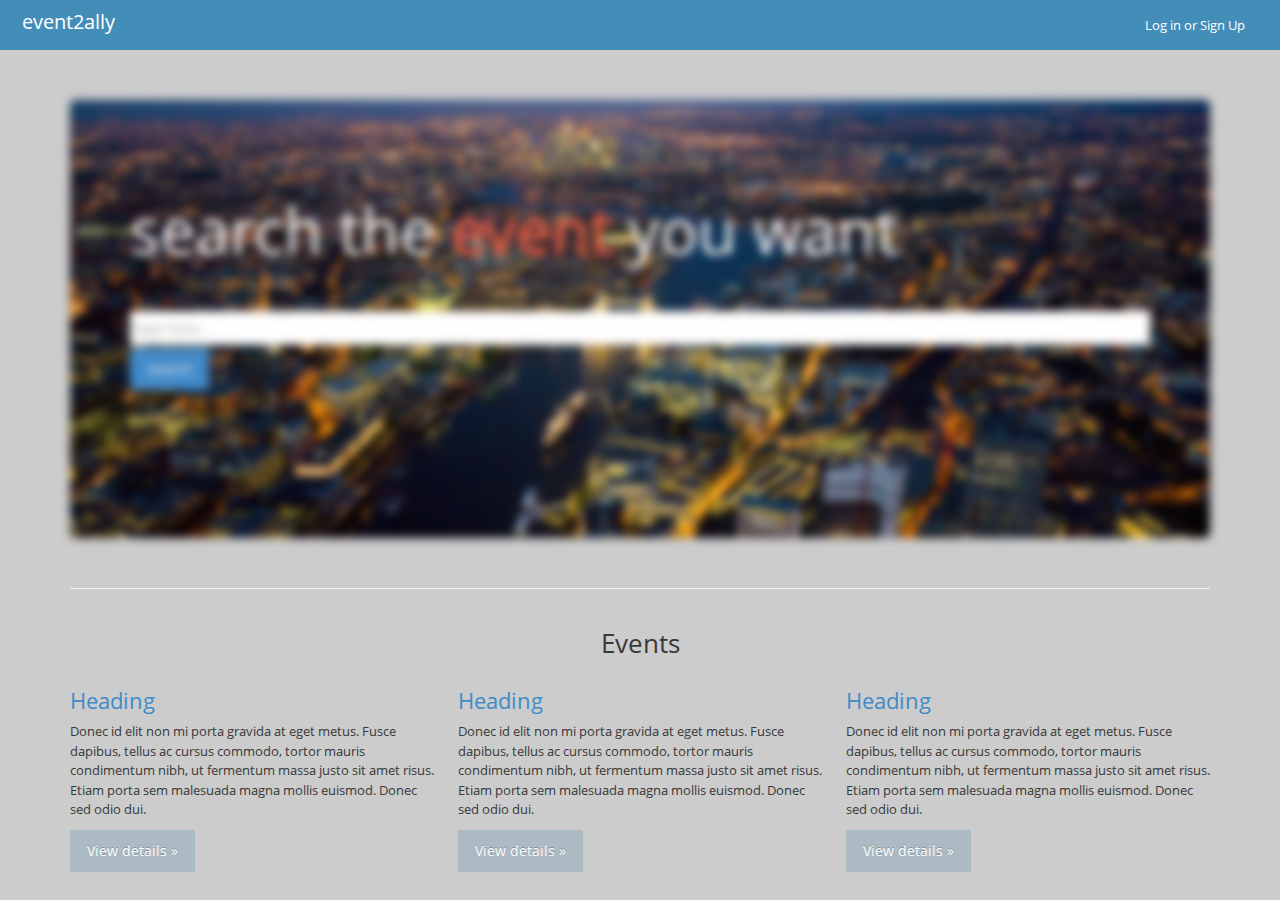
<file: index.html>
<!DOCTYPE html>
<html lang="en">
	<head>
		<meta charset="utf-8" />
		<title>Wellcome - event2ally</title>

		<meta name="description" content="overview &amp; stats" />
		<meta name="viewport" content="width=device-width, initial-scale=1.0" />

		<!-- basic styles -->

		<link href="assets/css/bootstrap.min.css" rel="stylesheet" />
		<link href="assets/css/cutom.css" rel="stylesheet" />
		<link rel="stylesheet" href="assets/css/font-awesome.min.css" />

		<!--[if IE 7]>
		  <link rel="stylesheet" href="assets/css/font-awesome-ie7.min.css" />
		<![endif]-->

		<!-- page specific plugin styles -->

		<!-- fonts -->

		<link rel="stylesheet" href="assets/css/ace-fonts.css" />

		<!-- ace styles -->

		<link rel="stylesheet" href="assets/css/ace.min.css" />
		<link rel="stylesheet" href="assets/css/ace-rtl.min.css" />
		<link rel="stylesheet" href="assets/css/ace-skins.min.css" />

		<!--[if lte IE 8]>
		  <link rel="stylesheet" href="assets/css/ace-ie.min.css" />
		<![endif]-->

		<!-- inline styles related to this page -->

		<!-- ace settings handler -->

		<script src="assets/js/ace-extra.min.js"></script>

		<!-- HTML5 shim and Respond.js IE8 support of HTML5 elements and media queries -->

		<!--[if lt IE 9]>
		<script src="assets/js/html5shiv.js"></script>
		<script src="assets/js/respond.min.js"></script>
		<![endif]-->
	</head>

	<body class="body">
		<div class="navbar navbar-default navbar-fixed-top" id="navbar">
			<script type="text/javascript">
				try{ace.settings.check('navbar' , 'fixed')}catch(e){}
			</script>

			<div class="navbar-container" id="navbar-container">
				<div class="navbar-header pull-left">
					<a href="#" class="navbar-brand">
						<small>
							
							event2ally
						</small>
					</a><!-- /.brand -->
				</div><!-- /.navbar-header -->
				<div class="navbar-header pull-right" role="navigation">
					<ul class="nav navbar-nav navbar-right">
						<li>
							<a href="login.html">Log in or Sign Up</a>
						</li>
						
						</li>
					</ul>
				</div><!-- /.navbar-header -->
			</div><!-- /.container -->
		</div>
		<div class="container" style="margin-top: 100px;">
	<div class="row clearfix">
		<div class="col-md-12 column">
			<div class="jumbotron indeks">
				<div style="margin-bottom: 50px; margin-top: 50px;">
					<h1 class="white">
						search the <b class="red">event</b> you want
					</h1>
				</div>
				<div class="form-group" style="margin-bottom: 100px;">
				 <input class="form-control" type="text" placeholder="type here...">
				 <button type="submit" class="btn btn-primary">search</button>
			    </div> 
			</div>
		</div>
	</div>
	<hr />
	<div class="row clearfix">
		<h2 class="center">Events</h2>
		<div class="col-md-4 column">
			<h3>
				<a href="#">Heading</a>
			</h3>
			<p>
				Donec id elit non mi porta gravida at eget metus. Fusce dapibus, tellus ac cursus commodo, tortor mauris condimentum nibh, ut fermentum massa justo sit amet risus. Etiam porta sem malesuada magna mollis euismod. Donec sed odio dui.
			</p>
			<p>
				<a class="btn" href="#">View details »</a>
			</p>
		</div>
		<div class="col-md-4 column">
			<h3>
				<a href="#">Heading</a>
			</h3>
			<p>
				Donec id elit non mi porta gravida at eget metus. Fusce dapibus, tellus ac cursus commodo, tortor mauris condimentum nibh, ut fermentum massa justo sit amet risus. Etiam porta sem malesuada magna mollis euismod. Donec sed odio dui.
			</p>
			<p>
				<a class="btn" href="#">View details »</a>
			</p>
		</div>
		<div class="col-md-4 column">
			<h3>
				<a href="#">Heading</a>
			</h3>
			<p>
				Donec id elit non mi porta gravida at eget metus. Fusce dapibus, tellus ac cursus commodo, tortor mauris condimentum nibh, ut fermentum massa justo sit amet risus. Etiam porta sem malesuada magna mollis euismod. Donec sed odio dui.
			</p>
			<p>
				<a class="btn" href="#">View details »</a>
			</p>
		</div>
	</div>
</div>

				<!-- basic scripts -->

		<!--[if !IE]> -->

		<script type="text/javascript">
			window.jQuery || document.write("<script src='assets/js/jquery-2.0.3.min.js'>"+"<"+"/script>");
		</script>

		<!-- <![endif]-->

		<!--[if IE]>
<script type="text/javascript">
 window.jQuery || document.write("<script src='assets/js/jquery-1.10.2.min.js'>"+"<"+"/script>");
</script>
<![endif]-->

		<script type="text/javascript">
			if("ontouchend" in document) document.write("<script src='assets/js/jquery.mobile.custom.min.js'>"+"<"+"/script>");
		</script>
		<script src="assets/js/bootstrap.min.js"></script>
		<script src="assets/js/typeahead-bs2.min.js"></script>

		<!-- page specific plugin scripts -->

		<!--[if lte IE 8]>
		  <script src="assets/js/excanvas.min.js"></script>
		<![endif]-->

		<script src="assets/js/jquery-ui-1.10.3.custom.min.js"></script>
		<script src="assets/js/jquery.ui.touch-punch.min.js"></script>
		<script src="assets/js/jquery.slimscroll.min.js"></script>
		<script src="assets/js/jquery.easy-pie-chart.min.js"></script>
		<script src="assets/js/jquery.sparkline.min.js"></script>
		<script src="assets/js/flot/jquery.flot.min.js"></script>
		<script src="assets/js/flot/jquery.flot.pie.min.js"></script>
		<script src="assets/js/flot/jquery.flot.resize.min.js"></script>
		

		<!-- ace scripts -->

		<script src="assets/js/ace-elements.min.js"></script>
		<script src="assets/js/ace.min.js"></script>

		<!-- inline scripts related to this page -->

		
	</body>
</html>
</file>
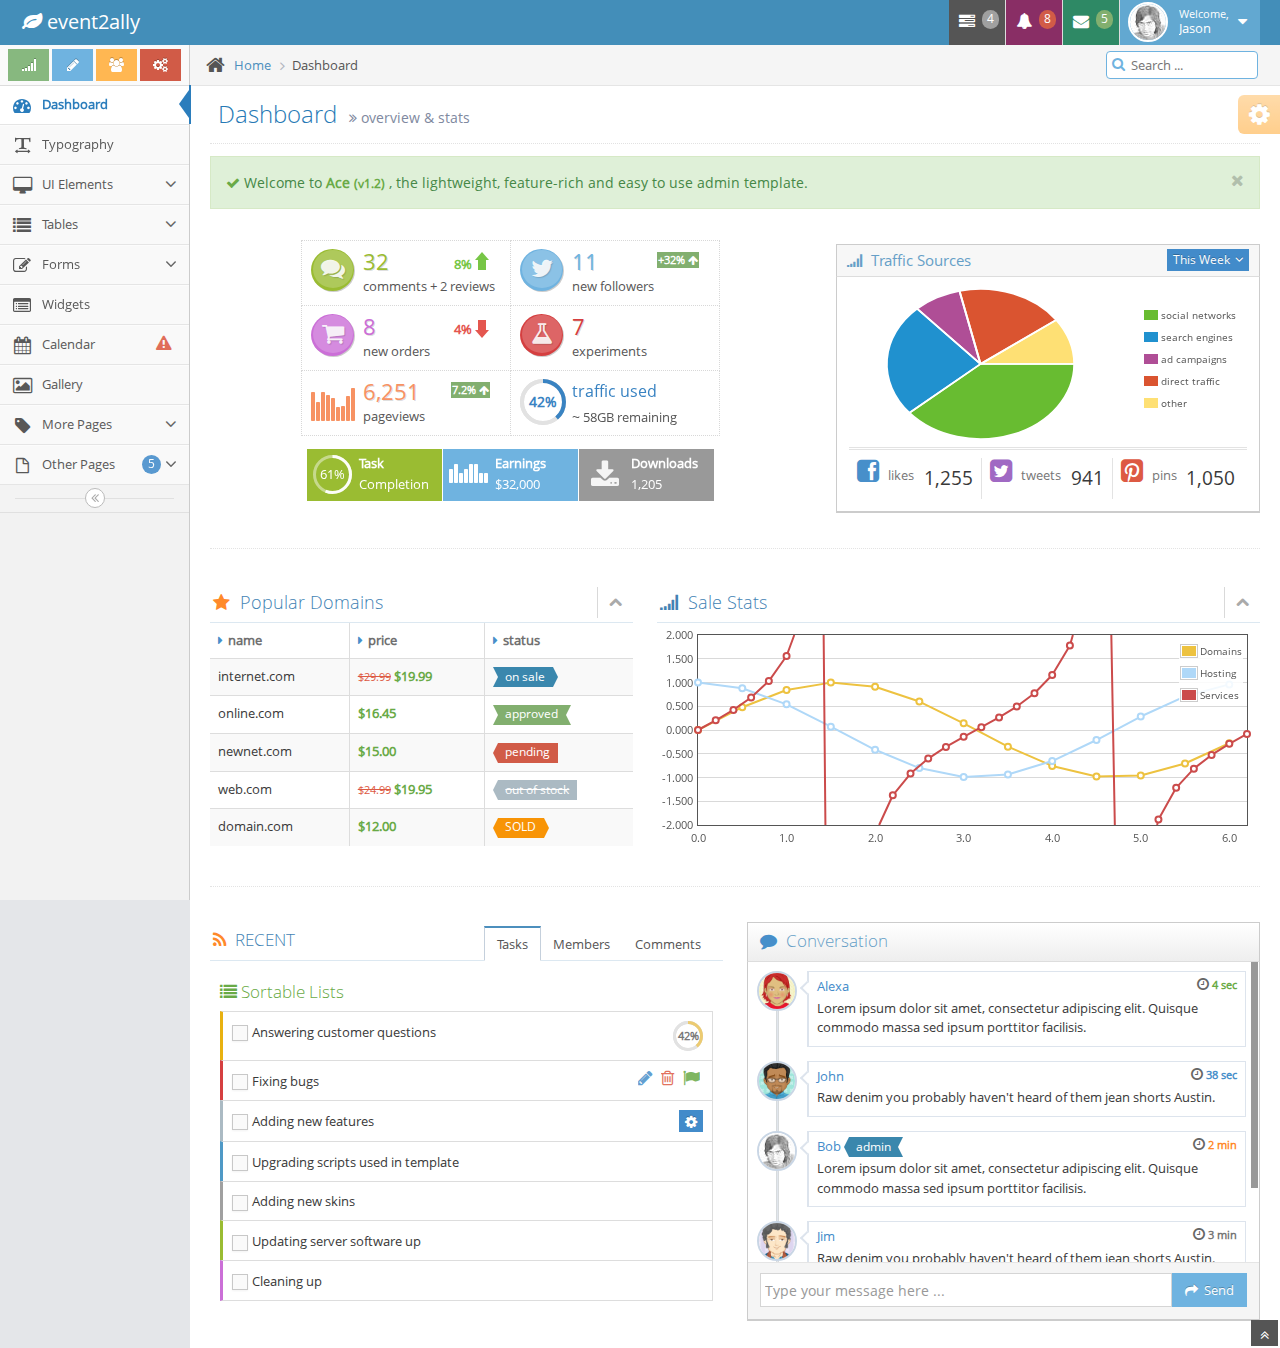
<file: coba.html>
<!DOCTYPE html>
<html lang="en">
	<head>
		<meta charset="utf-8" />
		<title>Dashboard - event2ally</title>

		<meta name="description" content="overview &amp; stats" />
		<meta name="viewport" content="width=device-width, initial-scale=1.0" />

		<!-- basic styles -->

		<link href="assets/css/bootstrap.min.css" rel="stylesheet" />
		<link rel="stylesheet" href="assets/css/font-awesome.min.css" />

		<!--[if IE 7]>
		  <link rel="stylesheet" href="assets/css/font-awesome-ie7.min.css" />
		<![endif]-->

		<!-- page specific plugin styles -->

		<!-- fonts -->

		<link rel="stylesheet" href="assets/css/ace-fonts.css" />

		<!-- ace styles -->

		<link rel="stylesheet" href="assets/css/ace.min.css" />
		<link rel="stylesheet" href="assets/css/ace-rtl.min.css" />
		<link rel="stylesheet" href="assets/css/ace-skins.min.css" />

		<!--[if lte IE 8]>
		  <link rel="stylesheet" href="assets/css/ace-ie.min.css" />
		<![endif]-->

		<!-- inline styles related to this page -->

		<!-- ace settings handler -->

		<script src="assets/js/ace-extra.min.js"></script>

		<!-- HTML5 shim and Respond.js IE8 support of HTML5 elements and media queries -->

		<!--[if lt IE 9]>
		<script src="assets/js/html5shiv.js"></script>
		<script src="assets/js/respond.min.js"></script>
		<![endif]-->
	</head>

	<body>
		<div class="navbar navbar-default" id="navbar">
			<script type="text/javascript">
				try{ace.settings.check('navbar' , 'fixed')}catch(e){}
			</script>

			<div class="navbar-container" id="navbar-container">
				<div class="navbar-header pull-left">
					<a href="#" class="navbar-brand">
						<small>
							<i class="icon-leaf"></i>
							event2ally
						</small>
					</a><!-- /.brand -->
				</div><!-- /.navbar-header -->

				<div class="navbar-header pull-right" role="navigation">
					<ul class="nav ace-nav">
						<li class="grey">
							<a data-toggle="dropdown" class="dropdown-toggle" href="#">
								<i class="icon-tasks"></i>
								<span class="badge badge-grey">4</span>
							</a>

							<ul class="pull-right dropdown-navbar dropdown-menu dropdown-caret dropdown-close">
								<li class="dropdown-header">
									<i class="icon-ok"></i>
									4 Tasks to complete
								</li>

								<li>
									<a href="#">
										<div class="clearfix">
											<span class="pull-left">Software Update</span>
											<span class="pull-right">65%</span>
										</div>

										<div class="progress progress-mini ">
											<div style="width:65%" class="progress-bar "></div>
										</div>
									</a>
								</li>

								<li>
									<a href="#">
										<div class="clearfix">
											<span class="pull-left">Hardware Upgrade</span>
											<span class="pull-right">35%</span>
										</div>

										<div class="progress progress-mini ">
											<div style="width:35%" class="progress-bar progress-bar-danger"></div>
										</div>
									</a>
								</li>

								<li>
									<a href="#">
										<div class="clearfix">
											<span class="pull-left">Unit Testing</span>
											<span class="pull-right">15%</span>
										</div>

										<div class="progress progress-mini ">
											<div style="width:15%" class="progress-bar progress-bar-warning"></div>
										</div>
									</a>
								</li>

								<li>
									<a href="#">
										<div class="clearfix">
											<span class="pull-left">Bug Fixes</span>
											<span class="pull-right">90%</span>
										</div>

										<div class="progress progress-mini progress-striped active">
											<div style="width:90%" class="progress-bar progress-bar-success"></div>
										</div>
									</a>
								</li>

								<li>
									<a href="#">
										See tasks with details
										<i class="icon-arrow-right"></i>
									</a>
								</li>
							</ul>
						</li>

						<li class="purple">
							<a data-toggle="dropdown" class="dropdown-toggle" href="#">
								<i class="icon-bell-alt icon-animated-bell"></i>
								<span class="badge badge-important">8</span>
							</a>

							<ul class="pull-right dropdown-navbar navbar-pink dropdown-menu dropdown-caret dropdown-close">
								<li class="dropdown-header">
									<i class="icon-warning-sign"></i>
									8 Notifications
								</li>

								<li>
									<a href="#">
										<div class="clearfix">
											<span class="pull-left">
												<i class="btn btn-xs no-hover btn-pink icon-comment"></i>
												New Comments
											</span>
											<span class="pull-right badge badge-info">+12</span>
										</div>
									</a>
								</li>

								<li>
									<a href="#">
										<i class="btn btn-xs btn-primary icon-user"></i>
										Bob just signed up as an editor ...
									</a>
								</li>

								<li>
									<a href="#">
										<div class="clearfix">
											<span class="pull-left">
												<i class="btn btn-xs no-hover btn-success icon-shopping-cart"></i>
												New Orders
											</span>
											<span class="pull-right badge badge-success">+8</span>
										</div>
									</a>
								</li>

								<li>
									<a href="#">
										<div class="clearfix">
											<span class="pull-left">
												<i class="btn btn-xs no-hover btn-info icon-twitter"></i>
												Followers
											</span>
											<span class="pull-right badge badge-info">+11</span>
										</div>
									</a>
								</li>

								<li>
									<a href="#">
										See all notifications
										<i class="icon-arrow-right"></i>
									</a>
								</li>
							</ul>
						</li>

						<li class="green">
							<a data-toggle="dropdown" class="dropdown-toggle" href="#">
								<i class="icon-envelope icon-animated-vertical"></i>
								<span class="badge badge-success">5</span>
							</a>

							<ul class="pull-right dropdown-navbar dropdown-menu dropdown-caret dropdown-close">
								<li class="dropdown-header">
									<i class="icon-envelope-alt"></i>
									5 Messages
								</li>

								<li>
									<a href="#">
										<img src="assets/avatars/avatar.png" class="msg-photo" alt="Alex's Avatar" />
										<span class="msg-body">
											<span class="msg-title">
												<span class="blue">Alex:</span>
												Ciao sociis natoque penatibus et auctor ...
											</span>

											<span class="msg-time">
												<i class="icon-time"></i>
												<span>a moment ago</span>
											</span>
										</span>
									</a>
								</li>

								<li>
									<a href="#">
										<img src="assets/avatars/avatar3.png" class="msg-photo" alt="Susan's Avatar" />
										<span class="msg-body">
											<span class="msg-title">
												<span class="blue">Susan:</span>
												Vestibulum id ligula porta felis euismod ...
											</span>

											<span class="msg-time">
												<i class="icon-time"></i>
												<span>20 minutes ago</span>
											</span>
										</span>
									</a>
								</li>

								<li>
									<a href="#">
										<img src="assets/avatars/avatar4.png" class="msg-photo" alt="Bob's Avatar" />
										<span class="msg-body">
											<span class="msg-title">
												<span class="blue">Bob:</span>
												Nullam quis risus eget urna mollis ornare ...
											</span>

											<span class="msg-time">
												<i class="icon-time"></i>
												<span>3:15 pm</span>
											</span>
										</span>
									</a>
								</li>

								<li>
									<a href="inbox.html">
										See all messages
										<i class="icon-arrow-right"></i>
									</a>
								</li>
							</ul>
						</li>

						<li class="light-blue">
							<a data-toggle="dropdown" href="#" class="dropdown-toggle">
								<img class="nav-user-photo" src="assets/avatars/user.jpg" alt="Jason's Photo" />
								<span class="user-info">
									<small>Welcome,</small>
									Jason
								</span>

								<i class="icon-caret-down"></i>
							</a>

							<ul class="user-menu pull-right dropdown-menu dropdown-yellow dropdown-caret dropdown-close">
								<li>
									<a href="#">
										<i class="icon-cog"></i>
										Settings
									</a>
								</li>

								<li>
									<a href="#">
										<i class="icon-user"></i>
										Profile
									</a>
								</li>

								<li class="divider"></li>

								<li>
									<a href="#">
										<i class="icon-off"></i>
										Logout
									</a>
								</li>
							</ul>
						</li>
					</ul><!-- /.ace-nav -->
				</div><!-- /.navbar-header -->
			</div><!-- /.container -->
		</div>

		<div class="main-container" id="main-container">
			<script type="text/javascript">
				try{ace.settings.check('main-container' , 'fixed')}catch(e){}
			</script>

			<div class="main-container-inner">
				<a class="menu-toggler" id="menu-toggler" href="#">
					<span class="menu-text"></span>
				</a>

				<div class="sidebar" id="sidebar">
					<script type="text/javascript">
						try{ace.settings.check('sidebar' , 'fixed')}catch(e){}
					</script>

					<div class="sidebar-shortcuts" id="sidebar-shortcuts">
						<div class="sidebar-shortcuts-large" id="sidebar-shortcuts-large">
							<button class="btn btn-success">
								<i class="icon-signal"></i>
							</button>

							<button class="btn btn-info">
								<i class="icon-pencil"></i>
							</button>

							<button class="btn btn-warning">
								<i class="icon-group"></i>
							</button>

							<button class="btn btn-danger">
								<i class="icon-cogs"></i>
							</button>
						</div>

						<div class="sidebar-shortcuts-mini" id="sidebar-shortcuts-mini">
							<span class="btn btn-success"></span>

							<span class="btn btn-info"></span>

							<span class="btn btn-warning"></span>

							<span class="btn btn-danger"></span>
						</div>
					</div><!-- #sidebar-shortcuts -->

					<ul class="nav nav-list">
						<li class="active">
							<a href="index.html">
								<i class="icon-dashboard"></i>
								<span class="menu-text"> Dashboard </span>
							</a>
						</li>

						<li>
							<a href="typography.html">
								<i class="icon-text-width"></i>
								<span class="menu-text"> Typography </span>
							</a>
						</li>

						<li>
							<a href="#" class="dropdown-toggle">
								<i class="icon-desktop"></i>
								<span class="menu-text"> UI Elements </span>

								<b class="arrow icon-angle-down"></b>
							</a>

							<ul class="submenu">
								<li>
									<a href="elements.html">
										<i class="icon-double-angle-right"></i>
										Elements
									</a>
								</li>

								<li>
									<a href="buttons.html">
										<i class="icon-double-angle-right"></i>
										Buttons &amp; Icons
									</a>
								</li>

								<li>
									<a href="treeview.html">
										<i class="icon-double-angle-right"></i>
										Treeview
									</a>
								</li>

								<li>
									<a href="jquery-ui.html">
										<i class="icon-double-angle-right"></i>
										jQuery UI
									</a>
								</li>

								<li>
									<a href="nestable-list.html">
										<i class="icon-double-angle-right"></i>
										Nestable Lists
									</a>
								</li>

								<li>
									<a href="#" class="dropdown-toggle">
										<i class="icon-double-angle-right"></i>

										Three Level Menu
										<b class="arrow icon-angle-down"></b>
									</a>

									<ul class="submenu">
										<li>
											<a href="#">
												<i class="icon-leaf"></i>
												Item #1
											</a>
										</li>

										<li>
											<a href="#" class="dropdown-toggle">
												<i class="icon-pencil"></i>

												4th level
												<b class="arrow icon-angle-down"></b>
											</a>

											<ul class="submenu">
												<li>
													<a href="#">
														<i class="icon-plus"></i>
														Add Product
													</a>
												</li>

												<li>
													<a href="#">
														<i class="icon-eye-open"></i>
														View Products
													</a>
												</li>
											</ul>
										</li>
									</ul>
								</li>
							</ul>
						</li>

						<li>
							<a href="#" class="dropdown-toggle">
								<i class="icon-list"></i>
								<span class="menu-text"> Tables </span>

								<b class="arrow icon-angle-down"></b>
							</a>

							<ul class="submenu">
								<li>
									<a href="tables.html">
										<i class="icon-double-angle-right"></i>
										Simple &amp; Dynamic
									</a>
								</li>

								<li>
									<a href="jqgrid.html">
										<i class="icon-double-angle-right"></i>
										jqGrid plugin
									</a>
								</li>
							</ul>
						</li>

						<li>
							<a href="#" class="dropdown-toggle">
								<i class="icon-edit"></i>
								<span class="menu-text"> Forms </span>

								<b class="arrow icon-angle-down"></b>
							</a>

							<ul class="submenu">
								<li>
									<a href="form-elements.html">
										<i class="icon-double-angle-right"></i>
										Form Elements
									</a>
								</li>

								<li>
									<a href="form-wizard.html">
										<i class="icon-double-angle-right"></i>
										Wizard &amp; Validation
									</a>
								</li>

								<li>
									<a href="wysiwyg.html">
										<i class="icon-double-angle-right"></i>
										Wysiwyg &amp; Markdown
									</a>
								</li>

								<li>
									<a href="dropzone.html">
										<i class="icon-double-angle-right"></i>
										Dropzone File Upload
									</a>
								</li>
							</ul>
						</li>

						<li>
							<a href="widgets.html">
								<i class="icon-list-alt"></i>
								<span class="menu-text"> Widgets </span>
							</a>
						</li>

						<li>
							<a href="calendar.html">
								<i class="icon-calendar"></i>

								<span class="menu-text">
									Calendar
									<span class="badge badge-transparent tooltip-error" title="2&nbsp;Important&nbsp;Events">
										<i class="icon-warning-sign red bigger-130"></i>
									</span>
								</span>
							</a>
						</li>

						<li>
							<a href="gallery.html">
								<i class="icon-picture"></i>
								<span class="menu-text"> Gallery </span>
							</a>
						</li>

						<li>
							<a href="#" class="dropdown-toggle">
								<i class="icon-tag"></i>
								<span class="menu-text"> More Pages </span>

								<b class="arrow icon-angle-down"></b>
							</a>

							<ul class="submenu">
								<li>
									<a href="profile.html">
										<i class="icon-double-angle-right"></i>
										User Profile
									</a>
								</li>

								<li>
									<a href="inbox.html">
										<i class="icon-double-angle-right"></i>
										Inbox
									</a>
								</li>

								<li>
									<a href="pricing.html">
										<i class="icon-double-angle-right"></i>
										Pricing Tables
									</a>
								</li>

								<li>
									<a href="invoice.html">
										<i class="icon-double-angle-right"></i>
										Invoice
									</a>
								</li>

								<li>
									<a href="timeline.html">
										<i class="icon-double-angle-right"></i>
										Timeline
									</a>
								</li>

								<li>
									<a href="login.html">
										<i class="icon-double-angle-right"></i>
										Login &amp; Register
									</a>
								</li>
							</ul>
						</li>

						<li>
							<a href="#" class="dropdown-toggle">
								<i class="icon-file-alt"></i>

								<span class="menu-text">
									Other Pages
									<span class="badge badge-primary ">5</span>
								</span>

								<b class="arrow icon-angle-down"></b>
							</a>

							<ul class="submenu">
								<li>
									<a href="faq.html">
										<i class="icon-double-angle-right"></i>
										FAQ
									</a>
								</li>

								<li>
									<a href="error-404.html">
										<i class="icon-double-angle-right"></i>
										Error 404
									</a>
								</li>

								<li>
									<a href="error-500.html">
										<i class="icon-double-angle-right"></i>
										Error 500
									</a>
								</li>

								<li>
									<a href="grid.html">
										<i class="icon-double-angle-right"></i>
										Grid
									</a>
								</li>

								<li>
									<a href="blank.html">
										<i class="icon-double-angle-right"></i>
										Blank Page
									</a>
								</li>
							</ul>
						</li>
					</ul><!-- /.nav-list -->

					<div class="sidebar-collapse" id="sidebar-collapse">
						<i class="icon-double-angle-left" data-icon1="icon-double-angle-left" data-icon2="icon-double-angle-right"></i>
					</div>

					<script type="text/javascript">
						try{ace.settings.check('sidebar' , 'collapsed')}catch(e){}
					</script>
				</div>

				<div class="main-content">
					<div class="breadcrumbs" id="breadcrumbs">
						<script type="text/javascript">
							try{ace.settings.check('breadcrumbs' , 'fixed')}catch(e){}
						</script>

						<ul class="breadcrumb">
							<li>
								<i class="icon-home home-icon"></i>
								<a href="#">Home</a>
							</li>
							<li class="active">Dashboard</li>
						</ul><!-- .breadcrumb -->

						<div class="nav-search" id="nav-search">
							<form class="form-search">
								<span class="input-icon">
									<input type="text" placeholder="Search ..." class="nav-search-input" id="nav-search-input" autocomplete="off" />
									<i class="icon-search nav-search-icon"></i>
								</span>
							</form>
						</div><!-- #nav-search -->
					</div>

					<div class="page-content">
						<div class="page-header">
							<h1>
								Dashboard
								<small>
									<i class="icon-double-angle-right"></i>
									overview &amp; stats
								</small>
							</h1>
						</div><!-- /.page-header -->

						<div class="row">
							<div class="col-xs-12">
								<!-- PAGE CONTENT BEGINS -->

								<div class="alert alert-block alert-success">
									<button type="button" class="close" data-dismiss="alert">
										<i class="icon-remove"></i>
									</button>

									<i class="icon-ok green"></i>

									Welcome to
									<strong class="green">
										Ace
										<small>(v1.2)</small>
									</strong>
									,
	the lightweight, feature-rich and easy to use admin template.
								</div>

								<div class="row">
									<div class="space-6"></div>

									<div class="col-sm-7 infobox-container">
										<div class="infobox infobox-green  ">
											<div class="infobox-icon">
												<i class="icon-comments"></i>
											</div>

											<div class="infobox-data">
												<span class="infobox-data-number">32</span>
												<div class="infobox-content">comments + 2 reviews</div>
											</div>
											<div class="stat stat-success">8%</div>
										</div>

										<div class="infobox infobox-blue  ">
											<div class="infobox-icon">
												<i class="icon-twitter"></i>
											</div>

											<div class="infobox-data">
												<span class="infobox-data-number">11</span>
												<div class="infobox-content">new followers</div>
											</div>

											<div class="badge badge-success">
												+32%
												<i class="icon-arrow-up"></i>
											</div>
										</div>

										<div class="infobox infobox-pink  ">
											<div class="infobox-icon">
												<i class="icon-shopping-cart"></i>
											</div>

											<div class="infobox-data">
												<span class="infobox-data-number">8</span>
												<div class="infobox-content">new orders</div>
											</div>
											<div class="stat stat-important">4%</div>
										</div>

										<div class="infobox infobox-red  ">
											<div class="infobox-icon">
												<i class="icon-beaker"></i>
											</div>

											<div class="infobox-data">
												<span class="infobox-data-number">7</span>
												<div class="infobox-content">experiments</div>
											</div>
										</div>

										<div class="infobox infobox-orange2  ">
											<div class="infobox-chart">
												<span class="sparkline" data-values="196,128,202,177,154,94,100,170,224"></span>
											</div>

											<div class="infobox-data">
												<span class="infobox-data-number">6,251</span>
												<div class="infobox-content">pageviews</div>
											</div>

											<div class="badge badge-success">
												7.2%
												<i class="icon-arrow-up"></i>
											</div>
										</div>

										<div class="infobox infobox-blue2  ">
											<div class="infobox-progress">
												<div class="easy-pie-chart percentage" data-percent="42" data-size="46">
													<span class="percent">42</span>%
												</div>
											</div>

											<div class="infobox-data">
												<span class="infobox-text">traffic used</span>

												<div class="infobox-content">
													<span class="bigger-110">~</span>
													58GB remaining
												</div>
											</div>
										</div>

										<div class="space-6"></div>

										<div class="infobox infobox-green infobox-small infobox-dark">
											<div class="infobox-progress">
												<div class="easy-pie-chart percentage" data-percent="61" data-size="39">
													<span class="percent">61</span>%
												</div>
											</div>

											<div class="infobox-data">
												<div class="infobox-content">Task</div>
												<div class="infobox-content">Completion</div>
											</div>
										</div>

										<div class="infobox infobox-blue infobox-small infobox-dark">
											<div class="infobox-chart">
												<span class="sparkline" data-values="3,4,2,3,4,4,2,2"></span>
											</div>

											<div class="infobox-data">
												<div class="infobox-content">Earnings</div>
												<div class="infobox-content">$32,000</div>
											</div>
										</div>

										<div class="infobox infobox-grey infobox-small infobox-dark">
											<div class="infobox-icon">
												<i class="icon-download-alt"></i>
											</div>

											<div class="infobox-data">
												<div class="infobox-content">Downloads</div>
												<div class="infobox-content">1,205</div>
											</div>
										</div>
									</div>

									<div class="vspace-sm"></div>

									<div class="col-sm-5">
										<div class="widget-box">
											<div class="widget-header widget-header-flat widget-header-small">
												<h5>
													<i class="icon-signal"></i>
													Traffic Sources
												</h5>

												<div class="widget-toolbar no-border">
													<button class="btn btn-minier btn-primary dropdown-toggle" data-toggle="dropdown">
														This Week
														<i class="icon-angle-down icon-on-right bigger-110"></i>
													</button>

													<ul class="dropdown-menu pull-right dropdown-125 dropdown-lighter dropdown-caret">
														<li class="active">
															<a href="#" class="blue">
																<i class="icon-caret-right bigger-110">&nbsp;</i>
																This Week
															</a>
														</li>

														<li>
															<a href="#">
																<i class="icon-caret-right bigger-110 invisible">&nbsp;</i>
																Last Week
															</a>
														</li>

														<li>
															<a href="#">
																<i class="icon-caret-right bigger-110 invisible">&nbsp;</i>
																This Month
															</a>
														</li>

														<li>
															<a href="#">
																<i class="icon-caret-right bigger-110 invisible">&nbsp;</i>
																Last Month
															</a>
														</li>
													</ul>
												</div>
											</div>

											<div class="widget-body">
												<div class="widget-main">
													<div id="piechart-placeholder"></div>

													<div class="hr hr8 hr-double"></div>

													<div class="clearfix">
														<div class="grid3">
															<span class="grey">
																<i class="icon-facebook-sign icon-2x blue"></i>
																&nbsp; likes
															</span>
															<h4 class="bigger pull-right">1,255</h4>
														</div>

														<div class="grid3">
															<span class="grey">
																<i class="icon-twitter-sign icon-2x purple"></i>
																&nbsp; tweets
															</span>
															<h4 class="bigger pull-right">941</h4>
														</div>

														<div class="grid3">
															<span class="grey">
																<i class="icon-pinterest-sign icon-2x red"></i>
																&nbsp; pins
															</span>
															<h4 class="bigger pull-right">1,050</h4>
														</div>
													</div>
												</div><!-- /widget-main -->
											</div><!-- /widget-body -->
										</div><!-- /widget-box -->
									</div><!-- /span -->
								</div><!-- /row -->

								<div class="hr hr32 hr-dotted"></div>

								<div class="row">
									<div class="col-sm-5">
										<div class="widget-box transparent">
											<div class="widget-header widget-header-flat">
												<h4 class="lighter">
													<i class="icon-star orange"></i>
													Popular Domains
												</h4>

												<div class="widget-toolbar">
													<a href="#" data-action="collapse">
														<i class="icon-chevron-up"></i>
													</a>
												</div>
											</div>

											<div class="widget-body">
												<div class="widget-main no-padding">
													<table class="table table-bordered table-striped">
														<thead class="thin-border-bottom">
															<tr>
																<th>
																	<i class="icon-caret-right blue"></i>
																	name
																</th>

																<th>
																	<i class="icon-caret-right blue"></i>
																	price
																</th>

																<th class="hidden-480">
																	<i class="icon-caret-right blue"></i>
																	status
																</th>
															</tr>
														</thead>

														<tbody>
															<tr>
																<td>internet.com</td>

																<td>
																	<small>
																		<s class="red">$29.99</s>
																	</small>
																	<b class="green">$19.99</b>
																</td>

																<td class="hidden-480">
																	<span class="label label-info arrowed-right arrowed-in">on sale</span>
																</td>
															</tr>

															<tr>
																<td>online.com</td>

																<td>
																	<small>
																		<s class="red"></s>
																	</small>
																	<b class="green">$16.45</b>
																</td>

																<td class="hidden-480">
																	<span class="label label-success arrowed-in arrowed-in-right">approved</span>
																</td>
															</tr>

															<tr>
																<td>newnet.com</td>

																<td>
																	<small>
																		<s class="red"></s>
																	</small>
																	<b class="green">$15.00</b>
																</td>

																<td class="hidden-480">
																	<span class="label label-danger arrowed">pending</span>
																</td>
															</tr>

															<tr>
																<td>web.com</td>

																<td>
																	<small>
																		<s class="red">$24.99</s>
																	</small>
																	<b class="green">$19.95</b>
																</td>

																<td class="hidden-480">
																	<span class="label arrowed">
																		<s>out of stock</s>
																	</span>
																</td>
															</tr>

															<tr>
																<td>domain.com</td>

																<td>
																	<small>
																		<s class="red"></s>
																	</small>
																	<b class="green">$12.00</b>
																</td>

																<td class="hidden-480">
																	<span class="label label-warning arrowed arrowed-right">SOLD</span>
																</td>
															</tr>
														</tbody>
													</table>
												</div><!-- /widget-main -->
											</div><!-- /widget-body -->
										</div><!-- /widget-box -->
									</div>

									<div class="col-sm-7">
										<div class="widget-box transparent">
											<div class="widget-header widget-header-flat">
												<h4 class="lighter">
													<i class="icon-signal"></i>
													Sale Stats
												</h4>

												<div class="widget-toolbar">
													<a href="#" data-action="collapse">
														<i class="icon-chevron-up"></i>
													</a>
												</div>
											</div>

											<div class="widget-body">
												<div class="widget-main padding-4">
													<div id="sales-charts"></div>
												</div><!-- /widget-main -->
											</div><!-- /widget-body -->
										</div><!-- /widget-box -->
									</div>
								</div>

								<div class="hr hr32 hr-dotted"></div>

								<div class="row">
									<div class="col-sm-6">
										<div class="widget-box transparent" id="recent-box">
											<div class="widget-header">
												<h4 class="lighter smaller">
													<i class="icon-rss orange"></i>
													RECENT
												</h4>

												<div class="widget-toolbar no-border">
													<ul class="nav nav-tabs" id="recent-tab">
														<li class="active">
															<a data-toggle="tab" href="#task-tab">Tasks</a>
														</li>

														<li>
															<a data-toggle="tab" href="#member-tab">Members</a>
														</li>

														<li>
															<a data-toggle="tab" href="#comment-tab">Comments</a>
														</li>
													</ul>
												</div>
											</div>

											<div class="widget-body">
												<div class="widget-main padding-4">
													<div class="tab-content padding-8 overflow-visible">
														<div id="task-tab" class="tab-pane active">
															<h4 class="smaller lighter green">
																<i class="icon-list"></i>
																Sortable Lists
															</h4>

															<ul id="tasks" class="item-list">
																<li class="item-orange clearfix">
																	<label class="inline">
																		<input type="checkbox" class="ace" />
																		<span class="lbl"> Answering customer questions</span>
																	</label>

																	<div class="pull-right easy-pie-chart percentage" data-size="30" data-color="#ECCB71" data-percent="42">
																		<span class="percent">42</span>%
																	</div>
																</li>

																<li class="item-red clearfix">
																	<label class="inline">
																		<input type="checkbox" class="ace" />
																		<span class="lbl"> Fixing bugs</span>
																	</label>

																	<div class="pull-right action-buttons">
																		<a href="#" class="blue">
																			<i class="icon-pencil bigger-130"></i>
																		</a>

																		<span class="vbar"></span>

																		<a href="#" class="red">
																			<i class="icon-trash bigger-130"></i>
																		</a>

																		<span class="vbar"></span>

																		<a href="#" class="green">
																			<i class="icon-flag bigger-130"></i>
																		</a>
																	</div>
																</li>

																<li class="item-default clearfix">
																	<label class="inline">
																		<input type="checkbox" class="ace" />
																		<span class="lbl"> Adding new features</span>
																	</label>

																	<div class="inline pull-right position-relative dropdown-hover">
																		<button class="btn btn-minier bigger btn-primary">
																			<i class="icon-cog icon-only bigger-120"></i>
																		</button>

																		<ul class="dropdown-menu dropdown-only-icon dropdown-yellow dropdown-caret dropdown-close pull-right">
																			<li>
																				<a href="#" class="tooltip-success" data-rel="tooltip" title="Mark&nbsp;as&nbsp;done">
																					<span class="green">
																						<i class="icon-ok bigger-110"></i>
																					</span>
																				</a>
																			</li>

																			<li>
																				<a href="#" class="tooltip-error" data-rel="tooltip" title="Delete">
																					<span class="red">
																						<i class="icon-trash bigger-110"></i>
																					</span>
																				</a>
																			</li>
																		</ul>
																	</div>
																</li>

																<li class="item-blue clearfix">
																	<label class="inline">
																		<input type="checkbox" class="ace" />
																		<span class="lbl"> Upgrading scripts used in template</span>
																	</label>
																</li>

																<li class="item-grey clearfix">
																	<label class="inline">
																		<input type="checkbox" class="ace" />
																		<span class="lbl"> Adding new skins</span>
																	</label>
																</li>

																<li class="item-green clearfix">
																	<label class="inline">
																		<input type="checkbox" class="ace" />
																		<span class="lbl"> Updating server software up</span>
																	</label>
																</li>

																<li class="item-pink clearfix">
																	<label class="inline">
																		<input type="checkbox" class="ace" />
																		<span class="lbl"> Cleaning up</span>
																	</label>
																</li>
															</ul>
														</div>

														<div id="member-tab" class="tab-pane">
															<div class="clearfix">
																<div class="itemdiv memberdiv">
																	<div class="user">
																		<img alt="Bob Doe's avatar" src="assets/avatars/user.jpg" />
																	</div>

																	<div class="body">
																		<div class="name">
																			<a href="#">Bob Doe</a>
																		</div>

																		<div class="time">
																			<i class="icon-time"></i>
																			<span class="green">20 min</span>
																		</div>

																		<div>
																			<span class="label label-warning label-sm">pending</span>

																			<div class="inline position-relative">
																				<button class="btn btn-minier bigger btn-yellow btn-no-border dropdown-toggle" data-toggle="dropdown">
																					<i class="icon-angle-down icon-only bigger-120"></i>
																				</button>

																				<ul class="dropdown-menu dropdown-only-icon dropdown-yellow pull-right dropdown-caret dropdown-close">
																					<li>
																						<a href="#" class="tooltip-success" data-rel="tooltip" title="Approve">
																							<span class="green">
																								<i class="icon-ok bigger-110"></i>
																							</span>
																						</a>
																					</li>

																					<li>
																						<a href="#" class="tooltip-warning" data-rel="tooltip" title="Reject">
																							<span class="orange">
																								<i class="icon-remove bigger-110"></i>
																							</span>
																						</a>
																					</li>

																					<li>
																						<a href="#" class="tooltip-error" data-rel="tooltip" title="Delete">
																							<span class="red">
																								<i class="icon-trash bigger-110"></i>
																							</span>
																						</a>
																					</li>
																				</ul>
																			</div>
																		</div>
																	</div>
																</div>

																<div class="itemdiv memberdiv">
																	<div class="user">
																		<img alt="Joe Doe's avatar" src="assets/avatars/avatar2.png" />
																	</div>

																	<div class="body">
																		<div class="name">
																			<a href="#">Joe Doe</a>
																		</div>

																		<div class="time">
																			<i class="icon-time"></i>
																			<span class="green">1 hour</span>
																		</div>

																		<div>
																			<span class="label label-warning label-sm">pending</span>

																			<div class="inline position-relative">
																				<button class="btn btn-minier bigger btn-yellow btn-no-border dropdown-toggle" data-toggle="dropdown">
																					<i class="icon-angle-down icon-only bigger-120"></i>
																				</button>

																				<ul class="dropdown-menu dropdown-only-icon dropdown-yellow pull-right dropdown-caret dropdown-close">
																					<li>
																						<a href="#" class="tooltip-success" data-rel="tooltip" title="Approve">
																							<span class="green">
																								<i class="icon-ok bigger-110"></i>
																							</span>
																						</a>
																					</li>

																					<li>
																						<a href="#" class="tooltip-warning" data-rel="tooltip" title="Reject">
																							<span class="orange">
																								<i class="icon-remove bigger-110"></i>
																							</span>
																						</a>
																					</li>

																					<li>
																						<a href="#" class="tooltip-error" data-rel="tooltip" title="Delete">
																							<span class="red">
																								<i class="icon-trash bigger-110"></i>
																							</span>
																						</a>
																					</li>
																				</ul>
																			</div>
																		</div>
																	</div>
																</div>

																<div class="itemdiv memberdiv">
																	<div class="user">
																		<img alt="Jim Doe's avatar" src="assets/avatars/avatar.png" />
																	</div>

																	<div class="body">
																		<div class="name">
																			<a href="#">Jim Doe</a>
																		</div>

																		<div class="time">
																			<i class="icon-time"></i>
																			<span class="green">2 hour</span>
																		</div>

																		<div>
																			<span class="label label-warning label-sm">pending</span>

																			<div class="inline position-relative">
																				<button class="btn btn-minier bigger btn-yellow btn-no-border dropdown-toggle" data-toggle="dropdown">
																					<i class="icon-angle-down icon-only bigger-120"></i>
																				</button>

																				<ul class="dropdown-menu dropdown-only-icon dropdown-yellow pull-right dropdown-caret dropdown-close">
																					<li>
																						<a href="#" class="tooltip-success" data-rel="tooltip" title="Approve">
																							<span class="green">
																								<i class="icon-ok bigger-110"></i>
																							</span>
																						</a>
																					</li>

																					<li>
																						<a href="#" class="tooltip-warning" data-rel="tooltip" title="Reject">
																							<span class="orange">
																								<i class="icon-remove bigger-110"></i>
																							</span>
																						</a>
																					</li>

																					<li>
																						<a href="#" class="tooltip-error" data-rel="tooltip" title="Delete">
																							<span class="red">
																								<i class="icon-trash bigger-110"></i>
																							</span>
																						</a>
																					</li>
																				</ul>
																			</div>
																		</div>
																	</div>
																</div>

																<div class="itemdiv memberdiv">
																	<div class="user">
																		<img alt="Alex Doe's avatar" src="assets/avatars/avatar5.png" />
																	</div>

																	<div class="body">
																		<div class="name">
																			<a href="#">Alex Doe</a>
																		</div>

																		<div class="time">
																			<i class="icon-time"></i>
																			<span class="green">3 hour</span>
																		</div>

																		<div>
																			<span class="label label-danger label-sm">blocked</span>
																		</div>
																	</div>
																</div>

																<div class="itemdiv memberdiv">
																	<div class="user">
																		<img alt="Bob Doe's avatar" src="assets/avatars/avatar2.png" />
																	</div>

																	<div class="body">
																		<div class="name">
																			<a href="#">Bob Doe</a>
																		</div>

																		<div class="time">
																			<i class="icon-time"></i>
																			<span class="green">6 hour</span>
																		</div>

																		<div>
																			<span class="label label-success label-sm arrowed-in">approved</span>
																		</div>
																	</div>
																</div>

																<div class="itemdiv memberdiv">
																	<div class="user">
																		<img alt="Susan's avatar" src="assets/avatars/avatar3.png" />
																	</div>

																	<div class="body">
																		<div class="name">
																			<a href="#">Susan</a>
																		</div>

																		<div class="time">
																			<i class="icon-time"></i>
																			<span class="green">yesterday</span>
																		</div>

																		<div>
																			<span class="label label-success label-sm arrowed-in">approved</span>
																		</div>
																	</div>
																</div>

																<div class="itemdiv memberdiv">
																	<div class="user">
																		<img alt="Phil Doe's avatar" src="assets/avatars/avatar4.png" />
																	</div>

																	<div class="body">
																		<div class="name">
																			<a href="#">Phil Doe</a>
																		</div>

																		<div class="time">
																			<i class="icon-time"></i>
																			<span class="green">2 days ago</span>
																		</div>

																		<div>
																			<span class="label label-info label-sm arrowed-in arrowed-in-right">online</span>
																		</div>
																	</div>
																</div>

																<div class="itemdiv memberdiv">
																	<div class="user">
																		<img alt="Alexa Doe's avatar" src="assets/avatars/avatar1.png" />
																	</div>

																	<div class="body">
																		<div class="name">
																			<a href="#">Alexa Doe</a>
																		</div>

																		<div class="time">
																			<i class="icon-time"></i>
																			<span class="green">3 days ago</span>
																		</div>

																		<div>
																			<span class="label label-success label-sm arrowed-in">approved</span>
																		</div>
																	</div>
																</div>
															</div>

															<div class="center">
																<i class="icon-group icon-2x green"></i>

																&nbsp;
																<a href="#">
																	See all members &nbsp;
																	<i class="icon-arrow-right"></i>
																</a>
															</div>

															<div class="hr hr-double hr8"></div>
														</div><!-- member-tab -->

														<div id="comment-tab" class="tab-pane">
															<div class="comments">
																<div class="itemdiv commentdiv">
																	<div class="user">
																		<img alt="Bob Doe's Avatar" src="assets/avatars/avatar.png" />
																	</div>

																	<div class="body">
																		<div class="name">
																			<a href="#">Bob Doe</a>
																		</div>

																		<div class="time">
																			<i class="icon-time"></i>
																			<span class="green">6 min</span>
																		</div>

																		<div class="text">
																			<i class="icon-quote-left"></i>
																			Lorem ipsum dolor sit amet, consectetur adipiscing elit. Quisque commodo massa sed ipsum porttitor facilisis &hellip;
																		</div>
																	</div>

																	<div class="tools">
																		<div class="inline position-relative">
																			<button class="btn btn-minier bigger btn-yellow dropdown-toggle" data-toggle="dropdown">
																				<i class="icon-angle-down icon-only bigger-120"></i>
																			</button>

																			<ul class="dropdown-menu dropdown-only-icon dropdown-yellow pull-right dropdown-caret dropdown-close">
																				<li>
																					<a href="#" class="tooltip-success" data-rel="tooltip" title="Approve">
																						<span class="green">
																							<i class="icon-ok bigger-110"></i>
																						</span>
																					</a>
																				</li>

																				<li>
																					<a href="#" class="tooltip-warning" data-rel="tooltip" title="Reject">
																						<span class="orange">
																							<i class="icon-remove bigger-110"></i>
																						</span>
																					</a>
																				</li>

																				<li>
																					<a href="#" class="tooltip-error" data-rel="tooltip" title="Delete">
																						<span class="red">
																							<i class="icon-trash bigger-110"></i>
																						</span>
																					</a>
																				</li>
																			</ul>
																		</div>
																	</div>
																</div>

																<div class="itemdiv commentdiv">
																	<div class="user">
																		<img alt="Jennifer's Avatar" src="assets/avatars/avatar1.png" />
																	</div>

																	<div class="body">
																		<div class="name">
																			<a href="#">Jennifer</a>
																		</div>

																		<div class="time">
																			<i class="icon-time"></i>
																			<span class="blue">15 min</span>
																		</div>

																		<div class="text">
																			<i class="icon-quote-left"></i>
																			Lorem ipsum dolor sit amet, consectetur adipiscing elit. Quisque commodo massa sed ipsum porttitor facilisis &hellip;
																		</div>
																	</div>

																	<div class="tools">
																		<div class="action-buttons bigger-125">
																			<a href="#">
																				<i class="icon-pencil blue"></i>
																			</a>

																			<a href="#">
																				<i class="icon-trash red"></i>
																			</a>
																		</div>
																	</div>
																</div>

																<div class="itemdiv commentdiv">
																	<div class="user">
																		<img alt="Joe's Avatar" src="assets/avatars/avatar2.png" />
																	</div>

																	<div class="body">
																		<div class="name">
																			<a href="#">Joe</a>
																		</div>

																		<div class="time">
																			<i class="icon-time"></i>
																			<span class="orange">22 min</span>
																		</div>

																		<div class="text">
																			<i class="icon-quote-left"></i>
																			Lorem ipsum dolor sit amet, consectetur adipiscing elit. Quisque commodo massa sed ipsum porttitor facilisis &hellip;
																		</div>
																	</div>

																	<div class="tools">
																		<div class="action-buttons bigger-125">
																			<a href="#">
																				<i class="icon-pencil blue"></i>
																			</a>

																			<a href="#">
																				<i class="icon-trash red"></i>
																			</a>
																		</div>
																	</div>
																</div>

																<div class="itemdiv commentdiv">
																	<div class="user">
																		<img alt="Rita's Avatar" src="assets/avatars/avatar3.png" />
																	</div>

																	<div class="body">
																		<div class="name">
																			<a href="#">Rita</a>
																		</div>

																		<div class="time">
																			<i class="icon-time"></i>
																			<span class="red">50 min</span>
																		</div>

																		<div class="text">
																			<i class="icon-quote-left"></i>
																			Lorem ipsum dolor sit amet, consectetur adipiscing elit. Quisque commodo massa sed ipsum porttitor facilisis &hellip;
																		</div>
																	</div>

																	<div class="tools">
																		<div class="action-buttons bigger-125">
																			<a href="#">
																				<i class="icon-pencil blue"></i>
																			</a>

																			<a href="#">
																				<i class="icon-trash red"></i>
																			</a>
																		</div>
																	</div>
																</div>
															</div>

															<div class="hr hr8"></div>

															<div class="center">
																<i class="icon-comments-alt icon-2x green"></i>

																&nbsp;
																<a href="#">
																	See all comments &nbsp;
																	<i class="icon-arrow-right"></i>
																</a>
															</div>

															<div class="hr hr-double hr8"></div>
														</div>
													</div>
												</div><!-- /widget-main -->
											</div><!-- /widget-body -->
										</div><!-- /widget-box -->
									</div><!-- /span -->

									<div class="col-sm-6">
										<div class="widget-box ">
											<div class="widget-header">
												<h4 class="lighter smaller">
													<i class="icon-comment blue"></i>
													Conversation
												</h4>
											</div>

											<div class="widget-body">
												<div class="widget-main no-padding">
													<div class="dialogs">
														<div class="itemdiv dialogdiv">
															<div class="user">
																<img alt="Alexa's Avatar" src="assets/avatars/avatar1.png" />
															</div>

															<div class="body">
																<div class="time">
																	<i class="icon-time"></i>
																	<span class="green">4 sec</span>
																</div>

																<div class="name">
																	<a href="#">Alexa</a>
																</div>
																<div class="text">Lorem ipsum dolor sit amet, consectetur adipiscing elit. Quisque commodo massa sed ipsum porttitor facilisis.</div>

																<div class="tools">
																	<a href="#" class="btn btn-minier btn-info">
																		<i class="icon-only icon-share-alt"></i>
																	</a>
																</div>
															</div>
														</div>

														<div class="itemdiv dialogdiv">
															<div class="user">
																<img alt="John's Avatar" src="assets/avatars/avatar.png" />
															</div>

															<div class="body">
																<div class="time">
																	<i class="icon-time"></i>
																	<span class="blue">38 sec</span>
																</div>

																<div class="name">
																	<a href="#">John</a>
																</div>
																<div class="text">Raw denim you probably haven&#39;t heard of them jean shorts Austin.</div>

																<div class="tools">
																	<a href="#" class="btn btn-minier btn-info">
																		<i class="icon-only icon-share-alt"></i>
																	</a>
																</div>
															</div>
														</div>

														<div class="itemdiv dialogdiv">
															<div class="user">
																<img alt="Bob's Avatar" src="assets/avatars/user.jpg" />
															</div>

															<div class="body">
																<div class="time">
																	<i class="icon-time"></i>
																	<span class="orange">2 min</span>
																</div>

																<div class="name">
																	<a href="#">Bob</a>
																	<span class="label label-info arrowed arrowed-in-right">admin</span>
																</div>
																<div class="text">Lorem ipsum dolor sit amet, consectetur adipiscing elit. Quisque commodo massa sed ipsum porttitor facilisis.</div>

																<div class="tools">
																	<a href="#" class="btn btn-minier btn-info">
																		<i class="icon-only icon-share-alt"></i>
																	</a>
																</div>
															</div>
														</div>

														<div class="itemdiv dialogdiv">
															<div class="user">
																<img alt="Jim's Avatar" src="assets/avatars/avatar4.png" />
															</div>

															<div class="body">
																<div class="time">
																	<i class="icon-time"></i>
																	<span class="grey">3 min</span>
																</div>

																<div class="name">
																	<a href="#">Jim</a>
																</div>
																<div class="text">Raw denim you probably haven&#39;t heard of them jean shorts Austin.</div>

																<div class="tools">
																	<a href="#" class="btn btn-minier btn-info">
																		<i class="icon-only icon-share-alt"></i>
																	</a>
																</div>
															</div>
														</div>

														<div class="itemdiv dialogdiv">
															<div class="user">
																<img alt="Alexa's Avatar" src="assets/avatars/avatar1.png" />
															</div>

															<div class="body">
																<div class="time">
																	<i class="icon-time"></i>
																	<span class="green">4 min</span>
																</div>

																<div class="name">
																	<a href="#">Alexa</a>
																</div>
																<div class="text">Lorem ipsum dolor sit amet, consectetur adipiscing elit.</div>

																<div class="tools">
																	<a href="#" class="btn btn-minier btn-info">
																		<i class="icon-only icon-share-alt"></i>
																	</a>
																</div>
															</div>
														</div>
													</div>

													<form>
														<div class="form-actions">
															<div class="input-group">
																<input placeholder="Type your message here ..." type="text" class="form-control" name="message" />
																<span class="input-group-btn">
																	<button class="btn btn-sm btn-info no-radius" type="button">
																		<i class="icon-share-alt"></i>
																		Send
																	</button>
																</span>
															</div>
														</div>
													</form>
												</div><!-- /widget-main -->
											</div><!-- /widget-body -->
										</div><!-- /widget-box -->
									</div><!-- /span -->
								</div><!-- /row -->

								<!-- PAGE CONTENT ENDS -->
							</div><!-- /.col -->
						</div><!-- /.row -->
					</div><!-- /.page-content -->
				</div><!-- /.main-content -->

				<div class="ace-settings-container" id="ace-settings-container">
					<div class="btn btn-app btn-xs btn-warning ace-settings-btn" id="ace-settings-btn">
						<i class="icon-cog bigger-150"></i>
					</div>

					<div class="ace-settings-box" id="ace-settings-box">
						<div>
							<div class="pull-left">
								<select id="skin-colorpicker" class="hide">
									<option data-skin="default" value="#438EB9">#438EB9</option>
									<option data-skin="skin-1" value="#222A2D">#222A2D</option>
									<option data-skin="skin-2" value="#C6487E">#C6487E</option>
									<option data-skin="skin-3" value="#D0D0D0">#D0D0D0</option>
								</select>
							</div>
							<span>&nbsp; Choose Skin</span>
						</div>

						<div>
							<input type="checkbox" class="ace ace-checkbox-2" id="ace-settings-navbar" />
							<label class="lbl" for="ace-settings-navbar"> Fixed Navbar</label>
						</div>

						<div>
							<input type="checkbox" class="ace ace-checkbox-2" id="ace-settings-sidebar" />
							<label class="lbl" for="ace-settings-sidebar"> Fixed Sidebar</label>
						</div>

						<div>
							<input type="checkbox" class="ace ace-checkbox-2" id="ace-settings-breadcrumbs" />
							<label class="lbl" for="ace-settings-breadcrumbs"> Fixed Breadcrumbs</label>
						</div>

						<div>
							<input type="checkbox" class="ace ace-checkbox-2" id="ace-settings-rtl" />
							<label class="lbl" for="ace-settings-rtl"> Right To Left (rtl)</label>
						</div>

						<div>
							<input type="checkbox" class="ace ace-checkbox-2" id="ace-settings-add-container" />
							<label class="lbl" for="ace-settings-add-container">
								Inside
								<b>.container</b>
							</label>
						</div>
					</div>
				</div><!-- /#ace-settings-container -->
			</div><!-- /.main-container-inner -->

			<a href="#" id="btn-scroll-up" class="btn-scroll-up btn btn-sm btn-inverse">
				<i class="icon-double-angle-up icon-only bigger-110"></i>
			</a>
		</div><!-- /.main-container -->

		<!-- basic scripts -->

		<!--[if !IE]> -->

		<script type="text/javascript">
			window.jQuery || document.write("<script src='assets/js/jquery-2.0.3.min.js'>"+"<"+"/script>");
		</script>

		<!-- <![endif]-->

		<!--[if IE]>
<script type="text/javascript">
 window.jQuery || document.write("<script src='assets/js/jquery-1.10.2.min.js'>"+"<"+"/script>");
</script>
<![endif]-->

		<script type="text/javascript">
			if("ontouchend" in document) document.write("<script src='assets/js/jquery.mobile.custom.min.js'>"+"<"+"/script>");
		</script>
		<script src="assets/js/bootstrap.min.js"></script>
		<script src="assets/js/typeahead-bs2.min.js"></script>

		<!-- page specific plugin scripts -->

		<!--[if lte IE 8]>
		  <script src="assets/js/excanvas.min.js"></script>
		<![endif]-->

		<script src="assets/js/jquery-ui-1.10.3.custom.min.js"></script>
		<script src="assets/js/jquery.ui.touch-punch.min.js"></script>
		<script src="assets/js/jquery.slimscroll.min.js"></script>
		<script src="assets/js/jquery.easy-pie-chart.min.js"></script>
		<script src="assets/js/jquery.sparkline.min.js"></script>
		<script src="assets/js/flot/jquery.flot.min.js"></script>
		<script src="assets/js/flot/jquery.flot.pie.min.js"></script>
		<script src="assets/js/flot/jquery.flot.resize.min.js"></script>

		<!-- ace scripts -->

		<script src="assets/js/ace-elements.min.js"></script>
		<script src="assets/js/ace.min.js"></script>

		<!-- inline scripts related to this page -->

		<script type="text/javascript">
			jQuery(function($) {
				$('.easy-pie-chart.percentage').each(function(){
					var $box = $(this).closest('.infobox');
					var barColor = $(this).data('color') || (!$box.hasClass('infobox-dark') ? $box.css('color') : 'rgba(255,255,255,0.95)');
					var trackColor = barColor == 'rgba(255,255,255,0.95)' ? 'rgba(255,255,255,0.25)' : '#E2E2E2';
					var size = parseInt($(this).data('size')) || 50;
					$(this).easyPieChart({
						barColor: barColor,
						trackColor: trackColor,
						scaleColor: false,
						lineCap: 'butt',
						lineWidth: parseInt(size/10),
						animate: /msie\s*(8|7|6)/.test(navigator.userAgent.toLowerCase()) ? false : 1000,
						size: size
					});
				})
			
				$('.sparkline').each(function(){
					var $box = $(this).closest('.infobox');
					var barColor = !$box.hasClass('infobox-dark') ? $box.css('color') : '#FFF';
					$(this).sparkline('html', {tagValuesAttribute:'data-values', type: 'bar', barColor: barColor , chartRangeMin:$(this).data('min') || 0} );
				});
			
			
			
			
			  var placeholder = $('#piechart-placeholder').css({'width':'90%' , 'min-height':'150px'});
			  var data = [
				{ label: "social networks",  data: 38.7, color: "#68BC31"},
				{ label: "search engines",  data: 24.5, color: "#2091CF"},
				{ label: "ad campaigns",  data: 8.2, color: "#AF4E96"},
				{ label: "direct traffic",  data: 18.6, color: "#DA5430"},
				{ label: "other",  data: 10, color: "#FEE074"}
			  ]
			  function drawPieChart(placeholder, data, position) {
			 	  $.plot(placeholder, data, {
					series: {
						pie: {
							show: true,
							tilt:0.8,
							highlight: {
								opacity: 0.25
							},
							stroke: {
								color: '#fff',
								width: 2
							},
							startAngle: 2
						}
					},
					legend: {
						show: true,
						position: position || "ne", 
						labelBoxBorderColor: null,
						margin:[-30,15]
					}
					,
					grid: {
						hoverable: true,
						clickable: true
					}
				 })
			 }
			 drawPieChart(placeholder, data);
			
			 /**
			 we saved the drawing function and the data to redraw with different position later when switching to RTL mode dynamically
			 so that's not needed actually.
			 */
			 placeholder.data('chart', data);
			 placeholder.data('draw', drawPieChart);
			
			
			
			  var $tooltip = $("<div class='tooltip top in'><div class='tooltip-inner'></div></div>").hide().appendTo('body');
			  var previousPoint = null;
			
			  placeholder.on('plothover', function (event, pos, item) {
				if(item) {
					if (previousPoint != item.seriesIndex) {
						previousPoint = item.seriesIndex;
						var tip = item.series['label'] + " : " + item.series['percent']+'%';
						$tooltip.show().children(0).text(tip);
					}
					$tooltip.css({top:pos.pageY + 10, left:pos.pageX + 10});
				} else {
					$tooltip.hide();
					previousPoint = null;
				}
				
			 });
			
			
			
			
			
			
				var d1 = [];
				for (var i = 0; i < Math.PI * 2; i += 0.5) {
					d1.push([i, Math.sin(i)]);
				}
			
				var d2 = [];
				for (var i = 0; i < Math.PI * 2; i += 0.5) {
					d2.push([i, Math.cos(i)]);
				}
			
				var d3 = [];
				for (var i = 0; i < Math.PI * 2; i += 0.2) {
					d3.push([i, Math.tan(i)]);
				}
				
			
				var sales_charts = $('#sales-charts').css({'width':'100%' , 'height':'220px'});
				$.plot("#sales-charts", [
					{ label: "Domains", data: d1 },
					{ label: "Hosting", data: d2 },
					{ label: "Services", data: d3 }
				], {
					hoverable: true,
					shadowSize: 0,
					series: {
						lines: { show: true },
						points: { show: true }
					},
					xaxis: {
						tickLength: 0
					},
					yaxis: {
						ticks: 10,
						min: -2,
						max: 2,
						tickDecimals: 3
					},
					grid: {
						backgroundColor: { colors: [ "#fff", "#fff" ] },
						borderWidth: 1,
						borderColor:'#555'
					}
				});
			
			
				$('#recent-box [data-rel="tooltip"]').tooltip({placement: tooltip_placement});
				function tooltip_placement(context, source) {
					var $source = $(source);
					var $parent = $source.closest('.tab-content')
					var off1 = $parent.offset();
					var w1 = $parent.width();
			
					var off2 = $source.offset();
					var w2 = $source.width();
			
					if( parseInt(off2.left) < parseInt(off1.left) + parseInt(w1 / 2) ) return 'right';
					return 'left';
				}
			
			
				$('.dialogs,.comments').slimScroll({
					height: '300px'
			    });
				
				
				//Android's default browser somehow is confused when tapping on label which will lead to dragging the task
				//so disable dragging when clicking on label
				var agent = navigator.userAgent.toLowerCase();
				if("ontouchstart" in document && /applewebkit/.test(agent) && /android/.test(agent))
				  $('#tasks').on('touchstart', function(e){
					var li = $(e.target).closest('#tasks li');
					if(li.length == 0)return;
					var label = li.find('label.inline').get(0);
					if(label == e.target || $.contains(label, e.target)) e.stopImmediatePropagation() ;
				});
			
				$('#tasks').sortable({
					opacity:0.8,
					revert:true,
					forceHelperSize:true,
					placeholder: 'draggable-placeholder',
					forcePlaceholderSize:true,
					tolerance:'pointer',
					stop: function( event, ui ) {//just for Chrome!!!! so that dropdowns on items don't appear below other items after being moved
						$(ui.item).css('z-index', 'auto');
					}
					}
				);
				$('#tasks').disableSelection();
				$('#tasks input:checkbox').removeAttr('checked').on('click', function(){
					if(this.checked) $(this).closest('li').addClass('selected');
					else $(this).closest('li').removeClass('selected');
				});
				
			
			})
		</script>
	</body>
</html>
</file>
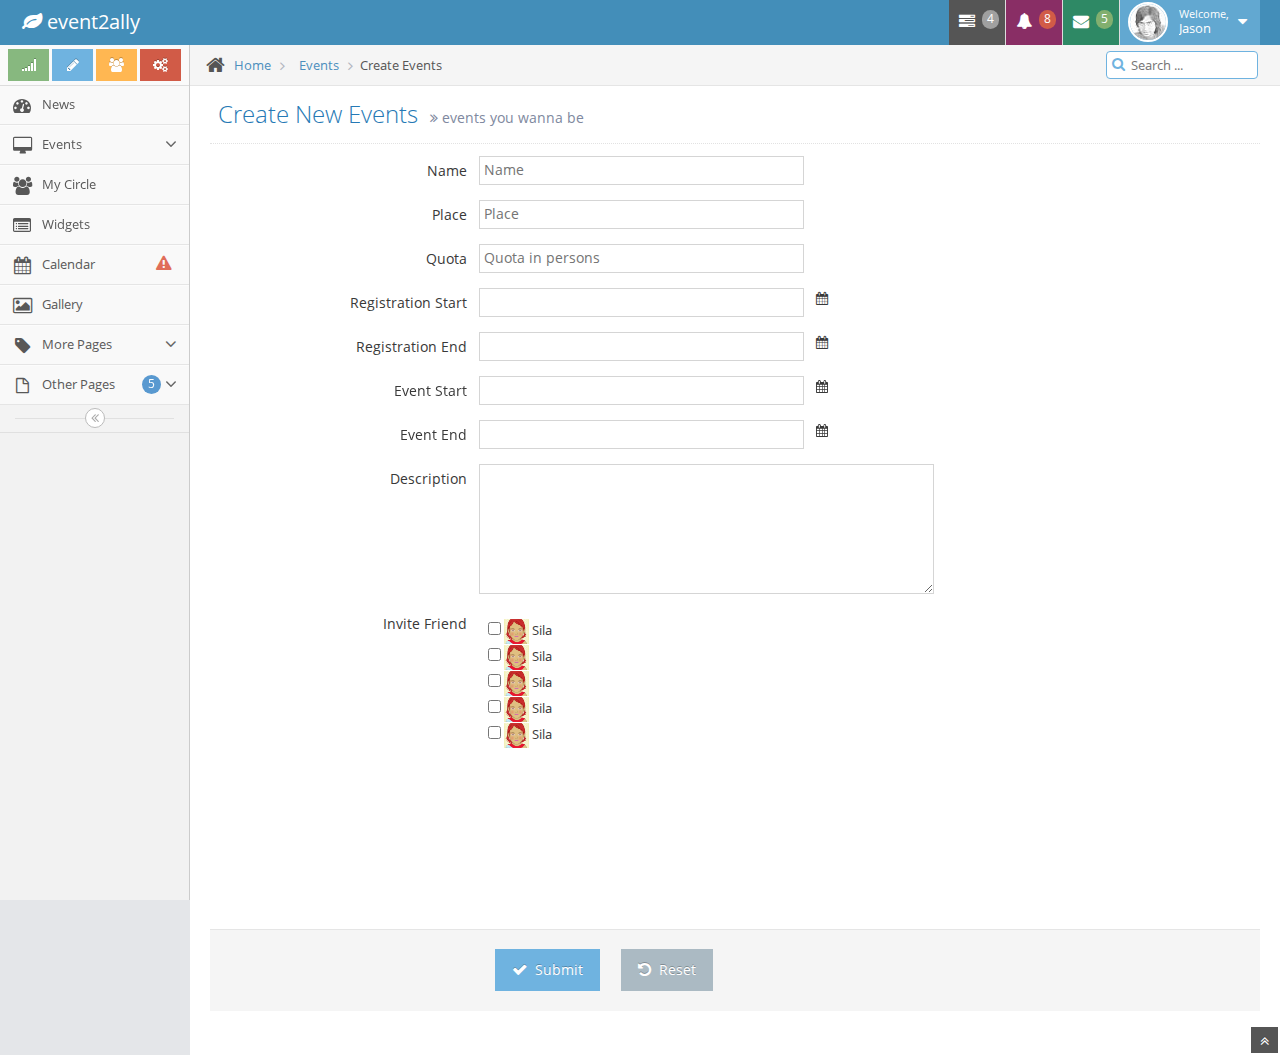
<file: event_create.html>
<!DOCTYPE html>
<html lang="en">
	<head>
		<meta charset="utf-8" />
		<title>Create Events</title>

		<meta name="description" content="Restyling jQuery UI Widgets and Elements" />
		<meta name="viewport" content="width=device-width, initial-scale=1.0" />

		<!-- basic styles -->

		<link href="assets/css/bootstrap.min.css" rel="stylesheet" />
		<link rel="stylesheet" href="assets/css/font-awesome.min.css" />

		<!--[if IE 7]>
		  <link rel="stylesheet" href="assets/css/font-awesome-ie7.min.css" />
		<![endif]-->

		<!-- page specific plugin styles -->

		<link rel="stylesheet" href="assets/css/jquery-ui-1.10.3.full.min.css" />

		<!-- fonts -->

		<link rel="stylesheet" href="assets/css/ace-fonts.css" />

		<!-- ace styles -->

		<link rel="stylesheet" href="assets/css/ace.min.css" />
		<link rel="stylesheet" href="assets/css/ace-rtl.min.css" />
		<link rel="stylesheet" href="assets/css/ace-skins.min.css" />

		<!--[if lte IE 8]>
		  <link rel="stylesheet" href="assets/css/ace-ie.min.css" />
		<![endif]-->

		<!-- inline styles related to this page -->

		<!-- ace settings handler -->

		<script src="assets/js/ace-extra.min.js"></script>
	</head>

	<body>
		<div class="navbar navbar-default" id="navbar">
			<script type="text/javascript">
				try{ace.settings.check('navbar' , 'fixed')}catch(e){}
			</script>

			<div class="navbar-container" id="navbar-container">
				<div class="navbar-header pull-left">
					<a href="#" class="navbar-brand">
						<small>
							<i class="icon-leaf"></i>
							event2ally
						</small>
					</a><!-- /.brand -->
				</div><!-- /.navbar-header -->

				<div class="navbar-header pull-right" role="navigation">
					<ul class="nav ace-nav">
						<li class="grey">
							<a data-toggle="dropdown" class="dropdown-toggle" href="#">
								<i class="icon-tasks"></i>
								<span class="badge badge-grey">4</span>
							</a>

							<ul class="pull-right dropdown-navbar dropdown-menu dropdown-caret dropdown-close">
								<li class="dropdown-header">
									<i class="icon-ok"></i>
									4 Tasks to complete
								</li>

								<li>
									<a href="#">
										<div class="clearfix">
											<span class="pull-left">Software Update</span>
											<span class="pull-right">65%</span>
										</div>

										<div class="progress progress-mini ">
											<div style="width:65%" class="progress-bar "></div>
										</div>
									</a>
								</li>

								<li>
									<a href="#">
										<div class="clearfix">
											<span class="pull-left">Hardware Upgrade</span>
											<span class="pull-right">35%</span>
										</div>

										<div class="progress progress-mini ">
											<div style="width:35%" class="progress-bar progress-bar-danger"></div>
										</div>
									</a>
								</li>

								<li>
									<a href="#">
										<div class="clearfix">
											<span class="pull-left">Unit Testing</span>
											<span class="pull-right">15%</span>
										</div>

										<div class="progress progress-mini ">
											<div style="width:15%" class="progress-bar progress-bar-warning"></div>
										</div>
									</a>
								</li>

								<li>
									<a href="#">
										<div class="clearfix">
											<span class="pull-left">Bug Fixes</span>
											<span class="pull-right">90%</span>
										</div>

										<div class="progress progress-mini progress-striped active">
											<div style="width:90%" class="progress-bar progress-bar-success"></div>
										</div>
									</a>
								</li>

								<li>
									<a href="#">
										See tasks with details
										<i class="icon-arrow-right"></i>
									</a>
								</li>
							</ul>
						</li>

						<li class="purple">
							<a data-toggle="dropdown" class="dropdown-toggle" href="#">
								<i class="icon-bell-alt icon-animated-bell"></i>
								<span class="badge badge-important">8</span>
							</a>

							<ul class="pull-right dropdown-navbar navbar-pink dropdown-menu dropdown-caret dropdown-close">
								<li class="dropdown-header">
									<i class="icon-warning-sign"></i>
									8 Notifications
								</li>

								<li>
									<a href="#">
										<div class="clearfix">
											<span class="pull-left">
												<i class="btn btn-xs no-hover btn-pink icon-comment"></i>
												New Comments
											</span>
											<span class="pull-right badge badge-info">+12</span>
										</div>
									</a>
								</li>

								<li>
									<a href="#">
										<i class="btn btn-xs btn-primary icon-user"></i>
										Bob just signed up as an editor ...
									</a>
								</li>

								<li>
									<a href="#">
										<div class="clearfix">
											<span class="pull-left">
												<i class="btn btn-xs no-hover btn-success icon-shopping-cart"></i>
												New Orders
											</span>
											<span class="pull-right badge badge-success">+8</span>
										</div>
									</a>
								</li>

								<li>
									<a href="#">
										<div class="clearfix">
											<span class="pull-left">
												<i class="btn btn-xs no-hover btn-info icon-twitter"></i>
												Followers
											</span>
											<span class="pull-right badge badge-info">+11</span>
										</div>
									</a>
								</li>

								<li>
									<a href="#">
										See all notifications
										<i class="icon-arrow-right"></i>
									</a>
								</li>
							</ul>
						</li>

						<li class="green">
							<a data-toggle="dropdown" class="dropdown-toggle" href="#">
								<i class="icon-envelope icon-animated-vertical"></i>
								<span class="badge badge-success">5</span>
							</a>

							<ul class="pull-right dropdown-navbar dropdown-menu dropdown-caret dropdown-close">
								<li class="dropdown-header">
									<i class="icon-envelope-alt"></i>
									5 Messages
								</li>

								<li>
									<a href="#">
										<img src="assets/avatars/avatar.png" class="msg-photo" alt="Alex's Avatar" />
										<span class="msg-body">
											<span class="msg-title">
												<span class="blue">Alex:</span>
												Ciao sociis natoque penatibus et auctor ...
											</span>

											<span class="msg-time">
												<i class="icon-time"></i>
												<span>a moment ago</span>
											</span>
										</span>
									</a>
								</li>

								<li>
									<a href="#">
										<img src="assets/avatars/avatar3.png" class="msg-photo" alt="Susan's Avatar" />
										<span class="msg-body">
											<span class="msg-title">
												<span class="blue">Susan:</span>
												Vestibulum id ligula porta felis euismod ...
											</span>

											<span class="msg-time">
												<i class="icon-time"></i>
												<span>20 minutes ago</span>
											</span>
										</span>
									</a>
								</li>

								<li>
									<a href="#">
										<img src="assets/avatars/avatar4.png" class="msg-photo" alt="Bob's Avatar" />
										<span class="msg-body">
											<span class="msg-title">
												<span class="blue">Bob:</span>
												Nullam quis risus eget urna mollis ornare ...
											</span>

											<span class="msg-time">
												<i class="icon-time"></i>
												<span>3:15 pm</span>
											</span>
										</span>
									</a>
								</li>

								<li>
									<a href="inbox.html">
										See all messages
										<i class="icon-arrow-right"></i>
									</a>
								</li>
							</ul>
						</li>

						<li class="light-blue">
							<a data-toggle="dropdown" href="#" class="dropdown-toggle">
								<img class="nav-user-photo" src="assets/avatars/user.jpg" alt="Jason's Photo" />
								<span class="user-info">
									<small>Welcome,</small>
									Jason
								</span>

								<i class="icon-caret-down"></i>
							</a>

							<ul class="user-menu pull-right dropdown-menu dropdown-yellow dropdown-caret dropdown-close">
								<li>
									<a href="#">
										<i class="icon-cog"></i>
										Settings
									</a>
								</li>

								<li>
									<a href="#">
										<i class="icon-user"></i>
										Profile
									</a>
								</li>

								<li class="divider"></li>

								<li>
									<a href="#">
										<i class="icon-off"></i>
										Logout
									</a>
								</li>
							</ul>
						</li>
					</ul><!-- /.ace-nav -->
				</div><!-- /.navbar-header -->
			</div><!-- /.container -->
		</div>

		<div class="main-container" id="main-container">
			<script type="text/javascript">
				try{ace.settings.check('main-container' , 'fixed')}catch(e){}
			</script>

			<div class="main-container-inner">
				<a class="menu-toggler" id="menu-toggler" href="#">
					<span class="menu-text"></span>
				</a>

				<div class="sidebar" id="sidebar">
					<script type="text/javascript">
						try{ace.settings.check('sidebar' , 'fixed')}catch(e){}
					</script>

					<div class="sidebar-shortcuts" id="sidebar-shortcuts">
						<div class="sidebar-shortcuts-large" id="sidebar-shortcuts-large">
							<button class="btn btn-success">
								<i class="icon-signal"></i>
							</button>

							<button class="btn btn-info">
								<i class="icon-pencil"></i>
							</button>

							<button class="btn btn-warning">
								<i class="icon-group"></i>
							</button>

							<button class="btn btn-danger">
								<i class="icon-cogs"></i>
							</button>
						</div>

						<div class="sidebar-shortcuts-mini" id="sidebar-shortcuts-mini">
							<span class="btn btn-success"></span>

							<span class="btn btn-info"></span>

							<span class="btn btn-warning"></span>

							<span class="btn btn-danger"></span>
						</div>
					</div><!-- #sidebar-shortcuts -->

					<ul class="nav nav-list">
						<li>
							<a href="news.html">
								<i class="icon-dashboard"></i>
								<span class="menu-text"> News </span>
							</a>
						</li>
						<li>
							<a href="#" class="dropdown-toggle">
								<i class="icon-desktop"></i>
								<span class="menu-text"> Events </span>

								<b class="arrow icon-angle-down"></b>
							</a>

							<ul class="submenu">
								<li>
									<a href="#">
										<i class="icon-double-angle-right"></i>
										My Events
									</a>
								</li>
								<li>
									<a href="#">
										<i class="icon-double-angle-right"></i>
										Create Events
									</a>
								</li>

								

								
							</ul>
						</li>

						
						<li>
							<a href="mycircle.html">
								<i class="icon-group"></i>
								<span class="menu-text"> My Circle </span>
							</a>
						</li>

						<li>
							<a href="#">
								<i class="icon-list-alt"></i>
								<span class="menu-text"> Widgets </span>
							</a>
						</li>

						<li>
							<a href="#">
								<i class="icon-calendar"></i>

								<span class="menu-text">
									Calendar
									<span class="badge badge-transparent tooltip-error" title="2&nbsp;Important&nbsp;Events">
										<i class="icon-warning-sign red bigger-130"></i>
									</span>
								</span>
							</a>
						</li>

						<li>
							<a href="gallery.html">
								<i class="icon-picture"></i>
								<span class="menu-text"> Gallery </span>
							</a>
						</li>

						<li>
							<a href="#" class="dropdown-toggle">
								<i class="icon-tag"></i>
								<span class="menu-text"> More Pages </span>

								<b class="arrow icon-angle-down"></b>
							</a>

							<ul class="submenu">
								<li>
									<a href="#">
										<i class="icon-double-angle-right"></i>
										User Profile
									</a>
								</li>

								<li>
									<a href="#">
										<i class="icon-double-angle-right"></i>
										Inbox
									</a>
								</li>

								<li>
									<a href="#">
										<i class="icon-double-angle-right"></i>
										Pricing Tables
									</a>
								</li>

								<li>
									<a href="#">
										<i class="icon-double-angle-right"></i>
										Invoice
									</a>
								</li>

								<li>
									<a href="#">
										<i class="icon-double-angle-right"></i>
										Timeline
									</a>
								</li>

								<li>
									<a href="#">
										<i class="icon-double-angle-right"></i>
										Login &amp; Register
									</a>
								</li>
							</ul>
						</li>

						<li>
							<a href="#" class="dropdown-toggle">
								<i class="icon-file-alt"></i>

								<span class="menu-text">
									Other Pages
									<span class="badge badge-primary ">5</span>
								</span>

								<b class="arrow icon-angle-down"></b>
							</a>

							<ul class="submenu">
								<li>
									<a href="#">
										<i class="icon-double-angle-right"></i>
										FAQ
									</a>
								</li>

								<li>
									<a href="#l">
										<i class="icon-double-angle-right"></i>
										Error 404
									</a>
								</li>

								<li>
									<a href="#">
										<i class="icon-double-angle-right"></i>
										Error 500
									</a>
								</li>

								<li>
									<a href="#">
										<i class="icon-double-angle-right"></i>
										Grid
									</a>
								</li>

								<li>
									<a href="#">
										<i class="icon-double-angle-right"></i>
										Blank Page
									</a>
								</li>
							</ul>
						</li>
					</ul><!-- /.nav-list -->

					<div class="sidebar-collapse" id="sidebar-collapse">
						<i class="icon-double-angle-left" data-icon1="icon-double-angle-left" data-icon2="icon-double-angle-right"></i>
					</div>

					<script type="text/javascript">
						try{ace.settings.check('sidebar' , 'collapsed')}catch(e){}
					</script>
		</div>
				<div class="main-content">
					<div class="breadcrumbs" id="breadcrumbs">
						<script type="text/javascript">
							try{ace.settings.check('breadcrumbs' , 'fixed')}catch(e){}
						</script>

						<ul class="breadcrumb">
							<li>
								<i class="icon-home home-icon"></i>
								<a href="#">Home</a>
							</li>

							<li>
								<a href="#">Events</a>
							</li>
							<li class="active">Create Events</li>
						</ul><!-- .breadcrumb -->

						<div class="nav-search" id="nav-search">
							<form class="form-search">
								<span class="input-icon">
									<input type="text" placeholder="Search ..." class="nav-search-input" id="nav-search-input" autocomplete="off" />
									<i class="icon-search nav-search-icon"></i>
								</span>
							</form>
						</div><!-- #nav-search -->
					</div>

					<div class="page-content">
						<div class="page-header">
							<h1>
								Create New Events
								<small>
									<i class="icon-double-angle-right"></i>
									events you wanna be
								</small>
							</h1>
						</div><!-- /.page-header -->

						<div class="row">
							<div class="col-xs-12">
								<!-- PAGE CONTENT BEGINS -->

								<div class="row">
									<div class="col-xs-12">
										<form class="form-horizontal" role="form">
										<div class="form-group">
										<label class="col-sm-3 control-label no-padding-right" for="form-field-2"> Name </label>

										<div class="col-sm-9">
											<input type="password" id="form-field-2" placeholder="Name" class="col-xs-10 col-sm-5" />
											
										</div>
									</div>
									<div class="form-group">
										<label class="col-sm-3 control-label no-padding-right" for="form-field-2"> Place </label>

										<div class="col-sm-9">
											<input type="password" id="form-field-2" placeholder="Place" class="col-xs-10 col-sm-5" />
											
										</div>
									</div>
									<div class="form-group">
										<label class="col-sm-3 control-label no-padding-right" for="form-field-2"> Quota </label>

										<div class="col-sm-9">
											<input type="password" id="form-field-2" placeholder="Quota in persons" class="col-xs-10 col-sm-5" />
											
										</div>
									</div>
									<div class="form-group">
										<label class="col-sm-3 control-label no-padding-right" for="form-field-2"> Registration Start </label>

										<div class="col-sm-9">
											<input type="text" id="datepicker1" class="ol-xs-10 col-sm-5" />
											<span class="help-inline col-xs-12 col-sm-7">
												<span class="middle"><i class="icon-calendar"></i></span>
											</span>
										</div>
									</div>
									<div class="form-group">
										<label class="col-sm-3 control-label no-padding-right" for="form-field-2"> Registration End </label>

										<div class="col-sm-9">
											<input type="text" id="datepicker2" class="ol-xs-10 col-sm-5" />
											<span class="help-inline col-xs-12 col-sm-7">
												<span class="middle"><i class="icon-calendar"></i></span>
											</span>
										</div>
									</div>
									<div class="form-group">
										<label class="col-sm-3 control-label no-padding-right" for="form-field-2"> Event Start </label>

										<div class="col-sm-9">
											<input type="text" id="datepicker3" class="ol-xs-10 col-sm-5" />
											<span class="help-inline col-xs-12 col-sm-7">
												<span class="middle"><i class="icon-calendar"></i></span>
											</span>
										</div>
									</div>
									<div class="form-group">
										<label class="col-sm-3 control-label no-padding-right" for="form-field-2"> Event End </label>

										<div class="col-sm-9">
											<input type="text" id="datepicker4" class="ol-xs-10 col-sm-5" />
											<span class="help-inline col-xs-12 col-sm-7">
												<span class="middle"><i class="icon-calendar"></i></span>
											</span>
										</div>
									</div>
									<div class="form-group">
										<label class="col-sm-3 control-label no-padding-right" for="form-field-2"> Description </label>

										<div class="col-sm-9">
											<textarea type="text" id="form-field-2" class="col-xs-10 col-sm-7" rows="7">
												
											</textarea>
											
										</div>
									</div>
									<div class="form-group">
										<label class="col-sm-3 control-label no-padding-right" for="form-field-2"> Invite Friend </label>

										<div class="col-sm-9">
											<div class="widget-main no-padding">
												<div class="slimScrollDiv" style="position: relative; overflow: hidden; width: auto; height: 300px;">
													<div class="dialogs" style="overflow: hidden; width: auto; height: 300px;">
														<div class="dialogdiv">
															<input type="checkbox" /> <img src="assets/avatars/avatar1.png" alt="Rose Doe's avatar" width="25" /> Sila
														</div>
														<div class="dialogdiv">
															<input type="checkbox" /> <img src="assets/avatars/avatar1.png" alt="Rose Doe's avatar" width="25" /> Sila
														</div>
														<div class="dialogdiv">
															<input type="checkbox" /> <img src="assets/avatars/avatar1.png" alt="Rose Doe's avatar" width="25" /> Sila
														</div>
														<div class="dialogdiv">
															<input type="checkbox" /> <img src="assets/avatars/avatar1.png" alt="Rose Doe's avatar" width="25" /> Sila
														</div>
														<div class="dialogdiv">
															<input type="checkbox" /> <img src="assets/avatars/avatar1.png" alt="Rose Doe's avatar" width="25" /> Sila
														</div>
													</div>
												</div>
											</div>
										</div>
									</div>
									<div class="clearfix form-actions">
										<div class="col-md-offset-3 col-md-9">
											<button class="btn btn-info" type="button">
												<i class="icon-ok bigger-110"></i>
												Submit
											</button>

											&nbsp; &nbsp; &nbsp;
											<button class="btn" type="reset">
												<i class="icon-undo bigger-110"></i>
												Reset
											</button>
										</div>
									</div>
										</form>
									</div><!-- ./span -->

								</div><!-- ./row-fluid -->

								<!-- PAGE CONTENT ENDS -->
							</div><!-- /.col -->
						</div><!-- /.row -->
					</div><!-- /.page-content -->
				</div><!-- /.main-content -->

				
			</div><!-- /.main-container-inner -->

			<a href="#" id="btn-scroll-up" class="btn-scroll-up btn btn-sm btn-inverse">
				<i class="icon-double-angle-up icon-only bigger-110"></i>
			</a>
		</div><!-- /.main-container -->

		<!-- basic scripts -->

		<!--[if !IE]> -->

		<script type="text/javascript">
			window.jQuery || document.write("<script src='assets/js/jquery-2.0.3.min.js'>"+"<"+"/script>");
		</script>

		<!-- <![endif]-->

		<!--[if IE]>
<script type="text/javascript">
 window.jQuery || document.write("<script src='assets/js/jquery-1.10.2.min.js'>"+"<"+"/script>");
</script>
<![endif]-->

		<script type="text/javascript">
			if("ontouchend" in document) document.write("<script src='assets/js/jquery.mobile.custom.min.js'>"+"<"+"/script>");
		</script>
		<script src="assets/js/bootstrap.min.js"></script>
		<script src="assets/js/typeahead-bs2.min.js"></script>

		<!-- page specific plugin scripts -->

		<script src="assets/js/jquery-ui-1.10.3.full.min.js"></script>
		<script src="assets/js/jquery.ui.touch-punch.min.js"></script>

		<!-- ace scripts -->

		<script src="assets/js/ace-elements.min.js"></script>
		<script src="assets/js/ace.min.js"></script>

		<!-- inline scripts related to this page -->

		<script type="text/javascript">
			jQuery(function($) {
			
				$( "#datepicker1" ).datepicker({
					showOtherMonths: true,
					selectOtherMonths: false,
					//isRTL:true,
			
					
					
					changeMonth: true,
					changeYear: true,
					
					showButtonPanel: true,
					beforeShow: function() {
						//change button colors
						var datepicker = $(this).datepicker( "widget" );
						setTimeout(function(){
							var buttons = datepicker.find('.ui-datepicker-buttonpane')
							.find('button');
							buttons.eq(0).addClass('btn btn-xs');
							buttons.eq(1).addClass('btn btn-xs btn-success');
							buttons.wrapInner('<span class="bigger-110" />');
						}, 0);
					}
			
				});
			$( "#datepicker2" ).datepicker({
					showOtherMonths: true,
					selectOtherMonths: false,
					//isRTL:true,
			
					
					
					changeMonth: true,
					changeYear: true,
					
					showButtonPanel: true,
					beforeShow: function() {
						//change button colors
						var datepicker = $(this).datepicker( "widget" );
						setTimeout(function(){
							var buttons = datepicker.find('.ui-datepicker-buttonpane')
							.find('button');
							buttons.eq(0).addClass('btn btn-xs');
							buttons.eq(1).addClass('btn btn-xs btn-success');
							buttons.wrapInner('<span class="bigger-110" />');
						}, 0);
					}
		
				});
			$( "#datepicker3" ).datepicker({
					showOtherMonths: true,
					selectOtherMonths: false,
					//isRTL:true,
			
					
					
					changeMonth: true,
					changeYear: true,
					
					showButtonPanel: true,
					beforeShow: function() {
						//change button colors
						var datepicker = $(this).datepicker( "widget" );
						setTimeout(function(){
							var buttons = datepicker.find('.ui-datepicker-buttonpane')
							.find('button');
							buttons.eq(0).addClass('btn btn-xs');
							buttons.eq(1).addClass('btn btn-xs btn-success');
							buttons.wrapInner('<span class="bigger-110" />');
						}, 0);
					}
			
				});
				$( "#datepicker4" ).datepicker({
					showOtherMonths: true,
					selectOtherMonths: false,
					//isRTL:true,
			
					
					
					changeMonth: true,
					changeYear: true,
					
					showButtonPanel: true,
					beforeShow: function() {
						//change button colors
						var datepicker = $(this).datepicker( "widget" );
						setTimeout(function(){
							var buttons = datepicker.find('.ui-datepicker-buttonpane')
							.find('button');
							buttons.eq(0).addClass('btn btn-xs');
							buttons.eq(1).addClass('btn btn-xs btn-success');
							buttons.wrapInner('<span class="bigger-110" />');
						}, 0);
					}
			
				});
				//override dialog's title function to allow for HTML titles
				$.widget("ui.dialog", $.extend({}, $.ui.dialog.prototype, {
					_title: function(title) {
						var $title = this.options.title || '&nbsp;'
						if( ("title_html" in this.options) && this.options.title_html == true )
							title.html($title);
						else title.text($title);
					}
				}));
			
				$( "#id-btn-dialog1" ).on('click', function(e) {
					e.preventDefault();
			
					var dialog = $( "#dialog-message" ).removeClass('hide').dialog({
						modal: true,
						title: "<div class='widget-header widget-header-small'><h4 class='smaller'><i class='icon-ok'></i> jQuery UI Dialog</h4></div>",
						title_html: true,
						buttons: [ 
							{
								text: "Cancel",
								"class" : "btn btn-xs",
								click: function() {
									$( this ).dialog( "close" ); 
								} 
							},
							{
								text: "OK",
								"class" : "btn btn-primary btn-xs",
								click: function() {
									$( this ).dialog( "close" ); 
								} 
							}
						]
					});
			
					/**
					dialog.data( "uiDialog" )._title = function(title) {
						title.html( this.options.title );
					};
					**/
				});
			
			
				$( "#id-btn-dialog2" ).on('click', function(e) {
					e.preventDefault();
				
					$( "#dialog-confirm" ).removeClass('hide').dialog({
						resizable: false,
						modal: true,
						title: "<div class='widget-header'><h4 class='smaller'><i class='icon-warning-sign red'></i> Empty the recycle bin?</h4></div>",
						title_html: true,
						buttons: [
							{
								html: "<i class='icon-trash bigger-110'></i>&nbsp; Delete all items",
								"class" : "btn btn-danger btn-xs",
								click: function() {
									$( this ).dialog( "close" );
								}
							}
							,
							{
								html: "<i class='icon-remove bigger-110'></i>&nbsp; Cancel",
								"class" : "btn btn-xs",
								click: function() {
									$( this ).dialog( "close" );
								}
							}
						]
					});
				});
			
			
				
				//autocomplete
				 var availableTags = [
					"ActionScript",
					"AppleScript",
					"Asp",
					"BASIC",
					"C",
					"C++",
					"Clojure",
					"COBOL",
					"ColdFusion",
					"Erlang",
					"Fortran",
					"Groovy",
					"Haskell",
					"Java",
					"JavaScript",
					"Lisp",
					"Perl",
					"PHP",
					"Python",
					"Ruby",
					"Scala",
					"Scheme"
				];
				$( "#tags" ).autocomplete({
					source: availableTags
				});
			
				//custom autocomplete (category selection)
				$.widget( "custom.catcomplete", $.ui.autocomplete, {
					_renderMenu: function( ul, items ) {
						var that = this,
						currentCategory = "";
						$.each( items, function( index, item ) {
							if ( item.category != currentCategory ) {
								ul.append( "<li class='ui-autocomplete-category'>" + item.category + "</li>" );
								currentCategory = item.category;
							}
							that._renderItemData( ul, item );
						});
					}
				});
				
				 var data = [
					{ label: "anders", category: "" },
					{ label: "andreas", category: "" },
					{ label: "antal", category: "" },
					{ label: "annhhx10", category: "Products" },
					{ label: "annk K12", category: "Products" },
					{ label: "annttop C13", category: "Products" },
					{ label: "anders andersson", category: "People" },
					{ label: "andreas andersson", category: "People" },
					{ label: "andreas johnson", category: "People" }
				];
				$( "#search" ).catcomplete({
					delay: 0,
					source: data
				});
				
				
				//tooltips
				$( "#show-option" ).tooltip({
					show: {
						effect: "slideDown",
						delay: 250
					}
				});
			
				$( "#hide-option" ).tooltip({
					hide: {
						effect: "explode",
						delay: 250
					}
				});
			
				$( "#open-event" ).tooltip({
					show: null,
					position: {
						my: "left top",
						at: "left bottom"
					},
					open: function( event, ui ) {
						ui.tooltip.animate({ top: ui.tooltip.position().top + 10 }, "fast" );
					}
				});
			
			
				//Menu
				$( "#menu" ).menu();
			
			
				//spinner
				var spinner = $( "#spinner" ).spinner({
					create: function( event, ui ) {
						//add custom classes and icons
						$(this)
						.next().addClass('btn btn-success').html('<i class="icon-plus"></i>')
						.next().addClass('btn btn-danger').html('<i class="icon-minus"></i>')
						
						//larger buttons on touch devices
						if(ace.click_event == "tap") $(this).closest('.ui-spinner').addClass('ui-spinner-touch');
					}
				});
			
				//slider example
				$( "#slider" ).slider({
					range: true,
					min: 0,
					max: 500,
					values: [ 75, 300 ]
				});
			
			
			
				//jquery accordion
				$( "#accordion" ).accordion({
					collapsible: true ,
					heightStyle: "content",
					animate: 250,
					header: ".accordion-header"
				}).sortable({
					axis: "y",
					handle: ".accordion-header",
					stop: function( event, ui ) {
						// IE doesn't register the blur when sorting
						// so trigger focusout handlers to remove .ui-state-focus
						ui.item.children( ".accordion-header" ).triggerHandler( "focusout" );
					}
				});
				//jquery tabs
				$( "#tabs" ).tabs();
				
				
				//progressbar
				$( "#progressbar" ).progressbar({
					value: 37,
					create: function( event, ui ) {
						$(this).addClass('progress progress-striped active')
							   .children(0).addClass('progress-bar progress-bar-success');
					}
				});
					
			});
		</script>
	</body>
</html>
</file>
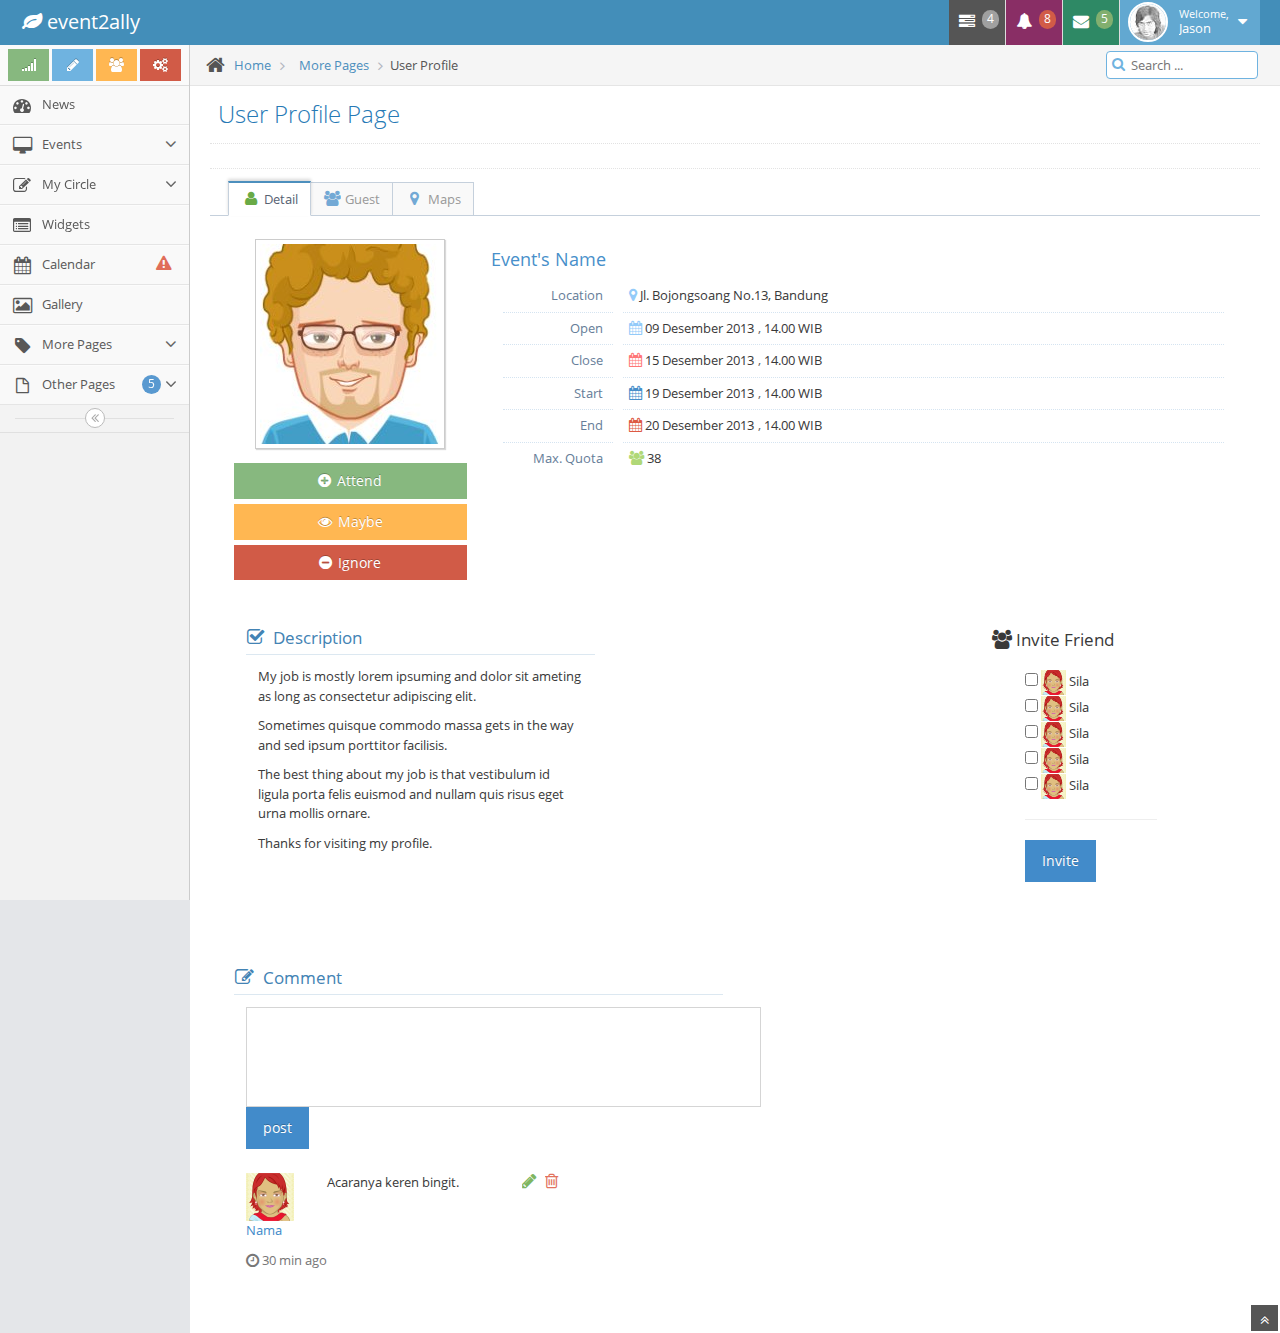
<file: event_detail.html>
<!DOCTYPE html>
<html lang="en">
	<head>
		<meta charset="utf-8" />
		<title>User Profile Page - event2ally</title>

		<meta name="description" content="3 styles with inline editable feature" />
		<meta name="viewport" content="width=device-width, initial-scale=1.0" />

		<!-- basic styles -->

		<link href="assets/css/bootstrap.min.css" rel="stylesheet" />
		<link rel="stylesheet" href="assets/css/font-awesome.min.css" />

		<!--[if IE 7]>
		  <link rel="stylesheet" href="assets/css/font-awesome-ie7.min.css" />
		<![endif]-->

		<!-- page specific plugin styles -->

		<link rel="stylesheet" href="assets/css/jquery-ui-1.10.3.custom.min.css" />
		<link rel="stylesheet" href="assets/css/jquery.gritter.css" />
		<link rel="stylesheet" href="assets/css/select2.css" />
		<link rel="stylesheet" href="assets/css/bootstrap-editable.css" />

		<!-- fonts -->

		<link rel="stylesheet" href="assets/css/ace-fonts.css" />

		<!-- ace styles -->

		<link rel="stylesheet" href="assets/css/ace.min.css" />
		<link rel="stylesheet" href="assets/css/ace-rtl.min.css" />
		<link rel="stylesheet" href="assets/css/ace-skins.min.css" />

		<!--[if lte IE 8]>
		  <link rel="stylesheet" href="assets/css/ace-ie.min.css" />
		<![endif]-->

		<!-- inline styles related to this page -->

		<!-- ace settings handler -->

		<script src="assets/js/ace-extra.min.js"></script>

		<!-- HTML5 shim and Respond.js IE8 support of HTML5 elements and media queries -->

		<!--[if lt IE 9]>
		<script src="assets/js/html5shiv.js"></script>
		<script src="assets/js/respond.min.js"></script>
		<![endif]-->
	</head>

	<body>
		<div class="navbar navbar-default" id="navbar">
			<script type="text/javascript">
				try{ace.settings.check('navbar' , 'fixed')}catch(e){}
			</script>

			<div class="navbar-container" id="navbar-container">
				<div class="navbar-header pull-left">
					<a href="#" class="navbar-brand">
						<small>
							<i class="icon-leaf"></i>
							event2ally
						</small>
					</a><!-- /.brand -->
				</div><!-- /.navbar-header -->

				<div class="navbar-header pull-right" role="navigation">
					<ul class="nav ace-nav">
						<li class="grey">
							<a data-toggle="dropdown" class="dropdown-toggle" href="#">
								<i class="icon-tasks"></i>
								<span class="badge badge-grey">4</span>
							</a>

							<ul class="pull-right dropdown-navbar dropdown-menu dropdown-caret dropdown-close">
								<li class="dropdown-header">
									<i class="icon-ok"></i>
									4 Tasks to complete
								</li>

								<li>
									<a href="#">
										<div class="clearfix">
											<span class="pull-left">Software Update</span>
											<span class="pull-right">65%</span>
										</div>

										<div class="progress progress-mini ">
											<div style="width:65%" class="progress-bar "></div>
										</div>
									</a>
								</li>

								<li>
									<a href="#">
										<div class="clearfix">
											<span class="pull-left">Hardware Upgrade</span>
											<span class="pull-right">35%</span>
										</div>

										<div class="progress progress-mini ">
											<div style="width:35%" class="progress-bar progress-bar-danger"></div>
										</div>
									</a>
								</li>

								<li>
									<a href="#">
										<div class="clearfix">
											<span class="pull-left">Unit Testing</span>
											<span class="pull-right">15%</span>
										</div>

										<div class="progress progress-mini ">
											<div style="width:15%" class="progress-bar progress-bar-warning"></div>
										</div>
									</a>
								</li>

								<li>
									<a href="#">
										<div class="clearfix">
											<span class="pull-left">Bug Fixes</span>
											<span class="pull-right">90%</span>
										</div>

										<div class="progress progress-mini progress-striped active">
											<div style="width:90%" class="progress-bar progress-bar-success"></div>
										</div>
									</a>
								</li>

								<li>
									<a href="#">
										See tasks with details
										<i class="icon-arrow-right"></i>
									</a>
								</li>
							</ul>
						</li>

						<li class="purple">
							<a data-toggle="dropdown" class="dropdown-toggle" href="#">
								<i class="icon-bell-alt icon-animated-bell"></i>
								<span class="badge badge-important">8</span>
							</a>

							<ul class="pull-right dropdown-navbar navbar-pink dropdown-menu dropdown-caret dropdown-close">
								<li class="dropdown-header">
									<i class="icon-warning-sign"></i>
									8 Notifications
								</li>

								<li>
									<a href="#">
										<div class="clearfix">
											<span class="pull-left">
												<i class="btn btn-xs no-hover btn-pink icon-comment"></i>
												New Comments
											</span>
											<span class="pull-right badge badge-info">+12</span>
										</div>
									</a>
								</li>

								<li>
									<a href="#">
										<i class="btn btn-xs btn-primary icon-user"></i>
										Bob just signed up as an editor ...
									</a>
								</li>

								<li>
									<a href="#">
										<div class="clearfix">
											<span class="pull-left">
												<i class="btn btn-xs no-hover btn-success icon-shopping-cart"></i>
												New Orders
											</span>
											<span class="pull-right badge badge-success">+8</span>
										</div>
									</a>
								</li>

								<li>
									<a href="#">
										<div class="clearfix">
											<span class="pull-left">
												<i class="btn btn-xs no-hover btn-info icon-twitter"></i>
												Followers
											</span>
											<span class="pull-right badge badge-info">+11</span>
										</div>
									</a>
								</li>

								<li>
									<a href="#">
										See all notifications
										<i class="icon-arrow-right"></i>
									</a>
								</li>
							</ul>
						</li>

						<li class="green">
							<a data-toggle="dropdown" class="dropdown-toggle" href="#">
								<i class="icon-envelope icon-animated-vertical"></i>
								<span class="badge badge-success">5</span>
							</a>

							<ul class="pull-right dropdown-navbar dropdown-menu dropdown-caret dropdown-close">
								<li class="dropdown-header">
									<i class="icon-envelope-alt"></i>
									5 Messages
								</li>

								<li>
									<a href="#">
										<img src="assets/avatars/avatar.png" class="msg-photo" alt="Alex's Avatar" />
										<span class="msg-body">
											<span class="msg-title">
												<span class="blue">Alex:</span>
												Ciao sociis natoque penatibus et auctor ...
											</span>

											<span class="msg-time">
												<i class="icon-time"></i>
												<span>a moment ago</span>
											</span>
										</span>
									</a>
								</li>

								<li>
									<a href="#">
										<img src="assets/avatars/avatar3.png" class="msg-photo" alt="Susan's Avatar" />
										<span class="msg-body">
											<span class="msg-title">
												<span class="blue">Susan:</span>
												Vestibulum id ligula porta felis euismod ...
											</span>

											<span class="msg-time">
												<i class="icon-time"></i>
												<span>20 minutes ago</span>
											</span>
										</span>
									</a>
								</li>

								<li>
									<a href="#">
										<img src="assets/avatars/avatar4.png" class="msg-photo" alt="Bob's Avatar" />
										<span class="msg-body">
											<span class="msg-title">
												<span class="blue">Bob:</span>
												Nullam quis risus eget urna mollis ornare ...
											</span>

											<span class="msg-time">
												<i class="icon-time"></i>
												<span>3:15 pm</span>
											</span>
										</span>
									</a>
								</li>

								<li>
									<a href="inbox.html">
										See all messages
										<i class="icon-arrow-right"></i>
									</a>
								</li>
							</ul>
						</li>

						<li class="light-blue">
							<a data-toggle="dropdown" href="#" class="dropdown-toggle">
								<img class="nav-user-photo" src="assets/avatars/user.jpg" alt="Jason's Photo" />
								<span class="user-info">
									<small>Welcome,</small>
									Jason
								</span>

								<i class="icon-caret-down"></i>
							</a>

							<ul class="user-menu pull-right dropdown-menu dropdown-yellow dropdown-caret dropdown-close">
								<li>
									<a href="#">
										<i class="icon-cog"></i>
										Settings
									</a>
								</li>

								<li>
									<a href="#">
										<i class="icon-user"></i>
										Profile
									</a>
								</li>

								<li class="divider"></li>

								<li>
									<a href="#">
										<i class="icon-off"></i>
										Logout
									</a>
								</li>
							</ul>
						</li>
					</ul><!-- /.ace-nav -->
				</div><!-- /.navbar-header -->
			</div><!-- /.container -->
		</div>

		<div class="main-container" id="main-container">
			<script type="text/javascript">
				try{ace.settings.check('main-container' , 'fixed')}catch(e){}
			</script>

			<div class="main-container-inner">
				<a class="menu-toggler" id="menu-toggler" href="#">
					<span class="menu-text"></span>
				</a>

				<div class="sidebar" id="sidebar">
					<script type="text/javascript">
						try{ace.settings.check('sidebar' , 'fixed')}catch(e){}
					</script>

					<div class="sidebar-shortcuts" id="sidebar-shortcuts">
						<div class="sidebar-shortcuts-large" id="sidebar-shortcuts-large">
							<button class="btn btn-success">
								<i class="icon-signal"></i>
							</button>

							<button class="btn btn-info">
								<i class="icon-pencil"></i>
							</button>

							<button class="btn btn-warning">
								<i class="icon-group"></i>
							</button>

							<button class="btn btn-danger">
								<i class="icon-cogs"></i>
							</button>
						</div>

						<div class="sidebar-shortcuts-mini" id="sidebar-shortcuts-mini">
							<span class="btn btn-success"></span>

							<span class="btn btn-info"></span>

							<span class="btn btn-warning"></span>

							<span class="btn btn-danger"></span>
						</div>
					</div><!-- #sidebar-shortcuts -->

					<ul class="nav nav-list">
						<li>
							<a href="news.html">
								<i class="icon-dashboard"></i>
								<span class="menu-text"> News </span>
							</a>
						</li>
						<li>
							<a href="#" class="dropdown-toggle">
								<i class="icon-desktop"></i>
								<span class="menu-text"> Events </span>

								<b class="arrow icon-angle-down"></b>
							</a>

							<ul class="submenu">
								<li>
									<a href="#">
										<i class="icon-double-angle-right"></i>
										My Events
									</a>
								</li>
								<li>
									<a href="event_create.html">
										<i class="icon-double-angle-right"></i>
										Create Events
									</a>
								</li>

								

								
							</ul>
						</li>

						
						<li>
							<a href="#" class="dropdown-toggle">
								<i class="icon-edit"></i>
								<span class="menu-text"> My Circle </span>

								<b class="arrow icon-angle-down"></b>
							</a>

							<ul class="submenu">
								<li>
									<a href="#">
										<i class="icon-double-angle-right"></i>
										Form Elements
									</a>
								</li>

								<li>
									<a href="#">
										<i class="icon-double-angle-right"></i>
										Wizard &amp; Validation
									</a>
								</li>

								<li>
									<a href="#">
										<i class="icon-double-angle-right"></i>
										Wysiwyg &amp; Markdown
									</a>
								</li>

								<li>
									<a href="#">
										<i class="icon-double-angle-right"></i>
										Dropzone File Upload
									</a>
								</li>
							</ul>
						</li>

						<li>
							<a href="#">
								<i class="icon-list-alt"></i>
								<span class="menu-text"> Widgets </span>
							</a>
						</li>

						<li>
							<a href="#">
								<i class="icon-calendar"></i>

								<span class="menu-text">
									Calendar
									<span class="badge badge-transparent tooltip-error" title="2&nbsp;Important&nbsp;Events">
										<i class="icon-warning-sign red bigger-130"></i>
									</span>
								</span>
							</a>
						</li>

						<li>
							<a href="#">
								<i class="icon-picture"></i>
								<span class="menu-text"> Gallery </span>
							</a>
						</li>

						<li>
							<a href="#" class="dropdown-toggle">
								<i class="icon-tag"></i>
								<span class="menu-text"> More Pages </span>

								<b class="arrow icon-angle-down"></b>
							</a>

							<ul class="submenu">
								<li>
									<a href="#">
										<i class="icon-double-angle-right"></i>
										User Profile
									</a>
								</li>

								<li>
									<a href="#">
										<i class="icon-double-angle-right"></i>
										Inbox
									</a>
								</li>

								<li>
									<a href="#">
										<i class="icon-double-angle-right"></i>
										Pricing Tables
									</a>
								</li>

								<li>
									<a href="#">
										<i class="icon-double-angle-right"></i>
										Invoice
									</a>
								</li>

								<li>
									<a href="#">
										<i class="icon-double-angle-right"></i>
										Timeline
									</a>
								</li>

								<li>
									<a href="#">
										<i class="icon-double-angle-right"></i>
										Login &amp; Register
									</a>
								</li>
							</ul>
						</li>

						<li>
							<a href="#" class="dropdown-toggle">
								<i class="icon-file-alt"></i>

								<span class="menu-text">
									Other Pages
									<span class="badge badge-primary ">5</span>
								</span>

								<b class="arrow icon-angle-down"></b>
							</a>

							<ul class="submenu">
								<li>
									<a href="#">
										<i class="icon-double-angle-right"></i>
										FAQ
									</a>
								</li>

								<li>
									<a href="#l">
										<i class="icon-double-angle-right"></i>
										Error 404
									</a>
								</li>

								<li>
									<a href="#">
										<i class="icon-double-angle-right"></i>
										Error 500
									</a>
								</li>

								<li>
									<a href="#">
										<i class="icon-double-angle-right"></i>
										Grid
									</a>
								</li>

								<li>
									<a href="#">
										<i class="icon-double-angle-right"></i>
										Blank Page
									</a>
								</li>
							</ul>
						</li>
					</ul><!-- /.nav-list -->

					<div class="sidebar-collapse" id="sidebar-collapse">
						<i class="icon-double-angle-left" data-icon1="icon-double-angle-left" data-icon2="icon-double-angle-right"></i>
					</div>

					<script type="text/javascript">
						try{ace.settings.check('sidebar' , 'collapsed')}catch(e){}
					</script>
		</div>
				<div class="main-content">
					<div class="breadcrumbs" id="breadcrumbs">
						<script type="text/javascript">
							try{ace.settings.check('breadcrumbs' , 'fixed')}catch(e){}
						</script>

						<ul class="breadcrumb">
							<li>
								<i class="icon-home home-icon"></i>
								<a href="#">Home</a>
							</li>

							<li>
								<a href="#">More Pages</a>
							</li>
							<li class="active">User Profile</li>
						</ul><!-- .breadcrumb -->

						<div class="nav-search" id="nav-search">
							<form class="form-search">
								<span class="input-icon">
									<input type="text" placeholder="Search ..." class="nav-search-input" id="nav-search-input" autocomplete="off" />
									<i class="icon-search nav-search-icon"></i>
								</span>
							</form>
						</div><!-- #nav-search -->
					</div>

					<div class="page-content">
						<div class="page-header">
							<h1>
								User Profile Page
								
							</h1>
						</div><!-- /.page-header -->

						<div class="row">
							<div class="col-xs-12">
								<!-- PAGE CONTENT BEGINS -->

								
								<div class="hr dotted"></div>

								<div>
									<div id="user-profile-2" class="user-profile">
										<div class="tabbable">
											<ul class="nav nav-tabs padding-18">
												<li class="active">
													<a data-toggle="tab" href="#home">
														<i class="green icon-user bigger-120"></i>
														Detail
													</a>
												</li>


												<li>
													<a data-toggle="tab" href="#friends">
														<i class="blue icon-group bigger-120"></i>
														Guest
													</a>
												</li>
												<li>
													<a data-toggle="tab" href="#maps">
														<i class="blue icon-map-marker bigger-120"></i>
														Maps
													</a>
												</li>

											</ul>

											<div class="tab-content no-border padding-24">
												<div id="home" class="tab-pane in active">
													<div class="row">
														<div class="col-xs-12 col-sm-3 center">
															<span class="profile-picture">
																<img class="editable img-responsive" alt="Alex's Avatar" id="avatar2" src="assets/avatars/profile-pic.jpg" />
															</span>

															<div class="space space-4"></div>

															<a href="#" class="btn btn-sm btn-block btn-success">
																<i class="icon-plus-sign bigger-120"></i>
																<span class="bigger-110">Attend</span>
															</a>

															<a href="#" class="btn btn-sm btn-block btn-warning">
																<i class="icon-eye-open bigger-110"></i>
																<span class="bigger-110">Maybe</span>
															</a>
															<a href="#" class="btn btn-sm btn-block btn-danger">
																<i class="icon-minus-sign bigger-120"></i>
																<span class="bigger-110">Ignore</span>
															</a>
														</div><!-- /span -->

														<div class="col-xs-12 col-sm-9">
															<h4 class="blue">
																<span class="middle">Event's Name</span>
															</h4>

															<div class="profile-user-info">
																<div class="profile-info-row">
																	<div class="profile-info-name"> Location </div>

																	<div class="profile-info-value">
																		<i class="icon-map-marker light-blue bigger-110"></i>
																		<span>Jl. Bojongsoang No.13, Bandung</span>
																	</div>
																</div>

																<div class="profile-info-row">
																	<div class="profile-info-name"> Open  </div>

																	<div class="profile-info-value">
																		<i class="icon-calendar light-blue bigger-110"></i>
																		<span>09 Desember 2013</span>
																		<span>14.00 WIB</span>
																	</div>
																</div>
																<div class="profile-info-row">
																	<div class="profile-info-name"> Close </div>

																	<div class="profile-info-value">
																		<i class="icon-calendar light-red bigger-110"></i>
																		<span>15 Desember 2013</span>
																		<span>14.00 WIB</span>
																	</div>
																</div>
																<div class="profile-info-row">
																	<div class="profile-info-name"> Start </div>

																	<div class="profile-info-value">
																		<i class="icon-calendar blue bigger-110"></i>
																		<span>19 Desember 2013</span>
																		<span>14.00 WIB</span>
																	</div>
																</div>
																<div class="profile-info-row">
																	<div class="profile-info-name"> End </div>

																	<div class="profile-info-value">
																		<i class="icon-calendar red bigger-110"></i>
																		<span>20 Desember 2013</span>
																		<span>14.00 WIB</span>
																	</div>
																</div>

																<div class="profile-info-row">
																	<div class="profile-info-name"> Max. Quota </div>

																	<div class="profile-info-value">
																		<i class="icon-group light-green bigger-110"></i>
																		<span>38</span>
																	</div>
																</div>

																

																
															</div>

															
															
														</div><!-- /span -->
													</div><!-- /row-fluid -->

													<div class="space-20"></div>

													<div class="row">
														<div class="col-xs-12 col-sm-9">
														<div class="col-xs-12 col-sm-6">
															<div class="widget-box transparent">
																<div class="widget-header widget-header-small">
																	<h4 class="smaller">
																		<i class="icon-check bigger-110"></i>
																		Description
																	</h4>
																</div>

																<div class="widget-body">
																	<div class="widget-main">
																		<p>
																			My job is mostly lorem ipsuming and dolor sit ameting as long as consectetur adipiscing elit.
																		</p>
																		<p>
																			Sometimes quisque commodo massa gets in the way and sed ipsum porttitor facilisis.
																		</p>
																		<p>
																			The best thing about my job is that vestibulum id ligula porta felis euismod and nullam quis risus eget urna mollis ornare.
																		</p>
																		<p>
																			Thanks for visiting my profile.
																		</p>
																	</div>
																</div>
															</div>
														</div>
														</div>
														
														
													 <h4 class="smaller">
														<i class="icon-group bigger-110"></i>
															Invite Friend
													</h4>
													<div class="col-xs-5 col-sm-3">
															<div class="form-group">
										

										<div class="col-sm-9">
											<div class="widget-main no-padding">
												<div class="slimScrollDiv" style="position: relative; overflow: hidden; width: auto; height: 300px;">
													<div class="dialogs" style="overflow: hidden; width: auto; height: 300px;">
														<div class="dialogdiv">
															<input type="checkbox" /> <img src="assets/avatars/avatar1.png" alt="Rose Doe's avatar" width="25" /> Sila
														</div>
														<div class="dialogdiv">
															<input type="checkbox" /> <img src="assets/avatars/avatar1.png" alt="Rose Doe's avatar" width="25" /> Sila
														</div>
														<div class="dialogdiv">
															<input type="checkbox" /> <img src="assets/avatars/avatar1.png" alt="Rose Doe's avatar" width="25" /> Sila
														</div>
														<div class="dialogdiv">
															<input type="checkbox" /> <img src="assets/avatars/avatar1.png" alt="Rose Doe's avatar" width="25" /> Sila
														</div>
														<div class="dialogdiv">
															<input type="checkbox" /> <img src="assets/avatars/avatar1.png" alt="Rose Doe's avatar" width="25" /> Sila
														</div>
														<hr />
														<input type="button" class="btn btn-primary" value="Invite"/>
													</div>
												</div>
											</div>
											
										</div>
										
									</div>
														</div>			
													</div>
													<div class="row">
														<div class="col-xs-12 col-sm-6">
															<div class="widget-box transparent">
																<div class="widget-header widget-header-small">
																	<h4 class="smaller">
																		<i class="icon-edit bigger-110"></i>
																		Comment
																	</h4>
																</div>

																<div class="widget-body">
																	<div class="widget-main">
																		<input type="text" style="width: 515px; height: 100px;" />
																		<button class="btn btn-primary">post</button>
																	</div>
																</div>
																<div class="widget-body">
																	<div class="widget-main">
																		<div class="row">
																			
																		<div class="col-sm-2">																		<div class="user">
																			<a href="#">
																				<img src="assets/avatars/avatar1.png" alt="Rose Doe's avatar" />
																				<p>Nama</p>
																			</a>
																			</div>

																		</div>
																		<div class="col-sm-5">
																			Acaranya keren bingit.
																			
																		</div>
																		<div class="visible-md visible-lg hidden-sm hidden-xs action-buttons">
																	<a class="green" href="#">
																	<i class="icon-pencil bigger-130"></i>
																</a>

																<a class="red" href="#">
																	<i class="icon-trash bigger-130"></i>
																</a>
															</div>
																		</div>
																		<div class="time">
																			<i class="icon-time middle bigger-120 grey"></i>
																			<span class="grey"> 30 min ago </span>
																		</div>
																	</div>
																</div>
															</div>
														</div>

													</div>
												</div><!-- #home -->
												
												<div id="maps" class="tab-pane">
													<div class="row-fluid">
														
														<div style="width: 100%; height: 400px; background-color: blue;">
															<a style="color: white;">INI NANTi Background-color dihapus aja, terus buat tempat nampilin maps.</a>
														</div>
													
													</div>
												</div><!-- #home -->

												

												<div id="friends" class="tab-pane">
													<div class="profile-users clearfix">
														<div class="itemdiv memberdiv">
															<div class="inline position-relative">
																<div class="user">
																	<a href="#">
																		<img src="assets/avatars/avatar4.png" alt="Bob Doe's avatar" />
																	</a>
																</div>

																<div class="body">
																	<div class="name">
																		<a href="#">
																			<span class="user-status status-online"></span>
																			Bob Doe
																		</a>
																	</div>
																</div>

																<div class="popover">
																	<div class="arrow"></div>

																	<div class="popover-content">
																		<div class="bolder">Content Editor</div>

																		<div class="time">
																			<i class="icon-time middle bigger-120 orange"></i>
																			<span class="green"> 20 mins ago </span>
																		</div>

																		
																	</div>
																</div>
															</div>
														</div>

														<div class="itemdiv memberdiv">
															<div class="inline position-relative">
																<div class="user">
																	<a href="#">
																		<img src="assets/avatars/avatar1.png" alt="Rose Doe's avatar" />
																	</a>
																</div>

																<div class="body">
																	<div class="name">
																		<a href="#">
																			<span class="user-status status-offline"></span>
																			Rose Doe
																		</a>
																	</div>
																</div>

																<div class="popover">
																	<div class="arrow"></div>

																	<div class="popover-content">
																		<div class="bolder">Graphic Designer</div>

																		<div class="time">
																			<i class="icon-time middle bigger-120 grey"></i>
																			<span class="grey"> 30 min ago </span>
																		</div>

																		
																	</div>
																</div>
															</div>
														</div>

														<div class="itemdiv memberdiv">
															<div class="inline position-relative">
																<div class="user">
																	<a href="#">
																		<img src="assets/avatars/avatar.png" alt="Jim Doe's avatar" />
																	</a>
																</div>

																<div class="body">
																	<div class="name">
																		<a href="#">
																			<span class="user-status status-busy"></span>
																			Jim Doe
																		</a>
																	</div>
																</div>

																<div class="popover">
																	<div class="arrow"></div>

																	<div class="popover-content">
																		<div class="bolder">SEO &amp; Advertising</div>

																		<div class="time">
																			<i class="icon-time middle bigger-120 red"></i>
																			<span class="grey"> 1 hour ago </span>
																		</div>

																		
																	</div>
																</div>
															</div>
														</div>

														<div class="itemdiv memberdiv">
															<div class="inline position-relative">
																<div class="user">
																	<a href="#">
																		<img src="assets/avatars/avatar5.png" alt="Alex Doe's avatar" />
																	</a>
																</div>

																<div class="body">
																	<div class="name">
																		<a href="#">
																			<span class="user-status status-idle"></span>
																			Alex Doe
																		</a>
																	</div>
																</div>

																<div class="popover">
																	<div class="arrow"></div>

																	<div class="popover-content">
																		<div class="bolder">Marketing</div>

																		<div class="time">
																			<i class="icon-time middle bigger-120 orange"></i>
																			<span class=""> 40 minutes idle </span>
																		</div>

																		
																	</div>
																</div>
															</div>
														</div>

														<div class="itemdiv memberdiv">
															<div class="inline position-relative">
																<div class="user">
																	<a href="#">
																		<img src="assets/avatars/avatar2.png" alt="Phil Doe's avatar" />
																	</a>
																</div>

																<div class="body">
																	<div class="name">
																		<a href="#">
																			<span class="user-status status-online"></span>
																			Phil Doe
																		</a>
																	</div>
																</div>

																<div class="popover">
																	<div class="arrow"></div>

																	<div class="popover-content">
																		<div class="bolder">Public Relations</div>

																		<div class="time">
																			<i class="icon-time middle bigger-120 orange"></i>
																			<span class="green"> 2 hours ago </span>
																		</div>

																	
																	</div>
																</div>
															</div>
														</div>

														<div class="itemdiv memberdiv">
															<div class="inline position-relative">
																<div class="user">
																	<a href="#">
																		<img src="assets/avatars/avatar3.png" alt="Susan Doe's avatar" />
																	</a>
																</div>

																<div class="body">
																	<div class="name">
																		<a href="#">
																			<span class="user-status status-online"></span>
																			Susan Doe
																		</a>
																	</div>
																</div>

																<div class="popover">
																	<div class="arrow"></div>

																	<div class="popover-content">
																		<div class="bolder">HR Management</div>

																		<div class="time">
																			<i class="icon-time middle bigger-120 orange"></i>
																			<span class="green"> 20 mins ago </span>
																		</div>

																	</div>
																</div>
															</div>
														</div>

														<div class="itemdiv memberdiv">
															<div class="inline position-relative">
																<div class="user">
																	<a href="#">
																		<img src="assets/avatars/avatar1.png" alt="Jennifer Doe's avatar" />
																	</a>
																</div>

																<div class="body">
																	<div class="name">
																		<a href="#">
																			<span class="user-status status-offline"></span>
																			Jennifer Doe
																		</a>
																	</div>
																</div>

																<div class="popover">
																	<div class="arrow"></div>

																	<div class="popover-content">
																		<div class="bolder">Graphic Designer</div>

																		<div class="time">
																			<i class="icon-time middle bigger-120 grey"></i>
																			<span class="grey"> 2 hours ago </span>
																		</div>

																	</div>
																</div>
															</div>
														</div>

														<div class="itemdiv memberdiv">
															<div class="inline position-relative">
																<div class="user">
																	<a href="#">
																		<img src="assets/avatars/avatar3.png" alt="Alexa Doe's avatar" />
																	</a>
																</div>

																<div class="body">
																	<div class="name">
																		<a href="#">
																			<span class="user-status status-offline"></span>
																			Alexa Doe
																		</a>
																	</div>
																</div>

																<div class="popover">
																	<div class="arrow"></div>

																	<div class="popover-content">
																		<div class="bolder">Accounting</div>

																		<div class="time">
																			<i class="icon-time middle bigger-120 grey"></i>
																			<span class="grey"> 4 hours ago </span>
																		</div>

																	
																	</div>
																</div>
																
															</div>
														</div>
														<div class="itemdiv memberdiv">
															<div class="inline position-relative">
																<div class="user">
																	<a href="#">
																		<img src="assets/avatars/avatar3.png" alt="Alexa Doe's avatar" />
																	</a>
																</div>

																<div class="body">
																	<div class="name">
																		<a href="#">
																			<span class="user-status status-offline"></span>
																			Alexa Doe
																		</a>
																	</div>
																</div>

																<div class="popover">
																	<div class="arrow"></div>

																	<div class="popover-content">
																		<div class="bolder">Accounting</div>

																		<div class="time">
																			<i class="icon-time middle bigger-120 grey"></i>
																			<span class="grey"> 4 hours ago </span>
																		</div>

																	
																	</div>
																</div>
																
															</div>
														</div>
														<div class="itemdiv memberdiv">
															<div class="inline position-relative">
																<div class="user">
																	<a href="#">
																		<img src="assets/avatars/avatar3.png" alt="Alexa Doe's avatar" />
																	</a>
																</div>

																<div class="body">
																	<div class="name">
																		<a href="#">
																			<span class="user-status status-offline"></span>
																			Alexa Doe
																		</a>
																	</div>
																</div>

																<div class="popover">
																	<div class="arrow"></div>

																	<div class="popover-content">
																		<div class="bolder">Accounting</div>

																		<div class="time">
																			<i class="icon-time middle bigger-120 grey"></i>
																			<span class="grey"> 4 hours ago </span>
																		</div>

																	
																	</div>
																</div>
																
															</div>
														</div>
														<div class="itemdiv memberdiv">
															<div class="inline position-relative">
																<div class="user">
																	<a href="#">
																		<img src="assets/avatars/avatar3.png" alt="Alexa Doe's avatar" />
																	</a>
																</div>

																<div class="body">
																	<div class="name">
																		<a href="#">
																			<span class="user-status status-offline"></span>
																			Alexa Doe
																		</a>
																	</div>
																</div>

																<div class="popover">
																	<div class="arrow"></div>

																	<div class="popover-content">
																		<div class="bolder">Accounting</div>

																		<div class="time">
																			<i class="icon-time middle bigger-120 grey"></i>
																			<span class="grey"> 4 hours ago </span>
																		</div>

																	
																	</div>
																</div>
																
															</div>
														</div>
														<div class="itemdiv memberdiv">
															<div class="inline position-relative">
																<div class="user">
																	<a href="#">
																		<img src="assets/avatars/avatar3.png" alt="Alexa Doe's avatar" />
																	</a>
																</div>

																<div class="body">
																	<div class="name">
																		<a href="#">
																			<span class="user-status status-offline"></span>
																			Alexa Doe
																		</a>
																	</div>
																</div>

																<div class="popover">
																	<div class="arrow"></div>

																	<div class="popover-content">
																		<div class="bolder">Accounting</div>

																		<div class="time">
																			<i class="icon-time middle bigger-120 grey"></i>
																			<span class="grey"> 4 hours ago </span>
																		</div>

																	
																	</div>
																</div>
																
															</div>
														</div>
														<div class="itemdiv memberdiv">
															<div class="inline position-relative">
																<div class="user">
																	<a href="#">
																		<img src="assets/avatars/avatar3.png" alt="Alexa Doe's avatar" />
																	</a>
																</div>

																<div class="body">
																	<div class="name">
																		<a href="#">
																			<span class="user-status status-offline"></span>
																			Alexa Doe
																		</a>
																	</div>
																</div>

																<div class="popover">
																	<div class="arrow"></div>

																	<div class="popover-content">
																		<div class="bolder">Accounting</div>

																		<div class="time">
																			<i class="icon-time middle bigger-120 grey"></i>
																			<span class="grey"> 4 hours ago </span>
																		</div>

																	
																	</div>
																</div>
																
															</div>
														</div>
													</div>

													<div class="hr hr10 hr-double"></div>

													<ul class="pager pull-right">
														<li class="previous disabled">
															<a href="#">&larr; Prev</a>
														</li>

														<li class="next">
															<a href="#">Next &rarr;</a>
														</li>
													</ul>
												</div><!-- /#friends -->

												
											</div>
										</div>
									</div>

								</div>  <!-- end user1 -->

								

								
								<!-- PAGE CONTENT ENDS -->
							</div><!-- /.col -->
						</div><!-- /.row -->
					</div><!-- /.page-content -->
				</div><!-- /.main-content -->

			</div><!-- /.main-container-inner -->

			<a href="#" id="btn-scroll-up" class="btn-scroll-up btn btn-sm btn-inverse">
				<i class="icon-double-angle-up icon-only bigger-110"></i>
			</a>
		</div><!-- /.main-container -->

		<!-- basic scripts -->

		<!--[if !IE]> -->

		<script type="text/javascript">
			window.jQuery || document.write("<script src='assets/js/jquery-2.0.3.min.js'>"+"<"+"/script>");
		</script>

		<!-- <![endif]-->

		<!--[if IE]>
<script type="text/javascript">
 window.jQuery || document.write("<script src='assets/js/jquery-1.10.2.min.js'>"+"<"+"/script>");
</script>
<![endif]-->

		<script type="text/javascript">
			if("ontouchend" in document) document.write("<script src='assets/js/jquery.mobile.custom.min.js'>"+"<"+"/script>");
		</script>
		<script src="assets/js/bootstrap.min.js"></script>
		<script src="assets/js/typeahead-bs2.min.js"></script>

		<!-- page specific plugin scripts -->

		<!--[if lte IE 8]>
		  <script src="assets/js/excanvas.min.js"></script>
		<![endif]-->

		<script src="assets/js/jquery-ui-1.10.3.custom.min.js"></script>
		<script src="assets/js/jquery.ui.touch-punch.min.js"></script>
		<script src="assets/js/jquery.gritter.min.js"></script>
		<script src="assets/js/bootbox.min.js"></script>
		<script src="assets/js/jquery.slimscroll.min.js"></script>
		<script src="assets/js/jquery.easy-pie-chart.min.js"></script>
		<script src="assets/js/jquery.hotkeys.min.js"></script>
		<script src="assets/js/bootstrap-wysiwyg.min.js"></script>
		<script src="assets/js/select2.min.js"></script>
		<script src="assets/js/date-time/bootstrap-datepicker.min.js"></script>
		<script src="assets/js/fuelux/fuelux.spinner.min.js"></script>
		<script src="assets/js/x-editable/bootstrap-editable.min.js"></script>
		<script src="assets/js/x-editable/ace-editable.min.js"></script>
		<script src="assets/js/jquery.maskedinput.min.js"></script>

		<!-- ace scripts -->

		<script src="assets/js/ace-elements.min.js"></script>
		<script src="assets/js/ace.min.js"></script>

		<!-- inline scripts related to this page -->

		<script type="text/javascript">
			jQuery(function($) {
			
				//editables on first profile page
				$.fn.editable.defaults.mode = 'inline';
				$.fn.editableform.loading = "<div class='editableform-loading'><i class='light-blue icon-2x icon-spinner icon-spin'></i></div>";
			    $.fn.editableform.buttons = '<button type="submit" class="btn btn-info editable-submit"><i class="icon-ok icon-white"></i></button>'+
			                                '<button type="button" class="btn editable-cancel"><i class="icon-remove"></i></button>';    
				
				//editables 
			    $('#username').editable({
					type: 'text',
					name: 'username'
			    });
			
			
				var countries = [];
			    $.each({ "CA": "Canada", "IN": "India", "NL": "Netherlands", "TR": "Turkey", "US": "United States"}, function(k, v) {
			        countries.push({id: k, text: v});
			    });
			
				var cities = [];
				cities["CA"] = [];
				$.each(["Toronto", "Ottawa", "Calgary", "Vancouver"] , function(k, v){
					cities["CA"].push({id: v, text: v});
				});
				cities["IN"] = [];
				$.each(["Delhi", "Mumbai", "Bangalore"] , function(k, v){
					cities["IN"].push({id: v, text: v});
				});
				cities["NL"] = [];
				$.each(["Amsterdam", "Rotterdam", "The Hague"] , function(k, v){
					cities["NL"].push({id: v, text: v});
				});
				cities["TR"] = [];
				$.each(["Ankara", "Istanbul", "Izmir"] , function(k, v){
					cities["TR"].push({id: v, text: v});
				});
				cities["US"] = [];
				$.each(["New York", "Miami", "Los Angeles", "Chicago", "Wysconsin"] , function(k, v){
					cities["US"].push({id: v, text: v});
				});
				
				var currentValue = "NL";
			    $('#country').editable({
					type: 'select2',
					value : 'NL',
			        source: countries,
					success: function(response, newValue) {
						if(currentValue == newValue) return;
						currentValue = newValue;
						
						var new_source = (!newValue || newValue == "") ? [] : cities[newValue];
						
						//the destroy method is causing errors in x-editable v1.4.6
						//it worked fine in v1.4.5
						/**			
						$('#city').editable('destroy').editable({
							type: 'select2',
							source: new_source
						}).editable('setValue', null);
						*/
						
						//so we remove it altogether and create a new element
						var city = $('#city').removeAttr('id').get(0);
						$(city).clone().attr('id', 'city').text('Select City').editable({
							type: 'select2',
							value : null,
							source: new_source
						}).insertAfter(city);//insert it after previous instance
						$(city).remove();//remove previous instance
						
					}
			    });
			
				$('#city').editable({
					type: 'select2',
					value : 'Amsterdam',
			        source: cities[currentValue]
			    });
			
			
			
				$('#signup').editable({
					type: 'date',
					format: 'yyyy-mm-dd',
					viewformat: 'dd/mm/yyyy',
					datepicker: {
						weekStart: 1
					}
				});
			
			    $('#age').editable({
			        type: 'spinner',
					name : 'age',
					spinner : {
						min : 16, max:99, step:1
					}
				});
				
				//var $range = document.createElement("INPUT");
				//$range.type = 'range';
			    $('#login').editable({
			        type: 'slider',//$range.type == 'range' ? 'range' : 'slider',
					name : 'login',
					slider : {
						min : 1, max:50, width:100
					},
					success: function(response, newValue) {
						if(parseInt(newValue) == 1)
							$(this).html(newValue + " hour ago");
						else $(this).html(newValue + " hours ago");
					}
				});
			
				$('#about').editable({
					mode: 'inline',
			        type: 'wysiwyg',
					name : 'about',
					wysiwyg : {
						//css : {'max-width':'300px'}
					},
					success: function(response, newValue) {
					}
				});
				
				
				
				// *** editable avatar *** //
				try {//ie8 throws some harmless exception, so let's catch it
			
					//it seems that editable plugin calls appendChild, and as Image doesn't have it, it causes errors on IE at unpredicted points
					//so let's have a fake appendChild for it!
					if( /msie\s*(8|7|6)/.test(navigator.userAgent.toLowerCase()) ) Image.prototype.appendChild = function(el){}
			
					var last_gritter
					$('#avatar').editable({
						type: 'image',
						name: 'avatar',
						value: null,
						image: {
							//specify ace file input plugin's options here
							btn_choose: 'Change Avatar',
							droppable: true,
							/**
							//this will override the default before_change that only accepts image files
							before_change: function(files, dropped) {
								return true;
							},
							*/
			
							//and a few extra ones here
							name: 'avatar',//put the field name here as well, will be used inside the custom plugin
							max_size: 110000,//~100Kb
							on_error : function(code) {//on_error function will be called when the selected file has a problem
								if(last_gritter) $.gritter.remove(last_gritter);
								if(code == 1) {//file format error
									last_gritter = $.gritter.add({
										title: 'File is not an image!',
										text: 'Please choose a jpg|gif|png image!',
										class_name: 'gritter-error gritter-center'
									});
								} else if(code == 2) {//file size rror
									last_gritter = $.gritter.add({
										title: 'File too big!',
										text: 'Image size should not exceed 100Kb!',
										class_name: 'gritter-error gritter-center'
									});
								}
								else {//other error
								}
							},
							on_success : function() {
								$.gritter.removeAll();
							}
						},
					    url: function(params) {
							// ***UPDATE AVATAR HERE*** //
							//You can replace the contents of this function with examples/profile-avatar-update.js for actual upload
			
			
							var deferred = new $.Deferred
			
							//if value is empty, means no valid files were selected
							//but it may still be submitted by the plugin, because "" (empty string) is different from previous non-empty value whatever it was
							//so we return just here to prevent problems
							var value = $('#avatar').next().find('input[type=hidden]:eq(0)').val();
							if(!value || value.length == 0) {
								deferred.resolve();
								return deferred.promise();
							}
			
			
							//dummy upload
							setTimeout(function(){
								if("FileReader" in window) {
									//for browsers that have a thumbnail of selected image
									var thumb = $('#avatar').next().find('img').data('thumb');
									if(thumb) $('#avatar').get(0).src = thumb;
								}
								
								deferred.resolve({'status':'OK'});
			
								if(last_gritter) $.gritter.remove(last_gritter);
								last_gritter = $.gritter.add({
									title: 'Avatar Updated!',
									text: 'Uploading to server can be easily implemented. A working example is included with the template.',
									class_name: 'gritter-info gritter-center'
								});
								
							 } , parseInt(Math.random() * 800 + 800))
			
							return deferred.promise();
						},
						
						success: function(response, newValue) {
						}
					})
				}catch(e) {}
				
				
			
				//another option is using modals
				$('#avatar2').on('click', function(){
					var modal = 
					'<div class="modal hide fade">\
						<div class="modal-header">\
							<button type="button" class="close" data-dismiss="modal">&times;</button>\
							<h4 class="blue">Change Avatar</h4>\
						</div>\
						\
						<form class="no-margin">\
						<div class="modal-body">\
							<div class="space-4"></div>\
							<div style="width:75%;margin-left:12%;"><input type="file" name="file-input" /></div>\
						</div>\
						\
						<div class="modal-footer center">\
							<button type="submit" class="btn btn-small btn-success"><i class="icon-ok"></i> Submit</button>\
							<button type="button" class="btn btn-small" data-dismiss="modal"><i class="icon-remove"></i> Cancel</button>\
						</div>\
						</form>\
					</div>';
					
					
					var modal = $(modal);
					modal.modal("show").on("hidden", function(){
						modal.remove();
					});
			
					var working = false;
			
					var form = modal.find('form:eq(0)');
					var file = form.find('input[type=file]').eq(0);
					file.ace_file_input({
						style:'well',
						btn_choose:'Click to choose new avatar',
						btn_change:null,
						no_icon:'icon-picture',
						thumbnail:'small',
						before_remove: function() {
							//don't remove/reset files while being uploaded
							return !working;
						},
						before_change: function(files, dropped) {
							var file = files[0];
							if(typeof file === "string") {
								//file is just a file name here (in browsers that don't support FileReader API)
								if(! (/\.(jpe?g|png|gif)$/i).test(file) ) return false;
							}
							else {//file is a File object
								var type = $.trim(file.type);
								if( ( type.length > 0 && ! (/^image\/(jpe?g|png|gif)$/i).test(type) )
										|| ( type.length == 0 && ! (/\.(jpe?g|png|gif)$/i).test(file.name) )//for android default browser!
									) return false;
			
								if( file.size > 110000 ) {//~100Kb
									return false;
								}
							}
			
							return true;
						}
					});
			
					form.on('submit', function(){
						if(!file.data('ace_input_files')) return false;
						
						file.ace_file_input('disable');
						form.find('button').attr('disabled', 'disabled');
						form.find('.modal-body').append("<div class='center'><i class='icon-spinner icon-spin bigger-150 orange'></i></div>");
						
						var deferred = new $.Deferred;
						working = true;
						deferred.done(function() {
							form.find('button').removeAttr('disabled');
							form.find('input[type=file]').ace_file_input('enable');
							form.find('.modal-body > :last-child').remove();
							
							modal.modal("hide");
			
							var thumb = file.next().find('img').data('thumb');
							if(thumb) $('#avatar2').get(0).src = thumb;
			
							working = false;
						});
						
						
						setTimeout(function(){
							deferred.resolve();
						} , parseInt(Math.random() * 800 + 800));
			
						return false;
					});
							
				});
			
				
			
				//////////////////////////////
				$('#profile-feed-1').slimScroll({
				height: '250px',
				alwaysVisible : true
				});
			
				$('.profile-social-links > a').tooltip();
			
				$('.easy-pie-chart.percentage').each(function(){
				var barColor = $(this).data('color') || '#555';
				var trackColor = '#E2E2E2';
				var size = parseInt($(this).data('size')) || 72;
				$(this).easyPieChart({
					barColor: barColor,
					trackColor: trackColor,
					scaleColor: false,
					lineCap: 'butt',
					lineWidth: parseInt(size/10),
					animate:false,
					size: size
				}).css('color', barColor);
				});
			  
				///////////////////////////////////////////
			
				//show the user info on right or left depending on its position
				$('#user-profile-2 .memberdiv').on('mouseenter', function(){
					var $this = $(this);
					var $parent = $this.closest('.tab-pane');
			
					var off1 = $parent.offset();
					var w1 = $parent.width();
			
					var off2 = $this.offset();
					var w2 = $this.width();
			
					var place = 'left';
					if( parseInt(off2.left) < parseInt(off1.left) + parseInt(w1 / 2) ) place = 'right';
					
					$this.find('.popover').removeClass('right left').addClass(place);
				}).on('click', function() {
					return false;
				});
			
			
				///////////////////////////////////////////
				$('#user-profile-3')
				.find('input[type=file]').ace_file_input({
					style:'well',
					btn_choose:'Change avatar',
					btn_change:null,
					no_icon:'icon-picture',
					thumbnail:'large',
					droppable:true,
					before_change: function(files, dropped) {
						var file = files[0];
						if(typeof file === "string") {//files is just a file name here (in browsers that don't support FileReader API)
							if(! (/\.(jpe?g|png|gif)$/i).test(file) ) return false;
						}
						else {//file is a File object
							var type = $.trim(file.type);
							if( ( type.length > 0 && ! (/^image\/(jpe?g|png|gif)$/i).test(type) )
									|| ( type.length == 0 && ! (/\.(jpe?g|png|gif)$/i).test(file.name) )//for android default browser!
								) return false;
			
							if( file.size > 110000 ) {//~100Kb
								return false;
							}
						}
			
						return true;
					}
				})
				.end().find('button[type=reset]').on(ace.click_event, function(){
					$('#user-profile-3 input[type=file]').ace_file_input('reset_input');
				})
				.end().find('.date-picker').datepicker().next().on(ace.click_event, function(){
					$(this).prev().focus();
				})
				$('.input-mask-phone').mask('(999) 999-9999');
			
			
			
				////////////////////
				//change profile
				$('[data-toggle="buttons"] .btn').on('click', function(e){
					var target = $(this).find('input[type=radio]');
					var which = parseInt(target.val());
					$('.user-profile').parent().addClass('hide');
					$('#user-profile-'+which).parent().removeClass('hide');
				});
			});
		</script>
	</body>
</html>
</file>
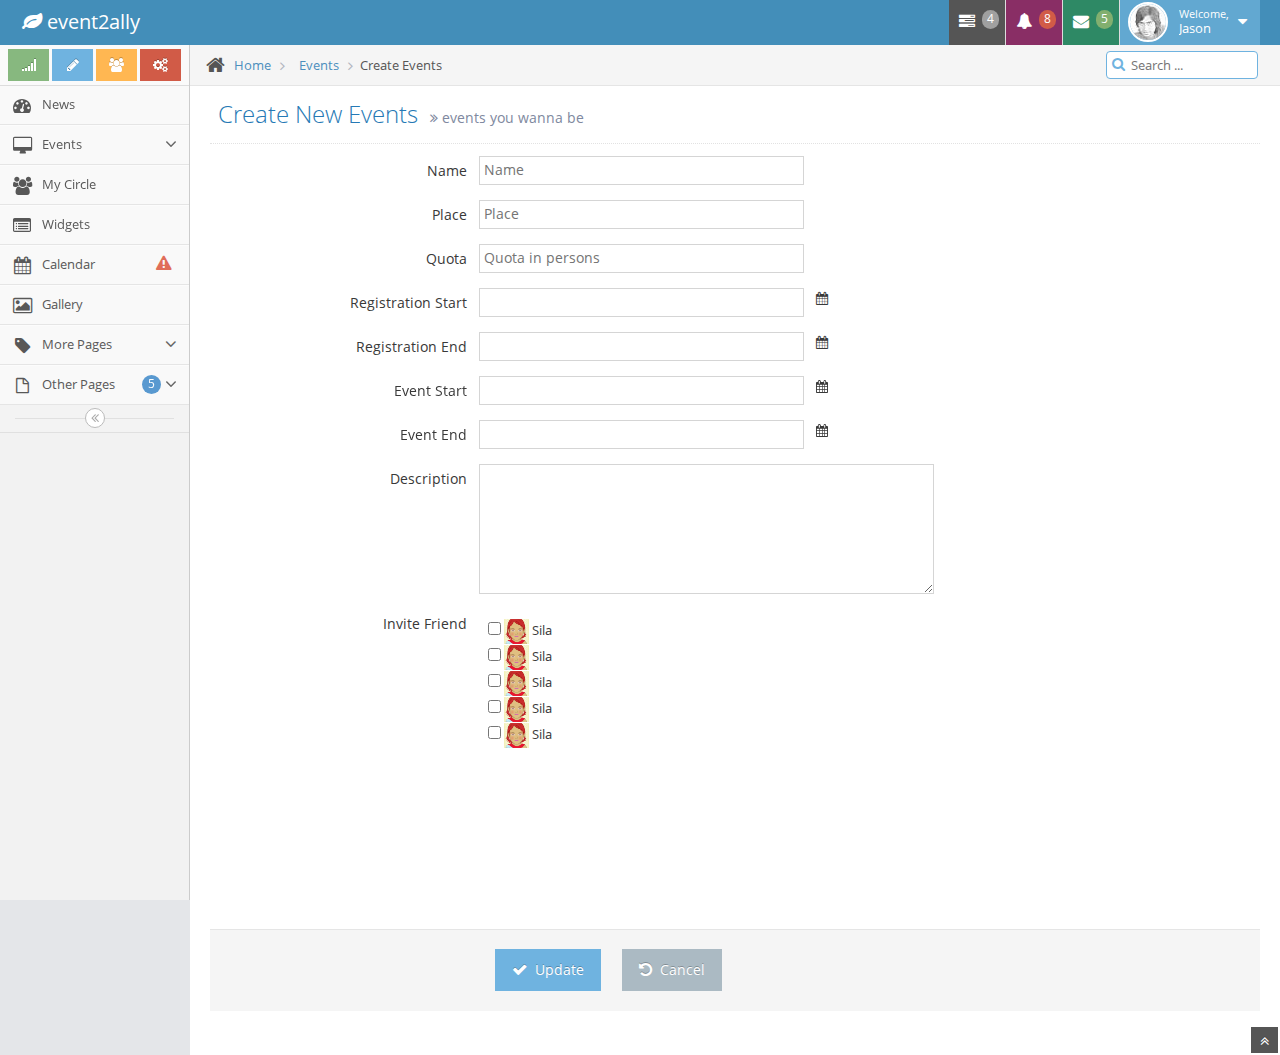
<file: event_edit.html>
<!DOCTYPE html>
<html lang="en">
	<head>
		<meta charset="utf-8" />
		<title>Edit Events</title>

		<meta name="description" content="Restyling jQuery UI Widgets and Elements" />
		<meta name="viewport" content="width=device-width, initial-scale=1.0" />

		<!-- basic styles -->

		<link href="assets/css/bootstrap.min.css" rel="stylesheet" />
		<link rel="stylesheet" href="assets/css/font-awesome.min.css" />

		<!--[if IE 7]>
		  <link rel="stylesheet" href="assets/css/font-awesome-ie7.min.css" />
		<![endif]-->

		<!-- page specific plugin styles -->

		<link rel="stylesheet" href="assets/css/jquery-ui-1.10.3.full.min.css" />

		<!-- fonts -->

		<link rel="stylesheet" href="assets/css/ace-fonts.css" />

		<!-- ace styles -->

		<link rel="stylesheet" href="assets/css/ace.min.css" />
		<link rel="stylesheet" href="assets/css/ace-rtl.min.css" />
		<link rel="stylesheet" href="assets/css/ace-skins.min.css" />

		<!--[if lte IE 8]>
		  <link rel="stylesheet" href="assets/css/ace-ie.min.css" />
		<![endif]-->

		<!-- inline styles related to this page -->

		<!-- ace settings handler -->

		<script src="assets/js/ace-extra.min.js"></script>
	</head>

	<body>
		<div class="navbar navbar-default" id="navbar">
			<script type="text/javascript">
				try{ace.settings.check('navbar' , 'fixed')}catch(e){}
			</script>

			<div class="navbar-container" id="navbar-container">
				<div class="navbar-header pull-left">
					<a href="#" class="navbar-brand">
						<small>
							<i class="icon-leaf"></i>
							event2ally
						</small>
					</a><!-- /.brand -->
				</div><!-- /.navbar-header -->

				<div class="navbar-header pull-right" role="navigation">
					<ul class="nav ace-nav">
						<li class="grey">
							<a data-toggle="dropdown" class="dropdown-toggle" href="#">
								<i class="icon-tasks"></i>
								<span class="badge badge-grey">4</span>
							</a>

							<ul class="pull-right dropdown-navbar dropdown-menu dropdown-caret dropdown-close">
								<li class="dropdown-header">
									<i class="icon-ok"></i>
									4 Tasks to complete
								</li>

								<li>
									<a href="#">
										<div class="clearfix">
											<span class="pull-left">Software Update</span>
											<span class="pull-right">65%</span>
										</div>

										<div class="progress progress-mini ">
											<div style="width:65%" class="progress-bar "></div>
										</div>
									</a>
								</li>

								<li>
									<a href="#">
										<div class="clearfix">
											<span class="pull-left">Hardware Upgrade</span>
											<span class="pull-right">35%</span>
										</div>

										<div class="progress progress-mini ">
											<div style="width:35%" class="progress-bar progress-bar-danger"></div>
										</div>
									</a>
								</li>

								<li>
									<a href="#">
										<div class="clearfix">
											<span class="pull-left">Unit Testing</span>
											<span class="pull-right">15%</span>
										</div>

										<div class="progress progress-mini ">
											<div style="width:15%" class="progress-bar progress-bar-warning"></div>
										</div>
									</a>
								</li>

								<li>
									<a href="#">
										<div class="clearfix">
											<span class="pull-left">Bug Fixes</span>
											<span class="pull-right">90%</span>
										</div>

										<div class="progress progress-mini progress-striped active">
											<div style="width:90%" class="progress-bar progress-bar-success"></div>
										</div>
									</a>
								</li>

								<li>
									<a href="#">
										See tasks with details
										<i class="icon-arrow-right"></i>
									</a>
								</li>
							</ul>
						</li>

						<li class="purple">
							<a data-toggle="dropdown" class="dropdown-toggle" href="#">
								<i class="icon-bell-alt icon-animated-bell"></i>
								<span class="badge badge-important">8</span>
							</a>

							<ul class="pull-right dropdown-navbar navbar-pink dropdown-menu dropdown-caret dropdown-close">
								<li class="dropdown-header">
									<i class="icon-warning-sign"></i>
									8 Notifications
								</li>

								<li>
									<a href="#">
										<div class="clearfix">
											<span class="pull-left">
												<i class="btn btn-xs no-hover btn-pink icon-comment"></i>
												New Comments
											</span>
											<span class="pull-right badge badge-info">+12</span>
										</div>
									</a>
								</li>

								<li>
									<a href="#">
										<i class="btn btn-xs btn-primary icon-user"></i>
										Bob just signed up as an editor ...
									</a>
								</li>

								<li>
									<a href="#">
										<div class="clearfix">
											<span class="pull-left">
												<i class="btn btn-xs no-hover btn-success icon-shopping-cart"></i>
												New Orders
											</span>
											<span class="pull-right badge badge-success">+8</span>
										</div>
									</a>
								</li>

								<li>
									<a href="#">
										<div class="clearfix">
											<span class="pull-left">
												<i class="btn btn-xs no-hover btn-info icon-twitter"></i>
												Followers
											</span>
											<span class="pull-right badge badge-info">+11</span>
										</div>
									</a>
								</li>

								<li>
									<a href="#">
										See all notifications
										<i class="icon-arrow-right"></i>
									</a>
								</li>
							</ul>
						</li>

						<li class="green">
							<a data-toggle="dropdown" class="dropdown-toggle" href="#">
								<i class="icon-envelope icon-animated-vertical"></i>
								<span class="badge badge-success">5</span>
							</a>

							<ul class="pull-right dropdown-navbar dropdown-menu dropdown-caret dropdown-close">
								<li class="dropdown-header">
									<i class="icon-envelope-alt"></i>
									5 Messages
								</li>

								<li>
									<a href="#">
										<img src="assets/avatars/avatar.png" class="msg-photo" alt="Alex's Avatar" />
										<span class="msg-body">
											<span class="msg-title">
												<span class="blue">Alex:</span>
												Ciao sociis natoque penatibus et auctor ...
											</span>

											<span class="msg-time">
												<i class="icon-time"></i>
												<span>a moment ago</span>
											</span>
										</span>
									</a>
								</li>

								<li>
									<a href="#">
										<img src="assets/avatars/avatar3.png" class="msg-photo" alt="Susan's Avatar" />
										<span class="msg-body">
											<span class="msg-title">
												<span class="blue">Susan:</span>
												Vestibulum id ligula porta felis euismod ...
											</span>

											<span class="msg-time">
												<i class="icon-time"></i>
												<span>20 minutes ago</span>
											</span>
										</span>
									</a>
								</li>

								<li>
									<a href="#">
										<img src="assets/avatars/avatar4.png" class="msg-photo" alt="Bob's Avatar" />
										<span class="msg-body">
											<span class="msg-title">
												<span class="blue">Bob:</span>
												Nullam quis risus eget urna mollis ornare ...
											</span>

											<span class="msg-time">
												<i class="icon-time"></i>
												<span>3:15 pm</span>
											</span>
										</span>
									</a>
								</li>

								<li>
									<a href="inbox.html">
										See all messages
										<i class="icon-arrow-right"></i>
									</a>
								</li>
							</ul>
						</li>

						<li class="light-blue">
							<a data-toggle="dropdown" href="#" class="dropdown-toggle">
								<img class="nav-user-photo" src="assets/avatars/user.jpg" alt="Jason's Photo" />
								<span class="user-info">
									<small>Welcome,</small>
									Jason
								</span>

								<i class="icon-caret-down"></i>
							</a>

							<ul class="user-menu pull-right dropdown-menu dropdown-yellow dropdown-caret dropdown-close">
								<li>
									<a href="#">
										<i class="icon-cog"></i>
										Settings
									</a>
								</li>

								<li>
									<a href="#">
										<i class="icon-user"></i>
										Profile
									</a>
								</li>

								<li class="divider"></li>

								<li>
									<a href="#">
										<i class="icon-off"></i>
										Logout
									</a>
								</li>
							</ul>
						</li>
					</ul><!-- /.ace-nav -->
				</div><!-- /.navbar-header -->
			</div><!-- /.container -->
		</div>

		<div class="main-container" id="main-container">
			<script type="text/javascript">
				try{ace.settings.check('main-container' , 'fixed')}catch(e){}
			</script>

			<div class="main-container-inner">
				<a class="menu-toggler" id="menu-toggler" href="#">
					<span class="menu-text"></span>
				</a>

				<div class="sidebar" id="sidebar">
					<script type="text/javascript">
						try{ace.settings.check('sidebar' , 'fixed')}catch(e){}
					</script>

					<div class="sidebar-shortcuts" id="sidebar-shortcuts">
						<div class="sidebar-shortcuts-large" id="sidebar-shortcuts-large">
							<button class="btn btn-success">
								<i class="icon-signal"></i>
							</button>

							<button class="btn btn-info">
								<i class="icon-pencil"></i>
							</button>

							<button class="btn btn-warning">
								<i class="icon-group"></i>
							</button>

							<button class="btn btn-danger">
								<i class="icon-cogs"></i>
							</button>
						</div>

						<div class="sidebar-shortcuts-mini" id="sidebar-shortcuts-mini">
							<span class="btn btn-success"></span>

							<span class="btn btn-info"></span>

							<span class="btn btn-warning"></span>

							<span class="btn btn-danger"></span>
						</div>
					</div><!-- #sidebar-shortcuts -->

					<ul class="nav nav-list">
						<li>
							<a href="news.html">
								<i class="icon-dashboard"></i>
								<span class="menu-text"> News </span>
							</a>
						</li>
						<li>
							<a href="#" class="dropdown-toggle">
								<i class="icon-desktop"></i>
								<span class="menu-text"> Events </span>

								<b class="arrow icon-angle-down"></b>
							</a>

							<ul class="submenu">
								<li>
									<a href="#">
										<i class="icon-double-angle-right"></i>
										My Events
									</a>
								</li>
								<li>
									<a href="#">
										<i class="icon-double-angle-right"></i>
										Edit Events
									</a>
								</li>

								

								
							</ul>
						</li>

						
						<li>
							<a href="mycircle.html">
								<i class="icon-group"></i>
								<span class="menu-text"> My Circle </span>
							</a>
						</li>

						<li>
							<a href="#">
								<i class="icon-list-alt"></i>
								<span class="menu-text"> Widgets </span>
							</a>
						</li>

						<li>
							<a href="#">
								<i class="icon-calendar"></i>

								<span class="menu-text">
									Calendar
									<span class="badge badge-transparent tooltip-error" title="2&nbsp;Important&nbsp;Events">
										<i class="icon-warning-sign red bigger-130"></i>
									</span>
								</span>
							</a>
						</li>

						<li>
							<a href="gallery.html">
								<i class="icon-picture"></i>
								<span class="menu-text"> Gallery </span>
							</a>
						</li>

						<li>
							<a href="#" class="dropdown-toggle">
								<i class="icon-tag"></i>
								<span class="menu-text"> More Pages </span>

								<b class="arrow icon-angle-down"></b>
							</a>

							<ul class="submenu">
								<li>
									<a href="#">
										<i class="icon-double-angle-right"></i>
										User Profile
									</a>
								</li>

								<li>
									<a href="#">
										<i class="icon-double-angle-right"></i>
										Inbox
									</a>
								</li>

								<li>
									<a href="#">
										<i class="icon-double-angle-right"></i>
										Pricing Tables
									</a>
								</li>

								<li>
									<a href="#">
										<i class="icon-double-angle-right"></i>
										Invoice
									</a>
								</li>

								<li>
									<a href="#">
										<i class="icon-double-angle-right"></i>
										Timeline
									</a>
								</li>

								<li>
									<a href="#">
										<i class="icon-double-angle-right"></i>
										Login &amp; Register
									</a>
								</li>
							</ul>
						</li>

						<li>
							<a href="#" class="dropdown-toggle">
								<i class="icon-file-alt"></i>

								<span class="menu-text">
									Other Pages
									<span class="badge badge-primary ">5</span>
								</span>

								<b class="arrow icon-angle-down"></b>
							</a>

							<ul class="submenu">
								<li>
									<a href="#">
										<i class="icon-double-angle-right"></i>
										FAQ
									</a>
								</li>

								<li>
									<a href="#l">
										<i class="icon-double-angle-right"></i>
										Error 404
									</a>
								</li>

								<li>
									<a href="#">
										<i class="icon-double-angle-right"></i>
										Error 500
									</a>
								</li>

								<li>
									<a href="#">
										<i class="icon-double-angle-right"></i>
										Grid
									</a>
								</li>

								<li>
									<a href="#">
										<i class="icon-double-angle-right"></i>
										Blank Page
									</a>
								</li>
							</ul>
						</li>
					</ul><!-- /.nav-list -->

					<div class="sidebar-collapse" id="sidebar-collapse">
						<i class="icon-double-angle-left" data-icon1="icon-double-angle-left" data-icon2="icon-double-angle-right"></i>
					</div>

					<script type="text/javascript">
						try{ace.settings.check('sidebar' , 'collapsed')}catch(e){}
					</script>
		</div>
				<div class="main-content">
					<div class="breadcrumbs" id="breadcrumbs">
						<script type="text/javascript">
							try{ace.settings.check('breadcrumbs' , 'fixed')}catch(e){}
						</script>

						<ul class="breadcrumb">
							<li>
								<i class="icon-home home-icon"></i>
								<a href="#">Home</a>
							</li>

							<li>
								<a href="#">Events</a>
							</li>
							<li class="active">Create Events</li>
						</ul><!-- .breadcrumb -->

						<div class="nav-search" id="nav-search">
							<form class="form-search">
								<span class="input-icon">
									<input type="text" placeholder="Search ..." class="nav-search-input" id="nav-search-input" autocomplete="off" />
									<i class="icon-search nav-search-icon"></i>
								</span>
							</form>
						</div><!-- #nav-search -->
					</div>

					<div class="page-content">
						<div class="page-header">
							<h1>
								Create New Events
								<small>
									<i class="icon-double-angle-right"></i>
									events you wanna be
								</small>
							</h1>
						</div><!-- /.page-header -->

						<div class="row">
							<div class="col-xs-12">
								<!-- PAGE CONTENT BEGINS -->

								<div class="row">
									<div class="col-xs-12">
										<form class="form-horizontal" role="form">
										<div class="form-group">
										<label class="col-sm-3 control-label no-padding-right" for="form-field-2"> Name </label>

										<div class="col-sm-9">
											<input type="password" id="form-field-2" placeholder="Name" class="col-xs-10 col-sm-5" />
											
										</div>
									</div>
									<div class="form-group">
										<label class="col-sm-3 control-label no-padding-right" for="form-field-2"> Place </label>

										<div class="col-sm-9">
											<input type="password" id="form-field-2" placeholder="Place" class="col-xs-10 col-sm-5" />
											
										</div>
									</div>
									<div class="form-group">
										<label class="col-sm-3 control-label no-padding-right" for="form-field-2"> Quota </label>

										<div class="col-sm-9">
											<input type="password" id="form-field-2" placeholder="Quota in persons" class="col-xs-10 col-sm-5" />
											
										</div>
									</div>
									<div class="form-group">
										<label class="col-sm-3 control-label no-padding-right" for="form-field-2"> Registration Start </label>

										<div class="col-sm-9">
											<input type="text" id="datepicker1" class="ol-xs-10 col-sm-5" />
											<span class="help-inline col-xs-12 col-sm-7">
												<span class="middle"><i class="icon-calendar"></i></span>
											</span>
										</div>
									</div>
									<div class="form-group">
										<label class="col-sm-3 control-label no-padding-right" for="form-field-2"> Registration End </label>

										<div class="col-sm-9">
											<input type="text" id="datepicker2" class="ol-xs-10 col-sm-5" />
											<span class="help-inline col-xs-12 col-sm-7">
												<span class="middle"><i class="icon-calendar"></i></span>
											</span>
										</div>
									</div>
									<div class="form-group">
										<label class="col-sm-3 control-label no-padding-right" for="form-field-2"> Event Start </label>

										<div class="col-sm-9">
											<input type="text" id="datepicker3" class="ol-xs-10 col-sm-5" />
											<span class="help-inline col-xs-12 col-sm-7">
												<span class="middle"><i class="icon-calendar"></i></span>
											</span>
										</div>
									</div>
									<div class="form-group">
										<label class="col-sm-3 control-label no-padding-right" for="form-field-2"> Event End </label>

										<div class="col-sm-9">
											<input type="text" id="datepicker4" class="ol-xs-10 col-sm-5" />
											<span class="help-inline col-xs-12 col-sm-7">
												<span class="middle"><i class="icon-calendar"></i></span>
											</span>
										</div>
									</div>
									<div class="form-group">
										<label class="col-sm-3 control-label no-padding-right" for="form-field-2"> Description </label>

										<div class="col-sm-9">
											<textarea type="text" id="form-field-2" class="col-xs-10 col-sm-7" rows="7">
												
											</textarea>
											
										</div>
									</div>
									<div class="form-group">
										<label class="col-sm-3 control-label no-padding-right" for="form-field-2"> Invite Friend </label>

										<div class="col-sm-9">
											<div class="widget-main no-padding">
												<div class="slimScrollDiv" style="position: relative; overflow: hidden; width: auto; height: 300px;">
													<div class="dialogs" style="overflow: hidden; width: auto; height: 300px;">
														<div class="dialogdiv">
															<input type="checkbox" /> <img src="assets/avatars/avatar1.png" alt="Rose Doe's avatar" width="25" /> Sila
														</div>
														<div class="dialogdiv">
															<input type="checkbox" /> <img src="assets/avatars/avatar1.png" alt="Rose Doe's avatar" width="25" /> Sila
														</div>
														<div class="dialogdiv">
															<input type="checkbox" /> <img src="assets/avatars/avatar1.png" alt="Rose Doe's avatar" width="25" /> Sila
														</div>
														<div class="dialogdiv">
															<input type="checkbox" /> <img src="assets/avatars/avatar1.png" alt="Rose Doe's avatar" width="25" /> Sila
														</div>
														<div class="dialogdiv">
															<input type="checkbox" /> <img src="assets/avatars/avatar1.png" alt="Rose Doe's avatar" width="25" /> Sila
														</div>
													</div>
												</div>
											</div>
										</div>
									</div>
									<div class="clearfix form-actions">
										<div class="col-md-offset-3 col-md-9">
											<button class="btn btn-info" type="button">
												<i class="icon-ok bigger-110"></i>
												Update
											</button>

											&nbsp; &nbsp; &nbsp;
											<button class="btn" type="reset">
												<i class="icon-undo bigger-110"></i>
												Cancel
											</button>
										</div>
									</div>
										</form>
									</div><!-- ./span -->

								</div><!-- ./row-fluid -->

								<!-- PAGE CONTENT ENDS -->
							</div><!-- /.col -->
						</div><!-- /.row -->
					</div><!-- /.page-content -->
				</div><!-- /.main-content -->

				
			</div><!-- /.main-container-inner -->

			<a href="#" id="btn-scroll-up" class="btn-scroll-up btn btn-sm btn-inverse">
				<i class="icon-double-angle-up icon-only bigger-110"></i>
			</a>
		</div><!-- /.main-container -->

		<!-- basic scripts -->

		<!--[if !IE]> -->

		<script type="text/javascript">
			window.jQuery || document.write("<script src='assets/js/jquery-2.0.3.min.js'>"+"<"+"/script>");
		</script>

		<!-- <![endif]-->

		<!--[if IE]>
<script type="text/javascript">
 window.jQuery || document.write("<script src='assets/js/jquery-1.10.2.min.js'>"+"<"+"/script>");
</script>
<![endif]-->

		<script type="text/javascript">
			if("ontouchend" in document) document.write("<script src='assets/js/jquery.mobile.custom.min.js'>"+"<"+"/script>");
		</script>
		<script src="assets/js/bootstrap.min.js"></script>
		<script src="assets/js/typeahead-bs2.min.js"></script>

		<!-- page specific plugin scripts -->

		<script src="assets/js/jquery-ui-1.10.3.full.min.js"></script>
		<script src="assets/js/jquery.ui.touch-punch.min.js"></script>

		<!-- ace scripts -->

		<script src="assets/js/ace-elements.min.js"></script>
		<script src="assets/js/ace.min.js"></script>

		<!-- inline scripts related to this page -->

		<script type="text/javascript">
			jQuery(function($) {
			
				$( "#datepicker1" ).datepicker({
					showOtherMonths: true,
					selectOtherMonths: false,
					//isRTL:true,
			
					
					
					changeMonth: true,
					changeYear: true,
					
					showButtonPanel: true,
					beforeShow: function() {
						//change button colors
						var datepicker = $(this).datepicker( "widget" );
						setTimeout(function(){
							var buttons = datepicker.find('.ui-datepicker-buttonpane')
							.find('button');
							buttons.eq(0).addClass('btn btn-xs');
							buttons.eq(1).addClass('btn btn-xs btn-success');
							buttons.wrapInner('<span class="bigger-110" />');
						}, 0);
					}
			
				});
			$( "#datepicker2" ).datepicker({
					showOtherMonths: true,
					selectOtherMonths: false,
					//isRTL:true,
			
					
					
					changeMonth: true,
					changeYear: true,
					
					showButtonPanel: true,
					beforeShow: function() {
						//change button colors
						var datepicker = $(this).datepicker( "widget" );
						setTimeout(function(){
							var buttons = datepicker.find('.ui-datepicker-buttonpane')
							.find('button');
							buttons.eq(0).addClass('btn btn-xs');
							buttons.eq(1).addClass('btn btn-xs btn-success');
							buttons.wrapInner('<span class="bigger-110" />');
						}, 0);
					}
		
				});
			$( "#datepicker3" ).datepicker({
					showOtherMonths: true,
					selectOtherMonths: false,
					//isRTL:true,
			
					
					
					changeMonth: true,
					changeYear: true,
					
					showButtonPanel: true,
					beforeShow: function() {
						//change button colors
						var datepicker = $(this).datepicker( "widget" );
						setTimeout(function(){
							var buttons = datepicker.find('.ui-datepicker-buttonpane')
							.find('button');
							buttons.eq(0).addClass('btn btn-xs');
							buttons.eq(1).addClass('btn btn-xs btn-success');
							buttons.wrapInner('<span class="bigger-110" />');
						}, 0);
					}
			
				});
				$( "#datepicker4" ).datepicker({
					showOtherMonths: true,
					selectOtherMonths: false,
					//isRTL:true,
			
					
					
					changeMonth: true,
					changeYear: true,
					
					showButtonPanel: true,
					beforeShow: function() {
						//change button colors
						var datepicker = $(this).datepicker( "widget" );
						setTimeout(function(){
							var buttons = datepicker.find('.ui-datepicker-buttonpane')
							.find('button');
							buttons.eq(0).addClass('btn btn-xs');
							buttons.eq(1).addClass('btn btn-xs btn-success');
							buttons.wrapInner('<span class="bigger-110" />');
						}, 0);
					}
			
				});
				//override dialog's title function to allow for HTML titles
				$.widget("ui.dialog", $.extend({}, $.ui.dialog.prototype, {
					_title: function(title) {
						var $title = this.options.title || '&nbsp;'
						if( ("title_html" in this.options) && this.options.title_html == true )
							title.html($title);
						else title.text($title);
					}
				}));
			
				$( "#id-btn-dialog1" ).on('click', function(e) {
					e.preventDefault();
			
					var dialog = $( "#dialog-message" ).removeClass('hide').dialog({
						modal: true,
						title: "<div class='widget-header widget-header-small'><h4 class='smaller'><i class='icon-ok'></i> jQuery UI Dialog</h4></div>",
						title_html: true,
						buttons: [ 
							{
								text: "Cancel",
								"class" : "btn btn-xs",
								click: function() {
									$( this ).dialog( "close" ); 
								} 
							},
							{
								text: "OK",
								"class" : "btn btn-primary btn-xs",
								click: function() {
									$( this ).dialog( "close" ); 
								} 
							}
						]
					});
			
					/**
					dialog.data( "uiDialog" )._title = function(title) {
						title.html( this.options.title );
					};
					**/
				});
			
			
				$( "#id-btn-dialog2" ).on('click', function(e) {
					e.preventDefault();
				
					$( "#dialog-confirm" ).removeClass('hide').dialog({
						resizable: false,
						modal: true,
						title: "<div class='widget-header'><h4 class='smaller'><i class='icon-warning-sign red'></i> Empty the recycle bin?</h4></div>",
						title_html: true,
						buttons: [
							{
								html: "<i class='icon-trash bigger-110'></i>&nbsp; Delete all items",
								"class" : "btn btn-danger btn-xs",
								click: function() {
									$( this ).dialog( "close" );
								}
							}
							,
							{
								html: "<i class='icon-remove bigger-110'></i>&nbsp; Cancel",
								"class" : "btn btn-xs",
								click: function() {
									$( this ).dialog( "close" );
								}
							}
						]
					});
				});
			
			
				
				//autocomplete
				 var availableTags = [
					"ActionScript",
					"AppleScript",
					"Asp",
					"BASIC",
					"C",
					"C++",
					"Clojure",
					"COBOL",
					"ColdFusion",
					"Erlang",
					"Fortran",
					"Groovy",
					"Haskell",
					"Java",
					"JavaScript",
					"Lisp",
					"Perl",
					"PHP",
					"Python",
					"Ruby",
					"Scala",
					"Scheme"
				];
				$( "#tags" ).autocomplete({
					source: availableTags
				});
			
				//custom autocomplete (category selection)
				$.widget( "custom.catcomplete", $.ui.autocomplete, {
					_renderMenu: function( ul, items ) {
						var that = this,
						currentCategory = "";
						$.each( items, function( index, item ) {
							if ( item.category != currentCategory ) {
								ul.append( "<li class='ui-autocomplete-category'>" + item.category + "</li>" );
								currentCategory = item.category;
							}
							that._renderItemData( ul, item );
						});
					}
				});
				
				 var data = [
					{ label: "anders", category: "" },
					{ label: "andreas", category: "" },
					{ label: "antal", category: "" },
					{ label: "annhhx10", category: "Products" },
					{ label: "annk K12", category: "Products" },
					{ label: "annttop C13", category: "Products" },
					{ label: "anders andersson", category: "People" },
					{ label: "andreas andersson", category: "People" },
					{ label: "andreas johnson", category: "People" }
				];
				$( "#search" ).catcomplete({
					delay: 0,
					source: data
				});
				
				
				//tooltips
				$( "#show-option" ).tooltip({
					show: {
						effect: "slideDown",
						delay: 250
					}
				});
			
				$( "#hide-option" ).tooltip({
					hide: {
						effect: "explode",
						delay: 250
					}
				});
			
				$( "#open-event" ).tooltip({
					show: null,
					position: {
						my: "left top",
						at: "left bottom"
					},
					open: function( event, ui ) {
						ui.tooltip.animate({ top: ui.tooltip.position().top + 10 }, "fast" );
					}
				});
			
			
				//Menu
				$( "#menu" ).menu();
			
			
				//spinner
				var spinner = $( "#spinner" ).spinner({
					create: function( event, ui ) {
						//add custom classes and icons
						$(this)
						.next().addClass('btn btn-success').html('<i class="icon-plus"></i>')
						.next().addClass('btn btn-danger').html('<i class="icon-minus"></i>')
						
						//larger buttons on touch devices
						if(ace.click_event == "tap") $(this).closest('.ui-spinner').addClass('ui-spinner-touch');
					}
				});
			
				//slider example
				$( "#slider" ).slider({
					range: true,
					min: 0,
					max: 500,
					values: [ 75, 300 ]
				});
			
			
			
				//jquery accordion
				$( "#accordion" ).accordion({
					collapsible: true ,
					heightStyle: "content",
					animate: 250,
					header: ".accordion-header"
				}).sortable({
					axis: "y",
					handle: ".accordion-header",
					stop: function( event, ui ) {
						// IE doesn't register the blur when sorting
						// so trigger focusout handlers to remove .ui-state-focus
						ui.item.children( ".accordion-header" ).triggerHandler( "focusout" );
					}
				});
				//jquery tabs
				$( "#tabs" ).tabs();
				
				
				//progressbar
				$( "#progressbar" ).progressbar({
					value: 37,
					create: function( event, ui ) {
						$(this).addClass('progress progress-striped active')
							   .children(0).addClass('progress-bar progress-bar-success');
					}
				});
					
			});
		</script>
	</body>
</html>
</file>
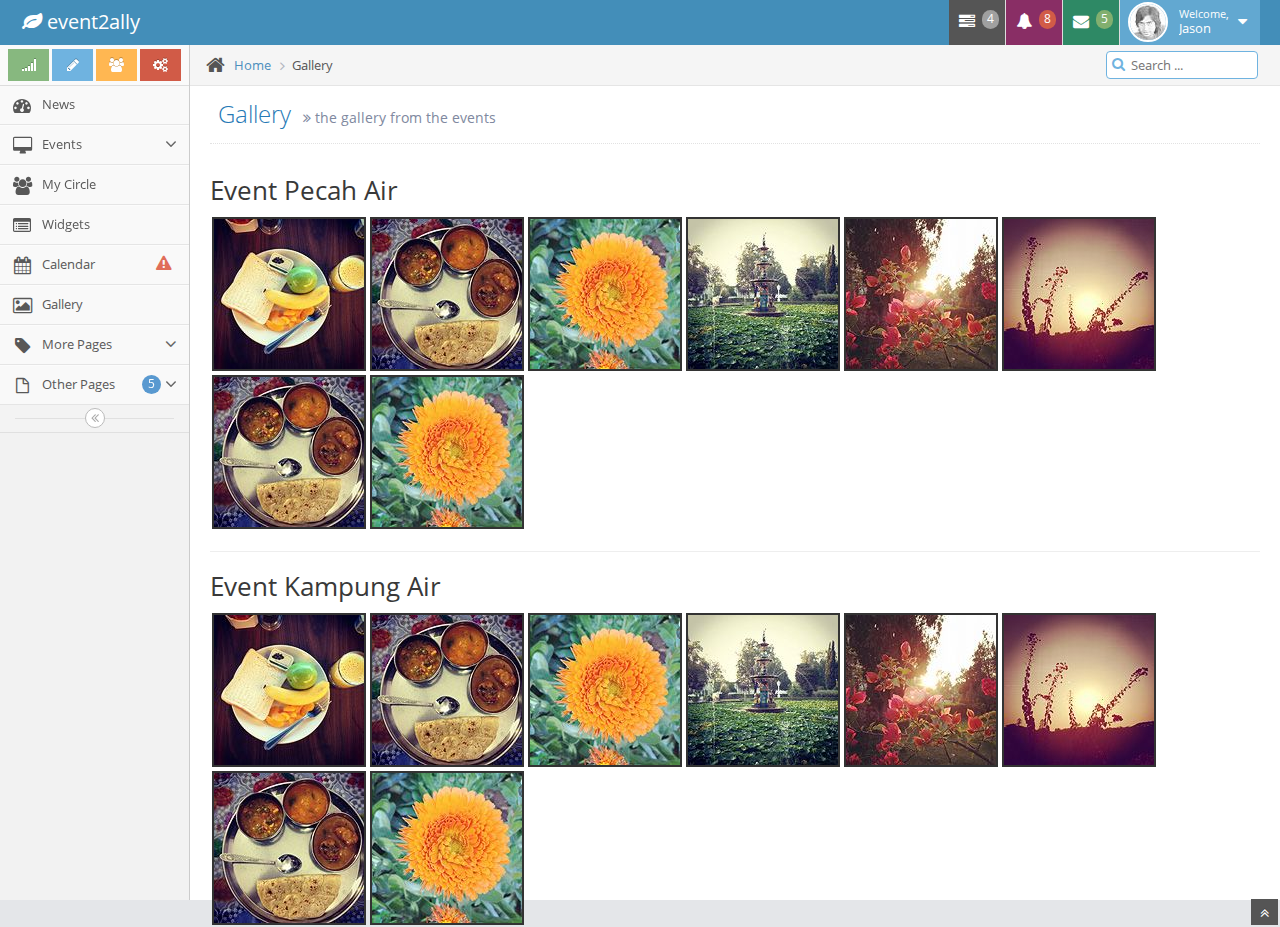
<file: gallery.html>
<!DOCTYPE html>
<html lang="en">
	<head>
		<meta charset="utf-8" />
		<title>Gallery - event2ally</title>

		<meta name="description" content="responsive photo gallery using colorbox" />
		<meta name="viewport" content="width=device-width, initial-scale=1.0" />

		<!-- basic styles -->

		<link href="assets/css/bootstrap.min.css" rel="stylesheet" />
		<link rel="stylesheet" href="assets/css/font-awesome.min.css" />

		<!--[if IE 7]>
		  <link rel="stylesheet" href="assets/css/font-awesome-ie7.min.css" />
		<![endif]-->

		<!-- page specific plugin styles -->

		<link rel="stylesheet" href="assets/css/colorbox.css" />

		<!-- fonts -->

		<link rel="stylesheet" href="assets/css/ace-fonts.css" />

		<!-- ace styles -->

		<link rel="stylesheet" href="assets/css/ace.min.css" />
		<link rel="stylesheet" href="assets/css/ace-rtl.min.css" />
		<link rel="stylesheet" href="assets/css/ace-skins.min.css" />

		<!--[if lte IE 8]>
		  <link rel="stylesheet" href="assets/css/ace-ie.min.css" />
		<![endif]-->

		<!-- inline styles related to this page -->

		<!-- ace settings handler -->

		<script src="assets/js/ace-extra.min.js"></script>

		<!-- HTML5 shim and Respond.js IE8 support of HTML5 elements and media queries -->

		<!--[if lt IE 9]>
		<script src="assets/js/html5shiv.js"></script>
		<script src="assets/js/respond.min.js"></script>
		<![endif]-->
	</head>

	<body>
		<div class="navbar navbar-default" id="navbar">
			<script type="text/javascript">
				try{ace.settings.check('navbar' , 'fixed')}catch(e){}
			</script>

			<div class="navbar-container" id="navbar-container">
				<div class="navbar-header pull-left">
					<a href="#" class="navbar-brand">
						<small>
							<i class="icon-leaf"></i>
							event2ally
						</small>
					</a><!-- /.brand -->
				</div><!-- /.navbar-header -->

				<div class="navbar-header pull-right" role="navigation">
					<ul class="nav ace-nav">
						<li class="grey">
							<a data-toggle="dropdown" class="dropdown-toggle" href="#">
								<i class="icon-tasks"></i>
								<span class="badge badge-grey">4</span>
							</a>

							<ul class="pull-right dropdown-navbar dropdown-menu dropdown-caret dropdown-close">
								<li class="dropdown-header">
									<i class="icon-ok"></i>
									4 Tasks to complete
								</li>

								<li>
									<a href="#">
										<div class="clearfix">
											<span class="pull-left">Software Update</span>
											<span class="pull-right">65%</span>
										</div>

										<div class="progress progress-mini ">
											<div style="width:65%" class="progress-bar "></div>
										</div>
									</a>
								</li>

								<li>
									<a href="#">
										<div class="clearfix">
											<span class="pull-left">Hardware Upgrade</span>
											<span class="pull-right">35%</span>
										</div>

										<div class="progress progress-mini ">
											<div style="width:35%" class="progress-bar progress-bar-danger"></div>
										</div>
									</a>
								</li>

								<li>
									<a href="#">
										<div class="clearfix">
											<span class="pull-left">Unit Testing</span>
											<span class="pull-right">15%</span>
										</div>

										<div class="progress progress-mini ">
											<div style="width:15%" class="progress-bar progress-bar-warning"></div>
										</div>
									</a>
								</li>

								<li>
									<a href="#">
										<div class="clearfix">
											<span class="pull-left">Bug Fixes</span>
											<span class="pull-right">90%</span>
										</div>

										<div class="progress progress-mini progress-striped active">
											<div style="width:90%" class="progress-bar progress-bar-success"></div>
										</div>
									</a>
								</li>

								<li>
									<a href="#">
										See tasks with details
										<i class="icon-arrow-right"></i>
									</a>
								</li>
							</ul>
						</li>

						<li class="purple">
							<a data-toggle="dropdown" class="dropdown-toggle" href="#">
								<i class="icon-bell-alt icon-animated-bell"></i>
								<span class="badge badge-important">8</span>
							</a>

							<ul class="pull-right dropdown-navbar navbar-pink dropdown-menu dropdown-caret dropdown-close">
								<li class="dropdown-header">
									<i class="icon-warning-sign"></i>
									8 Notifications
								</li>

								<li>
									<a href="#">
										<div class="clearfix">
											<span class="pull-left">
												<i class="btn btn-xs no-hover btn-pink icon-comment"></i>
												New Comments
											</span>
											<span class="pull-right badge badge-info">+12</span>
										</div>
									</a>
								</li>

								<li>
									<a href="#">
										<i class="btn btn-xs btn-primary icon-user"></i>
										Bob just signed up as an editor ...
									</a>
								</li>

								<li>
									<a href="#">
										<div class="clearfix">
											<span class="pull-left">
												<i class="btn btn-xs no-hover btn-success icon-shopping-cart"></i>
												New Orders
											</span>
											<span class="pull-right badge badge-success">+8</span>
										</div>
									</a>
								</li>

								<li>
									<a href="#">
										<div class="clearfix">
											<span class="pull-left">
												<i class="btn btn-xs no-hover btn-info icon-twitter"></i>
												Followers
											</span>
											<span class="pull-right badge badge-info">+11</span>
										</div>
									</a>
								</li>

								<li>
									<a href="#">
										See all notifications
										<i class="icon-arrow-right"></i>
									</a>
								</li>
							</ul>
						</li>

						<li class="green">
							<a data-toggle="dropdown" class="dropdown-toggle" href="#">
								<i class="icon-envelope icon-animated-vertical"></i>
								<span class="badge badge-success">5</span>
							</a>

							<ul class="pull-right dropdown-navbar dropdown-menu dropdown-caret dropdown-close">
								<li class="dropdown-header">
									<i class="icon-envelope-alt"></i>
									5 Messages
								</li>

								<li>
									<a href="#">
										<img src="assets/avatars/avatar.png" class="msg-photo" alt="Alex's Avatar" />
										<span class="msg-body">
											<span class="msg-title">
												<span class="blue">Alex:</span>
												Ciao sociis natoque penatibus et auctor ...
											</span>

											<span class="msg-time">
												<i class="icon-time"></i>
												<span>a moment ago</span>
											</span>
										</span>
									</a>
								</li>

								<li>
									<a href="#">
										<img src="assets/avatars/avatar3.png" class="msg-photo" alt="Susan's Avatar" />
										<span class="msg-body">
											<span class="msg-title">
												<span class="blue">Susan:</span>
												Vestibulum id ligula porta felis euismod ...
											</span>

											<span class="msg-time">
												<i class="icon-time"></i>
												<span>20 minutes ago</span>
											</span>
										</span>
									</a>
								</li>

								<li>
									<a href="#">
										<img src="assets/avatars/avatar4.png" class="msg-photo" alt="Bob's Avatar" />
										<span class="msg-body">
											<span class="msg-title">
												<span class="blue">Bob:</span>
												Nullam quis risus eget urna mollis ornare ...
											</span>

											<span class="msg-time">
												<i class="icon-time"></i>
												<span>3:15 pm</span>
											</span>
										</span>
									</a>
								</li>

								<li>
									<a href="inbox.html">
										See all messages
										<i class="icon-arrow-right"></i>
									</a>
								</li>
							</ul>
						</li>

						<li class="light-blue">
							<a data-toggle="dropdown" href="#" class="dropdown-toggle">
								<img class="nav-user-photo" src="assets/avatars/user.jpg" alt="Jason's Photo" />
								<span class="user-info">
									<small>Welcome,</small>
									Jason
								</span>

								<i class="icon-caret-down"></i>
							</a>

							<ul class="user-menu pull-right dropdown-menu dropdown-yellow dropdown-caret dropdown-close">
								<li>
									<a href="#">
										<i class="icon-cog"></i>
										Settings
									</a>
								</li>

								<li>
									<a href="#">
										<i class="icon-user"></i>
										Profile
									</a>
								</li>

								<li class="divider"></li>

								<li>
									<a href="#">
										<i class="icon-off"></i>
										Logout
									</a>
								</li>
							</ul>
						</li>
					</ul><!-- /.ace-nav -->
				</div><!-- /.navbar-header -->
			</div><!-- /.container -->
		</div>

		<div class="main-container" id="main-container">
			<script type="text/javascript">
				try{ace.settings.check('main-container' , 'fixed')}catch(e){}
			</script>

			<div class="main-container-inner">
				<a class="menu-toggler" id="menu-toggler" href="#">
					<span class="menu-text"></span>
				</a>

				<div class="sidebar" id="sidebar">
					<script type="text/javascript">
						try{ace.settings.check('sidebar' , 'fixed')}catch(e){}
					</script>

					<div class="sidebar-shortcuts" id="sidebar-shortcuts">
						<div class="sidebar-shortcuts-large" id="sidebar-shortcuts-large">
							<button class="btn btn-success">
								<i class="icon-signal"></i>
							</button>

							<button class="btn btn-info">
								<i class="icon-pencil"></i>
							</button>

							<button class="btn btn-warning">
								<i class="icon-group"></i>
							</button>

							<button class="btn btn-danger">
								<i class="icon-cogs"></i>
							</button>
						</div>

						<div class="sidebar-shortcuts-mini" id="sidebar-shortcuts-mini">
							<span class="btn btn-success"></span>

							<span class="btn btn-info"></span>

							<span class="btn btn-warning"></span>

							<span class="btn btn-danger"></span>
						</div>
					</div><!-- #sidebar-shortcuts -->

					<ul class="nav nav-list">
						<li>
							<a href="news.html">
								<i class="icon-dashboard"></i>
								<span class="menu-text"> News </span>
							</a>
						</li>
						<li>
							<a href="#" class="dropdown-toggle">
								<i class="icon-desktop"></i>
								<span class="menu-text"> Events </span>

								<b class="arrow icon-angle-down"></b>
							</a>

							<ul class="submenu">
								<li>
									<a href="#">
										<i class="icon-double-angle-right"></i>
										My Events
									</a>
								</li>
								<li>
									<a href="event_create.html">
										<i class="icon-double-angle-right"></i>
										Create Events
									</a>
								</li>

								

								
							</ul>
						</li>

						
						<li>
							<a href="mycircle.html">
								<i class="icon-group"></i>
								<span class="menu-text"> My Circle </span>
							</a>
						</li>

						<li>
							<a href="#">
								<i class="icon-list-alt"></i>
								<span class="menu-text"> Widgets </span>
							</a>
						</li>

						<li>
							<a href="#">
								<i class="icon-calendar"></i>

								<span class="menu-text">
									Calendar
									<span class="badge badge-transparent tooltip-error" title="2&nbsp;Important&nbsp;Events">
										<i class="icon-warning-sign red bigger-130"></i>
									</span>
								</span>
							</a>
						</li>

						<li>
							<a href="gallery.html">
								<i class="icon-picture"></i>
								<span class="menu-text"> Gallery </span>
							</a>
						</li>

						<li>
							<a href="#" class="dropdown-toggle">
								<i class="icon-tag"></i>
								<span class="menu-text"> More Pages </span>

								<b class="arrow icon-angle-down"></b>
							</a>

							<ul class="submenu">
								<li>
									<a href="#">
										<i class="icon-double-angle-right"></i>
										User Profile
									</a>
								</li>

								<li>
									<a href="#">
										<i class="icon-double-angle-right"></i>
										Inbox
									</a>
								</li>

								<li>
									<a href="#">
										<i class="icon-double-angle-right"></i>
										Pricing Tables
									</a>
								</li>

								<li>
									<a href="#">
										<i class="icon-double-angle-right"></i>
										Invoice
									</a>
								</li>

								<li>
									<a href="#">
										<i class="icon-double-angle-right"></i>
										Timeline
									</a>
								</li>

								<li>
									<a href="#">
										<i class="icon-double-angle-right"></i>
										Login &amp; Register
									</a>
								</li>
							</ul>
						</li>

						<li>
							<a href="#" class="dropdown-toggle">
								<i class="icon-file-alt"></i>

								<span class="menu-text">
									Other Pages
									<span class="badge badge-primary ">5</span>
								</span>

								<b class="arrow icon-angle-down"></b>
							</a>

							<ul class="submenu">
								<li>
									<a href="#">
										<i class="icon-double-angle-right"></i>
										FAQ
									</a>
								</li>

								<li>
									<a href="#l">
										<i class="icon-double-angle-right"></i>
										Error 404
									</a>
								</li>

								<li>
									<a href="#">
										<i class="icon-double-angle-right"></i>
										Error 500
									</a>
								</li>

								<li>
									<a href="#">
										<i class="icon-double-angle-right"></i>
										Grid
									</a>
								</li>

								<li>
									<a href="#">
										<i class="icon-double-angle-right"></i>
										Blank Page
									</a>
								</li>
							</ul>
						</li>
					</ul><!-- /.nav-list -->
					<div class="sidebar-collapse" id="sidebar-collapse">
						<i class="icon-double-angle-left" data-icon1="icon-double-angle-left" data-icon2="icon-double-angle-right"></i>
					</div>

					<script type="text/javascript">
						try{ace.settings.check('sidebar' , 'collapsed')}catch(e){}
					</script>
				</div>

				<div class="main-content">
					<div class="breadcrumbs" id="breadcrumbs">
						<script type="text/javascript">
							try{ace.settings.check('breadcrumbs' , 'fixed')}catch(e){}
						</script>

						<ul class="breadcrumb">
							<li>
								<i class="icon-home home-icon"></i>
								<a href="#">Home</a>
							</li>
							<li class="active">Gallery</li>
						</ul><!-- .breadcrumb -->

						<div class="nav-search" id="nav-search">
							<form class="form-search">
								<span class="input-icon">
									<input type="text" placeholder="Search ..." class="nav-search-input" id="nav-search-input" autocomplete="off" />
									<i class="icon-search nav-search-icon"></i>
								</span>
							</form>
						</div><!-- #nav-search -->
					</div>

					<div class="page-content">
						<div class="page-header">
							<h1>
								Gallery
								<small>
									<i class="icon-double-angle-right"></i>
									the gallery from the events
								</small>
							</h1>
						</div><!-- /.page-header -->

						<div class="row">
							<div class="col-xs-12">
								<!-- PAGE CONTENT BEGINS -->

								<div class="row-fluid">
									<h2>
										Event Pecah Air
									</h2>
									<ul class="ace-thumbnails">
										<li>
											<a href="assets/images/gallery/image-1.jpg" data-rel="colorbox">
												<img alt="150x150" src="assets/images/gallery/thumb-1.jpg" />
												<div class="text">
													<div class="inner">Sample Caption on Hover</div>
												</div>
											</a>
										</li>

										<li>
											<a href="assets/images/gallery/image-2.jpg" data-rel="colorbox">
												<img alt="150x150" src="assets/images/gallery/thumb-2.jpg" />
												<div class="text">
													<div class="inner">Click me !</div>
												</div>
											</a>
										</li>

										<li>
											<a href="assets/images/gallery/image-3.jpg" data-rel="colorbox">
												<img alt="150x150" src="assets/images/gallery/thumb-3.jpg" />
												<div class="text">
													<div class="inner">Click me !</div>
												</div>
											</a>
										</li>

										<li>
											<a href="assets/images/gallery/image-4.jpg" data-rel="colorbox">
												<img alt="150x150" src="assets/images/gallery/thumb-4.jpg" />
												<div class="text">
													<div class="inner">Click me !</div>
												</div>
											</a>
										</li>

										<li>
											<a href="assets/images/gallery/image-5.jpg" data-rel="colorbox">
												<img alt="150x150" src="assets/images/gallery/thumb-5.jpg" />
												<div class="text">
													<div class="inner">Click me !</div>
												</div>
											</a>
										</li>

										<li>
											<a href="assets/images/gallery/image-6.jpg" data-rel="colorbox">
												<img alt="150x150" src="assets/images/gallery/thumb-6.jpg" />
												<div class="text">
													<div class="inner">Click me !</div>
												</div>
											</a>
										</li>

										<li>
											<a href="assets/images/gallery/image-2.jpg" data-rel="colorbox">
												<img alt="150x150" src="assets/images/gallery/thumb-2.jpg" />
												<div class="text">
													<div class="inner">Click me !</div>
												</div>
											</a>
										</li>

										<li>
											<a href="assets/images/gallery/image-3.jpg" data-rel="colorbox">
												<img alt="150x150" src="assets/images/gallery/thumb-3.jpg" />
												<div class="text">
													<div class="inner">Click me !</div>
												</div>
											</a>
										</li>
									</ul>
									
								</div><!-- PAGE CONTENT ENDS -->
							</div><!-- /.col -->
						</div><!-- /.row -->
						<hr/>
						<div class="row-fluid">
									<h2>
										Event Kampung Air
									</h2>
									<ul class="ace-thumbnails">
										<li>
											<a href="assets/images/gallery/image-1.jpg" data-rel="colorbox">
												<img alt="150x150" src="assets/images/gallery/thumb-1.jpg" />
												<div class="text">
													<div class="inner">Sample Caption on Hover</div>
												</div>
											</a>
										</li>

										<li>
											<a href="assets/images/gallery/image-2.jpg" data-rel="colorbox">
												<img alt="150x150" src="assets/images/gallery/thumb-2.jpg" />
												<div class="text">
													<div class="inner">Click me !</div>
												</div>
											</a>
										</li>

										<li>
											<a href="assets/images/gallery/image-3.jpg" data-rel="colorbox">
												<img alt="150x150" src="assets/images/gallery/thumb-3.jpg" />
												<div class="text">
													<div class="inner">Click me !</div>
												</div>
											</a>
										</li>

										<li>
											<a href="assets/images/gallery/image-4.jpg" data-rel="colorbox">
												<img alt="150x150" src="assets/images/gallery/thumb-4.jpg" />
												<div class="text">
													<div class="inner">Click me !</div>
												</div>
											</a>
										</li>

										<li>
											<a href="assets/images/gallery/image-5.jpg" data-rel="colorbox">
												<img alt="150x150" src="assets/images/gallery/thumb-5.jpg" />
												<div class="text">
													<div class="inner">Click me !</div>
												</div>
											</a>
										</li>

										<li>
											<a href="assets/images/gallery/image-6.jpg" data-rel="colorbox">
												<img alt="150x150" src="assets/images/gallery/thumb-6.jpg" />
												<div class="text">
													<div class="inner">Click me !</div>
												</div>
											</a>
										</li>

										<li>
											<a href="assets/images/gallery/image-2.jpg" data-rel="colorbox">
												<img alt="150x150" src="assets/images/gallery/thumb-2.jpg" />
												<div class="text">
													<div class="inner">Click me !</div>
												</div>
											</a>
										</li>

										<li>
											<a href="assets/images/gallery/image-3.jpg" data-rel="colorbox">
												<img alt="150x150" src="assets/images/gallery/thumb-3.jpg" />
												<div class="text">
													<div class="inner">Click me !</div>
												</div>
											</a>
										</li>
									</ul>
									
								</div><!-- PAGE CONTENT ENDS -->
							</div><!-- /.col -->
						</div><!-- /.row -->
					</div><!-- /.page-content -->
				</div><!-- /.main-content -->

				
			</div><!-- /.main-container-inner -->

			<a href="#" id="btn-scroll-up" class="btn-scroll-up btn btn-sm btn-inverse">
				<i class="icon-double-angle-up icon-only bigger-110"></i>
			</a>
		</div><!-- /.main-container -->

		<!-- basic scripts -->

		<!--[if !IE]> -->

		<script type="text/javascript">
			window.jQuery || document.write("<script src='assets/js/jquery-2.0.3.min.js'>"+"<"+"/script>");
		</script>

		<!-- <![endif]-->

		<!--[if IE]>
<script type="text/javascript">
 window.jQuery || document.write("<script src='assets/js/jquery-1.10.2.min.js'>"+"<"+"/script>");
</script>
<![endif]-->

		<script type="text/javascript">
			if("ontouchend" in document) document.write("<script src='assets/js/jquery.mobile.custom.min.js'>"+"<"+"/script>");
		</script>
		<script src="assets/js/bootstrap.min.js"></script>
		<script src="assets/js/typeahead-bs2.min.js"></script>

		<!-- page specific plugin scripts -->

		<script src="assets/js/jquery.colorbox-min.js"></script>

		<!-- ace scripts -->

		<script src="assets/js/ace-elements.min.js"></script>
		<script src="assets/js/ace.min.js"></script>

		<!-- inline scripts related to this page -->

		<script type="text/javascript">
			jQuery(function($) {
	var colorbox_params = {
		reposition:true,
		scalePhotos:true,
		scrolling:false,
		previous:'<i class="icon-arrow-left"></i>',
		next:'<i class="icon-arrow-right"></i>',
		close:'&times;',
		current:'{current} of {total}',
		maxWidth:'100%',
		maxHeight:'100%',
		onOpen:function(){
			document.body.style.overflow = 'hidden';
		},
		onClosed:function(){
			document.body.style.overflow = 'auto';
		},
		onComplete:function(){
			$.colorbox.resize();
		}
	};

	$('.ace-thumbnails [data-rel="colorbox"]').colorbox(colorbox_params);
	$("#cboxLoadingGraphic").append("<i class='icon-spinner orange'></i>");//let's add a custom loading icon

	/**$(window).on('resize.colorbox', function() {
		try {
			//this function has been changed in recent versions of colorbox, so it won't work
			$.fn.colorbox.load();//to redraw the current frame
		} catch(e){}
	});*/
})
		</script>
	</body>
</html>
</file>
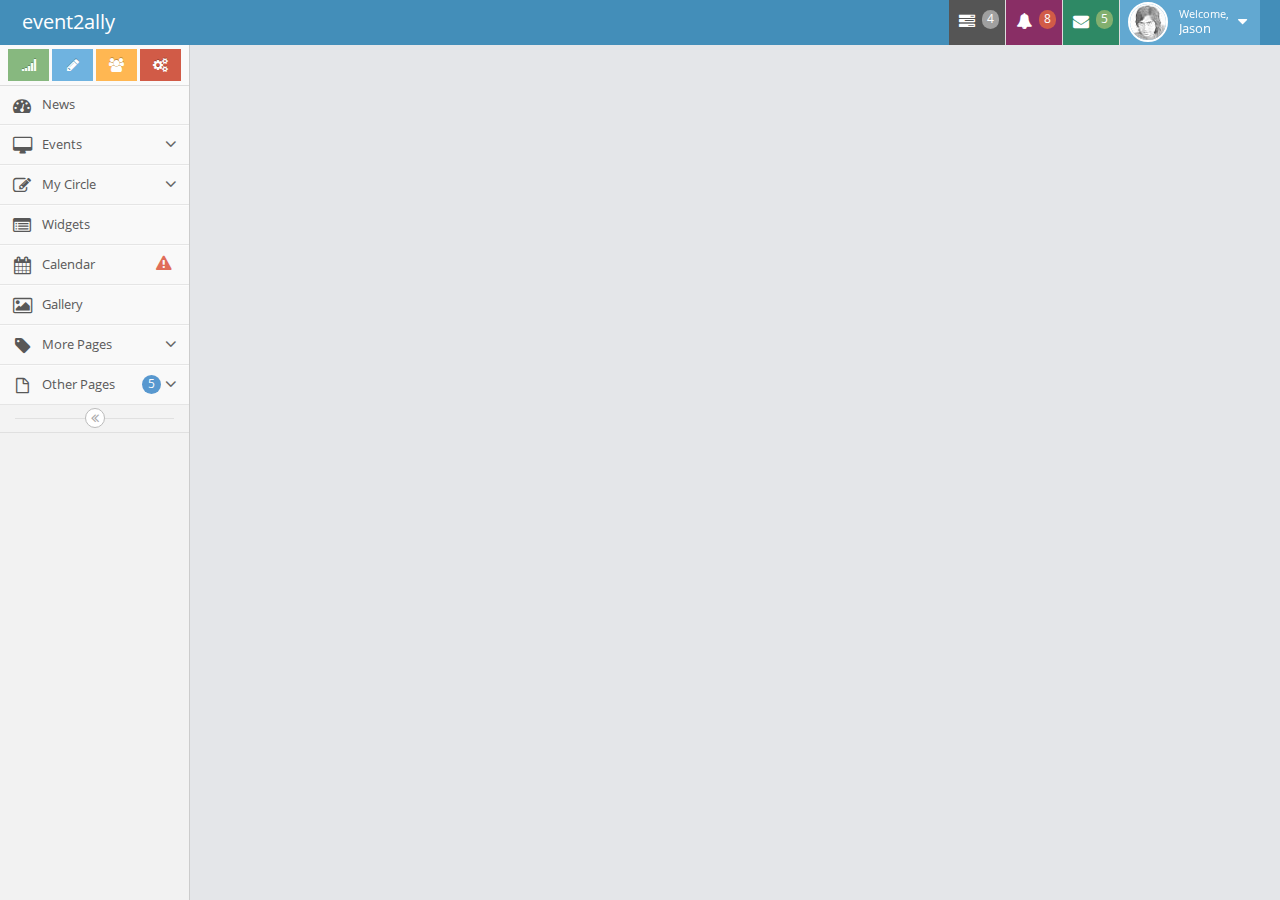
<file: home.html>
<!DOCTYPE html>
<html lang="en">
	<head>
		<meta charset="utf-8" />
		<title>Wellcome - event2ally</title>

		<meta name="description" content="overview &amp; stats" />
		<meta name="viewport" content="width=device-width, initial-scale=1.0" />

		<!-- basic styles -->

		<link href="assets/css/bootstrap.min.css" rel="stylesheet" />
		<link href="assets/css/cutom.css" rel="stylesheet" />
		<link rel="stylesheet" href="assets/css/font-awesome.min.css" />

		<!--[if IE 7]>
		  <link rel="stylesheet" href="assets/css/font-awesome-ie7.min.css" />
		<![endif]-->

		<!-- page specific plugin styles -->

		<!-- fonts -->

		<link rel="stylesheet" href="assets/css/ace-fonts.css" />

		<!-- ace styles -->

		<link rel="stylesheet" href="assets/css/ace.min.css" />
		<link rel="stylesheet" href="assets/css/ace-rtl.min.css" />
		<link rel="stylesheet" href="assets/css/ace-skins.min.css" />

		<!--[if lte IE 8]>
		  <link rel="stylesheet" href="assets/css/ace-ie.min.css" />
		<![endif]-->

		<!-- inline styles related to this page -->

		<!-- ace settings handler -->

		<script src="assets/js/ace-extra.min.js"></script>

		<!-- HTML5 shim and Respond.js IE8 support of HTML5 elements and media queries -->

		<!--[if lt IE 9]>
		<script src="assets/js/html5shiv.js"></script>
		<script src="assets/js/respond.min.js"></script>
		<![endif]-->
	</head>
	<body>
<div class="navbar navbar-default" id="navbar">
			<script type="text/javascript">
				try{ace.settings.check('navbar' , 'fixed')}catch(e){}
			</script>
			

			<div class="navbar-container" id="navbar-container">
				<div class="navbar-header pull-left">
					<a href="#" class="navbar-brand">
						<small>
							event2ally
						</small>
					</a><!-- /.brand -->
				</div><!-- /.navbar-header -->

				<div class="navbar-header pull-right" role="navigation">
					<ul class="nav ace-nav">
						<li class="grey">
							<a data-toggle="dropdown" class="dropdown-toggle" href="#">
								<i class="icon-tasks"></i>
								<span class="badge badge-grey">4</span>
							</a>

							<ul class="pull-right dropdown-navbar dropdown-menu dropdown-caret dropdown-close">
								<li class="dropdown-header">
									<i class="icon-ok"></i>
									4 Tasks to complete
								</li>

								<li>
									<a href="#">
										<div class="clearfix">
											<span class="pull-left">Software Update</span>
											<span class="pull-right">65%</span>
										</div>

										<div class="progress progress-mini ">
											<div style="width:65%" class="progress-bar "></div>
										</div>
									</a>
								</li>

								<li>
									<a href="#">
										<div class="clearfix">
											<span class="pull-left">Hardware Upgrade</span>
											<span class="pull-right">35%</span>
										</div>

										<div class="progress progress-mini ">
											<div style="width:35%" class="progress-bar progress-bar-danger"></div>
										</div>
									</a>
								</li>

								<li>
									<a href="#">
										<div class="clearfix">
											<span class="pull-left">Unit Testing</span>
											<span class="pull-right">15%</span>
										</div>

										<div class="progress progress-mini ">
											<div style="width:15%" class="progress-bar progress-bar-warning"></div>
										</div>
									</a>
								</li>

								<li>
									<a href="#">
										<div class="clearfix">
											<span class="pull-left">Bug Fixes</span>
											<span class="pull-right">90%</span>
										</div>

										<div class="progress progress-mini progress-striped active">
											<div style="width:90%" class="progress-bar progress-bar-success"></div>
										</div>
									</a>
								</li>

								<li>
									<a href="#">
										See tasks with details
										<i class="icon-arrow-right"></i>
									</a>
								</li>
							</ul>
						</li>

						<li class="purple">
							<a data-toggle="dropdown" class="dropdown-toggle" href="#">
								<i class="icon-bell-alt icon-animated-bell"></i>
								<span class="badge badge-important">8</span>
							</a>

							<ul class="pull-right dropdown-navbar navbar-pink dropdown-menu dropdown-caret dropdown-close">
								<li class="dropdown-header">
									<i class="icon-warning-sign"></i>
									8 Notifications
								</li>

								<li>
									<a href="#">
										<div class="clearfix">
											<span class="pull-left">
												<i class="btn btn-xs no-hover btn-pink icon-comment"></i>
												New Comments
											</span>
											<span class="pull-right badge badge-info">+12</span>
										</div>
									</a>
								</li>

								<li>
									<a href="#">
										<i class="btn btn-xs btn-primary icon-user"></i>
										Bob just signed up as an editor ...
									</a>
								</li>

								<li>
									<a href="#">
										<div class="clearfix">
											<span class="pull-left">
												<i class="btn btn-xs no-hover btn-success icon-shopping-cart"></i>
												New Orders
											</span>
											<span class="pull-right badge badge-success">+8</span>
										</div>
									</a>
								</li>

								<li>
									<a href="#">
										<div class="clearfix">
											<span class="pull-left">
												<i class="btn btn-xs no-hover btn-info icon-twitter"></i>
												Followers
											</span>
											<span class="pull-right badge badge-info">+11</span>
										</div>
									</a>
								</li>

								<li>
									<a href="#">
										See all notifications
										<i class="icon-arrow-right"></i>
									</a>
								</li>
							</ul>
						</li>

						<li class="green">
							<a data-toggle="dropdown" class="dropdown-toggle" href="#">
								<i class="icon-envelope icon-animated-vertical"></i>
								<span class="badge badge-success">5</span>
							</a>

							<ul class="pull-right dropdown-navbar dropdown-menu dropdown-caret dropdown-close">
								<li class="dropdown-header">
									<i class="icon-envelope-alt"></i>
									5 Messages
								</li>

								<li>
									<a href="#">
										<img src="assets/avatars/avatar.png" class="msg-photo" alt="Alex's Avatar" />
										<span class="msg-body">
											<span class="msg-title">
												<span class="blue">Alex:</span>
												Ciao sociis natoque penatibus et auctor ...
											</span>

											<span class="msg-time">
												<i class="icon-time"></i>
												<span>a moment ago</span>
											</span>
										</span>
									</a>
								</li>

								<li>
									<a href="#">
										<img src="assets/avatars/avatar3.png" class="msg-photo" alt="Susan's Avatar" />
										<span class="msg-body">
											<span class="msg-title">
												<span class="blue">Susan:</span>
												Vestibulum id ligula porta felis euismod ...
											</span>

											<span class="msg-time">
												<i class="icon-time"></i>
												<span>20 minutes ago</span>
											</span>
										</span>
									</a>
								</li>

								<li>
									<a href="#">
										<img src="assets/avatars/avatar4.png" class="msg-photo" alt="Bob's Avatar" />
										<span class="msg-body">
											<span class="msg-title">
												<span class="blue">Bob:</span>
												Nullam quis risus eget urna mollis ornare ...
											</span>

											<span class="msg-time">
												<i class="icon-time"></i>
												<span>3:15 pm</span>
											</span>
										</span>
									</a>
								</li>

								<li>
									<a href="inbox.html">
										See all messages
										<i class="icon-arrow-right"></i>
									</a>
								</li>
							</ul>
						</li>

						<li class="light-blue">
							<a data-toggle="dropdown" href="#" class="dropdown-toggle">
								<img class="nav-user-photo" src="assets/avatars/user.jpg" alt="Jason's Photo" />
								<span class="user-info">
									<small>Welcome,</small>
									Jason
								</span>

								<i class="icon-caret-down"></i>
							</a>

							<ul class="user-menu pull-right dropdown-menu dropdown-yellow dropdown-caret dropdown-close">
								<li>
									<a href="#">
										<i class="icon-cog"></i>
										Settings
									</a>
								</li>

								<li>
									<a href="#">
										<i class="icon-user"></i>
										Profile
									</a>
								</li>

								<li class="divider"></li>

								<li>
									<a href="#">
										<i class="icon-off"></i>
										Logout
									</a>
								</li>
							</ul>
						</li>
					</ul><!-- /.ace-nav -->
				</div><!-- /.navbar-header -->
			</div><!-- /.container -->
		</div>
		<div class="main-container-inner">
				<a class="menu-toggler" id="menu-toggler" href="#">
					<span class="menu-text"></span>
				</a>
		<div class="sidebar" id="sidebar">
					<script type="text/javascript">
						try{ace.settings.check('sidebar' , 'fixed')}catch(e){}
					</script>

					<div class="sidebar-shortcuts" id="sidebar-shortcuts">
						<div class="sidebar-shortcuts-large" id="sidebar-shortcuts-large">
							<button class="btn btn-success">
								<i class="icon-signal"></i>
							</button>

							<button class="btn btn-info">
								<i class="icon-pencil"></i>
							</button>

							<button class="btn btn-warning">
								<i class="icon-group"></i>
							</button>

							<button class="btn btn-danger">
								<i class="icon-cogs"></i>
							</button>
						</div>

						<div class="sidebar-shortcuts-mini" id="sidebar-shortcuts-mini">
							<span class="btn btn-success"></span>

							<span class="btn btn-info"></span>

							<span class="btn btn-warning"></span>

							<span class="btn btn-danger"></span>
						</div>
					</div><!-- #sidebar-shortcuts -->

					<ul class="nav nav-list">
						<li>
							<a href="news.html">
								<i class="icon-dashboard"></i>
								<span class="menu-text"> News </span>
							</a>
						</li>
						<li>
							<a href="#" class="dropdown-toggle">
								<i class="icon-desktop"></i>
								<span class="menu-text"> Events </span>

								<b class="arrow icon-angle-down"></b>
							</a>

							<ul class="submenu">
								<li>
									<a href="#">
										<i class="icon-double-angle-right"></i>
										My Events
									</a>
								</li>
								<li>
									<a href="#">
										<i class="icon-double-angle-right"></i>
										Create Events
									</a>
								</li>

								

								
							</ul>
						</li>

						
						<li>
							<a href="#" class="dropdown-toggle">
								<i class="icon-edit"></i>
								<span class="menu-text"> My Circle </span>

								<b class="arrow icon-angle-down"></b>
							</a>

							<ul class="submenu">
								<li>
									<a href="#">
										<i class="icon-double-angle-right"></i>
										Form Elements
									</a>
								</li>

								<li>
									<a href="#">
										<i class="icon-double-angle-right"></i>
										Wizard &amp; Validation
									</a>
								</li>

								<li>
									<a href="#">
										<i class="icon-double-angle-right"></i>
										Wysiwyg &amp; Markdown
									</a>
								</li>

								<li>
									<a href="#">
										<i class="icon-double-angle-right"></i>
										Dropzone File Upload
									</a>
								</li>
							</ul>
						</li>

						<li>
							<a href="#">
								<i class="icon-list-alt"></i>
								<span class="menu-text"> Widgets </span>
							</a>
						</li>

						<li>
							<a href="#">
								<i class="icon-calendar"></i>

								<span class="menu-text">
									Calendar
									<span class="badge badge-transparent tooltip-error" title="2&nbsp;Important&nbsp;Events">
										<i class="icon-warning-sign red bigger-130"></i>
									</span>
								</span>
							</a>
						</li>

						<li>
							<a href="#">
								<i class="icon-picture"></i>
								<span class="menu-text"> Gallery </span>
							</a>
						</li>

						<li>
							<a href="#" class="dropdown-toggle">
								<i class="icon-tag"></i>
								<span class="menu-text"> More Pages </span>

								<b class="arrow icon-angle-down"></b>
							</a>

							<ul class="submenu">
								<li>
									<a href="#">
										<i class="icon-double-angle-right"></i>
										User Profile
									</a>
								</li>

								<li>
									<a href="#">
										<i class="icon-double-angle-right"></i>
										Inbox
									</a>
								</li>

								<li>
									<a href="#">
										<i class="icon-double-angle-right"></i>
										Pricing Tables
									</a>
								</li>

								<li>
									<a href="#">
										<i class="icon-double-angle-right"></i>
										Invoice
									</a>
								</li>

								<li>
									<a href="#">
										<i class="icon-double-angle-right"></i>
										Timeline
									</a>
								</li>

								<li>
									<a href="#">
										<i class="icon-double-angle-right"></i>
										Login &amp; Register
									</a>
								</li>
							</ul>
						</li>

						<li>
							<a href="#" class="dropdown-toggle">
								<i class="icon-file-alt"></i>

								<span class="menu-text">
									Other Pages
									<span class="badge badge-primary ">5</span>
								</span>

								<b class="arrow icon-angle-down"></b>
							</a>

							<ul class="submenu">
								<li>
									<a href="#">
										<i class="icon-double-angle-right"></i>
										FAQ
									</a>
								</li>

								<li>
									<a href="#l">
										<i class="icon-double-angle-right"></i>
										Error 404
									</a>
								</li>

								<li>
									<a href="#">
										<i class="icon-double-angle-right"></i>
										Error 500
									</a>
								</li>

								<li>
									<a href="#">
										<i class="icon-double-angle-right"></i>
										Grid
									</a>
								</li>

								<li>
									<a href="#">
										<i class="icon-double-angle-right"></i>
										Blank Page
									</a>
								</li>
							</ul>
						</li>
					</ul><!-- /.nav-list -->

					<div class="sidebar-collapse" id="sidebar-collapse">
						<i class="icon-double-angle-left" data-icon1="icon-double-angle-left" data-icon2="icon-double-angle-right"></i>
					</div>

					<script type="text/javascript">
						try{ace.settings.check('sidebar' , 'collapsed')}catch(e){}
					</script>
		</div>
				</div>
				<div class="container">
					
				</div>
</body>
<script type="text/javascript">
			window.jQuery || document.write("<script src='assets/js/jquery-2.0.3.min.js'>"+"<"+"/script>");
		</script>

		<!-- <![endif]-->

		<!--[if IE]>
<script type="text/javascript">
 window.jQuery || document.write("<script src='assets/js/jquery-1.10.2.min.js'>"+"<"+"/script>");
</script>
<![endif]-->

		<script type="text/javascript">
			if("ontouchend" in document) document.write("<script src='assets/js/jquery.mobile.custom.min.js'>"+"<"+"/script>");
		</script>
		<script src="assets/js/bootstrap.min.js"></script>
		<script src="assets/js/typeahead-bs2.min.js"></script>

		<!-- page specific plugin scripts -->

		<!--[if lte IE 8]>
		  <script src="assets/js/excanvas.min.js"></script>
		<![endif]-->

		<script src="assets/js/jquery-ui-1.10.3.custom.min.js"></script>
		<script src="assets/js/jquery.ui.touch-punch.min.js"></script>
		<script src="assets/js/jquery.slimscroll.min.js"></script>
		<script src="assets/js/jquery.easy-pie-chart.min.js"></script>
		<script src="assets/js/jquery.sparkline.min.js"></script>
		<script src="assets/js/flot/jquery.flot.min.js"></script>
		<script src="assets/js/flot/jquery.flot.pie.min.js"></script>
		<script src="assets/js/flot/jquery.flot.resize.min.js"></script>
		

		<!-- ace scripts -->

		<script src="assets/js/ace-elements.min.js"></script>
		<script src="assets/js/ace.min.js"></script>

		<!-- inline scripts related to this page -->

		
</html>
</file>
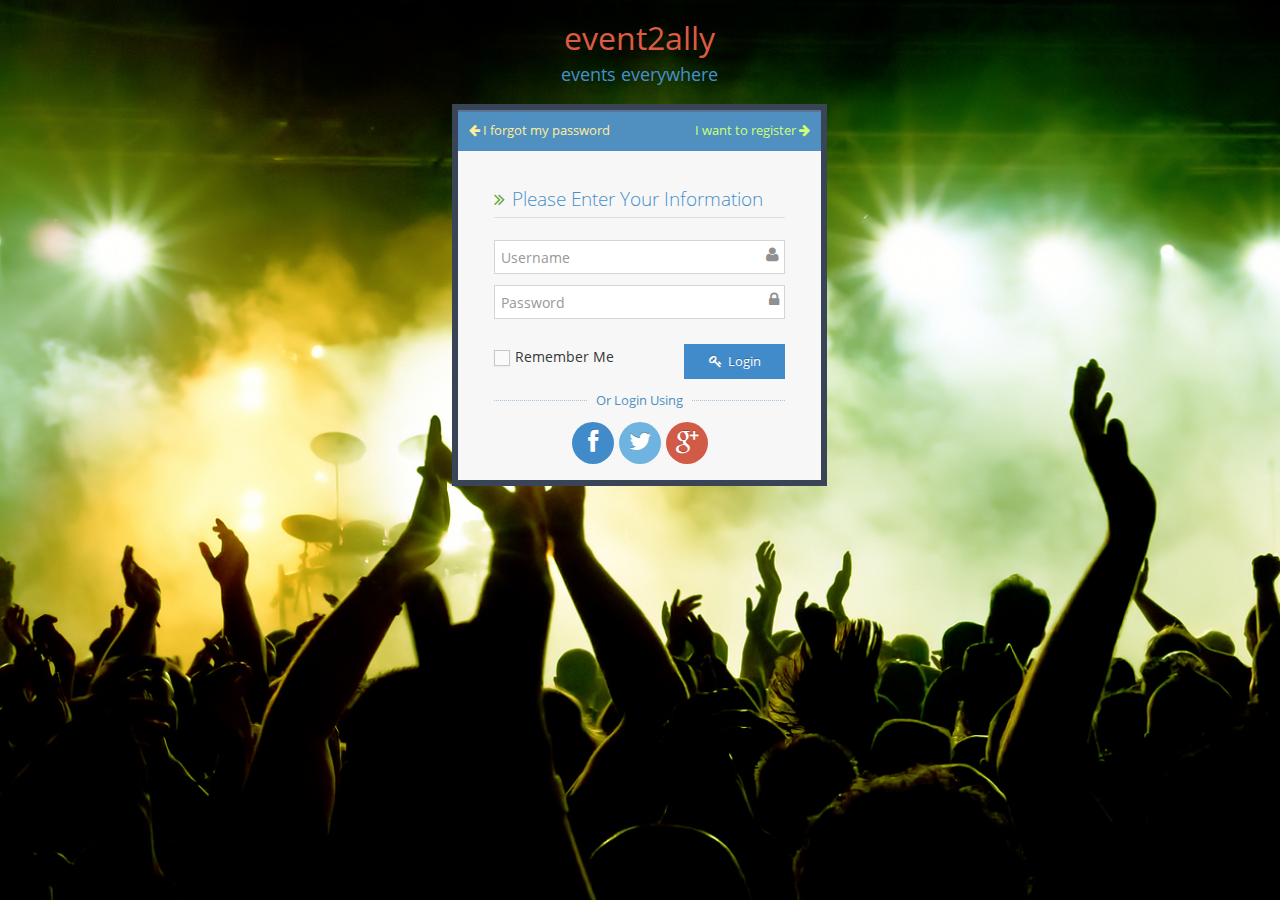
<file: login.html>
<!DOCTYPE html>
<html lang="en">
	<head>
		<meta charset="utf-8" />
		<title>Login Page - Ace Admin</title>

		<meta name="description" content="User login page" />
		<meta name="viewport" content="width=device-width, initial-scale=1.0" />

		<!-- basic styles -->

		<link href="assets/css/bootstrap.min.css" rel="stylesheet" />
		<link rel="stylesheet" href="assets/css/font-awesome.min.css" />

		<!--[if IE 7]>
		  <link rel="stylesheet" href="assets/css/font-awesome-ie7.min.css" />
		<![endif]-->

		<!-- page specific plugin styles -->

		<!-- fonts -->

		<link rel="stylesheet" href="assets/css/ace-fonts.css" />

		<!-- ace styles -->

		<link rel="stylesheet" href="assets/css/ace.min.css" />
		<link rel="stylesheet" href="assets/css/ace-rtl.min.css" />
		<link rel="stylesheet" href="assets/css/cutom.css" />

		<!--[if lte IE 8]>
		  <link rel="stylesheet" href="assets/css/ace-ie.min.css" />
		<![endif]-->

		<!-- inline styles related to this page -->

		<!-- HTML5 shim and Respond.js IE8 support of HTML5 elements and media queries -->

		<!--[if lt IE 9]>
		<script src="assets/js/html5shiv.js"></script>
		<script src="assets/js/respond.min.js"></script>
		<![endif]-->
	</head>

	<body class="login-layout konser">
		<div class="main-container">
			<div class="main-content">
				<div class="row">
					<div class="col-sm-10 col-sm-offset-1">
						<div class="login-container">
							<div class="center">
								<h1>
								
								<a href="index.html" class="red" >event2ally</a>
									
								</h1>
								
								<h4 class="blue">events everywhere</h4>
							</div>

							<div class="space-6"></div>

							<div class="position-relative">
								
								<div id="login-box" class="login-box visible widget-box no-border">
									<div class="toolbar clearfix">
											<div>
												<a href="#" onclick="show_box('forgot-box'); return false;" class="forgot-password-link">
													<i class="icon-arrow-left"></i>
													I forgot my password
												</a>
											</div>

											<div>
												<a href="#" onclick="show_box('signup-box'); return false;" class="user-signup-link">
													I want to register
													<i class="icon-arrow-right"></i>
												</a>
											</div>
										</div>
									<div class="widget-body">
										<div class="widget-main">
											<h4 class="header blue lighter bigger">
												<i class="icon-double-angle-right green"></i>
												Please Enter Your Information
											</h4>

											<div class="space-6"></div>

											<form>
												<fieldset>
													<label class="block clearfix">
														<span class="block input-icon input-icon-right">
															<input type="text" class="form-control" placeholder="Username" />
															<i class="icon-user"></i>
														</span>
													</label>

													<label class="block clearfix">
														<span class="block input-icon input-icon-right">
															<input type="password" class="form-control" placeholder="Password" />
															<i class="icon-lock"></i>
														</span>
													</label>

													<div class="space"></div>

													<div class="clearfix">
														<label class="inline">
															<input type="checkbox" class="ace" />
															<span class="lbl"> Remember Me</span>
														</label>

														<button type="button" class="width-35 pull-right btn btn-sm btn-primary">
															<i class="icon-key"></i>
															Login
														</button>
													</div>

													<div class="space-4"></div>
												</fieldset>
											</form>

											<div class="social-or-login center">
												<span class="bigger-110">Or Login Using</span>
											</div>

											<div class="social-login center">
												<a class="btn btn-primary">
													<i class="icon-facebook"></i>
												</a>

												<a class="btn btn-info">
													<i class="icon-twitter"></i>
												</a>

												<a class="btn btn-danger">
													<i class="icon-google-plus"></i>
												</a>
											</div>
										</div><!-- /widget-main -->

										
									</div><!-- /widget-body -->
								</div><!-- /login-box -->

								<div id="forgot-box" class="forgot-box widget-box no-border">
									<div class="widget-body">
										<div class="toolbar center">
											<a href="#" onclick="show_box('login-box'); return false;" class="back-to-login-link">
												Back to login
												<i class="icon-arrow-right"></i>
											</a>
										</div>
										<div class="widget-main">
											<h4 class="header red lighter bigger">
												<i class="icon-key"></i>
												Retrieve Password
											</h4>

											<div class="space-6"></div>
											<p>
												Enter your email and to receive instructions
											</p>

											<form>
												<fieldset>
													<label class="block clearfix">
														<span class="block input-icon input-icon-right">
															<input type="email" class="form-control" placeholder="Email" />
															<i class="icon-envelope"></i>
														</span>
													</label>

													<div class="clearfix">
														<button type="button" class="width-35 pull-right btn btn-sm btn-danger">
															<i class="icon-lightbulb"></i>
															Send Me!
														</button>
													</div>
												</fieldset>
											</form>
										</div><!-- /widget-main -->

										
									</div><!-- /widget-body -->
								</div><!-- /forgot-box -->

								<div id="signup-box" class="signup-box widget-box no-border">
									<div class="widget-body">
										<div class="toolbar center">
											<a href="#" onclick="show_box('login-box'); return false;" class="back-to-login-link">
												<i class="icon-arrow-left"></i>
												Back to login
											</a>
										</div>
										<div class="widget-main">
											
											<h4 class="header green lighter bigger">
												<i class="icon-group blue"></i>
												New User Registration
											</h4>

											<div class="space-6"></div>
											<p> Enter your details to begin: </p>

											<form>
												<fieldset>
													<label class="block clearfix">
														<span class="block input-icon input-icon-right">
															<input type="email" class="form-control" placeholder="Email" />
															<i class="icon-envelope"></i>
														</span>
													</label>

													<label class="block clearfix">
														<span class="block input-icon input-icon-right">
															<input type="text" class="form-control" placeholder="Username" />
															<i class="icon-user"></i>
														</span>
													</label>

													<label class="block clearfix">
														<span class="block input-icon input-icon-right">
															<input type="password" class="form-control" placeholder="Password" />
															<i class="icon-lock"></i>
														</span>
													</label>

													<label class="block clearfix">
														<span class="block input-icon input-icon-right">
															<input type="password" class="form-control" placeholder="Repeat password" />
															<i class="icon-retweet"></i>
														</span>
													</label>

													<label class="block">
														<input type="checkbox" class="ace" />
														<span class="lbl">
															I accept the
															<a href="#">User Agreement</a>
														</span>
													</label>

													<div class="space-24"></div>

													<div class="clearfix">
														<button type="reset" class="width-30 pull-left btn btn-sm">
															<i class="icon-refresh"></i>
															Reset
														</button>

														<button type="button" class="width-65 pull-right btn btn-sm btn-success">
															Register
															<i class="icon-arrow-right icon-on-right"></i>
														</button>
													</div>
												</fieldset>
											</form>
										</div>

										
									</div><!-- /widget-body -->
								</div><!-- /signup-box -->
							</div><!-- /position-relative -->
						</div>
					</div><!-- /.col -->
				</div><!-- /.row -->
			</div>
		</div><!-- /.main-container -->

		<!-- basic scripts -->

		<!--[if !IE]> -->

		<script type="text/javascript">
			window.jQuery || document.write("<script src='assets/js/jquery-2.0.3.min.js'>"+"<"+"/script>");
		</script>

		<!-- <![endif]-->

		<!--[if IE]>
<script type="text/javascript">
 window.jQuery || document.write("<script src='assets/js/jquery-1.10.2.min.js'>"+"<"+"/script>");
</script>
<![endif]-->

		<script type="text/javascript">
			if("ontouchend" in document) document.write("<script src='assets/js/jquery.mobile.custom.min.js'>"+"<"+"/script>");
		</script>

		<!-- inline scripts related to this page -->

		<script type="text/javascript">
			function show_box(id) {
			 jQuery('.widget-box.visible').removeClass('visible');
			 jQuery('#'+id).addClass('visible');
			}
		</script>
	</body>
</html>
</file>
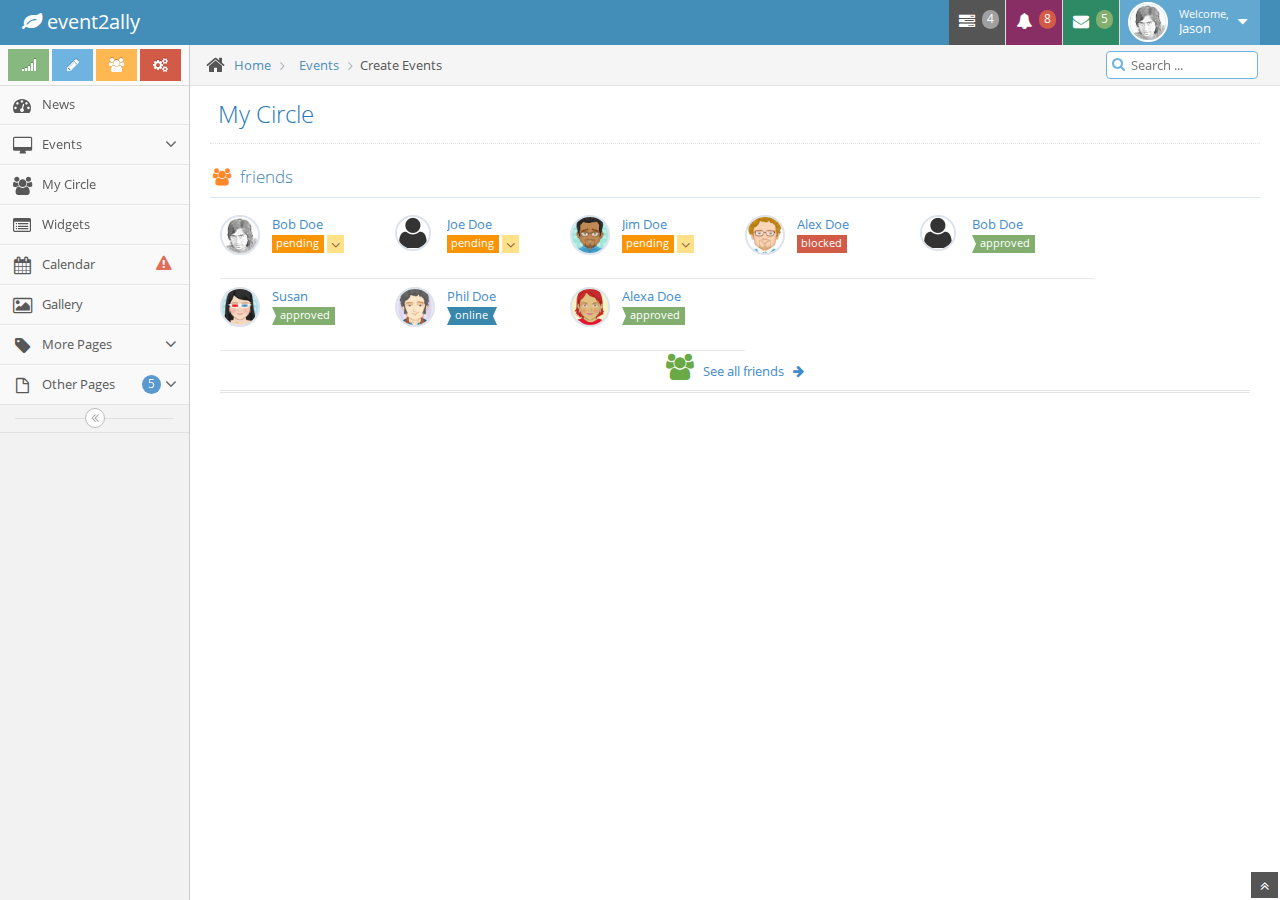
<file: mycircle.html>
<!DOCTYPE html>
<html lang="en">
	<head>
		<meta charset="utf-8" />
		<title>Create Events</title>

		<meta name="description" content="Restyling jQuery UI Widgets and Elements" />
		<meta name="viewport" content="width=device-width, initial-scale=1.0" />

		<!-- basic styles -->

		<link href="assets/css/bootstrap.min.css" rel="stylesheet" />
		<link rel="stylesheet" href="assets/css/font-awesome.min.css" />

		<!--[if IE 7]>
		  <link rel="stylesheet" href="assets/css/font-awesome-ie7.min.css" />
		<![endif]-->

		<!-- page specific plugin styles -->

		<link rel="stylesheet" href="assets/css/jquery-ui-1.10.3.full.min.css" />

		<!-- fonts -->

		<link rel="stylesheet" href="assets/css/ace-fonts.css" />

		<!-- ace styles -->

		<link rel="stylesheet" href="assets/css/ace.min.css" />
		<link rel="stylesheet" href="assets/css/ace-rtl.min.css" />
		<link rel="stylesheet" href="assets/css/ace-skins.min.css" />

		<!--[if lte IE 8]>
		  <link rel="stylesheet" href="assets/css/ace-ie.min.css" />
		<![endif]-->

		<!-- inline styles related to this page -->

		<!-- ace settings handler -->

		<script src="assets/js/ace-extra.min.js"></script>
	</head>

	<body>
		<div class="navbar navbar-default" id="navbar">
			<script type="text/javascript">
				try{ace.settings.check('navbar' , 'fixed')}catch(e){}
			</script>

			<div class="navbar-container" id="navbar-container">
				<div class="navbar-header pull-left">
					<a href="#" class="navbar-brand">
						<small>
							<i class="icon-leaf"></i>
							event2ally
						</small>
					</a><!-- /.brand -->
				</div><!-- /.navbar-header -->

				<div class="navbar-header pull-right" role="navigation">
					<ul class="nav ace-nav">
						<li class="grey">
							<a data-toggle="dropdown" class="dropdown-toggle" href="#">
								<i class="icon-tasks"></i>
								<span class="badge badge-grey">4</span>
							</a>

							<ul class="pull-right dropdown-navbar dropdown-menu dropdown-caret dropdown-close">
								<li class="dropdown-header">
									<i class="icon-ok"></i>
									4 Tasks to complete
								</li>

								<li>
									<a href="#">
										<div class="clearfix">
											<span class="pull-left">Software Update</span>
											<span class="pull-right">65%</span>
										</div>

										<div class="progress progress-mini ">
											<div style="width:65%" class="progress-bar "></div>
										</div>
									</a>
								</li>

								<li>
									<a href="#">
										<div class="clearfix">
											<span class="pull-left">Hardware Upgrade</span>
											<span class="pull-right">35%</span>
										</div>

										<div class="progress progress-mini ">
											<div style="width:35%" class="progress-bar progress-bar-danger"></div>
										</div>
									</a>
								</li>

								<li>
									<a href="#">
										<div class="clearfix">
											<span class="pull-left">Unit Testing</span>
											<span class="pull-right">15%</span>
										</div>

										<div class="progress progress-mini ">
											<div style="width:15%" class="progress-bar progress-bar-warning"></div>
										</div>
									</a>
								</li>

								<li>
									<a href="#">
										<div class="clearfix">
											<span class="pull-left">Bug Fixes</span>
											<span class="pull-right">90%</span>
										</div>

										<div class="progress progress-mini progress-striped active">
											<div style="width:90%" class="progress-bar progress-bar-success"></div>
										</div>
									</a>
								</li>

								<li>
									<a href="#">
										See tasks with details
										<i class="icon-arrow-right"></i>
									</a>
								</li>
							</ul>
						</li>

						<li class="purple">
							<a data-toggle="dropdown" class="dropdown-toggle" href="#">
								<i class="icon-bell-alt icon-animated-bell"></i>
								<span class="badge badge-important">8</span>
							</a>

							<ul class="pull-right dropdown-navbar navbar-pink dropdown-menu dropdown-caret dropdown-close">
								<li class="dropdown-header">
									<i class="icon-warning-sign"></i>
									8 Notifications
								</li>

								<li>
									<a href="#">
										<div class="clearfix">
											<span class="pull-left">
												<i class="btn btn-xs no-hover btn-pink icon-comment"></i>
												New Comments
											</span>
											<span class="pull-right badge badge-info">+12</span>
										</div>
									</a>
								</li>

								<li>
									<a href="#">
										<i class="btn btn-xs btn-primary icon-user"></i>
										Bob just signed up as an editor ...
									</a>
								</li>

								<li>
									<a href="#">
										<div class="clearfix">
											<span class="pull-left">
												<i class="btn btn-xs no-hover btn-success icon-shopping-cart"></i>
												New Orders
											</span>
											<span class="pull-right badge badge-success">+8</span>
										</div>
									</a>
								</li>

								<li>
									<a href="#">
										<div class="clearfix">
											<span class="pull-left">
												<i class="btn btn-xs no-hover btn-info icon-twitter"></i>
												Followers
											</span>
											<span class="pull-right badge badge-info">+11</span>
										</div>
									</a>
								</li>

								<li>
									<a href="#">
										See all notifications
										<i class="icon-arrow-right"></i>
									</a>
								</li>
							</ul>
						</li>

						<li class="green">
							<a data-toggle="dropdown" class="dropdown-toggle" href="#">
								<i class="icon-envelope icon-animated-vertical"></i>
								<span class="badge badge-success">5</span>
							</a>

							<ul class="pull-right dropdown-navbar dropdown-menu dropdown-caret dropdown-close">
								<li class="dropdown-header">
									<i class="icon-envelope-alt"></i>
									5 Messages
								</li>

								<li>
									<a href="#">
										<img src="assets/avatars/avatar.png" class="msg-photo" alt="Alex's Avatar" />
										<span class="msg-body">
											<span class="msg-title">
												<span class="blue">Alex:</span>
												Ciao sociis natoque penatibus et auctor ...
											</span>

											<span class="msg-time">
												<i class="icon-time"></i>
												<span>a moment ago</span>
											</span>
										</span>
									</a>
								</li>

								<li>
									<a href="#">
										<img src="assets/avatars/avatar3.png" class="msg-photo" alt="Susan's Avatar" />
										<span class="msg-body">
											<span class="msg-title">
												<span class="blue">Susan:</span>
												Vestibulum id ligula porta felis euismod ...
											</span>

											<span class="msg-time">
												<i class="icon-time"></i>
												<span>20 minutes ago</span>
											</span>
										</span>
									</a>
								</li>

								<li>
									<a href="#">
										<img src="assets/avatars/avatar4.png" class="msg-photo" alt="Bob's Avatar" />
										<span class="msg-body">
											<span class="msg-title">
												<span class="blue">Bob:</span>
												Nullam quis risus eget urna mollis ornare ...
											</span>

											<span class="msg-time">
												<i class="icon-time"></i>
												<span>3:15 pm</span>
											</span>
										</span>
									</a>
								</li>

								<li>
									<a href="inbox.html">
										See all messages
										<i class="icon-arrow-right"></i>
									</a>
								</li>
							</ul>
						</li>

						<li class="light-blue">
							<a data-toggle="dropdown" href="#" class="dropdown-toggle">
								<img class="nav-user-photo" src="assets/avatars/user.jpg" alt="Jason's Photo" />
								<span class="user-info">
									<small>Welcome,</small>
									Jason
								</span>

								<i class="icon-caret-down"></i>
							</a>

							<ul class="user-menu pull-right dropdown-menu dropdown-yellow dropdown-caret dropdown-close">
								<li>
									<a href="#">
										<i class="icon-cog"></i>
										Settings
									</a>
								</li>

								<li>
									<a href="#">
										<i class="icon-user"></i>
										Profile
									</a>
								</li>

								<li class="divider"></li>

								<li>
									<a href="#">
										<i class="icon-off"></i>
										Logout
									</a>
								</li>
							</ul>
						</li>
					</ul><!-- /.ace-nav -->
				</div><!-- /.navbar-header -->
			</div><!-- /.container -->
		</div>

		<div class="main-container" id="main-container">
			<script type="text/javascript">
				try{ace.settings.check('main-container' , 'fixed')}catch(e){}
			</script>

			<div class="main-container-inner">
				<a class="menu-toggler" id="menu-toggler" href="#">
					<span class="menu-text"></span>
				</a>

				<div class="sidebar" id="sidebar">
					<script type="text/javascript">
						try{ace.settings.check('sidebar' , 'fixed')}catch(e){}
					</script>

					<div class="sidebar-shortcuts" id="sidebar-shortcuts">
						<div class="sidebar-shortcuts-large" id="sidebar-shortcuts-large">
							<button class="btn btn-success">
								<i class="icon-signal"></i>
							</button>

							<button class="btn btn-info">
								<i class="icon-pencil"></i>
							</button>

							<button class="btn btn-warning">
								<i class="icon-group"></i>
							</button>

							<button class="btn btn-danger">
								<i class="icon-cogs"></i>
							</button>
						</div>

						<div class="sidebar-shortcuts-mini" id="sidebar-shortcuts-mini">
							<span class="btn btn-success"></span>

							<span class="btn btn-info"></span>

							<span class="btn btn-warning"></span>

							<span class="btn btn-danger"></span>
						</div>
					</div><!-- #sidebar-shortcuts -->

					<ul class="nav nav-list">
						<li>
							<a href="news.html">
								<i class="icon-dashboard"></i>
								<span class="menu-text"> News </span>
							</a>
						</li>
						<li>
							<a href="#" class="dropdown-toggle">
								<i class="icon-desktop"></i>
								<span class="menu-text"> Events </span>

								<b class="arrow icon-angle-down"></b>
							</a>

							<ul class="submenu">
								<li>
									<a href="#">
										<i class="icon-double-angle-right"></i>
										My Events
									</a>
								</li>
								<li>
									<a href="event_create.html">
										<i class="icon-double-angle-right"></i>
										Create Events
									</a>
								</li>

								

								
							</ul>
						</li>

						
						<li>
							<a href="mycircle.html">
								<i class="icon-group"></i>
								<span class="menu-text"> My Circle </span>
							</a>
						</li>

						<li>
							<a href="#">
								<i class="icon-list-alt"></i>
								<span class="menu-text"> Widgets </span>
							</a>
						</li>

						<li>
							<a href="#">
								<i class="icon-calendar"></i>

								<span class="menu-text">
									Calendar
									<span class="badge badge-transparent tooltip-error" title="2&nbsp;Important&nbsp;Events">
										<i class="icon-warning-sign red bigger-130"></i>
									</span>
								</span>
							</a>
						</li>

						<li>
							<a href="gallery.html">
								<i class="icon-picture"></i>
								<span class="menu-text"> Gallery </span>
							</a>
						</li>

						<li>
							<a href="#" class="dropdown-toggle">
								<i class="icon-tag"></i>
								<span class="menu-text"> More Pages </span>

								<b class="arrow icon-angle-down"></b>
							</a>

							<ul class="submenu">
								<li>
									<a href="#">
										<i class="icon-double-angle-right"></i>
										User Profile
									</a>
								</li>

								<li>
									<a href="#">
										<i class="icon-double-angle-right"></i>
										Inbox
									</a>
								</li>

								<li>
									<a href="#">
										<i class="icon-double-angle-right"></i>
										Pricing Tables
									</a>
								</li>

								<li>
									<a href="#">
										<i class="icon-double-angle-right"></i>
										Invoice
									</a>
								</li>

								<li>
									<a href="#">
										<i class="icon-double-angle-right"></i>
										Timeline
									</a>
								</li>

								<li>
									<a href="#">
										<i class="icon-double-angle-right"></i>
										Login &amp; Register
									</a>
								</li>
							</ul>
						</li>

						<li>
							<a href="#" class="dropdown-toggle">
								<i class="icon-file-alt"></i>

								<span class="menu-text">
									Other Pages
									<span class="badge badge-primary ">5</span>
								</span>

								<b class="arrow icon-angle-down"></b>
							</a>

							<ul class="submenu">
								<li>
									<a href="#">
										<i class="icon-double-angle-right"></i>
										FAQ
									</a>
								</li>

								<li>
									<a href="#l">
										<i class="icon-double-angle-right"></i>
										Error 404
									</a>
								</li>

								<li>
									<a href="#">
										<i class="icon-double-angle-right"></i>
										Error 500
									</a>
								</li>

								<li>
									<a href="#">
										<i class="icon-double-angle-right"></i>
										Grid
									</a>
								</li>

								<li>
									<a href="#">
										<i class="icon-double-angle-right"></i>
										Blank Page
									</a>
								</li>
							</ul>
						</li>
					</ul><!-- /.nav-list -->

					<div class="sidebar-collapse" id="sidebar-collapse">
						<i class="icon-double-angle-left" data-icon1="icon-double-angle-left" data-icon2="icon-double-angle-right"></i>
					</div>

					<script type="text/javascript">
						try{ace.settings.check('sidebar' , 'collapsed')}catch(e){}
					</script>
		</div>
				<div class="main-content">
					<div class="breadcrumbs" id="breadcrumbs">
						<script type="text/javascript">
							try{ace.settings.check('breadcrumbs' , 'fixed')}catch(e){}
						</script>

						<ul class="breadcrumb">
							<li>
								<i class="icon-home home-icon"></i>
								<a href="#">Home</a>
							</li>

							<li>
								<a href="#">Events</a>
							</li>
							<li class="active">Create Events</li>
						</ul><!-- .breadcrumb -->

						<div class="nav-search" id="nav-search">
							<form class="form-search">
								<span class="input-icon">
									<input type="text" placeholder="Search ..." class="nav-search-input" id="nav-search-input" autocomplete="off" />
									<i class="icon-search nav-search-icon"></i>
								</span>
							</form>
						</div><!-- #nav-search -->
					</div>

					<div class="page-content">
						<div class="page-header">
							<h1>
								My Circle
							</h1>
						</div><!-- /.page-header -->

						<div class="row">
							<div class="col-xs-12">
								<!-- PAGE CONTENT BEGINS -->

								<div class="row">
									<div class="col-xs-12">
										<div class="widget-box transparent" id="recent-box">
											<div class="widget-header">
												<h4 class="lighter smaller">
													<i class="icon-group orange"></i>
													friends
												</h4>
											</div>

											<div class="widget-body">
												<div class="widget-main padding-4">
													<div class="tab-content padding-8 overflow-visible">

														<div id="member-tab" class="tab-pane active">
															<div class="clearfix">
																<div class="itemdiv memberdiv">
																	<div class="user">
																		<img alt="Bob Doe's avatar" src="assets/avatars/user.jpg" />
																	</div>

																	<div class="body">
																		<div class="name">
																			<a href="#">Bob Doe</a>
																		</div>

																		
																		<div>
																			<span class="label label-warning label-sm">pending</span>

																			<div class="inline position-relative">
																				<button class="btn btn-minier bigger btn-yellow btn-no-border dropdown-toggle" data-toggle="dropdown">
																					<i class="icon-angle-down icon-only bigger-120"></i>
																				</button>

																				<ul class="dropdown-menu dropdown-only-icon dropdown-yellow pull-right dropdown-caret dropdown-close">
																					<li>
																						<a href="#" class="tooltip-success" data-rel="tooltip" title="Approve">
																							<span class="green">
																								<i class="icon-ok bigger-110"></i>
																							</span>
																						</a>
																					</li>

																					<li>
																						<a href="#" class="tooltip-warning" data-rel="tooltip" title="Reject">
																							<span class="orange">
																								<i class="icon-remove bigger-110"></i>
																							</span>
																						</a>
																					</li>

																					<li>
																						<a href="#" class="tooltip-error" data-rel="tooltip" title="Delete">
																							<span class="red">
																								<i class="icon-trash bigger-110"></i>
																							</span>
																						</a>
																					</li>
																				</ul>
																			</div>
																		</div>
																	</div>
																</div>

																<div class="itemdiv memberdiv">
																	<div class="user">
																		<img alt="Joe Doe's avatar" src="assets/avatars/avatar2.png" />
																	</div>

																	<div class="body">
																		<div class="name">
																			<a href="#">Joe Doe</a>
																		</div>


																		<div>
																			<span class="label label-warning label-sm">pending</span>

																			<div class="inline position-relative">
																				<button class="btn btn-minier bigger btn-yellow btn-no-border dropdown-toggle" data-toggle="dropdown">
																					<i class="icon-angle-down icon-only bigger-120"></i>
																				</button>

																				<ul class="dropdown-menu dropdown-only-icon dropdown-yellow pull-right dropdown-caret dropdown-close">
																					<li>
																						<a href="#" class="tooltip-success" data-rel="tooltip" title="Approve">
																							<span class="green">
																								<i class="icon-ok bigger-110"></i>
																							</span>
																						</a>
																					</li>

																					<li>
																						<a href="#" class="tooltip-warning" data-rel="tooltip" title="Reject">
																							<span class="orange">
																								<i class="icon-remove bigger-110"></i>
																							</span>
																						</a>
																					</li>

																					<li>
																						<a href="#" class="tooltip-error" data-rel="tooltip" title="Delete">
																							<span class="red">
																								<i class="icon-trash bigger-110"></i>
																							</span>
																						</a>
																					</li>
																				</ul>
																			</div>
																		</div>
																	</div>
																</div>

																<div class="itemdiv memberdiv">
																	<div class="user">
																		<img alt="Jim Doe's avatar" src="assets/avatars/avatar.png" />
																	</div>

																	<div class="body">
																		<div class="name">
																			<a href="#">Jim Doe</a>
																		</div>

																		

																		<div>
																			<span class="label label-warning label-sm">pending</span>

																			<div class="inline position-relative">
																				<button class="btn btn-minier bigger btn-yellow btn-no-border dropdown-toggle" data-toggle="dropdown">
																					<i class="icon-angle-down icon-only bigger-120"></i>
																				</button>

																				<ul class="dropdown-menu dropdown-only-icon dropdown-yellow pull-right dropdown-caret dropdown-close">
																					<li>
																						<a href="#" class="tooltip-success" data-rel="tooltip" title="Approve">
																							<span class="green">
																								<i class="icon-ok bigger-110"></i>
																							</span>
																						</a>
																					</li>

																					<li>
																						<a href="#" class="tooltip-warning" data-rel="tooltip" title="Reject">
																							<span class="orange">
																								<i class="icon-remove bigger-110"></i>
																							</span>
																						</a>
																					</li>

																					<li>
																						<a href="#" class="tooltip-error" data-rel="tooltip" title="Delete">
																							<span class="red">
																								<i class="icon-trash bigger-110"></i>
																							</span>
																						</a>
																					</li>
																				</ul>
																			</div>
																		</div>
																	</div>
																</div>

																<div class="itemdiv memberdiv">
																	<div class="user">
																		<img alt="Alex Doe's avatar" src="assets/avatars/avatar5.png" />
																	</div>

																	<div class="body">
																		<div class="name">
																			<a href="#">Alex Doe</a>
																		</div>

																		
																		<div>
																			<span class="label label-danger label-sm">blocked</span>
																		</div>
																	</div>
																</div>

																<div class="itemdiv memberdiv">
																	<div class="user">
																		<img alt="Bob Doe's avatar" src="assets/avatars/avatar2.png" />
																	</div>

																	<div class="body">
																		<div class="name">
																			<a href="#">Bob Doe</a>
																		</div>

																		
																		<div>
																			<span class="label label-success label-sm arrowed-in">approved</span>
																		</div>
																	</div>
																</div>

																<div class="itemdiv memberdiv">
																	<div class="user">
																		<img alt="Susan's avatar" src="assets/avatars/avatar3.png" />
																	</div>

																	<div class="body">
																		<div class="name">
																			<a href="#">Susan</a>
																		</div>


																		<div>
																			<span class="label label-success label-sm arrowed-in">approved</span>
																		</div>
																	</div>
																</div>

																<div class="itemdiv memberdiv">
																	<div class="user">
																		<img alt="Phil Doe's avatar" src="assets/avatars/avatar4.png" />
																	</div>

																	<div class="body">
																		<div class="name">
																			<a href="#">Phil Doe</a>
																		</div>

																	

																		<div>
																			<span class="label label-info label-sm arrowed-in arrowed-in-right">online</span>
																		</div>
																	</div>
																</div>

																<div class="itemdiv memberdiv">
																	<div class="user">
																		<img alt="Alexa Doe's avatar" src="assets/avatars/avatar1.png" />
																	</div>

																	<div class="body">
																		<div class="name">
																			<a href="#">Alexa Doe</a>
																		</div>

																		
																		<div>
																			<span class="label label-success label-sm arrowed-in">approved</span>
																		</div>
																	</div>
																</div>
															</div>

															<div class="center">
																<i class="icon-group icon-2x green"></i>

																&nbsp;
																<a href="#">
																	See all friends &nbsp;
																	<i class="icon-arrow-right"></i>
																</a>
															</div>

															<div class="hr hr-double hr8"></div>
														</div><!-- member-tab -->

														
													</div>
												</div><!-- /widget-main -->
											</div><!-- /widget-body -->
										</div><!-- /widget-box -->
									</div><!-- ./span -->

								</div><!-- ./row-fluid -->

								<!-- PAGE CONTENT ENDS -->
							</div><!-- /.col -->
						</div><!-- /.row -->
					</div><!-- /.page-content -->
				</div><!-- /.main-content -->

				
			</div><!-- /.main-container-inner -->

			<a href="#" id="btn-scroll-up" class="btn-scroll-up btn btn-sm btn-inverse">
				<i class="icon-double-angle-up icon-only bigger-110"></i>
			</a>
		</div><!-- /.main-container -->

		<!-- basic scripts -->

		<!--[if !IE]> -->

		<script type="text/javascript">
			window.jQuery || document.write("<script src='assets/js/jquery-2.0.3.min.js'>"+"<"+"/script>");
		</script>

		<!-- <![endif]-->

		<!--[if IE]>
<script type="text/javascript">
 window.jQuery || document.write("<script src='assets/js/jquery-1.10.2.min.js'>"+"<"+"/script>");
</script>
<![endif]-->

		<script type="text/javascript">
			if("ontouchend" in document) document.write("<script src='assets/js/jquery.mobile.custom.min.js'>"+"<"+"/script>");
		</script>
		<script src="assets/js/bootstrap.min.js"></script>
		<script src="assets/js/typeahead-bs2.min.js"></script>

		<!-- page specific plugin scripts -->

		<script src="assets/js/jquery-ui-1.10.3.full.min.js"></script>
		<script src="assets/js/jquery.ui.touch-punch.min.js"></script>

		<!-- ace scripts -->

		<script src="assets/js/ace-elements.min.js"></script>
		<script src="assets/js/ace.min.js"></script>

		<!-- inline scripts related to this page -->

		<script type="text/javascript">
			jQuery(function($) {
			
				$( "#datepicker1" ).datepicker({
					showOtherMonths: true,
					selectOtherMonths: false,
					//isRTL:true,
			
					
					
					changeMonth: true,
					changeYear: true,
					
					showButtonPanel: true,
					beforeShow: function() {
						//change button colors
						var datepicker = $(this).datepicker( "widget" );
						setTimeout(function(){
							var buttons = datepicker.find('.ui-datepicker-buttonpane')
							.find('button');
							buttons.eq(0).addClass('btn btn-xs');
							buttons.eq(1).addClass('btn btn-xs btn-success');
							buttons.wrapInner('<span class="bigger-110" />');
						}, 0);
					}
			
				});
			$( "#datepicker2" ).datepicker({
					showOtherMonths: true,
					selectOtherMonths: false,
					//isRTL:true,
			
					
					
					changeMonth: true,
					changeYear: true,
					
					showButtonPanel: true,
					beforeShow: function() {
						//change button colors
						var datepicker = $(this).datepicker( "widget" );
						setTimeout(function(){
							var buttons = datepicker.find('.ui-datepicker-buttonpane')
							.find('button');
							buttons.eq(0).addClass('btn btn-xs');
							buttons.eq(1).addClass('btn btn-xs btn-success');
							buttons.wrapInner('<span class="bigger-110" />');
						}, 0);
					}
		
				});
			$( "#datepicker3" ).datepicker({
					showOtherMonths: true,
					selectOtherMonths: false,
					//isRTL:true,
			
					
					
					changeMonth: true,
					changeYear: true,
					
					showButtonPanel: true,
					beforeShow: function() {
						//change button colors
						var datepicker = $(this).datepicker( "widget" );
						setTimeout(function(){
							var buttons = datepicker.find('.ui-datepicker-buttonpane')
							.find('button');
							buttons.eq(0).addClass('btn btn-xs');
							buttons.eq(1).addClass('btn btn-xs btn-success');
							buttons.wrapInner('<span class="bigger-110" />');
						}, 0);
					}
			
				});
				$( "#datepicker4" ).datepicker({
					showOtherMonths: true,
					selectOtherMonths: false,
					//isRTL:true,
			
					
					
					changeMonth: true,
					changeYear: true,
					
					showButtonPanel: true,
					beforeShow: function() {
						//change button colors
						var datepicker = $(this).datepicker( "widget" );
						setTimeout(function(){
							var buttons = datepicker.find('.ui-datepicker-buttonpane')
							.find('button');
							buttons.eq(0).addClass('btn btn-xs');
							buttons.eq(1).addClass('btn btn-xs btn-success');
							buttons.wrapInner('<span class="bigger-110" />');
						}, 0);
					}
			
				});
				//override dialog's title function to allow for HTML titles
				$.widget("ui.dialog", $.extend({}, $.ui.dialog.prototype, {
					_title: function(title) {
						var $title = this.options.title || '&nbsp;'
						if( ("title_html" in this.options) && this.options.title_html == true )
							title.html($title);
						else title.text($title);
					}
				}));
			
				$( "#id-btn-dialog1" ).on('click', function(e) {
					e.preventDefault();
			
					var dialog = $( "#dialog-message" ).removeClass('hide').dialog({
						modal: true,
						title: "<div class='widget-header widget-header-small'><h4 class='smaller'><i class='icon-ok'></i> jQuery UI Dialog</h4></div>",
						title_html: true,
						buttons: [ 
							{
								text: "Cancel",
								"class" : "btn btn-xs",
								click: function() {
									$( this ).dialog( "close" ); 
								} 
							},
							{
								text: "OK",
								"class" : "btn btn-primary btn-xs",
								click: function() {
									$( this ).dialog( "close" ); 
								} 
							}
						]
					});
			
					/**
					dialog.data( "uiDialog" )._title = function(title) {
						title.html( this.options.title );
					};
					**/
				});
			
			
				$( "#id-btn-dialog2" ).on('click', function(e) {
					e.preventDefault();
				
					$( "#dialog-confirm" ).removeClass('hide').dialog({
						resizable: false,
						modal: true,
						title: "<div class='widget-header'><h4 class='smaller'><i class='icon-warning-sign red'></i> Empty the recycle bin?</h4></div>",
						title_html: true,
						buttons: [
							{
								html: "<i class='icon-trash bigger-110'></i>&nbsp; Delete all items",
								"class" : "btn btn-danger btn-xs",
								click: function() {
									$( this ).dialog( "close" );
								}
							}
							,
							{
								html: "<i class='icon-remove bigger-110'></i>&nbsp; Cancel",
								"class" : "btn btn-xs",
								click: function() {
									$( this ).dialog( "close" );
								}
							}
						]
					});
				});
			
			
				
				//autocomplete
				 var availableTags = [
					"ActionScript",
					"AppleScript",
					"Asp",
					"BASIC",
					"C",
					"C++",
					"Clojure",
					"COBOL",
					"ColdFusion",
					"Erlang",
					"Fortran",
					"Groovy",
					"Haskell",
					"Java",
					"JavaScript",
					"Lisp",
					"Perl",
					"PHP",
					"Python",
					"Ruby",
					"Scala",
					"Scheme"
				];
				$( "#tags" ).autocomplete({
					source: availableTags
				});
			
				//custom autocomplete (category selection)
				$.widget( "custom.catcomplete", $.ui.autocomplete, {
					_renderMenu: function( ul, items ) {
						var that = this,
						currentCategory = "";
						$.each( items, function( index, item ) {
							if ( item.category != currentCategory ) {
								ul.append( "<li class='ui-autocomplete-category'>" + item.category + "</li>" );
								currentCategory = item.category;
							}
							that._renderItemData( ul, item );
						});
					}
				});
				
				 var data = [
					{ label: "anders", category: "" },
					{ label: "andreas", category: "" },
					{ label: "antal", category: "" },
					{ label: "annhhx10", category: "Products" },
					{ label: "annk K12", category: "Products" },
					{ label: "annttop C13", category: "Products" },
					{ label: "anders andersson", category: "People" },
					{ label: "andreas andersson", category: "People" },
					{ label: "andreas johnson", category: "People" }
				];
				$( "#search" ).catcomplete({
					delay: 0,
					source: data
				});
				
				
				//tooltips
				$( "#show-option" ).tooltip({
					show: {
						effect: "slideDown",
						delay: 250
					}
				});
			
				$( "#hide-option" ).tooltip({
					hide: {
						effect: "explode",
						delay: 250
					}
				});
			
				$( "#open-event" ).tooltip({
					show: null,
					position: {
						my: "left top",
						at: "left bottom"
					},
					open: function( event, ui ) {
						ui.tooltip.animate({ top: ui.tooltip.position().top + 10 }, "fast" );
					}
				});
			
			
				//Menu
				$( "#menu" ).menu();
			
			
				//spinner
				var spinner = $( "#spinner" ).spinner({
					create: function( event, ui ) {
						//add custom classes and icons
						$(this)
						.next().addClass('btn btn-success').html('<i class="icon-plus"></i>')
						.next().addClass('btn btn-danger').html('<i class="icon-minus"></i>')
						
						//larger buttons on touch devices
						if(ace.click_event == "tap") $(this).closest('.ui-spinner').addClass('ui-spinner-touch');
					}
				});
			
				//slider example
				$( "#slider" ).slider({
					range: true,
					min: 0,
					max: 500,
					values: [ 75, 300 ]
				});
			
			
			
				//jquery accordion
				$( "#accordion" ).accordion({
					collapsible: true ,
					heightStyle: "content",
					animate: 250,
					header: ".accordion-header"
				}).sortable({
					axis: "y",
					handle: ".accordion-header",
					stop: function( event, ui ) {
						// IE doesn't register the blur when sorting
						// so trigger focusout handlers to remove .ui-state-focus
						ui.item.children( ".accordion-header" ).triggerHandler( "focusout" );
					}
				});
				//jquery tabs
				$( "#tabs" ).tabs();
				
				
				//progressbar
				$( "#progressbar" ).progressbar({
					value: 37,
					create: function( event, ui ) {
						$(this).addClass('progress progress-striped active')
							   .children(0).addClass('progress-bar progress-bar-success');
					}
				});
					
			});
		</script>
	</body>
</html>
</file>
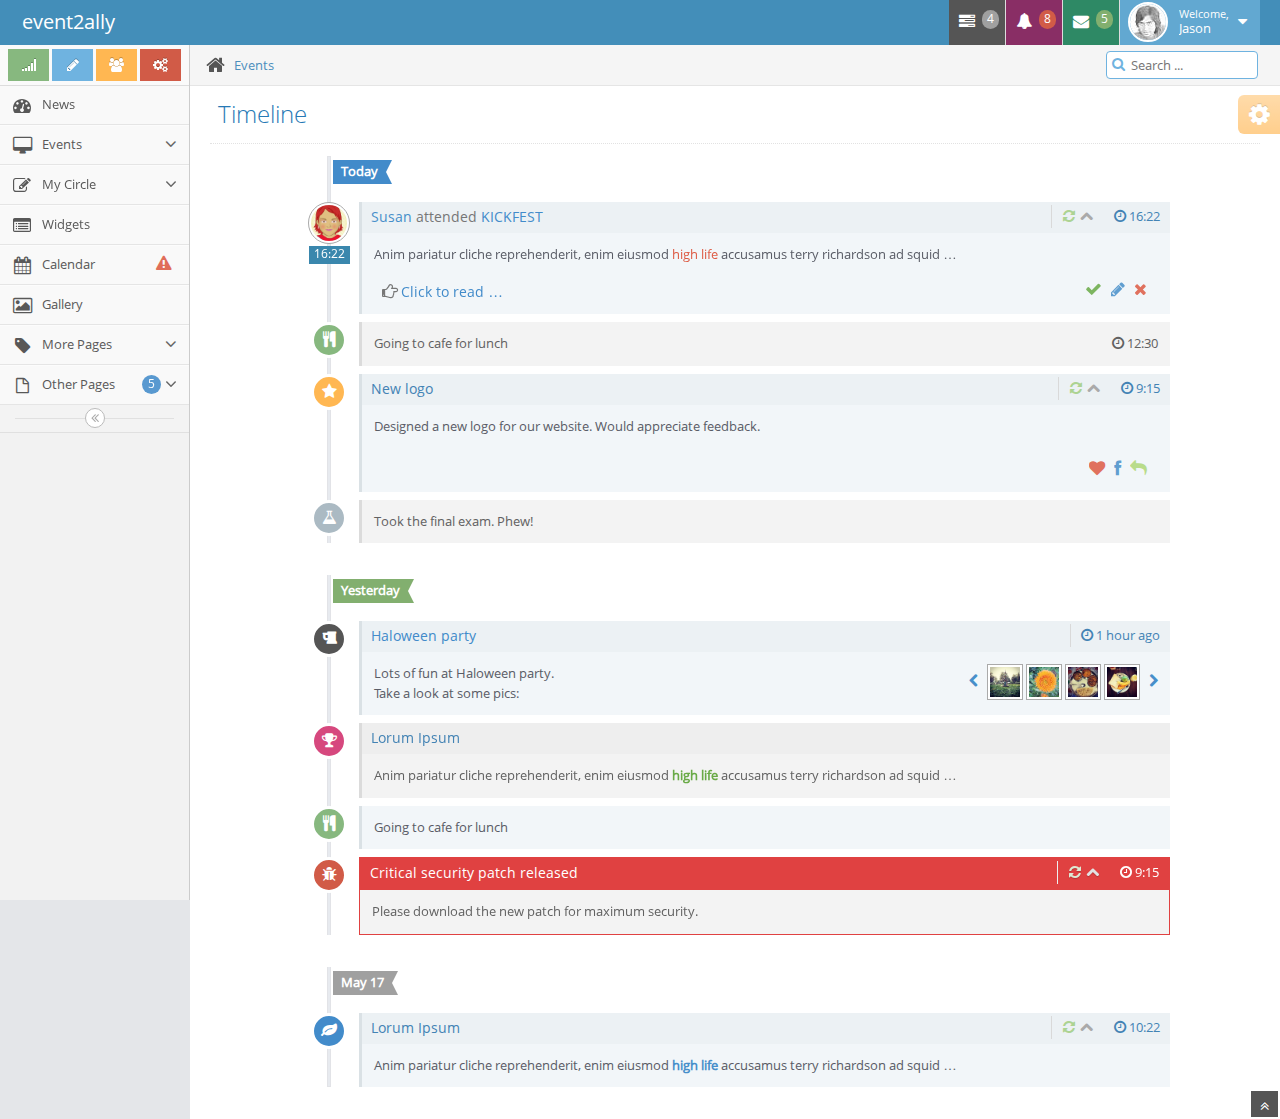
<file: news.html>
<!DOCTYPE html>
<html lang="en">
	<head>
		<meta charset="utf-8" />
		<title>Timeline - event2ally</title>

		<meta name="description" content="based on widget boxes with 2 different styles" />
		<meta name="viewport" content="width=device-width, initial-scale=1.0" />

		<!-- basic styles -->

		<link href="assets/css/bootstrap.min.css" rel="stylesheet" />
		<link rel="stylesheet" href="assets/css/font-awesome.min.css" />

		<!--[if IE 7]>
		  <link rel="stylesheet" href="assets/css/font-awesome-ie7.min.css" />
		<![endif]-->

		<!-- page specific plugin styles -->

		<!-- fonts -->

		<link rel="stylesheet" href="assets/css/ace-fonts.css" />

		<!-- ace styles -->

		<link rel="stylesheet" href="assets/css/ace.min.css" />
		<link rel="stylesheet" href="assets/css/ace-rtl.min.css" />
		<link rel="stylesheet" href="assets/css/ace-skins.min.css" />

		<!--[if lte IE 8]>
		  <link rel="stylesheet" href="assets/css/ace-ie.min.css" />
		<![endif]-->

		<!-- inline styles related to this page -->

		<!-- ace settings handler -->

		<script src="assets/js/ace-extra.min.js"></script>

		<!-- HTML5 shim and Respond.js IE8 support of HTML5 elements and media queries -->

		<!--[if lt IE 9]>
		<script src="assets/js/html5shiv.js"></script>
		<script src="assets/js/respond.min.js"></script>
		<![endif]-->
	</head>

	<body>
		<div class="navbar navbar-default" id="navbar">
			<script type="text/javascript">
				try{ace.settings.check('navbar' , 'fixed')}catch(e){}
			</script>

			<div class="navbar-container" id="navbar-container">
				<div class="navbar-header pull-left">
					<a href="#" class="navbar-brand">
						<small>
							
							event2ally
						</small>
					</a><!-- /.brand -->
				</div><!-- /.navbar-header -->

				<div class="navbar-header pull-right" role="navigation">
					<ul class="nav ace-nav">
						<li class="grey">
							<a data-toggle="dropdown" class="dropdown-toggle" href="#">
								<i class="icon-tasks"></i>
								<span class="badge badge-grey">4</span>
							</a>

							<ul class="pull-right dropdown-navbar dropdown-menu dropdown-caret dropdown-close">
								<li class="dropdown-header">
									<i class="icon-ok"></i>
									4 Tasks to complete
								</li>

								<li>
									<a href="#">
										<div class="clearfix">
											<span class="pull-left">Software Update</span>
											<span class="pull-right">65%</span>
										</div>

										<div class="progress progress-mini ">
											<div style="width:65%" class="progress-bar "></div>
										</div>
									</a>
								</li>

								<li>
									<a href="#">
										<div class="clearfix">
											<span class="pull-left">Hardware Upgrade</span>
											<span class="pull-right">35%</span>
										</div>

										<div class="progress progress-mini ">
											<div style="width:35%" class="progress-bar progress-bar-danger"></div>
										</div>
									</a>
								</li>

								<li>
									<a href="#">
										<div class="clearfix">
											<span class="pull-left">Unit Testing</span>
											<span class="pull-right">15%</span>
										</div>

										<div class="progress progress-mini ">
											<div style="width:15%" class="progress-bar progress-bar-warning"></div>
										</div>
									</a>
								</li>

								<li>
									<a href="#">
										<div class="clearfix">
											<span class="pull-left">Bug Fixes</span>
											<span class="pull-right">90%</span>
										</div>

										<div class="progress progress-mini progress-striped active">
											<div style="width:90%" class="progress-bar progress-bar-success"></div>
										</div>
									</a>
								</li>

								<li>
									<a href="#">
										See tasks with details
										<i class="icon-arrow-right"></i>
									</a>
								</li>
							</ul>
						</li>

						<li class="purple">
							<a data-toggle="dropdown" class="dropdown-toggle" href="#">
								<i class="icon-bell-alt icon-animated-bell"></i>
								<span class="badge badge-important">8</span>
							</a>

							<ul class="pull-right dropdown-navbar navbar-pink dropdown-menu dropdown-caret dropdown-close">
								<li class="dropdown-header">
									<i class="icon-warning-sign"></i>
									8 Notifications
								</li>

								<li>
									<a href="#">
										<div class="clearfix">
											<span class="pull-left">
												<i class="btn btn-xs no-hover btn-pink icon-comment"></i>
												New Comments
											</span>
											<span class="pull-right badge badge-info">+12</span>
										</div>
									</a>
								</li>

								<li>
									<a href="#">
										<i class="btn btn-xs btn-primary icon-user"></i>
										Bob just signed up as an editor ...
									</a>
								</li>

								<li>
									<a href="#">
										<div class="clearfix">
											<span class="pull-left">
												<i class="btn btn-xs no-hover btn-success icon-shopping-cart"></i>
												New Orders
											</span>
											<span class="pull-right badge badge-success">+8</span>
										</div>
									</a>
								</li>

								<li>
									<a href="#">
										<div class="clearfix">
											<span class="pull-left">
												<i class="btn btn-xs no-hover btn-info icon-twitter"></i>
												Followers
											</span>
											<span class="pull-right badge badge-info">+11</span>
										</div>
									</a>
								</li>

								<li>
									<a href="#">
										See all notifications
										<i class="icon-arrow-right"></i>
									</a>
								</li>
							</ul>
						</li>

						<li class="green">
							<a data-toggle="dropdown" class="dropdown-toggle" href="#">
								<i class="icon-envelope icon-animated-vertical"></i>
								<span class="badge badge-success">5</span>
							</a>

							<ul class="pull-right dropdown-navbar dropdown-menu dropdown-caret dropdown-close">
								<li class="dropdown-header">
									<i class="icon-envelope-alt"></i>
									5 Messages
								</li>

								<li>
									<a href="#">
										<img src="assets/avatars/avatar.png" class="msg-photo" alt="Alex's Avatar" />
										<span class="msg-body">
											<span class="msg-title">
												<span class="blue">Alex:</span>
												Ciao sociis natoque penatibus et auctor ...
											</span>

											<span class="msg-time">
												<i class="icon-time"></i>
												<span>a moment ago</span>
											</span>
										</span>
									</a>
								</li>

								<li>
									<a href="#">
										<img src="assets/avatars/avatar3.png" class="msg-photo" alt="Susan's Avatar" />
										<span class="msg-body">
											<span class="msg-title">
												<span class="blue">Susan:</span>
												Vestibulum id ligula porta felis euismod ...
											</span>

											<span class="msg-time">
												<i class="icon-time"></i>
												<span>20 minutes ago</span>
											</span>
										</span>
									</a>
								</li>

								<li>
									<a href="#">
										<img src="assets/avatars/avatar4.png" class="msg-photo" alt="Bob's Avatar" />
										<span class="msg-body">
											<span class="msg-title">
												<span class="blue">Bob:</span>
												Nullam quis risus eget urna mollis ornare ...
											</span>

											<span class="msg-time">
												<i class="icon-time"></i>
												<span>3:15 pm</span>
											</span>
										</span>
									</a>
								</li>

								<li>
									<a href="inbox.html">
										See all messages
										<i class="icon-arrow-right"></i>
									</a>
								</li>
							</ul>
						</li>

						<li class="light-blue">
							<a data-toggle="dropdown" href="#" class="dropdown-toggle">
								<img class="nav-user-photo" src="assets/avatars/user.jpg" alt="Jason's Photo" />
								<span class="user-info">
									<small>Welcome,</small>
									Jason
								</span>

								<i class="icon-caret-down"></i>
							</a>

							<ul class="user-menu pull-right dropdown-menu dropdown-yellow dropdown-caret dropdown-close">
								<li>
									<a href="#">
										<i class="icon-cog"></i>
										Settings
									</a>
								</li>

								<li>
									<a href="#">
										<i class="icon-user"></i>
										Profile
									</a>
								</li>

								<li class="divider"></li>

								<li>
									<a href="#">
										<i class="icon-off"></i>
										Logout
									</a>
								</li>
							</ul>
						</li>
					</ul><!-- /.ace-nav -->
				</div><!-- /.navbar-header -->
			</div><!-- /.container -->
		</div>

		<div class="main-container" id="main-container">
			<script type="text/javascript">
				try{ace.settings.check('main-container' , 'fixed')}catch(e){}
			</script>

			<div class="main-container-inner">
				<a class="menu-toggler" id="menu-toggler" href="#">
					<span class="menu-text"></span>
				</a>

				<div class="sidebar" id="sidebar">
					<script type="text/javascript">
						try{ace.settings.check('sidebar' , 'fixed')}catch(e){}
					</script>

					<div class="sidebar-shortcuts" id="sidebar-shortcuts">
						<div class="sidebar-shortcuts-large" id="sidebar-shortcuts-large">
							<button class="btn btn-success">
								<i class="icon-signal"></i>
							</button>

							<button class="btn btn-info">
								<i class="icon-pencil"></i>
							</button>

							<button class="btn btn-warning">
								<i class="icon-group"></i>
							</button>

							<button class="btn btn-danger">
								<i class="icon-cogs"></i>
							</button>
						</div>

						<div class="sidebar-shortcuts-mini" id="sidebar-shortcuts-mini">
							<span class="btn btn-success"></span>

							<span class="btn btn-info"></span>

							<span class="btn btn-warning"></span>

							<span class="btn btn-danger"></span>
						</div>
					</div><!-- #sidebar-shortcuts -->

					<ul class="nav nav-list">
						<li>
							<a href="news.html">
								<i class="icon-dashboard"></i>
								<span class="menu-text"> News </span>
							</a>
						</li>
						<li>
							<a href="#" class="dropdown-toggle">
								<i class="icon-desktop"></i>
								<span class="menu-text"> Events </span>

								<b class="arrow icon-angle-down"></b>
							</a>

							<ul class="submenu">
								<li>
									<a href="#">
										<i class="icon-double-angle-right"></i>
										My Events
									</a>
								</li>
								<li>
									<a href="event_create.html">
										<i class="icon-double-angle-right"></i>
										Create Events
									</a>
								</li>

								

								
							</ul>
						</li>

						
						<li>
							<a href="#" class="dropdown-toggle">
								<i class="icon-edit"></i>
								<span class="menu-text"> My Circle </span>

								<b class="arrow icon-angle-down"></b>
							</a>

							<ul class="submenu">
								<li>
									<a href="#">
										<i class="icon-double-angle-right"></i>
										Form Elements
									</a>
								</li>

								<li>
									<a href="#">
										<i class="icon-double-angle-right"></i>
										Wizard &amp; Validation
									</a>
								</li>

								<li>
									<a href="#">
										<i class="icon-double-angle-right"></i>
										Wysiwyg &amp; Markdown
									</a>
								</li>

								<li>
									<a href="#">
										<i class="icon-double-angle-right"></i>
										Dropzone File Upload
									</a>
								</li>
							</ul>
						</li>

						<li>
							<a href="#">
								<i class="icon-list-alt"></i>
								<span class="menu-text"> Widgets </span>
							</a>
						</li>

						<li>
							<a href="#">
								<i class="icon-calendar"></i>

								<span class="menu-text">
									Calendar
									<span class="badge badge-transparent tooltip-error" title="2&nbsp;Important&nbsp;Events">
										<i class="icon-warning-sign red bigger-130"></i>
									</span>
								</span>
							</a>
						</li>

						<li>
							<a href="#">
								<i class="icon-picture"></i>
								<span class="menu-text"> Gallery </span>
							</a>
						</li>

						<li>
							<a href="#" class="dropdown-toggle">
								<i class="icon-tag"></i>
								<span class="menu-text"> More Pages </span>

								<b class="arrow icon-angle-down"></b>
							</a>

							<ul class="submenu">
								<li>
									<a href="#">
										<i class="icon-double-angle-right"></i>
										User Profile
									</a>
								</li>

								<li>
									<a href="#">
										<i class="icon-double-angle-right"></i>
										Inbox
									</a>
								</li>

								<li>
									<a href="#">
										<i class="icon-double-angle-right"></i>
										Pricing Tables
									</a>
								</li>

								<li>
									<a href="#">
										<i class="icon-double-angle-right"></i>
										Invoice
									</a>
								</li>

								<li>
									<a href="#">
										<i class="icon-double-angle-right"></i>
										Timeline
									</a>
								</li>

								<li>
									<a href="#">
										<i class="icon-double-angle-right"></i>
										Login &amp; Register
									</a>
								</li>
							</ul>
						</li>

						<li>
							<a href="#" class="dropdown-toggle">
								<i class="icon-file-alt"></i>

								<span class="menu-text">
									Other Pages
									<span class="badge badge-primary ">5</span>
								</span>

								<b class="arrow icon-angle-down"></b>
							</a>

							<ul class="submenu">
								<li>
									<a href="#">
										<i class="icon-double-angle-right"></i>
										FAQ
									</a>
								</li>

								<li>
									<a href="#l">
										<i class="icon-double-angle-right"></i>
										Error 404
									</a>
								</li>

								<li>
									<a href="#">
										<i class="icon-double-angle-right"></i>
										Error 500
									</a>
								</li>

								<li>
									<a href="#">
										<i class="icon-double-angle-right"></i>
										Grid
									</a>
								</li>

								<li>
									<a href="#">
										<i class="icon-double-angle-right"></i>
										Blank Page
									</a>
								</li>
							</ul>
						</li>
					</ul><!-- /.nav-list -->

					<div class="sidebar-collapse" id="sidebar-collapse">
						<i class="icon-double-angle-left" data-icon1="icon-double-angle-left" data-icon2="icon-double-angle-right"></i>
					</div>

					<script type="text/javascript">
						try{ace.settings.check('sidebar' , 'collapsed')}catch(e){}
					</script>
				</div>

				<div class="main-content">
					<div class="breadcrumbs" id="breadcrumbs">
						<script type="text/javascript">
							try{ace.settings.check('breadcrumbs' , 'fixed')}catch(e){}
						</script>

						<ul class="breadcrumb">
							<li>
								<i class="icon-home home-icon"></i>
								<a href="#">Events</a>
							</li>
						</ul><!-- .breadcrumb -->

						<div class="nav-search" id="nav-search">
							<form class="form-search">
								<span class="input-icon">
									<input type="text" placeholder="Search ..." class="nav-search-input" id="nav-search-input" autocomplete="off" />
									<i class="icon-search nav-search-icon"></i>
								</span>
							</form>
						</div><!-- #nav-search -->
					</div>

					<div class="page-content">
						<div class="page-header">
							<h1>
								Timeline
								
							</h1>
						</div><!-- /.page-header -->

						<div class="row">
							<div class="col-xs-12">
								<!-- PAGE CONTENT BEGINS -->

								

								<div id="timeline-1">
									<div class="row">
										<div class="col-xs-12 col-sm-10 col-sm-offset-1">
											<div class="timeline-container">
												<div class="timeline-label">
													<span class="label label-primary arrowed-in-right label-lg">
														<b>Today</b>
													</span>
												</div>

												<div class="timeline-items">
													<div class="timeline-item clearfix">
														<div class="timeline-info">
															<img alt="Susan't Avatar" src="assets/avatars/avatar1.png" />
															<span class="label label-info label-sm">16:22</span>
														</div>

														<div class="widget-box transparent">
															<div class="widget-header widget-header-small">
																<h5 class="smaller">
																	<a href="#" class="blue">Susan</a>
																	<span class="grey">attended</span>
																	<a href="#">KICKFEST</a>
																</h5>

																<span class="widget-toolbar no-border">
																	<i class="icon-time bigger-110"></i>
																	16:22
																</span>

																<span class="widget-toolbar">
																	<a href="#" data-action="reload">
																		<i class="icon-refresh"></i>
																	</a>

																	<a href="#" data-action="collapse">
																		<i class="icon-chevron-up"></i>
																	</a>
																</span>
															</div>

															<div class="widget-body">
																<div class="widget-main">
																	Anim pariatur cliche reprehenderit, enim eiusmod
																	<span class="red">high life</span>

																	accusamus terry richardson ad squid &hellip;
																	<div class="space-6"></div>

																	<div class="widget-toolbox clearfix">
																		<div class="pull-left">
																			<i class="icon-hand-right grey bigger-125"></i>
																			<a href="#" class="bigger-110">Click to read &hellip;</a>
																		</div>

																		<div class="pull-right action-buttons">
																			<a href="#">
																				<i class="icon-ok green bigger-130"></i>
																			</a>

																			<a href="#">
																				<i class="icon-pencil blue bigger-125"></i>
																			</a>

																			<a href="#">
																				<i class="icon-remove red bigger-125"></i>
																			</a>
																		</div>
																	</div>
																</div>
															</div>
														</div>
													</div>

													<div class="timeline-item clearfix">
														<div class="timeline-info">
															<i class="timeline-indicator icon-food btn btn-success no-hover"></i>
														</div>

														<div class="widget-box transparent">
															<div class="widget-header widget-header-small hidden"></div>

															<div class="widget-body">
																<div class="widget-main">
																	Going to cafe for lunch
																	<div class="pull-right">
																		<i class="icon-time bigger-110"></i>
																		12:30
																	</div>
																</div>
															</div>
														</div>
													</div>

													<div class="timeline-item clearfix">
														<div class="timeline-info">
															<i class="timeline-indicator icon-star btn btn-warning no-hover green"></i>
														</div>

														<div class="widget-box transparent">
															<div class="widget-header widget-header-small">
																<h5 class="smaller">New logo</h5>

																<span class="widget-toolbar no-border">
																	<i class="icon-time bigger-110"></i>
																	9:15
																</span>

																<span class="widget-toolbar">
																	<a href="#" data-action="reload">
																		<i class="icon-refresh"></i>
																	</a>

																	<a href="#" data-action="collapse">
																		<i class="icon-chevron-up"></i>
																	</a>
																</span>
															</div>

															<div class="widget-body">
																<div class="widget-main">
																	Designed a new logo for our website. Would appreciate feedback.
																	<div class="space-6"></div>

																	<div class="widget-toolbox clearfix">
																		<div class="pull-right action-buttons">
																			<div class="space-4"></div>

																			<div>
																				<a href="#">
																					<i class="icon-heart red bigger-125"></i>
																				</a>

																				<a href="#">
																					<i class="icon-facebook blue bigger-125"></i>
																				</a>

																				<a href="#">
																					<i class="icon-reply light-green bigger-130"></i>
																				</a>
																			</div>
																		</div>
																	</div>
																</div>
															</div>
														</div>
													</div>

													<div class="timeline-item clearfix">
														<div class="timeline-info">
															<i class="timeline-indicator icon-beaker btn btn-default no-hover"></i>
														</div>

														<div class="widget-box transparent">
															<div class="widget-header hidden"></div>

															<div class="widget-body">
																<div class="widget-main"> Took the final exam. Phew! </div>
															</div>
														</div>
													</div>
												</div><!-- /.timeline-items -->
											</div><!-- /.timeline-container -->

											<div class="timeline-container">
												<div class="timeline-label">
													<span class="label label-success arrowed-in-right label-lg">
														<b>Yesterday</b>
													</span>
												</div>

												<div class="timeline-items">
													<div class="timeline-item clearfix">
														<div class="timeline-info">
															<i class="timeline-indicator icon-beer btn btn-inverse no-hover"></i>
														</div>

														<div class="widget-box transparent">
															<div class="widget-header widget-header-small">
																<h5 class="smaller">
																	<a href="#">Haloween party</a>
																</h5>

																<span class="widget-toolbar">
																	<i class="icon-time bigger-110"></i>
																	1 hour ago
																</span>
															</div>

															<div class="widget-body">
																<div class="widget-main">
																	<div class="clearfix">
																		<div class="pull-left">
																			Lots of fun at Haloween party.
																			<br />
																			Take a look at some pics:
																		</div>

																		<div class="pull-right">
																			<i class="icon-chevron-left blue bigger-110"></i>

																			&nbsp;
																			<img alt="Image 4" width="36" src="assets/images/gallery/thumb-4.jpg" />
																			<img alt="Image 3" width="36" src="assets/images/gallery/thumb-3.jpg" />
																			<img alt="Image 2" width="36" src="assets/images/gallery/thumb-2.jpg" />
																			<img alt="Image 1" width="36" src="assets/images/gallery/thumb-1.jpg" />
																			&nbsp;
																			<i class="icon-chevron-right blue bigger-110"></i>
																		</div>
																	</div>
																</div>
															</div>
														</div>
													</div>

													<div class="timeline-item clearfix">
														<div class="timeline-info">
															<i class="timeline-indicator icon-trophy btn btn-pink no-hover green"></i>
														</div>

														<div class="widget-box transparent">
															<div class="widget-header widget-header-small">
																<h5 class="smaller">Lorum Ipsum</h5>
															</div>

															<div class="widget-body">
																<div class="widget-main">
																	Anim pariatur cliche reprehenderit, enim eiusmod
																	<span class="green bolder">high life</span>
																	accusamus terry richardson ad squid &hellip;
																</div>
															</div>
														</div>
													</div>

													<div class="timeline-item clearfix">
														<div class="timeline-info">
															<i class="timeline-indicator icon-food btn btn-success no-hover"></i>
														</div>

														<div class="widget-box transparent">
															<div class="widget-header widget-header-small hidden"></div>

															<div class="widget-body">
																<div class="widget-main"> Going to cafe for lunch </div>
															</div>
														</div>
													</div>

													<div class="timeline-item clearfix">
														<div class="timeline-info">
															<i class="timeline-indicator icon-bug btn btn-danger no-hover"></i>
														</div>

														<div class="widget-box">
															<div class="widget-header header-color-red2 widget-header-small">
																<h5 class="smaller">Critical security patch released</h5>

																<span class="widget-toolbar no-border">
																	<i class="icon-time bigger-110"></i>
																	9:15
																</span>

																<span class="widget-toolbar">
																	<a href="#" data-action="reload">
																		<i class="icon-refresh"></i>
																	</a>

																	<a href="#" data-action="collapse">
																		<i class="icon-chevron-up"></i>
																	</a>
																</span>
															</div>

															<div class="widget-body">
																<div class="widget-main">
																	Please download the new patch for maximum security.
																</div>
															</div>
														</div>
													</div>
												</div><!-- /.timeline-items -->
											</div><!-- /.timeline-container -->

											<div class="timeline-container">
												<div class="timeline-label">
													<span class="label label-grey arrowed-in-right label-lg">
														<b>May 17</b>
													</span>
												</div>

												<div class="timeline-items">
													<div class="timeline-item clearfix">
														<div class="timeline-info">
															<i class="timeline-indicator icon-leaf btn btn-primary no-hover green"></i>
														</div>

														<div class="widget-box transparent">
															<div class="widget-header widget-header-small">
																<h5 class="smaller">Lorum Ipsum</h5>

																<span class="widget-toolbar no-border">
																	<i class="icon-time bigger-110"></i>
																	10:22
																</span>

																<span class="widget-toolbar">
																	<a href="#" data-action="reload">
																		<i class="icon-refresh"></i>
																	</a>

																	<a href="#" data-action="collapse">
																		<i class="icon-chevron-up"></i>
																	</a>
																</span>
															</div>

															<div class="widget-body">
																<div class="widget-main">
																	Anim pariatur cliche reprehenderit, enim eiusmod
																	<span class="blue bolder">high life</span>
																	accusamus terry richardson ad squid &hellip;
																</div>
															</div>
														</div>
													</div>
												</div><!-- /.timeline-items -->
											</div><!-- /.timeline-container -->
										</div>
									</div>
								</div>

								
								<!-- PAGE CONTENT ENDS -->
							</div><!-- /.col -->
						</div><!-- /.row -->
					</div><!-- /.page-content -->
				</div><!-- /.main-content -->

				<div class="ace-settings-container" id="ace-settings-container">
					<div class="btn btn-app btn-xs btn-warning ace-settings-btn" id="ace-settings-btn">
						<i class="icon-cog bigger-150"></i>
					</div>

					<div class="ace-settings-box" id="ace-settings-box">
						<div>
							<div class="pull-left">
								<select id="skin-colorpicker" class="hide">
									<option data-skin="default" value="#438EB9">#438EB9</option>
									<option data-skin="skin-1" value="#222A2D">#222A2D</option>
									<option data-skin="skin-2" value="#C6487E">#C6487E</option>
									<option data-skin="skin-3" value="#D0D0D0">#D0D0D0</option>
								</select>
							</div>
							<span>&nbsp; Choose Skin</span>
						</div>

						<div>
							<input type="checkbox" class="ace ace-checkbox-2" id="ace-settings-navbar" />
							<label class="lbl" for="ace-settings-navbar"> Fixed Navbar</label>
						</div>

						<div>
							<input type="checkbox" class="ace ace-checkbox-2" id="ace-settings-sidebar" />
							<label class="lbl" for="ace-settings-sidebar"> Fixed Sidebar</label>
						</div>

						<div>
							<input type="checkbox" class="ace ace-checkbox-2" id="ace-settings-breadcrumbs" />
							<label class="lbl" for="ace-settings-breadcrumbs"> Fixed Breadcrumbs</label>
						</div>

						<div>
							<input type="checkbox" class="ace ace-checkbox-2" id="ace-settings-rtl" />
							<label class="lbl" for="ace-settings-rtl"> Right To Left (rtl)</label>
						</div>

						<div>
							<input type="checkbox" class="ace ace-checkbox-2" id="ace-settings-add-container" />
							<label class="lbl" for="ace-settings-add-container">
								Inside
								<b>.container</b>
							</label>
						</div>
					</div>
				</div><!-- /#ace-settings-container -->
			</div><!-- /.main-container-inner -->

			<a href="#" id="btn-scroll-up" class="btn-scroll-up btn btn-sm btn-inverse">
				<i class="icon-double-angle-up icon-only bigger-110"></i>
			</a>
		</div><!-- /.main-container -->

		<!-- basic scripts -->

		<!--[if !IE]> -->

		<script type="text/javascript">
			window.jQuery || document.write("<script src='assets/js/jquery-2.0.3.min.js'>"+"<"+"/script>");
		</script>

		<!-- <![endif]-->

		<!--[if IE]>
<script type="text/javascript">
 window.jQuery || document.write("<script src='assets/js/jquery-1.10.2.min.js'>"+"<"+"/script>");
</script>
<![endif]-->

		<script type="text/javascript">
			if("ontouchend" in document) document.write("<script src='assets/js/jquery.mobile.custom.min.js'>"+"<"+"/script>");
		</script>
		<script src="assets/js/bootstrap.min.js"></script>
		<script src="assets/js/typeahead-bs2.min.js"></script>

		<!-- page specific plugin scripts -->

		<!-- ace scripts -->

		<script src="assets/js/ace-elements.min.js"></script>
		<script src="assets/js/ace.min.js"></script>

		<!-- inline scripts related to this page -->

		<script type="text/javascript">
			jQuery(function($) {
				$('[data-toggle="buttons"] .btn').on('click', function(e){
					var target = $(this).find('input[type=radio]');
					var which = parseInt(target.val());
					$('[id*="timeline-"]').addClass('hide');
					$('#timeline-'+which).removeClass('hide');
				});
			});
		</script>
	</body>
</html>
</file>
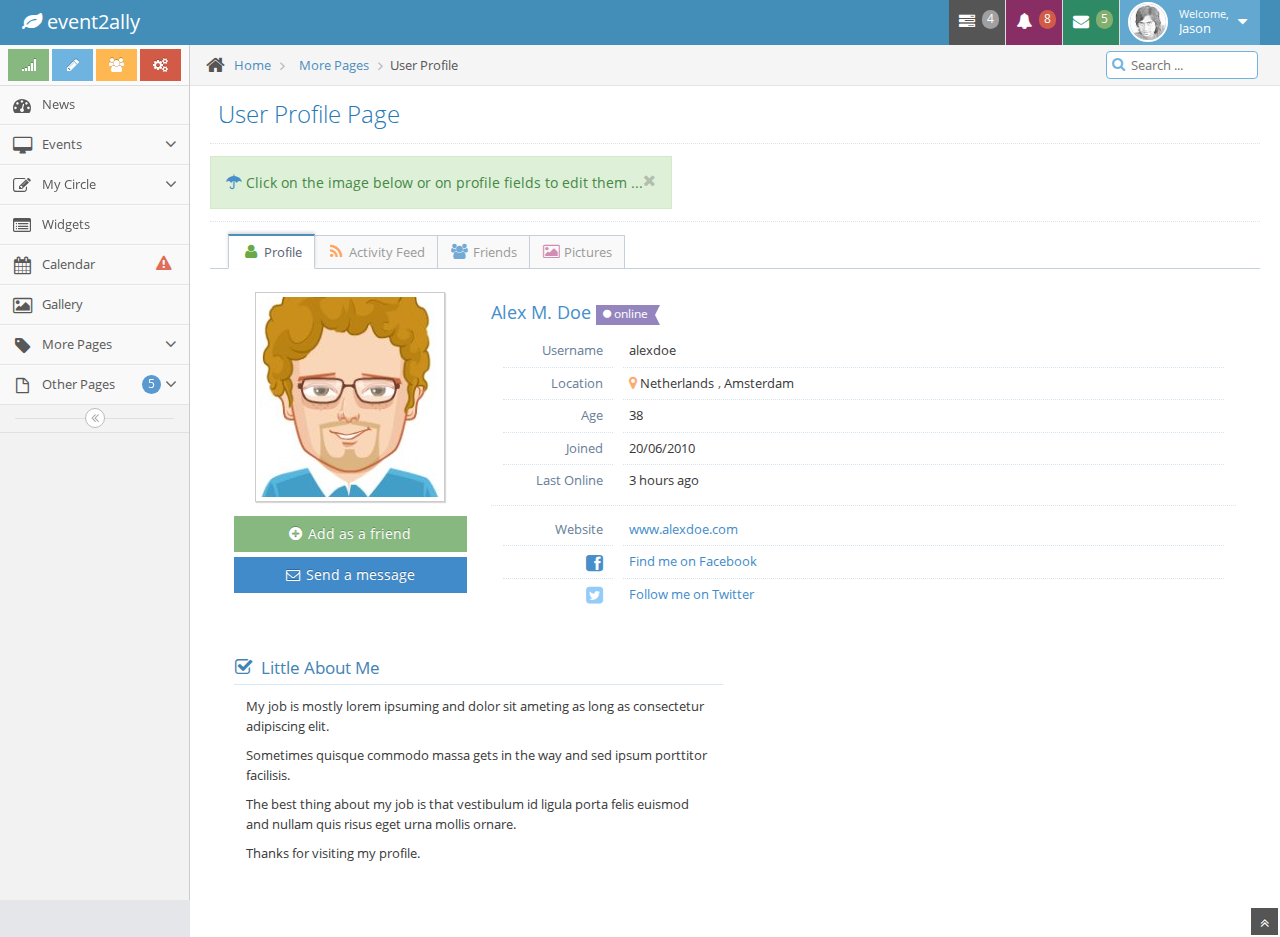
<file: userprofile.html>
<!DOCTYPE html>
<html lang="en">
	<head>
		<meta charset="utf-8" />
		<title>User Profile Page - event2ally</title>

		<meta name="description" content="3 styles with inline editable feature" />
		<meta name="viewport" content="width=device-width, initial-scale=1.0" />

		<!-- basic styles -->

		<link href="assets/css/bootstrap.min.css" rel="stylesheet" />
		<link rel="stylesheet" href="assets/css/font-awesome.min.css" />

		<!--[if IE 7]>
		  <link rel="stylesheet" href="assets/css/font-awesome-ie7.min.css" />
		<![endif]-->

		<!-- page specific plugin styles -->

		<link rel="stylesheet" href="assets/css/jquery-ui-1.10.3.custom.min.css" />
		<link rel="stylesheet" href="assets/css/jquery.gritter.css" />
		<link rel="stylesheet" href="assets/css/select2.css" />
		<link rel="stylesheet" href="assets/css/bootstrap-editable.css" />

		<!-- fonts -->

		<link rel="stylesheet" href="assets/css/ace-fonts.css" />

		<!-- ace styles -->

		<link rel="stylesheet" href="assets/css/ace.min.css" />
		<link rel="stylesheet" href="assets/css/ace-rtl.min.css" />
		<link rel="stylesheet" href="assets/css/ace-skins.min.css" />

		<!--[if lte IE 8]>
		  <link rel="stylesheet" href="assets/css/ace-ie.min.css" />
		<![endif]-->

		<!-- inline styles related to this page -->

		<!-- ace settings handler -->

		<script src="assets/js/ace-extra.min.js"></script>

		<!-- HTML5 shim and Respond.js IE8 support of HTML5 elements and media queries -->

		<!--[if lt IE 9]>
		<script src="assets/js/html5shiv.js"></script>
		<script src="assets/js/respond.min.js"></script>
		<![endif]-->
	</head>

	<body>
		<div class="navbar navbar-default" id="navbar">
			<script type="text/javascript">
				try{ace.settings.check('navbar' , 'fixed')}catch(e){}
			</script>

			<div class="navbar-container" id="navbar-container">
				<div class="navbar-header pull-left">
					<a href="#" class="navbar-brand">
						<small>
							<i class="icon-leaf"></i>
							event2ally
						</small>
					</a><!-- /.brand -->
				</div><!-- /.navbar-header -->

				<div class="navbar-header pull-right" role="navigation">
					<ul class="nav ace-nav">
						<li class="grey">
							<a data-toggle="dropdown" class="dropdown-toggle" href="#">
								<i class="icon-tasks"></i>
								<span class="badge badge-grey">4</span>
							</a>

							<ul class="pull-right dropdown-navbar dropdown-menu dropdown-caret dropdown-close">
								<li class="dropdown-header">
									<i class="icon-ok"></i>
									4 Tasks to complete
								</li>

								<li>
									<a href="#">
										<div class="clearfix">
											<span class="pull-left">Software Update</span>
											<span class="pull-right">65%</span>
										</div>

										<div class="progress progress-mini ">
											<div style="width:65%" class="progress-bar "></div>
										</div>
									</a>
								</li>

								<li>
									<a href="#">
										<div class="clearfix">
											<span class="pull-left">Hardware Upgrade</span>
											<span class="pull-right">35%</span>
										</div>

										<div class="progress progress-mini ">
											<div style="width:35%" class="progress-bar progress-bar-danger"></div>
										</div>
									</a>
								</li>

								<li>
									<a href="#">
										<div class="clearfix">
											<span class="pull-left">Unit Testing</span>
											<span class="pull-right">15%</span>
										</div>

										<div class="progress progress-mini ">
											<div style="width:15%" class="progress-bar progress-bar-warning"></div>
										</div>
									</a>
								</li>

								<li>
									<a href="#">
										<div class="clearfix">
											<span class="pull-left">Bug Fixes</span>
											<span class="pull-right">90%</span>
										</div>

										<div class="progress progress-mini progress-striped active">
											<div style="width:90%" class="progress-bar progress-bar-success"></div>
										</div>
									</a>
								</li>

								<li>
									<a href="#">
										See tasks with details
										<i class="icon-arrow-right"></i>
									</a>
								</li>
							</ul>
						</li>

						<li class="purple">
							<a data-toggle="dropdown" class="dropdown-toggle" href="#">
								<i class="icon-bell-alt icon-animated-bell"></i>
								<span class="badge badge-important">8</span>
							</a>

							<ul class="pull-right dropdown-navbar navbar-pink dropdown-menu dropdown-caret dropdown-close">
								<li class="dropdown-header">
									<i class="icon-warning-sign"></i>
									8 Notifications
								</li>

								<li>
									<a href="#">
										<div class="clearfix">
											<span class="pull-left">
												<i class="btn btn-xs no-hover btn-pink icon-comment"></i>
												New Comments
											</span>
											<span class="pull-right badge badge-info">+12</span>
										</div>
									</a>
								</li>

								<li>
									<a href="#">
										<i class="btn btn-xs btn-primary icon-user"></i>
										Bob just signed up as an editor ...
									</a>
								</li>

								<li>
									<a href="#">
										<div class="clearfix">
											<span class="pull-left">
												<i class="btn btn-xs no-hover btn-success icon-shopping-cart"></i>
												New Orders
											</span>
											<span class="pull-right badge badge-success">+8</span>
										</div>
									</a>
								</li>

								<li>
									<a href="#">
										<div class="clearfix">
											<span class="pull-left">
												<i class="btn btn-xs no-hover btn-info icon-twitter"></i>
												Followers
											</span>
											<span class="pull-right badge badge-info">+11</span>
										</div>
									</a>
								</li>

								<li>
									<a href="#">
										See all notifications
										<i class="icon-arrow-right"></i>
									</a>
								</li>
							</ul>
						</li>

						<li class="green">
							<a data-toggle="dropdown" class="dropdown-toggle" href="#">
								<i class="icon-envelope icon-animated-vertical"></i>
								<span class="badge badge-success">5</span>
							</a>

							<ul class="pull-right dropdown-navbar dropdown-menu dropdown-caret dropdown-close">
								<li class="dropdown-header">
									<i class="icon-envelope-alt"></i>
									5 Messages
								</li>

								<li>
									<a href="#">
										<img src="assets/avatars/avatar.png" class="msg-photo" alt="Alex's Avatar" />
										<span class="msg-body">
											<span class="msg-title">
												<span class="blue">Alex:</span>
												Ciao sociis natoque penatibus et auctor ...
											</span>

											<span class="msg-time">
												<i class="icon-time"></i>
												<span>a moment ago</span>
											</span>
										</span>
									</a>
								</li>

								<li>
									<a href="#">
										<img src="assets/avatars/avatar3.png" class="msg-photo" alt="Susan's Avatar" />
										<span class="msg-body">
											<span class="msg-title">
												<span class="blue">Susan:</span>
												Vestibulum id ligula porta felis euismod ...
											</span>

											<span class="msg-time">
												<i class="icon-time"></i>
												<span>20 minutes ago</span>
											</span>
										</span>
									</a>
								</li>

								<li>
									<a href="#">
										<img src="assets/avatars/avatar4.png" class="msg-photo" alt="Bob's Avatar" />
										<span class="msg-body">
											<span class="msg-title">
												<span class="blue">Bob:</span>
												Nullam quis risus eget urna mollis ornare ...
											</span>

											<span class="msg-time">
												<i class="icon-time"></i>
												<span>3:15 pm</span>
											</span>
										</span>
									</a>
								</li>

								<li>
									<a href="inbox.html">
										See all messages
										<i class="icon-arrow-right"></i>
									</a>
								</li>
							</ul>
						</li>

						<li class="light-blue">
							<a data-toggle="dropdown" href="#" class="dropdown-toggle">
								<img class="nav-user-photo" src="assets/avatars/user.jpg" alt="Jason's Photo" />
								<span class="user-info">
									<small>Welcome,</small>
									Jason
								</span>

								<i class="icon-caret-down"></i>
							</a>

							<ul class="user-menu pull-right dropdown-menu dropdown-yellow dropdown-caret dropdown-close">
								<li>
									<a href="#">
										<i class="icon-cog"></i>
										Settings
									</a>
								</li>

								<li>
									<a href="#">
										<i class="icon-user"></i>
										Profile
									</a>
								</li>

								<li class="divider"></li>

								<li>
									<a href="#">
										<i class="icon-off"></i>
										Logout
									</a>
								</li>
							</ul>
						</li>
					</ul><!-- /.ace-nav -->
				</div><!-- /.navbar-header -->
			</div><!-- /.container -->
		</div>

		<div class="main-container" id="main-container">
			<script type="text/javascript">
				try{ace.settings.check('main-container' , 'fixed')}catch(e){}
			</script>

			<div class="main-container-inner">
				<a class="menu-toggler" id="menu-toggler" href="#">
					<span class="menu-text"></span>
				</a>

				<div class="sidebar" id="sidebar">
					<script type="text/javascript">
						try{ace.settings.check('sidebar' , 'fixed')}catch(e){}
					</script>

					<div class="sidebar-shortcuts" id="sidebar-shortcuts">
						<div class="sidebar-shortcuts-large" id="sidebar-shortcuts-large">
							<button class="btn btn-success">
								<i class="icon-signal"></i>
							</button>

							<button class="btn btn-info">
								<i class="icon-pencil"></i>
							</button>

							<button class="btn btn-warning">
								<i class="icon-group"></i>
							</button>

							<button class="btn btn-danger">
								<i class="icon-cogs"></i>
							</button>
						</div>

						<div class="sidebar-shortcuts-mini" id="sidebar-shortcuts-mini">
							<span class="btn btn-success"></span>

							<span class="btn btn-info"></span>

							<span class="btn btn-warning"></span>

							<span class="btn btn-danger"></span>
						</div>
					</div><!-- #sidebar-shortcuts -->

					<ul class="nav nav-list">
						<li>
							<a href="news.html">
								<i class="icon-dashboard"></i>
								<span class="menu-text"> News </span>
							</a>
						</li>
						<li>
							<a href="#" class="dropdown-toggle">
								<i class="icon-desktop"></i>
								<span class="menu-text"> Events </span>

								<b class="arrow icon-angle-down"></b>
							</a>

							<ul class="submenu">
								<li>
									<a href="#">
										<i class="icon-double-angle-right"></i>
										My Events
									</a>
								</li>
								<li>
									<a href="event_create.html">
										<i class="icon-double-angle-right"></i>
										Create Events
									</a>
								</li>

								

								
							</ul>
						</li>

						
						<li>
							<a href="#" class="dropdown-toggle">
								<i class="icon-edit"></i>
								<span class="menu-text"> My Circle </span>

								<b class="arrow icon-angle-down"></b>
							</a>

							<ul class="submenu">
								<li>
									<a href="#">
										<i class="icon-double-angle-right"></i>
										Form Elements
									</a>
								</li>

								<li>
									<a href="#">
										<i class="icon-double-angle-right"></i>
										Wizard &amp; Validation
									</a>
								</li>

								<li>
									<a href="#">
										<i class="icon-double-angle-right"></i>
										Wysiwyg &amp; Markdown
									</a>
								</li>

								<li>
									<a href="#">
										<i class="icon-double-angle-right"></i>
										Dropzone File Upload
									</a>
								</li>
							</ul>
						</li>

						<li>
							<a href="#">
								<i class="icon-list-alt"></i>
								<span class="menu-text"> Widgets </span>
							</a>
						</li>

						<li>
							<a href="#">
								<i class="icon-calendar"></i>

								<span class="menu-text">
									Calendar
									<span class="badge badge-transparent tooltip-error" title="2&nbsp;Important&nbsp;Events">
										<i class="icon-warning-sign red bigger-130"></i>
									</span>
								</span>
							</a>
						</li>

						<li>
							<a href="#">
								<i class="icon-picture"></i>
								<span class="menu-text"> Gallery </span>
							</a>
						</li>

						<li>
							<a href="#" class="dropdown-toggle">
								<i class="icon-tag"></i>
								<span class="menu-text"> More Pages </span>

								<b class="arrow icon-angle-down"></b>
							</a>

							<ul class="submenu">
								<li>
									<a href="#">
										<i class="icon-double-angle-right"></i>
										User Profile
									</a>
								</li>

								<li>
									<a href="#">
										<i class="icon-double-angle-right"></i>
										Inbox
									</a>
								</li>

								<li>
									<a href="#">
										<i class="icon-double-angle-right"></i>
										Pricing Tables
									</a>
								</li>

								<li>
									<a href="#">
										<i class="icon-double-angle-right"></i>
										Invoice
									</a>
								</li>

								<li>
									<a href="#">
										<i class="icon-double-angle-right"></i>
										Timeline
									</a>
								</li>

								<li>
									<a href="#">
										<i class="icon-double-angle-right"></i>
										Login &amp; Register
									</a>
								</li>
							</ul>
						</li>

						<li>
							<a href="#" class="dropdown-toggle">
								<i class="icon-file-alt"></i>

								<span class="menu-text">
									Other Pages
									<span class="badge badge-primary ">5</span>
								</span>

								<b class="arrow icon-angle-down"></b>
							</a>

							<ul class="submenu">
								<li>
									<a href="#">
										<i class="icon-double-angle-right"></i>
										FAQ
									</a>
								</li>

								<li>
									<a href="#l">
										<i class="icon-double-angle-right"></i>
										Error 404
									</a>
								</li>

								<li>
									<a href="#">
										<i class="icon-double-angle-right"></i>
										Error 500
									</a>
								</li>

								<li>
									<a href="#">
										<i class="icon-double-angle-right"></i>
										Grid
									</a>
								</li>

								<li>
									<a href="#">
										<i class="icon-double-angle-right"></i>
										Blank Page
									</a>
								</li>
							</ul>
						</li>
					</ul><!-- /.nav-list -->

					<div class="sidebar-collapse" id="sidebar-collapse">
						<i class="icon-double-angle-left" data-icon1="icon-double-angle-left" data-icon2="icon-double-angle-right"></i>
					</div>

					<script type="text/javascript">
						try{ace.settings.check('sidebar' , 'collapsed')}catch(e){}
					</script>
		</div>
				<div class="main-content">
					<div class="breadcrumbs" id="breadcrumbs">
						<script type="text/javascript">
							try{ace.settings.check('breadcrumbs' , 'fixed')}catch(e){}
						</script>

						<ul class="breadcrumb">
							<li>
								<i class="icon-home home-icon"></i>
								<a href="#">Home</a>
							</li>

							<li>
								<a href="#">More Pages</a>
							</li>
							<li class="active">User Profile</li>
						</ul><!-- .breadcrumb -->

						<div class="nav-search" id="nav-search">
							<form class="form-search">
								<span class="input-icon">
									<input type="text" placeholder="Search ..." class="nav-search-input" id="nav-search-input" autocomplete="off" />
									<i class="icon-search nav-search-icon"></i>
								</span>
							</form>
						</div><!-- #nav-search -->
					</div>

					<div class="page-content">
						<div class="page-header">
							<h1>
								User Profile Page
								
							</h1>
						</div><!-- /.page-header -->

						<div class="row">
							<div class="col-xs-12">
								<!-- PAGE CONTENT BEGINS -->

								<div class="clearfix">
									<div class="pull-left alert alert-success no-margin">
										<button type="button" class="close" data-dismiss="alert">
											<i class="icon-remove"></i>
										</button>

										<i class="icon-umbrella bigger-120 blue"></i>
										Click on the image below or on profile fields to edit them ...
									</div>

								</div>

								<div class="hr dotted"></div>

								<div>
									<div id="user-profile-2" class="user-profile">
										<div class="tabbable">
											<ul class="nav nav-tabs padding-18">
												<li class="active">
													<a data-toggle="tab" href="#home">
														<i class="green icon-user bigger-120"></i>
														Profile
													</a>
												</li>

												<li>
													<a data-toggle="tab" href="#feed">
														<i class="orange icon-rss bigger-120"></i>
														Activity Feed
													</a>
												</li>

												<li>
													<a data-toggle="tab" href="#friends">
														<i class="blue icon-group bigger-120"></i>
														Friends
													</a>
												</li>

												<li>
													<a data-toggle="tab" href="#pictures">
														<i class="pink icon-picture bigger-120"></i>
														Pictures
													</a>
												</li>
											</ul>

											<div class="tab-content no-border padding-24">
												<div id="home" class="tab-pane in active">
													<div class="row">
														<div class="col-xs-12 col-sm-3 center">
															<span class="profile-picture">
																<img class="editable img-responsive" alt="Alex's Avatar" id="avatar2" src="assets/avatars/profile-pic.jpg" />
															</span>

															<div class="space space-4"></div>

															<a href="#" class="btn btn-sm btn-block btn-success">
																<i class="icon-plus-sign bigger-120"></i>
																<span class="bigger-110">Add as a friend</span>
															</a>

															<a href="#" class="btn btn-sm btn-block btn-primary">
																<i class="icon-envelope-alt bigger-110"></i>
																<span class="bigger-110">Send a message</span>
															</a>
														</div><!-- /span -->

														<div class="col-xs-12 col-sm-9">
															<h4 class="blue">
																<span class="middle">Alex M. Doe</span>

																<span class="label label-purple arrowed-in-right">
																	<i class="icon-circle smaller-80 align-middle"></i>
																	online
																</span>
															</h4>

															<div class="profile-user-info">
																<div class="profile-info-row">
																	<div class="profile-info-name"> Username </div>

																	<div class="profile-info-value">
																		<span>alexdoe</span>
																	</div>
																</div>

																<div class="profile-info-row">
																	<div class="profile-info-name"> Location </div>

																	<div class="profile-info-value">
																		<i class="icon-map-marker light-orange bigger-110"></i>
																		<span>Netherlands</span>
																		<span>Amsterdam</span>
																	</div>
																</div>

																<div class="profile-info-row">
																	<div class="profile-info-name"> Age </div>

																	<div class="profile-info-value">
																		<span>38</span>
																	</div>
																</div>

																<div class="profile-info-row">
																	<div class="profile-info-name"> Joined </div>

																	<div class="profile-info-value">
																		<span>20/06/2010</span>
																	</div>
																</div>

																<div class="profile-info-row">
																	<div class="profile-info-name"> Last Online </div>

																	<div class="profile-info-value">
																		<span>3 hours ago</span>
																	</div>
																</div>
															</div>

															<div class="hr hr-8 dotted"></div>

															<div class="profile-user-info">
																<div class="profile-info-row">
																	<div class="profile-info-name"> Website </div>

																	<div class="profile-info-value">
																		<a href="#" target="_blank">www.alexdoe.com</a>
																	</div>
																</div>

																<div class="profile-info-row">
																	<div class="profile-info-name">
																		<i class="middle icon-facebook-sign bigger-150 blue"></i>
																	</div>

																	<div class="profile-info-value">
																		<a href="#">Find me on Facebook</a>
																	</div>
																</div>

																<div class="profile-info-row">
																	<div class="profile-info-name">
																		<i class="middle icon-twitter-sign bigger-150 light-blue"></i>
																	</div>

																	<div class="profile-info-value">
																		<a href="#">Follow me on Twitter</a>
																	</div>
																</div>
															</div>
														</div><!-- /span -->
													</div><!-- /row-fluid -->

													<div class="space-20"></div>

													<div class="row">
														<div class="col-xs-12 col-sm-6">
															<div class="widget-box transparent">
																<div class="widget-header widget-header-small">
																	<h4 class="smaller">
																		<i class="icon-check bigger-110"></i>
																		Little About Me
																	</h4>
																</div>

																<div class="widget-body">
																	<div class="widget-main">
																		<p>
																			My job is mostly lorem ipsuming and dolor sit ameting as long as consectetur adipiscing elit.
																		</p>
																		<p>
																			Sometimes quisque commodo massa gets in the way and sed ipsum porttitor facilisis.
																		</p>
																		<p>
																			The best thing about my job is that vestibulum id ligula porta felis euismod and nullam quis risus eget urna mollis ornare.
																		</p>
																		<p>
																			Thanks for visiting my profile.
																		</p>
																	</div>
																</div>
															</div>
														</div>

													</div>
												</div><!-- #home -->

												<div id="feed" class="tab-pane">
													<div class="profile-feed row-fluid">
														<div class="span6">
															<div class="profile-activity clearfix">
																<div>
																	<img class="pull-left" alt="Alex Doe's avatar" src="assets/avatars/avatar5.png" />
																	<a class="user" href="#"> Alex Doe </a>
																	changed his profile photo.
																	<a href="#">Take a look</a>

																	<div class="time">
																		<i class="icon-time bigger-110"></i>
																		an hour ago
																	</div>
																</div>

																<div class="tools action-buttons">
																	<a href="#" class="blue">
																		<i class="icon-pencil bigger-125"></i>
																	</a>

																	<a href="#" class="red">
																		<i class="icon-remove bigger-125"></i>
																	</a>
																</div>
															</div>

															<div class="profile-activity clearfix">
																<div>
																	<img class="pull-left" alt="Susan Smith's avatar" src="assets/avatars/avatar1.png" />
																	<a class="user" href="#"> Susan Smith </a>

																	is now friends with Alex Doe.
																	<div class="time">
																		<i class="icon-time bigger-110"></i>
																		2 hours ago
																	</div>
																</div>

																<div class="tools action-buttons">
																	<a href="#" class="blue">
																		<i class="icon-pencil bigger-125"></i>
																	</a>

																	<a href="#" class="red">
																		<i class="icon-remove bigger-125"></i>
																	</a>
																</div>
															</div>

															<div class="profile-activity clearfix">
																<div>
																	<i class="pull-left thumbicon icon-ok btn-success no-hover"></i>
																	<a class="user" href="#"> Alex Doe </a>
																	joined
																	<a href="#">Country Music</a>

																	group.
																	<div class="time">
																		<i class="icon-time bigger-110"></i>
																		5 hours ago
																	</div>
																</div>

																<div class="tools action-buttons">
																	<a href="#" class="blue">
																		<i class="icon-pencil bigger-125"></i>
																	</a>

																	<a href="#" class="red">
																		<i class="icon-remove bigger-125"></i>
																	</a>
																</div>
															</div>

															<div class="profile-activity clearfix">
																<div>
																	<i class="pull-left thumbicon icon-picture btn-info no-hover"></i>
																	<a class="user" href="#"> Alex Doe </a>
																	uploaded a new photo.
																	<a href="#">Take a look</a>

																	<div class="time">
																		<i class="icon-time bigger-110"></i>
																		5 hours ago
																	</div>
																</div>

																<div class="tools action-buttons">
																	<a href="#" class="blue">
																		<i class="icon-pencil bigger-125"></i>
																	</a>

																	<a href="#" class="red">
																		<i class="icon-remove bigger-125"></i>
																	</a>
																</div>
															</div>

															<div class="profile-activity clearfix">
																<div>
																	<img class="pull-left" alt="David Palms's avatar" src="assets/avatars/avatar4.png" />
																	<a class="user" href="#"> David Palms </a>

																	left a comment on Alex's wall.
																	<div class="time">
																		<i class="icon-time bigger-110"></i>
																		8 hours ago
																	</div>
																</div>

																<div class="tools action-buttons">
																	<a href="#" class="blue">
																		<i class="icon-pencil bigger-125"></i>
																	</a>

																	<a href="#" class="red">
																		<i class="icon-remove bigger-125"></i>
																	</a>
																</div>
															</div>
														</div><!-- /span -->

														<div class="span6">
															<div class="profile-activity clearfix">
																<div>
																	<i class="pull-left thumbicon icon-edit btn-pink no-hover"></i>
																	<a class="user" href="#"> Alex Doe </a>
																	published a new blog post.
																	<a href="#">Read now</a>

																	<div class="time">
																		<i class="icon-time bigger-110"></i>
																		11 hours ago
																	</div>
																</div>

																<div class="tools action-buttons">
																	<a href="#" class="blue">
																		<i class="icon-pencil bigger-125"></i>
																	</a>

																	<a href="#" class="red">
																		<i class="icon-remove bigger-125"></i>
																	</a>
																</div>
															</div>

															<div class="profile-activity clearfix">
																<div>
																	<img class="pull-left" alt="Alex Doe's avatar" src="assets/avatars/avatar5.png" />
																	<a class="user" href="#"> Alex Doe </a>

																	upgraded his skills.
																	<div class="time">
																		<i class="icon-time bigger-110"></i>
																		12 hours ago
																	</div>
																</div>

																<div class="tools action-buttons">
																	<a href="#" class="blue">
																		<i class="icon-pencil bigger-125"></i>
																	</a>

																	<a href="#" class="red">
																		<i class="icon-remove bigger-125"></i>
																	</a>
																</div>
															</div>

															<div class="profile-activity clearfix">
																<div>
																	<i class="pull-left thumbicon icon-key btn-info no-hover"></i>
																	<a class="user" href="#"> Alex Doe </a>

																	logged in.
																	<div class="time">
																		<i class="icon-time bigger-110"></i>
																		12 hours ago
																	</div>
																</div>

																<div class="tools action-buttons">
																	<a href="#" class="blue">
																		<i class="icon-pencil bigger-125"></i>
																	</a>

																	<a href="#" class="red">
																		<i class="icon-remove bigger-125"></i>
																	</a>
																</div>
															</div>

															<div class="profile-activity clearfix">
																<div>
																	<i class="pull-left thumbicon icon-off btn-inverse no-hover"></i>
																	<a class="user" href="#"> Alex Doe </a>

																	logged out.
																	<div class="time">
																		<i class="icon-time bigger-110"></i>
																		16 hours ago
																	</div>
																</div>

																<div class="tools action-buttons">
																	<a href="#" class="blue">
																		<i class="icon-pencil bigger-125"></i>
																	</a>

																	<a href="#" class="red">
																		<i class="icon-remove bigger-125"></i>
																	</a>
																</div>
															</div>

															<div class="profile-activity clearfix">
																<div>
																	<i class="pull-left thumbicon icon-key btn-info no-hover"></i>
																	<a class="user" href="#"> Alex Doe </a>

																	logged in.
																	<div class="time">
																		<i class="icon-time bigger-110"></i>
																		16 hours ago
																	</div>
																</div>

																<div class="tools action-buttons">
																	<a href="#" class="blue">
																		<i class="icon-pencil bigger-125"></i>
																	</a>

																	<a href="#" class="red">
																		<i class="icon-remove bigger-125"></i>
																	</a>
																</div>
															</div>
														</div><!-- /span -->
													</div><!-- /row -->

													<div class="space-12"></div>

													<div class="center">
														<a href="#" class="btn btn-small btn-primary">
															<i class="icon-rss bigger-150 middle"></i>

															View more activities
															<i class="icon-on-right icon-arrow-right"></i>
														</a>
													</div>
												</div><!-- /#feed -->

												<div id="friends" class="tab-pane">
													<div class="profile-users clearfix">
														<div class="itemdiv memberdiv">
															<div class="inline position-relative">
																<div class="user">
																	<a href="#">
																		<img src="assets/avatars/avatar4.png" alt="Bob Doe's avatar" />
																	</a>
																</div>

																<div class="body">
																	<div class="name">
																		<a href="#">
																			<span class="user-status status-online"></span>
																			Bob Doe
																		</a>
																	</div>
																</div>

																<div class="popover">
																	<div class="arrow"></div>

																	<div class="popover-content">
																		<div class="bolder">Content Editor</div>

																		<div class="time">
																			<i class="icon-time middle bigger-120 orange"></i>
																			<span class="green"> 20 mins ago </span>
																		</div>

																		<div class="hr dotted hr-8"></div>

																		<div class="tools action-buttons">
																			<a href="#">
																				<i class="icon-facebook-sign blue bigger-150"></i>
																			</a>

																			<a href="#">
																				<i class="icon-twitter-sign light-blue bigger-150"></i>
																			</a>

																			<a href="#">
																				<i class="icon-google-plus-sign red bigger-150"></i>
																			</a>
																		</div>
																	</div>
																</div>
															</div>
														</div>

														<div class="itemdiv memberdiv">
															<div class="inline position-relative">
																<div class="user">
																	<a href="#">
																		<img src="assets/avatars/avatar1.png" alt="Rose Doe's avatar" />
																	</a>
																</div>

																<div class="body">
																	<div class="name">
																		<a href="#">
																			<span class="user-status status-offline"></span>
																			Rose Doe
																		</a>
																	</div>
																</div>

																<div class="popover">
																	<div class="arrow"></div>

																	<div class="popover-content">
																		<div class="bolder">Graphic Designer</div>

																		<div class="time">
																			<i class="icon-time middle bigger-120 grey"></i>
																			<span class="grey"> 30 min ago </span>
																		</div>

																		<div class="hr dotted hr-8"></div>

																		<div class="tools action-buttons">
																			<a href="#">
																				<i class="icon-facebook-sign blue bigger-150"></i>
																			</a>

																			<a href="#">
																				<i class="icon-twitter-sign light-blue bigger-150"></i>
																			</a>

																			<a href="#">
																				<i class="icon-google-plus-sign red bigger-150"></i>
																			</a>
																		</div>
																	</div>
																</div>
															</div>
														</div>

														<div class="itemdiv memberdiv">
															<div class="inline position-relative">
																<div class="user">
																	<a href="#">
																		<img src="assets/avatars/avatar.png" alt="Jim Doe's avatar" />
																	</a>
																</div>

																<div class="body">
																	<div class="name">
																		<a href="#">
																			<span class="user-status status-busy"></span>
																			Jim Doe
																		</a>
																	</div>
																</div>

																<div class="popover">
																	<div class="arrow"></div>

																	<div class="popover-content">
																		<div class="bolder">SEO &amp; Advertising</div>

																		<div class="time">
																			<i class="icon-time middle bigger-120 red"></i>
																			<span class="grey"> 1 hour ago </span>
																		</div>

																		<div class="hr dotted hr-8"></div>

																		<div class="tools action-buttons">
																			<a href="#">
																				<i class="icon-facebook-sign blue bigger-150"></i>
																			</a>

																			<a href="#">
																				<i class="icon-twitter-sign light-blue bigger-150"></i>
																			</a>

																			<a href="#">
																				<i class="icon-google-plus-sign red bigger-150"></i>
																			</a>
																		</div>
																	</div>
																</div>
															</div>
														</div>

														<div class="itemdiv memberdiv">
															<div class="inline position-relative">
																<div class="user">
																	<a href="#">
																		<img src="assets/avatars/avatar5.png" alt="Alex Doe's avatar" />
																	</a>
																</div>

																<div class="body">
																	<div class="name">
																		<a href="#">
																			<span class="user-status status-idle"></span>
																			Alex Doe
																		</a>
																	</div>
																</div>

																<div class="popover">
																	<div class="arrow"></div>

																	<div class="popover-content">
																		<div class="bolder">Marketing</div>

																		<div class="time">
																			<i class="icon-time middle bigger-120 orange"></i>
																			<span class=""> 40 minutes idle </span>
																		</div>

																		<div class="hr dotted hr-8"></div>

																		<div class="tools action-buttons">
																			<a href="#">
																				<i class="icon-facebook-sign blue bigger-150"></i>
																			</a>

																			<a href="#">
																				<i class="icon-twitter-sign light-blue bigger-150"></i>
																			</a>

																			<a href="#">
																				<i class="icon-google-plus-sign red bigger-150"></i>
																			</a>
																		</div>
																	</div>
																</div>
															</div>
														</div>

														<div class="itemdiv memberdiv">
															<div class="inline position-relative">
																<div class="user">
																	<a href="#">
																		<img src="assets/avatars/avatar2.png" alt="Phil Doe's avatar" />
																	</a>
																</div>

																<div class="body">
																	<div class="name">
																		<a href="#">
																			<span class="user-status status-online"></span>
																			Phil Doe
																		</a>
																	</div>
																</div>

																<div class="popover">
																	<div class="arrow"></div>

																	<div class="popover-content">
																		<div class="bolder">Public Relations</div>

																		<div class="time">
																			<i class="icon-time middle bigger-120 orange"></i>
																			<span class="green"> 2 hours ago </span>
																		</div>

																		<div class="hr dotted hr-8"></div>

																		<div class="tools action-buttons">
																			<a href="#">
																				<i class="icon-facebook-sign blue bigger-150"></i>
																			</a>

																			<a href="#">
																				<i class="icon-twitter-sign light-blue bigger-150"></i>
																			</a>

																			<a href="#">
																				<i class="icon-google-plus-sign red bigger-150"></i>
																			</a>
																		</div>
																	</div>
																</div>
															</div>
														</div>

														<div class="itemdiv memberdiv">
															<div class="inline position-relative">
																<div class="user">
																	<a href="#">
																		<img src="assets/avatars/avatar3.png" alt="Susan Doe's avatar" />
																	</a>
																</div>

																<div class="body">
																	<div class="name">
																		<a href="#">
																			<span class="user-status status-online"></span>
																			Susan Doe
																		</a>
																	</div>
																</div>

																<div class="popover">
																	<div class="arrow"></div>

																	<div class="popover-content">
																		<div class="bolder">HR Management</div>

																		<div class="time">
																			<i class="icon-time middle bigger-120 orange"></i>
																			<span class="green"> 20 mins ago </span>
																		</div>

																		<div class="hr dotted hr-8"></div>

																		<div class="tools action-buttons">
																			<a href="#">
																				<i class="icon-facebook-sign blue bigger-150"></i>
																			</a>

																			<a href="#">
																				<i class="icon-twitter-sign light-blue bigger-150"></i>
																			</a>

																			<a href="#">
																				<i class="icon-google-plus-sign red bigger-150"></i>
																			</a>
																		</div>
																	</div>
																</div>
															</div>
														</div>

														<div class="itemdiv memberdiv">
															<div class="inline position-relative">
																<div class="user">
																	<a href="#">
																		<img src="assets/avatars/avatar1.png" alt="Jennifer Doe's avatar" />
																	</a>
																</div>

																<div class="body">
																	<div class="name">
																		<a href="#">
																			<span class="user-status status-offline"></span>
																			Jennifer Doe
																		</a>
																	</div>
																</div>

																<div class="popover">
																	<div class="arrow"></div>

																	<div class="popover-content">
																		<div class="bolder">Graphic Designer</div>

																		<div class="time">
																			<i class="icon-time middle bigger-120 grey"></i>
																			<span class="grey"> 2 hours ago </span>
																		</div>

																		<div class="hr dotted hr-8"></div>

																		<div class="tools action-buttons">
																			<a href="#">
																				<i class="icon-facebook-sign blue bigger-150"></i>
																			</a>

																			<a href="#">
																				<i class="icon-twitter-sign light-blue bigger-150"></i>
																			</a>

																			<a href="#">
																				<i class="icon-google-plus-sign red bigger-150"></i>
																			</a>
																		</div>
																	</div>
																</div>
															</div>
														</div>

														<div class="itemdiv memberdiv">
															<div class="inline position-relative">
																<div class="user">
																	<a href="#">
																		<img src="assets/avatars/avatar3.png" alt="Alexa Doe's avatar" />
																	</a>
																</div>

																<div class="body">
																	<div class="name">
																		<a href="#">
																			<span class="user-status status-offline"></span>
																			Alexa Doe
																		</a>
																	</div>
																</div>

																<div class="popover">
																	<div class="arrow"></div>

																	<div class="popover-content">
																		<div class="bolder">Accounting</div>

																		<div class="time">
																			<i class="icon-time middle bigger-120 grey"></i>
																			<span class="grey"> 4 hours ago </span>
																		</div>

																		<div class="hr dotted hr-8"></div>

																		<div class="tools action-buttons">
																			<a href="#">
																				<i class="icon-facebook-sign blue bigger-150"></i>
																			</a>

																			<a href="#">
																				<i class="icon-twitter-sign light-blue bigger-150"></i>
																			</a>

																			<a href="#">
																				<i class="icon-google-plus-sign red bigger-150"></i>
																			</a>
																		</div>
																	</div>
																</div>
															</div>
														</div>
													</div>

													<div class="hr hr10 hr-double"></div>

													<ul class="pager pull-right">
														<li class="previous disabled">
															<a href="#">&larr; Prev</a>
														</li>

														<li class="next">
															<a href="#">Next &rarr;</a>
														</li>
													</ul>
												</div><!-- /#friends -->

												<div id="pictures" class="tab-pane">
													<ul class="ace-thumbnails">
														<li>
															<a href="#" data-rel="colorbox">
																<img alt="150x150" src="assets/images/gallery/thumb-1.jpg" />
																<div class="text">
																	<div class="inner">Sample Caption on Hover</div>
																</div>
															</a>

															<div class="tools tools-bottom">
																<a href="#">
																	<i class="icon-link"></i>
																</a>

																<a href="#">
																	<i class="icon-paper-clip"></i>
																</a>

																<a href="#">
																	<i class="icon-pencil"></i>
																</a>

																<a href="#">
																	<i class="icon-remove red"></i>
																</a>
															</div>
														</li>

														<li>
															<a href="#" data-rel="colorbox">
																<img alt="150x150" src="assets/images/gallery/thumb-2.jpg" />
																<div class="text">
																	<div class="inner">Sample Caption on Hover</div>
																</div>
															</a>

															<div class="tools tools-bottom">
																<a href="#">
																	<i class="icon-link"></i>
																</a>

																<a href="#">
																	<i class="icon-paper-clip"></i>
																</a>

																<a href="#">
																	<i class="icon-pencil"></i>
																</a>

																<a href="#">
																	<i class="icon-remove red"></i>
																</a>
															</div>
														</li>

														<li>
															<a href="#" data-rel="colorbox">
																<img alt="150x150" src="assets/images/gallery/thumb-3.jpg" />
																<div class="text">
																	<div class="inner">Sample Caption on Hover</div>
																</div>
															</a>

															<div class="tools tools-bottom">
																<a href="#">
																	<i class="icon-link"></i>
																</a>

																<a href="#">
																	<i class="icon-paper-clip"></i>
																</a>

																<a href="#">
																	<i class="icon-pencil"></i>
																</a>

																<a href="#">
																	<i class="icon-remove red"></i>
																</a>
															</div>
														</li>

														<li>
															<a href="#" data-rel="colorbox">
																<img alt="150x150" src="assets/images/gallery/thumb-4.jpg" />
																<div class="text">
																	<div class="inner">Sample Caption on Hover</div>
																</div>
															</a>

															<div class="tools tools-bottom">
																<a href="#">
																	<i class="icon-link"></i>
																</a>

																<a href="#">
																	<i class="icon-paper-clip"></i>
																</a>

																<a href="#">
																	<i class="icon-pencil"></i>
																</a>

																<a href="#">
																	<i class="icon-remove red"></i>
																</a>
															</div>
														</li>

														<li>
															<a href="#" data-rel="colorbox">
																<img alt="150x150" src="assets/images/gallery/thumb-5.jpg" />
																<div class="text">
																	<div class="inner">Sample Caption on Hover</div>
																</div>
															</a>

															<div class="tools tools-bottom">
																<a href="#">
																	<i class="icon-link"></i>
																</a>

																<a href="#">
																	<i class="icon-paper-clip"></i>
																</a>

																<a href="#">
																	<i class="icon-pencil"></i>
																</a>

																<a href="#">
																	<i class="icon-remove red"></i>
																</a>
															</div>
														</li>

														<li>
															<a href="#" data-rel="colorbox">
																<img alt="150x150" src="assets/images/gallery/thumb-6.jpg" />
																<div class="text">
																	<div class="inner">Sample Caption on Hover</div>
																</div>
															</a>

															<div class="tools tools-bottom">
																<a href="#">
																	<i class="icon-link"></i>
																</a>

																<a href="#">
																	<i class="icon-paper-clip"></i>
																</a>

																<a href="#">
																	<i class="icon-pencil"></i>
																</a>

																<a href="#">
																	<i class="icon-remove red"></i>
																</a>
															</div>
														</li>

														<li>
															<a href="#" data-rel="colorbox">
																<img alt="150x150" src="assets/images/gallery/thumb-1.jpg" />
																<div class="text">
																	<div class="inner">Sample Caption on Hover</div>
																</div>
															</a>

															<div class="tools tools-bottom">
																<a href="#">
																	<i class="icon-link"></i>
																</a>

																<a href="#">
																	<i class="icon-paper-clip"></i>
																</a>

																<a href="#">
																	<i class="icon-pencil"></i>
																</a>

																<a href="#">
																	<i class="icon-remove red"></i>
																</a>
															</div>
														</li>

														<li>
															<a href="#" data-rel="colorbox">
																<img alt="150x150" src="assets/images/gallery/thumb-2.jpg" />
																<div class="text">
																	<div class="inner">Sample Caption on Hover</div>
																</div>
															</a>

															<div class="tools tools-bottom">
																<a href="#">
																	<i class="icon-link"></i>
																</a>

																<a href="#">
																	<i class="icon-paper-clip"></i>
																</a>

																<a href="#">
																	<i class="icon-pencil"></i>
																</a>

																<a href="#">
																	<i class="icon-remove red"></i>
																</a>
															</div>
														</li>
													</ul>
												</div><!-- /#pictures -->
											</div>
										</div>
									</div>

								</div>  <!-- end user1 -->

								

								
								<!-- PAGE CONTENT ENDS -->
							</div><!-- /.col -->
						</div><!-- /.row -->
					</div><!-- /.page-content -->
				</div><!-- /.main-content -->

			</div><!-- /.main-container-inner -->

			<a href="#" id="btn-scroll-up" class="btn-scroll-up btn btn-sm btn-inverse">
				<i class="icon-double-angle-up icon-only bigger-110"></i>
			</a>
		</div><!-- /.main-container -->

		<!-- basic scripts -->

		<!--[if !IE]> -->

		<script type="text/javascript">
			window.jQuery || document.write("<script src='assets/js/jquery-2.0.3.min.js'>"+"<"+"/script>");
		</script>

		<!-- <![endif]-->

		<!--[if IE]>
<script type="text/javascript">
 window.jQuery || document.write("<script src='assets/js/jquery-1.10.2.min.js'>"+"<"+"/script>");
</script>
<![endif]-->

		<script type="text/javascript">
			if("ontouchend" in document) document.write("<script src='assets/js/jquery.mobile.custom.min.js'>"+"<"+"/script>");
		</script>
		<script src="assets/js/bootstrap.min.js"></script>
		<script src="assets/js/typeahead-bs2.min.js"></script>

		<!-- page specific plugin scripts -->

		<!--[if lte IE 8]>
		  <script src="assets/js/excanvas.min.js"></script>
		<![endif]-->

		<script src="assets/js/jquery-ui-1.10.3.custom.min.js"></script>
		<script src="assets/js/jquery.ui.touch-punch.min.js"></script>
		<script src="assets/js/jquery.gritter.min.js"></script>
		<script src="assets/js/bootbox.min.js"></script>
		<script src="assets/js/jquery.slimscroll.min.js"></script>
		<script src="assets/js/jquery.easy-pie-chart.min.js"></script>
		<script src="assets/js/jquery.hotkeys.min.js"></script>
		<script src="assets/js/bootstrap-wysiwyg.min.js"></script>
		<script src="assets/js/select2.min.js"></script>
		<script src="assets/js/date-time/bootstrap-datepicker.min.js"></script>
		<script src="assets/js/fuelux/fuelux.spinner.min.js"></script>
		<script src="assets/js/x-editable/bootstrap-editable.min.js"></script>
		<script src="assets/js/x-editable/ace-editable.min.js"></script>
		<script src="assets/js/jquery.maskedinput.min.js"></script>

		<!-- ace scripts -->

		<script src="assets/js/ace-elements.min.js"></script>
		<script src="assets/js/ace.min.js"></script>

		<!-- inline scripts related to this page -->

		<script type="text/javascript">
			jQuery(function($) {
			
				//editables on first profile page
				$.fn.editable.defaults.mode = 'inline';
				$.fn.editableform.loading = "<div class='editableform-loading'><i class='light-blue icon-2x icon-spinner icon-spin'></i></div>";
			    $.fn.editableform.buttons = '<button type="submit" class="btn btn-info editable-submit"><i class="icon-ok icon-white"></i></button>'+
			                                '<button type="button" class="btn editable-cancel"><i class="icon-remove"></i></button>';    
				
				//editables 
			    $('#username').editable({
					type: 'text',
					name: 'username'
			    });
			
			
				var countries = [];
			    $.each({ "CA": "Canada", "IN": "India", "NL": "Netherlands", "TR": "Turkey", "US": "United States"}, function(k, v) {
			        countries.push({id: k, text: v});
			    });
			
				var cities = [];
				cities["CA"] = [];
				$.each(["Toronto", "Ottawa", "Calgary", "Vancouver"] , function(k, v){
					cities["CA"].push({id: v, text: v});
				});
				cities["IN"] = [];
				$.each(["Delhi", "Mumbai", "Bangalore"] , function(k, v){
					cities["IN"].push({id: v, text: v});
				});
				cities["NL"] = [];
				$.each(["Amsterdam", "Rotterdam", "The Hague"] , function(k, v){
					cities["NL"].push({id: v, text: v});
				});
				cities["TR"] = [];
				$.each(["Ankara", "Istanbul", "Izmir"] , function(k, v){
					cities["TR"].push({id: v, text: v});
				});
				cities["US"] = [];
				$.each(["New York", "Miami", "Los Angeles", "Chicago", "Wysconsin"] , function(k, v){
					cities["US"].push({id: v, text: v});
				});
				
				var currentValue = "NL";
			    $('#country').editable({
					type: 'select2',
					value : 'NL',
			        source: countries,
					success: function(response, newValue) {
						if(currentValue == newValue) return;
						currentValue = newValue;
						
						var new_source = (!newValue || newValue == "") ? [] : cities[newValue];
						
						//the destroy method is causing errors in x-editable v1.4.6
						//it worked fine in v1.4.5
						/**			
						$('#city').editable('destroy').editable({
							type: 'select2',
							source: new_source
						}).editable('setValue', null);
						*/
						
						//so we remove it altogether and create a new element
						var city = $('#city').removeAttr('id').get(0);
						$(city).clone().attr('id', 'city').text('Select City').editable({
							type: 'select2',
							value : null,
							source: new_source
						}).insertAfter(city);//insert it after previous instance
						$(city).remove();//remove previous instance
						
					}
			    });
			
				$('#city').editable({
					type: 'select2',
					value : 'Amsterdam',
			        source: cities[currentValue]
			    });
			
			
			
				$('#signup').editable({
					type: 'date',
					format: 'yyyy-mm-dd',
					viewformat: 'dd/mm/yyyy',
					datepicker: {
						weekStart: 1
					}
				});
			
			    $('#age').editable({
			        type: 'spinner',
					name : 'age',
					spinner : {
						min : 16, max:99, step:1
					}
				});
				
				//var $range = document.createElement("INPUT");
				//$range.type = 'range';
			    $('#login').editable({
			        type: 'slider',//$range.type == 'range' ? 'range' : 'slider',
					name : 'login',
					slider : {
						min : 1, max:50, width:100
					},
					success: function(response, newValue) {
						if(parseInt(newValue) == 1)
							$(this).html(newValue + " hour ago");
						else $(this).html(newValue + " hours ago");
					}
				});
			
				$('#about').editable({
					mode: 'inline',
			        type: 'wysiwyg',
					name : 'about',
					wysiwyg : {
						//css : {'max-width':'300px'}
					},
					success: function(response, newValue) {
					}
				});
				
				
				
				// *** editable avatar *** //
				try {//ie8 throws some harmless exception, so let's catch it
			
					//it seems that editable plugin calls appendChild, and as Image doesn't have it, it causes errors on IE at unpredicted points
					//so let's have a fake appendChild for it!
					if( /msie\s*(8|7|6)/.test(navigator.userAgent.toLowerCase()) ) Image.prototype.appendChild = function(el){}
			
					var last_gritter
					$('#avatar').editable({
						type: 'image',
						name: 'avatar',
						value: null,
						image: {
							//specify ace file input plugin's options here
							btn_choose: 'Change Avatar',
							droppable: true,
							/**
							//this will override the default before_change that only accepts image files
							before_change: function(files, dropped) {
								return true;
							},
							*/
			
							//and a few extra ones here
							name: 'avatar',//put the field name here as well, will be used inside the custom plugin
							max_size: 110000,//~100Kb
							on_error : function(code) {//on_error function will be called when the selected file has a problem
								if(last_gritter) $.gritter.remove(last_gritter);
								if(code == 1) {//file format error
									last_gritter = $.gritter.add({
										title: 'File is not an image!',
										text: 'Please choose a jpg|gif|png image!',
										class_name: 'gritter-error gritter-center'
									});
								} else if(code == 2) {//file size rror
									last_gritter = $.gritter.add({
										title: 'File too big!',
										text: 'Image size should not exceed 100Kb!',
										class_name: 'gritter-error gritter-center'
									});
								}
								else {//other error
								}
							},
							on_success : function() {
								$.gritter.removeAll();
							}
						},
					    url: function(params) {
							// ***UPDATE AVATAR HERE*** //
							//You can replace the contents of this function with examples/profile-avatar-update.js for actual upload
			
			
							var deferred = new $.Deferred
			
							//if value is empty, means no valid files were selected
							//but it may still be submitted by the plugin, because "" (empty string) is different from previous non-empty value whatever it was
							//so we return just here to prevent problems
							var value = $('#avatar').next().find('input[type=hidden]:eq(0)').val();
							if(!value || value.length == 0) {
								deferred.resolve();
								return deferred.promise();
							}
			
			
							//dummy upload
							setTimeout(function(){
								if("FileReader" in window) {
									//for browsers that have a thumbnail of selected image
									var thumb = $('#avatar').next().find('img').data('thumb');
									if(thumb) $('#avatar').get(0).src = thumb;
								}
								
								deferred.resolve({'status':'OK'});
			
								if(last_gritter) $.gritter.remove(last_gritter);
								last_gritter = $.gritter.add({
									title: 'Avatar Updated!',
									text: 'Uploading to server can be easily implemented. A working example is included with the template.',
									class_name: 'gritter-info gritter-center'
								});
								
							 } , parseInt(Math.random() * 800 + 800))
			
							return deferred.promise();
						},
						
						success: function(response, newValue) {
						}
					})
				}catch(e) {}
				
				
			
				//another option is using modals
				$('#avatar2').on('click', function(){
					var modal = 
					'<div class="modal hide fade">\
						<div class="modal-header">\
							<button type="button" class="close" data-dismiss="modal">&times;</button>\
							<h4 class="blue">Change Avatar</h4>\
						</div>\
						\
						<form class="no-margin">\
						<div class="modal-body">\
							<div class="space-4"></div>\
							<div style="width:75%;margin-left:12%;"><input type="file" name="file-input" /></div>\
						</div>\
						\
						<div class="modal-footer center">\
							<button type="submit" class="btn btn-small btn-success"><i class="icon-ok"></i> Submit</button>\
							<button type="button" class="btn btn-small" data-dismiss="modal"><i class="icon-remove"></i> Cancel</button>\
						</div>\
						</form>\
					</div>';
					
					
					var modal = $(modal);
					modal.modal("show").on("hidden", function(){
						modal.remove();
					});
			
					var working = false;
			
					var form = modal.find('form:eq(0)');
					var file = form.find('input[type=file]').eq(0);
					file.ace_file_input({
						style:'well',
						btn_choose:'Click to choose new avatar',
						btn_change:null,
						no_icon:'icon-picture',
						thumbnail:'small',
						before_remove: function() {
							//don't remove/reset files while being uploaded
							return !working;
						},
						before_change: function(files, dropped) {
							var file = files[0];
							if(typeof file === "string") {
								//file is just a file name here (in browsers that don't support FileReader API)
								if(! (/\.(jpe?g|png|gif)$/i).test(file) ) return false;
							}
							else {//file is a File object
								var type = $.trim(file.type);
								if( ( type.length > 0 && ! (/^image\/(jpe?g|png|gif)$/i).test(type) )
										|| ( type.length == 0 && ! (/\.(jpe?g|png|gif)$/i).test(file.name) )//for android default browser!
									) return false;
			
								if( file.size > 110000 ) {//~100Kb
									return false;
								}
							}
			
							return true;
						}
					});
			
					form.on('submit', function(){
						if(!file.data('ace_input_files')) return false;
						
						file.ace_file_input('disable');
						form.find('button').attr('disabled', 'disabled');
						form.find('.modal-body').append("<div class='center'><i class='icon-spinner icon-spin bigger-150 orange'></i></div>");
						
						var deferred = new $.Deferred;
						working = true;
						deferred.done(function() {
							form.find('button').removeAttr('disabled');
							form.find('input[type=file]').ace_file_input('enable');
							form.find('.modal-body > :last-child').remove();
							
							modal.modal("hide");
			
							var thumb = file.next().find('img').data('thumb');
							if(thumb) $('#avatar2').get(0).src = thumb;
			
							working = false;
						});
						
						
						setTimeout(function(){
							deferred.resolve();
						} , parseInt(Math.random() * 800 + 800));
			
						return false;
					});
							
				});
			
				
			
				//////////////////////////////
				$('#profile-feed-1').slimScroll({
				height: '250px',
				alwaysVisible : true
				});
			
				$('.profile-social-links > a').tooltip();
			
				$('.easy-pie-chart.percentage').each(function(){
				var barColor = $(this).data('color') || '#555';
				var trackColor = '#E2E2E2';
				var size = parseInt($(this).data('size')) || 72;
				$(this).easyPieChart({
					barColor: barColor,
					trackColor: trackColor,
					scaleColor: false,
					lineCap: 'butt',
					lineWidth: parseInt(size/10),
					animate:false,
					size: size
				}).css('color', barColor);
				});
			  
				///////////////////////////////////////////
			
				//show the user info on right or left depending on its position
				$('#user-profile-2 .memberdiv').on('mouseenter', function(){
					var $this = $(this);
					var $parent = $this.closest('.tab-pane');
			
					var off1 = $parent.offset();
					var w1 = $parent.width();
			
					var off2 = $this.offset();
					var w2 = $this.width();
			
					var place = 'left';
					if( parseInt(off2.left) < parseInt(off1.left) + parseInt(w1 / 2) ) place = 'right';
					
					$this.find('.popover').removeClass('right left').addClass(place);
				}).on('click', function() {
					return false;
				});
			
			
				///////////////////////////////////////////
				$('#user-profile-3')
				.find('input[type=file]').ace_file_input({
					style:'well',
					btn_choose:'Change avatar',
					btn_change:null,
					no_icon:'icon-picture',
					thumbnail:'large',
					droppable:true,
					before_change: function(files, dropped) {
						var file = files[0];
						if(typeof file === "string") {//files is just a file name here (in browsers that don't support FileReader API)
							if(! (/\.(jpe?g|png|gif)$/i).test(file) ) return false;
						}
						else {//file is a File object
							var type = $.trim(file.type);
							if( ( type.length > 0 && ! (/^image\/(jpe?g|png|gif)$/i).test(type) )
									|| ( type.length == 0 && ! (/\.(jpe?g|png|gif)$/i).test(file.name) )//for android default browser!
								) return false;
			
							if( file.size > 110000 ) {//~100Kb
								return false;
							}
						}
			
						return true;
					}
				})
				.end().find('button[type=reset]').on(ace.click_event, function(){
					$('#user-profile-3 input[type=file]').ace_file_input('reset_input');
				})
				.end().find('.date-picker').datepicker().next().on(ace.click_event, function(){
					$(this).prev().focus();
				})
				$('.input-mask-phone').mask('(999) 999-9999');
			
			
			
				////////////////////
				//change profile
				$('[data-toggle="buttons"] .btn').on('click', function(e){
					var target = $(this).find('input[type=radio]');
					var which = parseInt(target.val());
					$('.user-profile').parent().addClass('hide');
					$('#user-profile-'+which).parent().removeClass('hide');
				});
			});
		</script>
	</body>
</html>
</file>
<file: assets/css/cutom.css>
.body{
	background: #CCCCCC;
}
.konser{
	background-image: url('img/konser.jpg');
	background-size: cover;
}
.indeks{
	background-image: url('img/london.jpg');
	 background-size: cover;
  
    /* don't forget to use the prefixes you need */
  
	filter: blur(5px);
// Browser Specific
-webkit-filter: blur(5px);
-moz-filter: blur(5px);
-o-filter: blur(5px);
-ms-filter: blur(5px);
}
.navbar-fixed-top,
.navbar-fixed-bottom {
  position: fixed;
  right: 0;
  left: 0;
  z-index: 1030;
}

@media (min-width: 768px) {
  .navbar-fixed-top,
  .navbar-fixed-bottom {
    border-radius: 0;
  }
}

.navbar-fixed-top {
  top: 0;
  border-width: 0 0 1px;
  
}

.navbar-fixed-bottom {
  bottom: 0;
  margin-bottom: 0;
  border-width: 1px 0 0;
}
</file>
<file: assets/css/ace-fonts.css>
/* included only when we don't want to use fonts from google server */
@font-face {
  font-family: 'Open Sans';
  font-style: normal;
  font-weight: 300;
  src: local('Open Sans Light'), local('OpenSans-Light'), url(../font/DXI1ORHCpsQm3Vp6mXoaTXhCUOGz7vYGh680lGh-uXM.woff) format('woff');
}
@font-face {
  font-family: 'Open Sans';
  font-style: normal;
  font-weight: 400;
  src: local('Open Sans'), local('OpenSans'), url(../font/cJZKeOuBrn4kERxqtaUH3T8E0i7KZn-EPnyo3HZu7kw.woff) format('woff');
}
</file>
<file: assets/css/select2.css>
/*
Version: 3.4.2 Timestamp: Mon Aug 12 15:04:12 PDT 2013
*/
.select2-container {
    margin: 0;
    position: relative;
    display: inline-block;
    /* inline-block for ie7 */
    zoom: 1;
    *display: inline;
    vertical-align: middle;
}

.select2-container,
.select2-drop,
.select2-search,
.select2-search input {
  /*
    Force border-box so that % widths fit the parent
    container without overlap because of margin/padding.

    More Info : http://www.quirksmode.org/css/box.html
  */
  -webkit-box-sizing: border-box; /* webkit */
     -moz-box-sizing: border-box; /* firefox */
          box-sizing: border-box; /* css3 */
}

.select2-container .select2-choice {
    display: block;
    height: 26px;
    padding: 0 0 0 8px;
    overflow: hidden;
    position: relative;

    border: 1px solid #aaa;
    white-space: nowrap;
    line-height: 26px;
    color: #444;
    text-decoration: none;

    border-radius: 4px;

    background-clip: padding-box;

    -webkit-touch-callout: none;
      -webkit-user-select: none;
       -khtml-user-select: none;
         -moz-user-select: none;
          -ms-user-select: none;
              user-select: none;

    background-color: #fff;
    background-image: -webkit-gradient(linear, left bottom, left top, color-stop(0, #eee), color-stop(0.5, #fff));
    background-image: -webkit-linear-gradient(center bottom, #eee 0%, #fff 50%);
    background-image: -moz-linear-gradient(center bottom, #eee 0%, #fff 50%);
    background-image: -o-linear-gradient(bottom, #eee 0%, #fff 50%);
    background-image: -ms-linear-gradient(top, #fff 0%, #eee 50%);
    filter: progid:DXImageTransform.Microsoft.gradient(startColorstr = '#ffffff', endColorstr = '#eeeeee', GradientType = 0);
    background-image: linear-gradient(top, #fff 0%, #eee 50%);
}

.select2-container.select2-drop-above .select2-choice {
    border-bottom-color: #aaa;

    border-radius: 0 0 4px 4px;

    background-image: -webkit-gradient(linear, left bottom, left top, color-stop(0, #eee), color-stop(0.9, #fff));
    background-image: -webkit-linear-gradient(center bottom, #eee 0%, #fff 90%);
    background-image: -moz-linear-gradient(center bottom, #eee 0%, #fff 90%);
    background-image: -o-linear-gradient(bottom, #eee 0%, #fff 90%);
    background-image: -ms-linear-gradient(top, #eee 0%, #fff 90%);
    filter: progid:DXImageTransform.Microsoft.gradient(startColorstr='#ffffff', endColorstr='#eeeeee', GradientType=0);
    background-image: linear-gradient(top, #eee 0%, #fff 90%);
}

.select2-container.select2-allowclear .select2-choice .select2-chosen {
    margin-right: 42px;
}

.select2-container .select2-choice > .select2-chosen {
    margin-right: 26px;
    display: block;
    overflow: hidden;

    white-space: nowrap;

    text-overflow: ellipsis;
}

.select2-container .select2-choice abbr {
    display: none;
    width: 12px;
    height: 12px;
    position: absolute;
    right: 24px;
    top: 8px;

    font-size: 1px;
    text-decoration: none;

    border: 0;
    background: url('select2.png') right top no-repeat;
    cursor: pointer;
    outline: 0;
}

.select2-container.select2-allowclear .select2-choice abbr {
    display: inline-block;
}

.select2-container .select2-choice abbr:hover {
    background-position: right -11px;
    cursor: pointer;
}

.select2-drop-mask {
    border: 0;
    margin: 0;
    padding: 0;
    position: fixed;
    left: 0;
    top: 0;
    min-height: 100%;
    min-width: 100%;
    height: auto;
    width: auto;
    opacity: 0;
    z-index: 9998;
    /* styles required for IE to work */
    background-color: #fff;
    opacity: 0;
    filter: alpha(opacity=0);
}

.select2-drop {
    width: 100%;
    margin-top: -1px;
    position: absolute;
    z-index: 9999;
    top: 100%;

    background: #fff;
    color: #000;
    border: 1px solid #aaa;
    border-top: 0;

    border-radius: 0 0 4px 4px;

    -webkit-box-shadow: 0 4px 5px rgba(0, 0, 0, .15);
            box-shadow: 0 4px 5px rgba(0, 0, 0, .15);
}

.select2-drop-auto-width {
    border-top: 1px solid #aaa;
    width: auto;
}

.select2-drop-auto-width .select2-search {
    padding-top: 4px;
}

.select2-drop.select2-drop-above {
    margin-top: 1px;
    border-top: 1px solid #aaa;
    border-bottom: 0;

    border-radius: 4px 4px 0 0;

    -webkit-box-shadow: 0 -4px 5px rgba(0, 0, 0, .15);
            box-shadow: 0 -4px 5px rgba(0, 0, 0, .15);
}

.select2-drop-active {
    border: 1px solid #5897fb;
    border-top: none;
}

.select2-drop.select2-drop-above.select2-drop-active {
    border-top: 1px solid #5897fb;
}

.select2-container .select2-choice .select2-arrow {
    display: inline-block;
    width: 18px;
    height: 100%;
    position: absolute;
    right: 0;
    top: 0;

    border-left: 1px solid #aaa;
    border-radius: 0 4px 4px 0;

    background-clip: padding-box;

    background: #ccc;
    background-image: -webkit-gradient(linear, left bottom, left top, color-stop(0, #ccc), color-stop(0.6, #eee));
    background-image: -webkit-linear-gradient(center bottom, #ccc 0%, #eee 60%);
    background-image: -moz-linear-gradient(center bottom, #ccc 0%, #eee 60%);
    background-image: -o-linear-gradient(bottom, #ccc 0%, #eee 60%);
    background-image: -ms-linear-gradient(top, #ccc 0%, #eee 60%);
    filter: progid:DXImageTransform.Microsoft.gradient(startColorstr = '#eeeeee', endColorstr = '#cccccc', GradientType = 0);
    background-image: linear-gradient(top, #ccc 0%, #eee 60%);
}

.select2-container .select2-choice .select2-arrow b {
    display: block;
    width: 100%;
    height: 100%;
    background: url('select2.png') no-repeat 0 1px;
}

.select2-search {
    display: inline-block;
    width: 100%;
    min-height: 26px;
    margin: 0;
    padding-left: 4px;
    padding-right: 4px;

    position: relative;
    z-index: 10000;

    white-space: nowrap;
}

.select2-search input {
    width: 100%;
    height: auto !important;
    min-height: 26px;
    padding: 4px 20px 4px 5px;
    margin: 0;

    outline: 0;
    font-family: sans-serif;
    font-size: 1em;

    border: 1px solid #aaa;
    border-radius: 0;

    -webkit-box-shadow: none;
            box-shadow: none;

    background: #fff url('select2.png') no-repeat 100% -22px;
    background: url('select2.png') no-repeat 100% -22px, -webkit-gradient(linear, left bottom, left top, color-stop(0.85, #fff), color-stop(0.99, #eee));
    background: url('select2.png') no-repeat 100% -22px, -webkit-linear-gradient(center bottom, #fff 85%, #eee 99%);
    background: url('select2.png') no-repeat 100% -22px, -moz-linear-gradient(center bottom, #fff 85%, #eee 99%);
    background: url('select2.png') no-repeat 100% -22px, -o-linear-gradient(bottom, #fff 85%, #eee 99%);
    background: url('select2.png') no-repeat 100% -22px, -ms-linear-gradient(top, #fff 85%, #eee 99%);
    background: url('select2.png') no-repeat 100% -22px, linear-gradient(top, #fff 85%, #eee 99%);
}

.select2-drop.select2-drop-above .select2-search input {
    margin-top: 4px;
}

.select2-search input.select2-active {
    background: #fff url('select2-spinner.gif') no-repeat 100%;
    background: url('select2-spinner.gif') no-repeat 100%, -webkit-gradient(linear, left bottom, left top, color-stop(0.85, #fff), color-stop(0.99, #eee));
    background: url('select2-spinner.gif') no-repeat 100%, -webkit-linear-gradient(center bottom, #fff 85%, #eee 99%);
    background: url('select2-spinner.gif') no-repeat 100%, -moz-linear-gradient(center bottom, #fff 85%, #eee 99%);
    background: url('select2-spinner.gif') no-repeat 100%, -o-linear-gradient(bottom, #fff 85%, #eee 99%);
    background: url('select2-spinner.gif') no-repeat 100%, -ms-linear-gradient(top, #fff 85%, #eee 99%);
    background: url('select2-spinner.gif') no-repeat 100%, linear-gradient(top, #fff 85%, #eee 99%);
}

.select2-container-active .select2-choice,
.select2-container-active .select2-choices {
    border: 1px solid #5897fb;
    outline: none;

    -webkit-box-shadow: 0 0 5px rgba(0, 0, 0, .3);
            box-shadow: 0 0 5px rgba(0, 0, 0, .3);
}

.select2-dropdown-open .select2-choice {
    border-bottom-color: transparent;
    -webkit-box-shadow: 0 1px 0 #fff inset;
            box-shadow: 0 1px 0 #fff inset;

    border-bottom-left-radius: 0;
    border-bottom-right-radius: 0;

    background-color: #eee;
    background-image: -webkit-gradient(linear, left bottom, left top, color-stop(0, #fff), color-stop(0.5, #eee));
    background-image: -webkit-linear-gradient(center bottom, #fff 0%, #eee 50%);
    background-image: -moz-linear-gradient(center bottom, #fff 0%, #eee 50%);
    background-image: -o-linear-gradient(bottom, #fff 0%, #eee 50%);
    background-image: -ms-linear-gradient(top, #fff 0%, #eee 50%);
    filter: progid:DXImageTransform.Microsoft.gradient(startColorstr='#eeeeee', endColorstr='#ffffff', GradientType=0);
    background-image: linear-gradient(top, #fff 0%, #eee 50%);
}

.select2-dropdown-open.select2-drop-above .select2-choice,
.select2-dropdown-open.select2-drop-above .select2-choices {
    border: 1px solid #5897fb;
    border-top-color: transparent;

    background-image: -webkit-gradient(linear, left top, left bottom, color-stop(0, #fff), color-stop(0.5, #eee));
    background-image: -webkit-linear-gradient(center top, #fff 0%, #eee 50%);
    background-image: -moz-linear-gradient(center top, #fff 0%, #eee 50%);
    background-image: -o-linear-gradient(top, #fff 0%, #eee 50%);
    background-image: -ms-linear-gradient(bottom, #fff 0%, #eee 50%);
    filter: progid:DXImageTransform.Microsoft.gradient(startColorstr='#eeeeee', endColorstr='#ffffff', GradientType=0);
    background-image: linear-gradient(bottom, #fff 0%, #eee 50%);
}

.select2-dropdown-open .select2-choice .select2-arrow {
    background: transparent;
    border-left: none;
    filter: none;
}
.select2-dropdown-open .select2-choice .select2-arrow b {
    background-position: -18px 1px;
}

/* results */
.select2-results {
    max-height: 200px;
    padding: 0 0 0 4px;
    margin: 4px 4px 4px 0;
    position: relative;
    overflow-x: hidden;
    overflow-y: auto;
    -webkit-tap-highlight-color: rgba(0, 0, 0, 0);
}

.select2-results ul.select2-result-sub {
    margin: 0;
    padding-left: 0;
}

.select2-results ul.select2-result-sub > li .select2-result-label { padding-left: 20px }
.select2-results ul.select2-result-sub ul.select2-result-sub > li .select2-result-label { padding-left: 40px }
.select2-results ul.select2-result-sub ul.select2-result-sub ul.select2-result-sub > li .select2-result-label { padding-left: 60px }
.select2-results ul.select2-result-sub ul.select2-result-sub ul.select2-result-sub ul.select2-result-sub > li .select2-result-label { padding-left: 80px }
.select2-results ul.select2-result-sub ul.select2-result-sub ul.select2-result-sub ul.select2-result-sub ul.select2-result-sub > li .select2-result-label { padding-left: 100px }
.select2-results ul.select2-result-sub ul.select2-result-sub ul.select2-result-sub ul.select2-result-sub ul.select2-result-sub ul.select2-result-sub > li .select2-result-label { padding-left: 110px }
.select2-results ul.select2-result-sub ul.select2-result-sub ul.select2-result-sub ul.select2-result-sub ul.select2-result-sub ul.select2-result-sub ul.select2-result-sub > li .select2-result-label { padding-left: 120px }

.select2-results li {
    list-style: none;
    display: list-item;
    background-image: none;
}

.select2-results li.select2-result-with-children > .select2-result-label {
    font-weight: bold;
}

.select2-results .select2-result-label {
    padding: 3px 7px 4px;
    margin: 0;
    cursor: pointer;

    min-height: 1em;

    -webkit-touch-callout: none;
      -webkit-user-select: none;
       -khtml-user-select: none;
         -moz-user-select: none;
          -ms-user-select: none;
              user-select: none;
}

.select2-results .select2-highlighted {
    background: #3875d7;
    color: #fff;
}

.select2-results li em {
    background: #feffde;
    font-style: normal;
}

.select2-results .select2-highlighted em {
    background: transparent;
}

.select2-results .select2-highlighted ul {
    background: #fff;
    color: #000;
}


.select2-results .select2-no-results,
.select2-results .select2-searching,
.select2-results .select2-selection-limit {
    background: #f4f4f4;
    display: list-item;
}

/*
disabled look for disabled choices in the results dropdown
*/
.select2-results .select2-disabled.select2-highlighted {
    color: #666;
    background: #f4f4f4;
    display: list-item;
    cursor: default;
}
.select2-results .select2-disabled {
  background: #f4f4f4;
  display: list-item;
  cursor: default;
}

.select2-results .select2-selected {
    display: none;
}

.select2-more-results.select2-active {
    background: #f4f4f4 url('select2-spinner.gif') no-repeat 100%;
}

.select2-more-results {
    background: #f4f4f4;
    display: list-item;
}

/* disabled styles */

.select2-container.select2-container-disabled .select2-choice {
    background-color: #f4f4f4;
    background-image: none;
    border: 1px solid #ddd;
    cursor: default;
}

.select2-container.select2-container-disabled .select2-choice .select2-arrow {
    background-color: #f4f4f4;
    background-image: none;
    border-left: 0;
}

.select2-container.select2-container-disabled .select2-choice abbr {
    display: none;
}


/* multiselect */

.select2-container-multi .select2-choices {
    height: auto !important;
    height: 1%;
    margin: 0;
    padding: 0;
    position: relative;

    border: 1px solid #aaa;
    cursor: text;
    overflow: hidden;

    background-color: #fff;
    background-image: -webkit-gradient(linear, 0% 0%, 0% 100%, color-stop(1%, #eee), color-stop(15%, #fff));
    background-image: -webkit-linear-gradient(top, #eee 1%, #fff 15%);
    background-image: -moz-linear-gradient(top, #eee 1%, #fff 15%);
    background-image: -o-linear-gradient(top, #eee 1%, #fff 15%);
    background-image: -ms-linear-gradient(top, #eee 1%, #fff 15%);
    background-image: linear-gradient(top, #eee 1%, #fff 15%);
}

.select2-locked {
  padding: 3px 5px 3px 5px !important;
}

.select2-container-multi .select2-choices {
    min-height: 26px;
}

.select2-container-multi.select2-container-active .select2-choices {
    border: 1px solid #5897fb;
    outline: none;

    -webkit-box-shadow: 0 0 5px rgba(0, 0, 0, .3);
            box-shadow: 0 0 5px rgba(0, 0, 0, .3);
}
.select2-container-multi .select2-choices li {
    float: left;
    list-style: none;
}
.select2-container-multi .select2-choices .select2-search-field {
    margin: 0;
    padding: 0;
    white-space: nowrap;
}

.select2-container-multi .select2-choices .select2-search-field input {
    padding: 5px;
    margin: 1px 0;

    font-family: sans-serif;
    font-size: 100%;
    color: #666;
    outline: 0;
    border: 0;
    -webkit-box-shadow: none;
            box-shadow: none;
    background: transparent !important;
}

.select2-container-multi .select2-choices .select2-search-field input.select2-active {
    background: #fff url('select2-spinner.gif') no-repeat 100% !important;
}

.select2-default {
    color: #999 !important;
}

.select2-container-multi .select2-choices .select2-search-choice {
    padding: 3px 5px 3px 18px;
    margin: 3px 0 3px 5px;
    position: relative;

    line-height: 13px;
    color: #333;
    cursor: default;
    border: 1px solid #aaaaaa;

    border-radius: 3px;

    -webkit-box-shadow: 0 0 2px #fff inset, 0 1px 0 rgba(0, 0, 0, 0.05);
            box-shadow: 0 0 2px #fff inset, 0 1px 0 rgba(0, 0, 0, 0.05);

    background-clip: padding-box;

    -webkit-touch-callout: none;
      -webkit-user-select: none;
       -khtml-user-select: none;
         -moz-user-select: none;
          -ms-user-select: none;
              user-select: none;

    background-color: #e4e4e4;
    filter: progid:DXImageTransform.Microsoft.gradient(startColorstr='#eeeeee', endColorstr='#f4f4f4', GradientType=0);
    background-image: -webkit-gradient(linear, 0% 0%, 0% 100%, color-stop(20%, #f4f4f4), color-stop(50%, #f0f0f0), color-stop(52%, #e8e8e8), color-stop(100%, #eee));
    background-image: -webkit-linear-gradient(top, #f4f4f4 20%, #f0f0f0 50%, #e8e8e8 52%, #eee 100%);
    background-image: -moz-linear-gradient(top, #f4f4f4 20%, #f0f0f0 50%, #e8e8e8 52%, #eee 100%);
    background-image: -o-linear-gradient(top, #f4f4f4 20%, #f0f0f0 50%, #e8e8e8 52%, #eee 100%);
    background-image: -ms-linear-gradient(top, #f4f4f4 20%, #f0f0f0 50%, #e8e8e8 52%, #eee 100%);
    background-image: linear-gradient(top, #f4f4f4 20%, #f0f0f0 50%, #e8e8e8 52%, #eee 100%);
}
.select2-container-multi .select2-choices .select2-search-choice .select2-chosen {
    cursor: default;
}
.select2-container-multi .select2-choices .select2-search-choice-focus {
    background: #d4d4d4;
}

.select2-search-choice-close {
    display: block;
    width: 12px;
    height: 13px;
    position: absolute;
    right: 3px;
    top: 4px;

    font-size: 1px;
    outline: none;
    background: url('select2.png') right top no-repeat;
}

.select2-container-multi .select2-search-choice-close {
    left: 3px;
}

.select2-container-multi .select2-choices .select2-search-choice .select2-search-choice-close:hover {
  background-position: right -11px;
}
.select2-container-multi .select2-choices .select2-search-choice-focus .select2-search-choice-close {
    background-position: right -11px;
}

/* disabled styles */
.select2-container-multi.select2-container-disabled .select2-choices {
    background-color: #f4f4f4;
    background-image: none;
    border: 1px solid #ddd;
    cursor: default;
}

.select2-container-multi.select2-container-disabled .select2-choices .select2-search-choice {
    padding: 3px 5px 3px 5px;
    border: 1px solid #ddd;
    background-image: none;
    background-color: #f4f4f4;
}

.select2-container-multi.select2-container-disabled .select2-choices .select2-search-choice .select2-search-choice-close {    display: none;
    background: none;
}
/* end multiselect */


.select2-result-selectable .select2-match,
.select2-result-unselectable .select2-match {
    text-decoration: underline;
}

.select2-offscreen, .select2-offscreen:focus {
    clip: rect(0 0 0 0) !important;
    width: 1px !important;
    height: 1px !important;
    border: 0 !important;
    margin: 0 !important;
    padding: 0 !important;
    overflow: hidden !important;
    position: absolute !important;
    outline: 0 !important;
    left: 0px !important;
    top: 0px !important;
}

.select2-display-none {
    display: none;
}

.select2-measure-scrollbar {
    position: absolute;
    top: -10000px;
    left: -10000px;
    width: 100px;
    height: 100px;
    overflow: scroll;
}
/* Retina-ize icons */

@media only screen and (-webkit-min-device-pixel-ratio: 1.5), only screen and (min-resolution: 144dpi)  {
  .select2-search input, .select2-search-choice-close, .select2-container .select2-choice abbr, .select2-container .select2-choice .select2-arrow b {
      background-image: url('select2x2.png') !important;
      background-repeat: no-repeat !important;
      background-size: 60px 40px !important;
  }
  .select2-search input {
      background-position: 100% -21px !important;
  }
}
</file>
<file: assets/css/colorbox.css>
/*
    Colorbox Core Style:
    The following CSS is consistent between example themes and should not be altered.
*/
#colorbox, #cboxOverlay, #cboxWrapper{position:absolute; top:0; left:0; z-index:9999; overflow:hidden;}
#cboxOverlay{position:fixed; width:100%; height:100%;}
#cboxMiddleLeft, #cboxBottomLeft{clear:left;}
#cboxContent{position:relative;}
#cboxLoadedContent{overflow:auto; -webkit-overflow-scrolling: touch;}
#cboxTitle{margin:0;}
#cboxLoadingOverlay, #cboxLoadingGraphic{position:absolute; top:0; left:0; width:100%; height:100%;}
#cboxPrevious, #cboxNext, #cboxClose, #cboxSlideshow{cursor:pointer;}
.cboxPhoto{float:left; margin:auto; border:0; display:block; max-width:none; -ms-interpolation-mode:bicubic;}
.cboxIframe{width:100%; height:100%; display:block; border:0;}
#colorbox, #cboxContent, #cboxLoadedContent{box-sizing:content-box; -moz-box-sizing:content-box; -webkit-box-sizing:content-box;}

/* 
    User Style:
    Change the following styles to modify the appearance of Colorbox.  They are
    ordered & tabbed in a way that represents the nesting of the generated HTML.
*/
#cboxOverlay{background:url(images/overlay.png) repeat 0 0;}
#colorbox{outline:0;}
    #cboxTopLeft{width:21px; height:21px; background:url(images/controls.png) no-repeat -101px 0;}
    #cboxTopRight{width:21px; height:21px; background:url(images/controls.png) no-repeat -130px 0;}
    #cboxBottomLeft{width:21px; height:21px; background:url(images/controls.png) no-repeat -101px -29px;}
    #cboxBottomRight{width:21px; height:21px; background:url(images/controls.png) no-repeat -130px -29px;}
    #cboxMiddleLeft{width:21px; background:url(images/controls.png) left top repeat-y;}
    #cboxMiddleRight{width:21px; background:url(images/controls.png) right top repeat-y;}
    #cboxTopCenter{height:21px; background:url(images/border.png) 0 0 repeat-x;}
    #cboxBottomCenter{height:21px; background:url(images/border.png) 0 -29px repeat-x;}
    #cboxContent{background:#fff; overflow:hidden;}
        .cboxIframe{background:#fff;}
        #cboxError{padding:50px; border:1px solid #ccc;}
        #cboxLoadedContent{margin-bottom:28px;}
        #cboxTitle{position:absolute; bottom:4px; left:0; text-align:center; width:100%; color:#949494;}
        #cboxCurrent{position:absolute; bottom:4px; left:58px; color:#949494;}
        #cboxLoadingOverlay{background:url(images/loading_background.png) no-repeat center center;}
        #cboxLoadingGraphic{background:url(images/loading.gif) no-repeat center center;}

        /* these elements are buttons, and may need to have additional styles reset to avoid unwanted base styles */
        #cboxPrevious, #cboxNext, #cboxSlideshow, #cboxClose {border:0; padding:0; margin:0; overflow:visible; width:auto; background:none; }
        
        /* avoid outlines on :active (mouseclick), but preserve outlines on :focus (tabbed navigating) */
        #cboxPrevious:active, #cboxNext:active, #cboxSlideshow:active, #cboxClose:active {outline:0;}

        #cboxSlideshow{position:absolute; bottom:4px; right:30px; color:#0092ef;}
        #cboxPrevious{position:absolute; bottom:0; left:0; background:url(images/controls.png) no-repeat -75px 0; width:25px; height:25px; text-indent:-9999px;}
        #cboxPrevious:hover{background-position:-75px -25px;}
        #cboxNext{position:absolute; bottom:0; left:27px; background:url(images/controls.png) no-repeat -50px 0; width:25px; height:25px; text-indent:-9999px;}
        #cboxNext:hover{background-position:-50px -25px;}
        #cboxClose{position:absolute; bottom:0; right:0; background:url(images/controls.png) no-repeat -25px 0; width:25px; height:25px; text-indent:-9999px;}
        #cboxClose:hover{background-position:-25px -25px;}

/*
  The following fixes a problem where IE7 and IE8 replace a PNG's alpha transparency with a black fill
  when an alpha filter (opacity change) is set on the element or ancestor element.  This style is not applied to or needed in IE9.
  See: http://jacklmoore.com/notes/ie-transparency-problems/
*/
.cboxIE #cboxTopLeft,
.cboxIE #cboxTopCenter,
.cboxIE #cboxTopRight,
.cboxIE #cboxBottomLeft,
.cboxIE #cboxBottomCenter,
.cboxIE #cboxBottomRight,
.cboxIE #cboxMiddleLeft,
.cboxIE #cboxMiddleRight {
    filter: progid:DXImageTransform.Microsoft.gradient(startColorstr=#00FFFFFF,endColorstr=#00FFFFFF);
}
</file>
<file: assets/css/ace.min.css>
html{min-height:100%;position:relative}body{padding-bottom:0;background-color:#e4e6e9;min-height:100%;font-family:'Open Sans';font-size:13px;color:#393939;line-height:1.5}body.navbar-fixed{padding-top:45px}body.breadcrumbs-fixed{padding-top:86px}.main-container{position:static;padding:0}.main-container:after{background-color:#FFF;bottom:0;content:"";display:block;max-width:inherit;position:fixed;top:0;width:100%;z-index:-2}@media(min-width:768px){.container.main-container:after{-webkit-box-shadow:0 0 0 1px rgba(0,0,0,0.1);box-shadow:0 0 0 1px rgba(0,0,0,0.1)}}.main-container>.main-container-inner{position:relative}.container.main-container .sidebar.sidebar-fixed,.container.main-container .sidebar.sidebar-fixed:before{left:auto}.main-content{margin-left:190px;margin-right:0;margin-top:0;min-height:100%;padding:0}.page-content{background:#fff;margin:0;padding:8px 20px 24px}.page-header{margin:0 0 12px;border-bottom:1px dotted #e2e2e2;padding-bottom:16px;padding-top:7px}.page-header h1{padding:0;margin:0 8px;font-size:24px;font-weight:lighter;color:#2679b5}.page-header h1 small{margin:0 6px;font-size:14px;font-weight:normal;color:#8089a0}[class*=" icon-"],[class^="icon-"]{display:inline-block;text-align:center}a:focus,a:active{text-decoration:none}h1{font-size:32px;font-weight:normal;font-family:"Open Sans","Helvetica Neue",Helvetica,Arial,sans-serif}h1.smaller{font-size:31px}h1.bigger{font-size:33px}h1.block{margin-bottom:16px}h2{font-size:26px;font-weight:normal;font-family:"Open Sans","Helvetica Neue",Helvetica,Arial,sans-serif}h2.smaller{font-size:25px}h2.bigger{font-size:27px}h2.block{margin-bottom:16px}h3{font-size:22px;font-weight:normal;font-family:"Open Sans","Helvetica Neue",Helvetica,Arial,sans-serif}h3.smaller{font-size:21px}h3.bigger{font-size:23px}h3.block{margin-bottom:16px}h4{font-size:18px;font-weight:normal;font-family:"Open Sans","Helvetica Neue",Helvetica,Arial,sans-serif}h4.smaller{font-size:17px}h4.bigger{font-size:19px}h4.block{margin-bottom:16px}h5{font-size:15px;font-weight:normal;font-family:"Open Sans","Helvetica Neue",Helvetica,Arial,sans-serif}h5.smaller{font-size:14px}h5.bigger{font-size:16px}h5.block{margin-bottom:16px}h6{font-size:13px;font-weight:normal;font-family:"Open Sans","Helvetica Neue",Helvetica,Arial,sans-serif}h6.smaller{font-size:12px}h6.bigger{font-size:14px}h6.block{margin-bottom:16px}ul,ol{margin:0 0 10px 25px;padding:0}ul.margin-5,ol.margin-5{margin-left:5px}ul.margin-10,ol.margin-10{margin-left:10px}ul.margin-15,ol.margin-15{margin-left:15px}ul.margin-20,ol.margin-20{margin-left:20px}li>ul,li>ol{margin-left:18px}.list-unstyled,.list-inline{margin-left:0}.list-unstyled>li>[class*="icon-"]:first-child,.list-inline>li>[class*="icon-"]:first-child{width:18px;text-align:center}.spaced>li{margin-top:9px;margin-bottom:9px}.spaced2>li{margin-top:15px;margin-bottom:15px}li.divider{margin-top:3px;margin-bottom:3px;height:0;font-size:0}.spaced>li.divider{margin-top:5px;margin-bottom:5px}.spaced2>li.divider{margin-top:8px;margin-bottom:8px}li.divider:before{content:"";display:inline-block}blockquote,blockquote.pull-right{border-color:#e5eaf1}.modal-content{border-radius:0;-webkit-box-shadow:none;box-shadow:none}.modal-footer{padding-top:12px;padding-bottom:14px;border-top-color:#e4e9ee;-webkit-box-shadow:none;box-shadow:none;background-color:#eff3f8}.modal-header .close{font-size:32px}.well{border-radius:0}.well h1,.well h2,.well h3,.well h4,.well h5,.well h6{margin-top:0}.well h1,.well h2,.well h3{line-height:36px}.alert{font-size:14px;border-radius:0}.alert .close{font-size:16px}.alert-block p+p{margin-top:10px}.pagination>li>a,.pager>li>a,.pagination>li>span,.pager>li>span{border-width:1px;border-radius:0!important}.pagination>li>a,.pager>li>a{color:#2283c5;background-color:#fafafa;margin:0 -1px 0 0;border-color:#e0e8eb}.pagination>li>a:hover,.pager>li>a:hover{background-color:#eaeff2}.pagination>li>a:focus,.pager>li>a:focus{background-color:#eaeef2}.pagination>li.disabled>a,.pagination>li.disabled>a:hover,.pager>li.disabled>a,.pager>li.disabled>a:hover{background-color:#f9f9f9;border-color:#d9d9d9}.pagination>li.active>a,.pagination>li.active>a:hover{background-color:#6faed9;border-color:#6faed9;color:#fff;text-shadow:0 -1px 0 rgba(0,0,0,0.25)}.list-group-item{border-radius:0!important}.lighter{font-weight:lighter}.bolder{font-weight:bolder}.inline{display:inline-block!important}.block{display:block!important}.center,.align-center{text-align:center!important}.align-left{text-align:left!important}.align-right{text-align:right!important}.middle{vertical-align:middle}.align-middle{vertical-align:middle!important}.align-top{vertical-align:top!important}.align-bottom{vertical-align:bottom!important}.position-relative{position:relative}.position-absolute{position:absolute}.line-height-normal{line-height:normal!important}.line-height-1{line-height:1!important}.dark{color:#333!important}.white{color:#fff!important}.red{color:#dd5a43!important}.light-red{color:#f77!important}.blue{color:#478fca!important}.light-blue{color:#93cbf9!important}.green{color:#69aa46!important}.light-green{color:#b0d877!important}.orange{color:#ff892a!important}.light-orange{color:#fcac6f!important}.orange2{color:#feb902!important}.purple{color:#a069c3!important}.pink{color:#c6699f!important}.pink2{color:#d6487e!important}.brown{color:#a52a2a!important}.grey{color:#777!important}.light-grey{color:#bbb!important}.bigger-110{font-size:110%}.bigger-120{font-size:120%}.bigger-130{font-size:130%}.bigger-140{font-size:140%}.bigger-150{font-size:150%}.bigger-160{font-size:160%}.bigger-170{font-size:170%}.bigger-180{font-size:180%}.bigger-190{font-size:190%}.bigger-200{font-size:200%}.bigger-210{font-size:210%}.bigger-220{font-size:220%}.bigger-230{font-size:230%}.bigger-240{font-size:240%}.bigger-250{font-size:250%}.bigger-260{font-size:260%}.bigger-270{font-size:270%}.bigger-280{font-size:280%}.bigger-290{font-size:290%}.bigger-300{font-size:300%}.bigger-125{font-size:125%}.bigger-175{font-size:175%}.bigger-225{font-size:225%}.bigger-275{font-size:275%}.smaller-90{font-size:90%}.smaller-80{font-size:80%}.smaller-70{font-size:70%}.smaller-60{font-size:60%}.smaller-50{font-size:50%}.smaller-40{font-size:40%}.smaller-30{font-size:30%}.smaller-20{font-size:20%}.smaller-75{font-size:75%}.width-20{width:20%!important}.width-25{width:25%!important}.width-30{width:30%!important}.width-35{width:35%!important}.width-40{width:40%!important}.width-45{width:45%!important}.width-50{width:50%!important}.width-55{width:55%!important}.width-60{width:60%!important}.width-65{width:65%!important}.width-70{width:70%!important}.width-75{width:75%!important}.width-80{width:80%!important}.width-85{width:85%!important}.width-90{width:90%!important}.width-95{width:95%!important}.width-100{width:100%!important}.width-48{width:48%!important}.width-auto{width:auto!important}.height-auto{height:auto!important}.no-padding{padding:0!important}.no-padding-bottom{padding-bottom:0!important}.no-padding-top{padding-top:0!important}.no-padding-left{padding-left:0!important}.no-padding-right{padding-right:0!important}.no-margin{margin:0!important}.no-margin-bottom{margin-bottom:0!important}.no-margin-top{margin-top:0!important}.no-margin-left{margin-left:0!important}.no-margin-right{margin-right:0!important}.no-border{border:0}.no-border-bottom{border-bottom:0}.no-border-top{border-top:0}.no-border-left{border-left:none}.no-border-right{border-right:0}.no-underline{text-decoration:none!important}.no-hover-underline:hover{text-decoration:none!important}.no-shadow,.no-box-shadow{-webkit-box-shadow:none!important;box-shadow:none!important}.no-text-shadow{text-shadow:none!important}.overflow-hidden{overflow:hidden!important}.overflow-auto{overflow:auto!important}.overflow-scroll{overflow:scroll!important}.overflow-visible{overflow:visible!important}.hr{display:block;height:0;overflow:hidden;font-size:0;border-top:1px solid #e3e3e3;margin:12px 0}.hr-double{height:3px;border-top:1px solid #e3e3e3;border-bottom:1px solid #e3e3e3}.hr.dotted,.hr-dotted{border-top-style:dotted}.hr-double.dotted{border-bottom-style:dotted}.hr-32,.hr32{margin:32px 0}.hr-30,.hr30{margin:30px 0}.hr-28,.hr28{margin:28px 0}.hr-26,.hr26{margin:26px 0}.hr-24,.hr24{margin:24px 0}.hr-22,.hr22{margin:22px 0}.hr-20,.hr20{margin:20px 0}.hr-18,.hr18{margin:18px 0}.hr-16,.hr16{margin:16px 0}.hr-14,.hr14{margin:14px 0}.hr-12,.hr12{margin:12px 0}.hr-10,.hr10{margin:10px 0}.hr-8,.hr8{margin:8px 0}.hr-6,.hr6{margin:6px 0}.hr-4,.hr4{margin:4px 0}.hr-2,.hr2{margin:2px 0}.space{max-height:1px;min-height:1px;overflow:hidden;margin:12px 0}.vspace-xs,.vspace-sm,.vspace-md,.vspace-lg{max-height:1px;min-height:1px;overflow:hidden;display:none;margin:12px 0}.space-32{max-height:1px;min-height:1px;overflow:hidden;margin:12px 0;margin:32px 0 31px}.vspace-32,.vspace-xs-32,.vspace-sm-32,.vspace-md-32,.vspace-lg-32{max-height:1px;min-height:1px;overflow:hidden;margin:12px 0;margin:32px 0 31px 0}.space-30{max-height:1px;min-height:1px;overflow:hidden;margin:12px 0;margin:30px 0 29px}.vspace-30,.vspace-xs-30,.vspace-sm-30,.vspace-md-30,.vspace-lg-30{max-height:1px;min-height:1px;overflow:hidden;margin:12px 0;margin:30px 0 29px 0}.space-28{max-height:1px;min-height:1px;overflow:hidden;margin:12px 0;margin:28px 0 27px}.vspace-28,.vspace-xs-28,.vspace-sm-28,.vspace-md-28,.vspace-lg-28{max-height:1px;min-height:1px;overflow:hidden;margin:12px 0;margin:28px 0 27px 0}.space-26{max-height:1px;min-height:1px;overflow:hidden;margin:12px 0;margin:26px 0 25px}.vspace-26,.vspace-xs-26,.vspace-sm-26,.vspace-md-26,.vspace-lg-26{max-height:1px;min-height:1px;overflow:hidden;margin:12px 0;margin:26px 0 25px 0}.space-24{max-height:1px;min-height:1px;overflow:hidden;margin:12px 0;margin:24px 0 23px}.vspace-24,.vspace-xs-24,.vspace-sm-24,.vspace-md-24,.vspace-lg-24{max-height:1px;min-height:1px;overflow:hidden;margin:12px 0;margin:24px 0 23px 0}.space-22{max-height:1px;min-height:1px;overflow:hidden;margin:12px 0;margin:22px 0 21px}.vspace-22,.vspace-xs-22,.vspace-sm-22,.vspace-md-22,.vspace-lg-22{max-height:1px;min-height:1px;overflow:hidden;margin:12px 0;margin:22px 0 21px 0}.space-20{max-height:1px;min-height:1px;overflow:hidden;margin:12px 0;margin:20px 0 19px}.vspace-20,.vspace-xs-20,.vspace-sm-20,.vspace-md-20,.vspace-lg-20{max-height:1px;min-height:1px;overflow:hidden;margin:12px 0;margin:20px 0 19px 0}.space-18{max-height:1px;min-height:1px;overflow:hidden;margin:12px 0;margin:18px 0 17px}.vspace-18,.vspace-xs-18,.vspace-sm-18,.vspace-md-18,.vspace-lg-18{max-height:1px;min-height:1px;overflow:hidden;margin:12px 0;margin:18px 0 17px 0}.space-16{max-height:1px;min-height:1px;overflow:hidden;margin:12px 0;margin:16px 0 15px}.vspace-16,.vspace-xs-16,.vspace-sm-16,.vspace-md-16,.vspace-lg-16{max-height:1px;min-height:1px;overflow:hidden;margin:12px 0;margin:16px 0 15px 0}.space-14{max-height:1px;min-height:1px;overflow:hidden;margin:12px 0;margin:14px 0 13px}.vspace-14,.vspace-xs-14,.vspace-sm-14,.vspace-md-14,.vspace-lg-14{max-height:1px;min-height:1px;overflow:hidden;margin:12px 0;margin:14px 0 13px 0}.space-12{max-height:1px;min-height:1px;overflow:hidden;margin:12px 0;margin:12px 0 11px}.vspace-12,.vspace-xs-12,.vspace-sm-12,.vspace-md-12,.vspace-lg-12{max-height:1px;min-height:1px;overflow:hidden;margin:12px 0;margin:12px 0 11px 0}.space-10{max-height:1px;min-height:1px;overflow:hidden;margin:12px 0;margin:10px 0 9px}.vspace-10,.vspace-xs-10,.vspace-sm-10,.vspace-md-10,.vspace-lg-10{max-height:1px;min-height:1px;overflow:hidden;margin:12px 0;margin:10px 0 9px 0}.space-8{max-height:1px;min-height:1px;overflow:hidden;margin:12px 0;margin:8px 0 7px}.vspace-8,.vspace-xs-8,.vspace-sm-8,.vspace-md-8,.vspace-lg-8{max-height:1px;min-height:1px;overflow:hidden;margin:12px 0;margin:8px 0 7px 0}.space-6{max-height:1px;min-height:1px;overflow:hidden;margin:12px 0;margin:6px 0 5px}.vspace-6,.vspace-xs-6,.vspace-sm-6,.vspace-md-6,.vspace-lg-6{max-height:1px;min-height:1px;overflow:hidden;margin:12px 0;margin:6px 0 5px 0}.space-4{max-height:1px;min-height:1px;overflow:hidden;margin:12px 0;margin:4px 0 3px}.vspace-4,.vspace-xs-4,.vspace-sm-4,.vspace-md-4,.vspace-lg-4{max-height:1px;min-height:1px;overflow:hidden;margin:12px 0;margin:4px 0 3px 0}.space-2{max-height:1px;min-height:1px;overflow:hidden;margin:12px 0;margin:2px 0 1px}.vspace-2,.vspace-xs-2,.vspace-sm-2,.vspace-md-2,.vspace-lg-2{max-height:1px;min-height:1px;overflow:hidden;margin:12px 0;margin:2px 0 1px 0}.header{line-height:28px;margin-bottom:16px;margin-top:18px;padding-bottom:4px;border-bottom:1px solid #CCC}.header.blue{border-bottom-color:#d5e3ef}.header.green{border-bottom-color:#cce2c1}.header.purple{border-bottom-color:#e0d1ea}.header.orange{border-bottom-color:#fdd0ac}.header.orange2{border-bottom-color:#fbd36b}.header.red{border-bottom-color:#f3cdc6}.header.grey{border-bottom-color:#c3c3c3}.header.pink{border-bottom-color:#f2e0eb}.header.pink2{border-bottom-color:#e69eb9}.header.light-blue{border-bottom-color:#dceefc}.header.light-red{border-bottom-color:#fec5c5}.header.light-green{border-bottom-color:#d2e7b5}.header.brown{border-bottom-color:#df9393}.header>[class*="icon-"]{margin-right:2px}.no-radius{border-radius:0!important}.action-buttons a{margin:0 3px;display:inline-block;opacity:.85;-webkit-transition:all .1s;transition:all .1s}.action-buttons a:hover{text-decoration:none;-moz-transform:scale(1.2);-webkit-transform:scale(1.2);-o-transform:scale(1.2);-ms-transform:scale(1.2);transform:scale(1.2);opacity:1}.navbar{margin-bottom:0}.navbar{margin-left:0;margin-right:0;border:0;-webkit-box-shadow:none;box-shadow:none;border-radius:0;margin:0;padding-left:0;padding-right:0;min-height:45px;position:relative;background:#438eb9}.navbar>.container{padding-left:0;padding-right:0}.navbar .navbar-text,.navbar .navbar-link{color:#fff}.navbar .navbar-brand{color:#fff;font-size:24px;text-shadow:none;padding-top:10px;padding-bottom:10px}.navbar .navbar-brand:hover,.navbar .navbar-brand:focus{color:#fff}.navbar .navbar-header{margin:0!important}.navbar .navbar-nav>li>a,.navbar .navbar-nav>li>a:hover,.navbar .navbar-nav>li>a:focus{font-size:13px;text-shadow:none;color:#fff}.navbar-fixed-top,.navbar-fixed-bottom{position:fixed}.navbar-container{padding-left:10px;padding-right:20px}.navbar-container.container{padding-left:0;padding-right:0}.ace-nav{height:100%;margin:0!important}.ace-nav>li{line-height:45px;height:45px;border-left:1px solid #DDD;padding:0;position:relative;float:left!important}.ace-nav>li:first-child{border-left:none}.ace-nav>li>a{background-color:#2e6589;color:#FFF;display:block;line-height:inherit;text-align:center;height:100%;width:auto;min-width:50px;padding:0 8px;position:relative}.ace-nav>li>a>[class*="icon-"]{font-size:16px;color:#FFF;display:inline-block;width:20px;text-align:center}.ace-nav>li>a>.badge{position:relative;top:-4px;left:2px;padding-right:5px;padding-left:5px}.ace-nav>li>a:hover,.ace-nav>li>a:focus{background-color:#2c5976}.ace-nav>li.open>a{background-color:#2c5976!important}.ace-nav>li.open>a{color:#FFF!important}.ace-nav>li.grey>a{background-color:#555}.ace-nav>li.grey>a:hover,.ace-nav>li.grey>a:focus{background-color:#4b4b4b}.ace-nav>li.open.grey>a{background-color:#4b4b4b!important}.ace-nav>li.purple>a{background-color:#892e65}.ace-nav>li.purple>a:hover,.ace-nav>li.purple>a:focus{background-color:#762c59}.ace-nav>li.open.purple>a{background-color:#762c59!important}.ace-nav>li.green>a{background-color:#2e8965}.ace-nav>li.green>a:hover,.ace-nav>li.green>a:focus{background-color:#2c7659}.ace-nav>li.open.green>a{background-color:#2c7659!important}.ace-nav>li.light-blue>a{background-color:#62a8d1}.ace-nav>li.light-blue>a:hover,.ace-nav>li.light-blue>a:focus{background-color:#579ec8}.ace-nav>li.open.light-blue>a{background-color:#579ec8!important}.ace-nav>li.light-blue2>a{background-color:#42a8e1}.ace-nav>li.light-blue2>a:hover,.ace-nav>li.light-blue2>a:focus{background-color:#359fd9}.ace-nav>li.open.light-blue2>a{background-color:#359fd9!important}.ace-nav>li.red>a{background-color:#b74635}.ace-nav>li.red>a:hover,.ace-nav>li.red>a:focus{background-color:#a34335}.ace-nav>li.open.red>a{background-color:#a34335!important}.ace-nav>li.light-green>a{background-color:#9abc32}.ace-nav>li.light-green>a:hover,.ace-nav>li.light-green>a:focus{background-color:#8ba832}.ace-nav>li.open.light-green>a{background-color:#8ba832!important}.ace-nav>li.light-purple>a{background-color:#cb6fd7}.ace-nav>li.light-purple>a:hover,.ace-nav>li.light-purple>a:focus{background-color:#c263ce}.ace-nav>li.open.light-purple>a{background-color:#c263ce!important}.ace-nav>li.light-orange>a{background-color:#f79263}.ace-nav>li.light-orange>a:hover,.ace-nav>li.light-orange>a:focus{background-color:#f28653}.ace-nav>li.open.light-orange>a{background-color:#f28653!important}.ace-nav>li.light-pink>a{background-color:#f4dae5}.ace-nav>li.light-pink>a:hover,.ace-nav>li.light-pink>a:focus{background-color:#eeccda}.ace-nav>li.open.light-pink>a{background-color:#eeccda!important}.ace-nav>li.dark>a{background-color:#404040}.ace-nav>li.dark>a:hover,.ace-nav>li.dark>a:focus{background-color:#363636}.ace-nav>li.open.dark>a{background-color:#363636!important}.ace-nav>li.white-opaque>a{background-color:rgba(255,255,255,0.8)}.ace-nav>li.white-opaque>a:hover,.ace-nav>li.white-opaque>a:focus{background-color:rgba(245,245,245,0.8)}.ace-nav>li.open.white-opaque>a{background-color:rgba(245,245,245,0.8)!important}.ace-nav>li.dark-opaque>a{background-color:rgba(0,0,0,0.2)}.ace-nav>li.dark-opaque>a:hover,.ace-nav>li.dark-opaque>a:focus{background-color:rgba(0,0,0,0.2)}.ace-nav>li.open.dark-opaque>a{background-color:rgba(0,0,0,0.2)!important}.ace-nav>li.margin-4{margin-left:4px}.ace-nav>li.margin-3{margin-left:3px}.ace-nav>li.margin-2{margin-left:2px}.ace-nav>li.margin-1{margin-left:1px}.ace-nav>li.no-border{border:none!important}.ace-nav>li .dropdown-menu{z-index:1031}.ace-nav .nav-user-photo{margin:-4px 8px 0 0;border-radius:100%;border:2px solid #FFF;max-width:40px}.ace-nav li:last-child a [class^="icon-"]{display:inline-block;width:1.25em;text-align:center}@media only screen and (max-width:767px){.navbar-container{padding-left:0;padding-right:0}}@media only screen and (max-width:767px){.ace-nav>li:nth-last-child(4)>.dropdown-menu.pull-right{right:-80px}.ace-nav>li:nth-last-child(4)>.dropdown-menu.pull-right:before,.ace-nav>li:nth-last-child(4)>.dropdown-menu.pull-right:after{right:100px}.ace-nav>li:nth-last-child(3)>.dropdown-menu.pull-right{right:-40px}.ace-nav>li:nth-last-child(3)>.dropdown-menu.pull-right:before,.ace-nav>li:nth-last-child(3)>.dropdown-menu.pull-right:after{right:60px}.user-menu.dropdown-close.pull-right{right:0!important}}@media only screen and (max-width:480px){.ace-nav>li:nth-last-child(4)>.dropdown-menu.pull-right{right:-120px}.ace-nav>li:nth-last-child(4)>.dropdown-menu.pull-right:before,.ace-nav>li:nth-last-child(4)>.dropdown-menu.pull-right:after{right:140px}.ace-nav>li:nth-last-child(3)>.dropdown-menu.pull-right{right:-80px}.ace-nav>li:nth-last-child(3)>.dropdown-menu.pull-right:before,.ace-nav>li:nth-last-child(3)>.dropdown-menu.pull-right:after{right:100px}.ace-nav>li:nth-last-child(2)>.dropdown-menu.pull-right{right:-50px}.ace-nav>li:nth-last-child(2)>.dropdown-menu.pull-right:before,.ace-nav>li:nth-last-child(2)>.dropdown-menu.pull-right:after{right:70px}}@media only screen and (max-width:460px){.ace-nav>li:nth-last-child(4)>.dropdown-menu.pull-right{left:-5px;right:auto}.ace-nav>li:nth-last-child(4)>.dropdown-menu.pull-right:before,.ace-nav>li:nth-last-child(4)>.dropdown-menu.pull-right:after{right:auto;left:25px}.ace-nav>li:nth-last-child(3)>.dropdown-menu.pull-right{left:-60px;right:auto}.ace-nav>li:nth-last-child(3)>.dropdown-menu.pull-right:before,.ace-nav>li:nth-last-child(3)>.dropdown-menu.pull-right:after{left:80px;right:auto}.ace-nav>li:nth-last-child(2)>.dropdown-menu.pull-right{left:-110px;right:auto}.ace-nav>li:nth-last-child(2)>.dropdown-menu.pull-right:before,.ace-nav>li:nth-last-child(2)>.dropdown-menu.pull-right:after{left:130px;right:auto}}@media only screen and (max-width:460px){.navbar .navbar-header.pull-left{display:block;float:none!important}.navbar .navbar-header.pull-right{display:block;float:none!important}.ace-nav{display:block;float:none!important;text-align:center;background-color:#404040;border:1px solid #DDD;border-width:1px 0;letter-spacing:-3px}.ace-nav>li{display:inline-block;float:none!important;text-align:left;letter-spacing:normal}.ace-nav>li:first-child{border-left:1px solid #DDD}.ace-nav>li:last-child{border-right:1px solid #DDD}}@media only screen and (max-width:320px){.ace-nav>li>a{padding:0 5px!important}}.user-menu>li>a{padding:4px 12px}.user-menu>li>a>[class*="icon-"]{margin-right:6px;font-size:120%}.user-info{max-width:100px;display:inline-block;overflow:hidden;text-overflow:ellipsis;white-space:nowrap;text-align:left;vertical-align:top;line-height:15px;position:relative;top:6px}.user-info small{display:block}@media(min-width:461px) and (max-width:480px),(max-width:360px){.user-menu{padding-top:42px!important}.ace-nav .nav-user-photo{margin-right:0}.user-info{position:absolute!important;margin-top:40px;margin-left:1px;right:2px;z-index:1032;color:#777;font-size:14px;width:156px;max-width:156px;padding-left:8px;padding-right:8px;height:32px;line-height:26px!important;display:none;border-bottom:1px solid #e5e5e5;text-align:center;vertical-align:none;line-height:normal}.user-info>small{display:inline;opacity:1}li.open .user-info{display:inline-block}}.breadcrumbs{position:relative;border-bottom:1px solid #e5e5e5;background-color:#f5f5f5;min-height:41px;line-height:40px;padding:0 12px 0 0;display:block}.breadcrumbs.fixed,.breadcrumbs.breadcrumbs-fixed{position:fixed;right:0;left:190px;top:45px;z-index:1028}.breadcrumb{background-color:transparent;display:inline-block;line-height:24px;margin:0 22px 0 12px;padding:0;font-size:13px;color:#333;border-radius:0}.breadcrumb>li,.breadcrumb>li.active{color:#555}.breadcrumb>li>a{display:inline-block;padding:0 4px;color:#4c8fbd}.breadcrumb>li+li:before{font-family:FontAwesome;font-size:14px;content:"\f105";color:#b2b6bf;margin-right:2px;padding:0 5px 0 2px;position:relative;top:1px}.breadcrumb .home-icon{margin-left:4px;margin-right:2px;font-size:20px;position:relative;top:2px}@media only screen and (max-width:991px){.breadcrumb{margin-left:90px}.breadcrumbs.fixed,.breadcrumbs.breadcrumbs-fixed{position:relative!important;left:auto!important;right:auto!important;top:auto!important;z-index:auto!important}body.breadcrumbs-fixed .ace-settings-container{top:50px}}@media only screen and (max-width:480px){.breadcrumb>li>a{padding:0 1px}}@media only screen and (max-width:320px){.breadcrumb{margin-left:36px}}.container.main-container .breadcrumbs.breadcrumbs-fixed{left:auto!important;right:auto!important}@media(min-width:768px){.container.main-container .breadcrumbs.breadcrumbs-fixed{width:554px}.container.main-container .menu-min+.main-content .breadcrumbs.breadcrumbs-fixed{width:701px}}@media(min-width:992px){.container.main-container .breadcrumbs.breadcrumbs-fixed{width:774px}.container.main-container .menu-min+.main-content .breadcrumbs.breadcrumbs-fixed{width:921px}}@media(min-width:1200px){.container.main-container .breadcrumbs.breadcrumbs-fixed{width:974px}.container.main-container .menu-min+.main-content .breadcrumbs.breadcrumbs-fixed{width:1121px}}.nav-search{position:absolute;top:6px;right:22px;line-height:24px}.nav-search .form-search{margin-bottom:0}.nav-search .nav-search-input{border:1px solid #6fb3e0;width:152px;height:28px!important;border-radius:4px!important;font-size:13px;color:#666!important;z-index:11;-webkit-transition:width ease .15s;transition:width ease .15s}.nav-search .nav-search-input+.dropdown-menu{min-width:0;left:0;right:0}.nav-search .nav-search-input:focus,.nav-search .nav-search-input:hover{border-color:#6fb3e0}.nav-search .nav-search-icon{color:#6fb3e0!important;font-size:14px!important;line-height:24px!important}.nav-search.minimized .nav-search-input{width:0;opacity:0;filter:alpha(opacity=0);max-width:0}.nav-search.minimized:hover .nav-search-input,.nav-search.minimized .nav-search-btn:active+.nav-search-input,.nav-search.minimized .nav-search-input:focus,.nav-search.minimized .nav-search-input:hover,.nav-search.minimized .nav-search-input:active{opacity:1;filter:alpha(opacity=100);width:152px;max-width:152px}.nav-search.minimized .nav-search-icon{border:1px solid;border-radius:100%;background-color:#FFF;padding:0 5px!important}.nav-search.minimized:hover .nav-search-icon,.nav-search.minimized .nav-search-input:focus ~ .nav-search-icon,.nav-search.minimized .nav-search-input:hover ~ .nav-search-icon,.nav-search.minimized .nav-search-input:active ~ .nav-search-icon{border:0;border-radius:0;padding:0 3px!important}.nav-search-icon{border:0;border-radius:0;padding:0 3px!important}.sidebar>.nav-search{position:static;background-color:#fafafa;border-bottom:1px solid #DDD;text-align:center;height:35px;padding-top:6px}.sidebar>.nav-search .nav-search-input{width:162px!important;border-radius:0!important;max-width:162px!important;opacity:1!important;filter:alpha(opacity=100)!important}.sidebar>.nav-search .nav-search-input+.dropdown-menu{text-align:left}.sidebar.menu-min .nav-search .form-search{position:absolute;left:5px;z-index:14}.sidebar.menu-min .nav-search .nav-search-input{width:0!important;max-width:0!important;opacity:0!important;filter:alpha(opacity=0)!important}.sidebar.menu-min .nav-search .nav-search-input:hover,.sidebar.menu-min .nav-search .nav-search-input:focus,.sidebar.menu-min .nav-search .nav-search-input:active{width:162px!important;max-width:162px!important;opacity:1!important;filter:alpha(opacity=100)!important}.sidebar.menu-min .nav-search .nav-search-input:hover ~ #nav-search-icon,.sidebar.menu-min .nav-search .nav-search-input:focus ~ #nav-search-icon,.sidebar.menu-min .nav-search .nav-search-input:active ~ #nav-search-icon{border:0;border-radius:0;padding:0 3px!important}.sidebar.menu-min .nav-search:hover .nav-search-input{width:162px!important;max-width:162px!important;opacity:1!important;filter:alpha(opacity=100)!important}.sidebar.menu-min .nav-search:hover .nav-search-input ~ .nav-search-icon{border:0;border-radius:0;padding:0 3px!important}.sidebar.menu-min .nav-search .nav-search-icon{border:1px solid;border-radius:32px;background-color:#FFF;padding:0 5px!important}@media only screen and (max-width:767px){.nav-search{right:5px}.nav-search .nav-search-input{width:105px}.nav-search:hover .nav-search-input,.nav-search .nav-search-btn:active+.nav-search-input,.nav-search .nav-search-input:focus,.nav-search .nav-search-input:hover,.nav-search .nav-search-input:active{width:145px}}@media only screen and (max-width:480px){.nav-search .nav-search-input{width:0;opacity:0;filter:alpha(opacity=0);max-width:0}.nav-search:hover .nav-search-input,.nav-search .nav-search-btn:active+.nav-search-input,.nav-search .nav-search-input:focus,.nav-search .nav-search-input:hover,.nav-search .nav-search-input:active{opacity:1;filter:alpha(opacity=100);width:152px;max-width:152px}.nav-search .nav-search-icon{border:1px solid;border-radius:100%;background-color:#FFF;padding:0 5px!important}.nav-search:hover .nav-search-icon,.nav-search .nav-search-input:focus ~ .nav-search-icon,.nav-search .nav-search-input:hover ~ .nav-search-icon,.nav-search .nav-search-input:active ~ .nav-search-icon{border:0;border-radius:0;padding:0 3px!important}}.sidebar{width:190px;float:left;position:relative;border:1px solid #ccc;border-width:0 1px 0 0;background-color:#f2f2f2}.sidebar:before{content:"";display:block;width:190px;position:fixed;bottom:0;top:0;z-index:-1;background-color:#f2f2f2;border:1px solid #ccc;border-width:0 1px 0 0}.sidebar.fixed,.sidebar.sidebar-fixed{position:fixed;z-index:1029;top:45px;left:0}.sidebar.fixed:before,.sidebar.sidebar-fixed:before{left:0;right:auto}li [class^="icon-"],li [class*=" icon-"],.nav-list li [class^="icon-"],.nav-list li [class*=" icon-"]{width:auto}.nav-list{margin:0;padding:0;list-style:none}.nav-list .open>a,.nav-list .open>a:hover,.nav-list .open>a:focus{background-color:#fafafa}.nav-list>li>a,.nav-list .nav-header{margin:0}.nav-list>li{display:block;padding:0;margin:0;border:0;border-top:1px solid #fcfcfc;border-bottom:1px solid #e5e5e5;position:relative}.nav-list>li:first-child{border-top:0}.nav-list li>a:focus{outline:0}.nav-list>li>a{display:block;height:38px;line-height:36px;padding:0 16px 0 7px;background-color:#f9f9f9;color:#585858;text-shadow:none!important;font-size:13px;text-decoration:none}.nav-list>li>a>[class*="icon-"]:first-child{display:inline-block;vertical-align:middle;min-width:30px;text-align:center;font-size:18px;font-weight:normal;margin-right:2px}.nav-list>li>a:focus{background-color:#f9f9f9;color:#1963aa}.nav-list>li>a:hover{background-color:#FFF;color:#1963aa}.nav-list>li>a:hover:before{display:block;content:"";position:absolute;top:-1px;bottom:0;left:0;width:3px;max-width:3px;overflow:hidden;background-color:#3382af}.nav-list>li a>.arrow{display:inline-block;width:14px!important;height:14px;line-height:14px;text-shadow:none;font-size:18px;position:absolute;right:11px;top:11px;padding:0;color:#666}.nav-list>li a:hover>.arrow,.nav-list>li.active>a>.arrow,.nav-list>li.open>a>.arrow{color:#1963aa}.nav-list>li.separator{height:3px;background-color:transparent;position:static;margin:1px 0;-webkit-box-shadow:none;box-shadow:none}.nav-list>li.open>a{background-color:#fafafa;color:#1963aa}.nav-list>li.active{background-color:#fff}.nav-list>li.active>a,.nav-list>li.active>a:hover,.nav-list>li.active>a:focus,.nav-list>li.active>a:active{background-color:#fff;color:#2b7dbc;font-weight:bold;font-size:13px}.nav-list>li.active>a>[class*="icon-"]{font-weight:normal}.nav-list>li.active>a:hover:before{display:none}.nav-list>li.active:after{display:inline-block;content:"";position:absolute;right:-2px;top:-1px;bottom:0;z-index:1;border:2px solid #2b7dbc;border-width:0 2px 0 0}.nav-list>li.open{border-bottom-color:#e5e5e5}.nav-list>li.active .submenu{display:block}.nav-list>li .submenu{display:none;list-style:none;margin:0;padding:0;position:relative;background-color:#fff;border-top:1px solid #e5e5e5}.nav-list>li .submenu>li{margin-left:0;position:relative}.nav-list>li .submenu>li>a{display:block;position:relative;color:#616161;padding:7px 0 9px 37px;margin:0;border-top:1px dotted #e4e4e4}.nav-list>li .submenu>li>a:focus{text-decoration:none}.nav-list>li .submenu>li>a:hover{text-decoration:none;color:#4b88b7}.nav-list>li .submenu>li.active>a{color:#2b7dbc}.nav-list>li .submenu>li a>[class*="icon-"]:first-child{display:none;font-size:12px;font-weight:normal;width:18px;height:auto;line-height:12px;text-align:center;position:absolute;left:10px;top:11px;z-index:1;background-color:#FFF}.nav-list>li .submenu>li.active>a>[class*="icon-"]:first-child,.nav-list>li .submenu>li:hover>a>[class*="icon-"]:first-child{display:inline-block}.nav-list>li .submenu>li.active>a>[class*="icon-"]:first-child{color:#c86139}.nav-list>li>.submenu>li:before{content:"";display:inline-block;position:absolute;width:7px;left:20px;top:17px;border-top:1px dotted #9dbdd6}.nav-list>li>.submenu>li:first-child>a{border-top:1px solid #fafafa}.nav-list>li>.submenu:before{content:"";display:block;position:absolute;z-index:1;left:18px;top:0;bottom:0;border:1px dotted #9dbdd6;border-width:0 0 0 1px}.nav-list>li.active>.submenu>li:before{border-top-color:#8eb3d0}.nav-list>li.active>.submenu:before{border-left-color:#8eb3d0}.nav-list li .submenu{overflow:hidden}.nav-list li.active>a:after{display:block;content:"";position:absolute!important;right:0;top:4px;border:8px solid transparent;border-width:14px 10px;border-right-color:#2b7dbc}.nav-list li.open>a:after{display:none}.nav-list li.active.open>.submenu>li.active.open>a.dropdown-toggle:after{display:none}.nav-list li.active>.submenu>li.active>a:after{display:none}.nav-list li.active.open>.submenu>li.active>a:after{display:block}.nav-list li.active.no-active-child>a:after{display:inline-block!important}.nav-list a .badge,.nav-list a .label{font-size:12px;padding-left:6px;padding-right:6px;position:absolute;top:9px;right:11px;opacity:.88}.nav-list a .badge [class*="icon-"],.nav-list a .label [class*="icon-"]{vertical-align:middle;margin:0}.nav-list a.dropdown-toggle .badge,.nav-list a.dropdown-toggle .label{right:28px}.nav-list a:hover .badge,.nav-list a:hover .label{opacity:1}.nav-list .submenu .submenu a .badge,.nav-list .submenu .submenu a .label{top:6px}.sidebar-collapse{border-bottom:1px solid #e0e0e0;background-color:#f3f3f3;text-align:center;padding:3px 0;position:relative}.sidebar-collapse>[class*="icon-"]{display:inline-block;cursor:pointer;font-size:14px;color:#aaa;border:1px solid #bbb;padding:0 5px;line-height:18px;border-radius:16px;background-color:#fff;position:relative}.sidebar-collapse:before{content:"";display:inline-block;height:0;border-top:1px solid #e0e0e0;position:absolute;left:15px;right:15px;top:13px}.sidebar-shortcuts{background-color:#fafafa;border-bottom:1px solid #ddd;text-align:center;line-height:39px;max-height:41px;margin-bottom:0}.sidebar-shortcuts-large{padding-bottom:4px}.sidebar-shortcuts-large>.btn{width:41px;line-height:24px;margin-top:-2px;padding:0;border-width:4px;text-align:center}.sidebar-shortcuts-large>.btn>[class*="icon-"]{margin:0}.sidebar-shortcuts-mini{display:none;font-size:0;width:42px;line-height:18px;padding-top:2px;padding-bottom:2px;background-color:#fff}.sidebar-shortcuts-mini>.btn{border-width:0!important;font-size:0;line-height:0;padding:8px!important;margin:0 1px;border-radius:0!important;opacity:.85;filter:alpha(opacity=85)}@media screen and (-webkit-min-device-pixel-ratio:0){::safari-only,.sidebar-shortcuts-mini>.btn{margin:0}}.nav-list>li>.submenu li>.submenu{border-top:0;background-color:transparent;display:none}.nav-list>li>.submenu li.active>.submenu{display:block}.nav-list>li>.submenu a>.arrow{right:11px;top:10px;font-size:16px;color:#6b828e}.nav-list>li>.submenu .open>a,.nav-list>li>.submenu .open>a:hover,.nav-list>li>.submenu .open>a:focus{background-color:transparent;border-color:#e4e4e4}.nav-list>li>.submenu li>.submenu>li>a>.arrow{right:12px;top:9px}.nav-list>li>.submenu li>.submenu>li{line-height:16px}.nav-list>li>.submenu li>.submenu>li:before{display:none}.nav-list>li>.submenu li>.submenu>li>a{margin-left:20px;padding-left:22px}.nav-list>li>.submenu li>.submenu>li>.submenu>li>a{margin-left:20px;padding-left:38px}.nav-list>li>.submenu li>.submenu>li a>[class*="icon-"]:first-child{display:inline-block;color:inherit;font-size:14px;position:static;background-color:transparent;margin-right:1px}.nav-list>li>.submenu li>.submenu>li a{font-size:13px;color:#777}.nav-list>li>.submenu li>.submenu>li a:hover{color:#316292;text-decoration:underline}.nav-list>li>.submenu li>.submenu>li a:hover [class*="icon-"]{text-decoration:none;color:#316292}.nav-list>li>.submenu li.open>a{color:#25639e}.nav-list>li>.submenu li.open>a>[class*="icon-"]:first-child{display:inline-block}.nav-list>li>.submenu li.open>a .arrow{color:#25639e}.nav-list>li>.submenu li>.submenu li.open>a{color:#25639e}.nav-list>li>.submenu li>.submenu li.open>a>[class*="icon-"]:first-child{display:inline-block;color:#1963aa}.nav-list>li>.submenu li>.submenu li.open>a .arrow{color:#25639e}.nav-list>li>.submenu li>.submenu li.active>a{color:#347cb3}.nav-list>li>.submenu li>.submenu li.active>a>[class*="icon-"]:first-child{display:inline-block;color:#347cb3}.nav-list>li.active.open li.active>a:after{top:2px;border-width:14px 8px}.nav-list>li.active.open li.active.open li.active>a:after{top:0}.menu-min.sidebar{width:43px}.menu-min.sidebar:before{width:43px}.menu-min.sidebar+.main-content{margin-left:43px}.menu-min.sidebar+.main-content .breadcrumbs.fixed,.menu-min.sidebar+.main-content .breadcrumbs.breadcrumbs-fixed{left:43px}.menu-min .nav-list a .badge,.menu-min .nav-list a .label{position:relative;top:-1px;right:auto;left:4px}.menu-min .nav-list .submenu .submenu a .badge,.menu-min .nav-list .submenu .submenu a .label{top:0}.menu-min .nav-list>li>a{position:relative}.menu-min .nav-list>li>a>.menu-text{display:none;position:absolute;left:42px;top:-2px;width:174px;height:40px;line-height:38px;background-color:#f5f5f5;z-index:121;-webkit-box-shadow:2px 1px 2px 0 rgba(0,0,0,0.2);box-shadow:2px 1px 2px 0 rgba(0,0,0,0.2);border:1px solid #ccc;padding-left:12px}.menu-min .nav-list>li>a.dropdown-toggle>.menu-text{-webkit-box-shadow:none;box-shadow:none;border:0;top:-1px;left:43px;width:174px;border-bottom:1px solid #ddd}.menu-min .nav-list>li>a .arrow{display:none}.menu-min .nav-list>li>a:hover:before{width:2px}.menu-min .nav-list>li:hover>a{color:#1963aa}.menu-min .nav-list>li:hover>a>.menu-text{display:block}.menu-min .nav-list>li.active>a>.menu-text{border-left-color:#1963aa}.menu-min .nav-list>li.open>a{background-color:#fafafa;color:#585858}.menu-min .nav-list>li.open.active>a{background-color:#fff}.menu-min .nav-list>li.open:hover>a{color:#1963aa}.menu-min .nav-list>li.active>a{color:#2b7dbc}.menu-min .nav-list>li.active>a:after{border-width:10px 6px;top:8px}.menu-min .nav-list>li.active.open>a:after{display:block}.menu-min .nav-list>li.active.open li.active>a:after{display:none}.menu-min .nav-list>li>.submenu{background:#fff;position:absolute;z-index:120;left:42px;top:-2px;width:176px;border:1px solid #ccc;-webkit-box-shadow:2px 1px 2px 0 rgba(0,0,0,0.2);box-shadow:2px 1px 2px 0 rgba(0,0,0,0.2);padding-top:40px;padding-bottom:2px;display:none!important}.menu-min .nav-list>li>.submenu:before{display:none}.menu-min .nav-list>li>.submenu li:before{display:none}.menu-min .nav-list>li>.submenu li>a{margin-left:0;padding-left:24px}.menu-min .nav-list>li>.submenu li>a>[class*="icon-"]:first-child{left:4px}.menu-min .nav-list>li:hover>.submenu{display:block!important}.menu-min .nav-list>li.active>.submenu{border-left-color:#2b7dbc}.menu-min .sidebar-shortcuts{position:relative}.menu-min .sidebar-shortcuts-mini{display:block}.menu-min .sidebar-shortcuts-large{display:none;position:absolute;z-index:20;top:-1px;left:42px;width:182px;padding:0 2px 1px;background-color:#fff;-webkit-box-shadow:2px 1px 2px 0 rgba(0,0,0,0.2);box-shadow:2px 1px 2px 0 rgba(0,0,0,0.2);border:1px solid #ccc}.menu-min .sidebar-shortcuts:hover .sidebar-shortcuts-large{display:block}.menu-min .sidebar-collapse:before{left:5px;right:5px}.menu-min .sidebar-collapse>[class*="icon-"]{font-size:13px;padding:0 4px;line-height:15px;border-width:1px;border-color:#aeaeae}.menu-min .nav-list>li>.submenu li>.submenu>li>a{margin-left:0;padding-left:30px}.menu-min .nav-list>li>.submenu li>.submenu>li>.submenu>li>a{margin-left:0;padding-left:45px}.menu-min .nav-list>li>.submenu li.active>a:after{display:none}.menu-min .nav-list li.active.open>.submenu>li.active>a:after{display:none}.menu-toggler{display:none}@media only screen and (max-width:991px){.sidebar:before{display:none}.sidebar{display:none;float:none;position:absolute;z-index:999;left:0;bottom:auto;top:auto!important;margin-top:40px;border:1px solid #CCC;border-left-width:0;box-shadow:2px 1px 2px 0 rgba(0,0,0,0.2)}.sidebar.display{display:block}.menu-toggler{display:inline-block;position:absolute;left:0;z-index:998;width:52px;height:32px;margin-right:2px;line-height:normal;padding-left:33px;padding-top:7px;padding-bottom:1px;font-size:13px;font-weight:bold;text-transform:uppercase;background-color:#444;color:#f3f3f3;-webkit-box-sizing:content-box;-moz-box-sizing:content-box;box-sizing:content-box}.menu-toggler:hover{text-decoration:none}.menu-toggler:before{border-top:1px solid #87b87f;border-bottom:1px solid #6fb3e0;height:2px;width:24px;content:"";position:absolute;z-index:11;top:13px;left:4px;-webkit-transition:all .1s ease;transition:all .1s ease;-o-transition:none;-webkit-box-sizing:content-box;-moz-box-sizing:content-box;box-sizing:content-box}.menu-toggler:after{border-top:1px solid #ffa24d;border-bottom:1px solid #d15b47;content:"";height:2px;width:24px;position:absolute;top:19px;left:4px;-webkit-transition:all .1s ease;transition:all .1s ease;-o-transition:none;-webkit-box-sizing:content-box;-moz-box-sizing:content-box;box-sizing:content-box}.menu-toggler.display:before{height:4px;top:8px;border-width:2px}.menu-toggler.display:after{height:4px;top:20px;border-width:2px}.menu-toggler>.menu-text{display:block;position:absolute;bottom:-18px;left:0;border:1px solid transparent;border-width:9px 42px;border-top-color:#444}.menu-toggler>.menu-text:after{display:block;color:#FFF;content:"MENU";position:absolute;left:-8px;top:-41px}.nav-list>li.active:after{display:none}.nav-list li.active>a:after{display:none}.nav-list li.active.open>.submenu>li.active>a:after{display:none}.menu-min .nav-list>li.active:after{display:block}.menu-min .nav-list>li.active>a:after{display:block}}@media only screen and (max-width:320px){.menu-toggler{width:0}.menu-toggler>.menu-text{border-width:7px 16px;bottom:-14px}.menu-toggler>.menu-text:after{font-size:9px;font-weight:normal;color:#FFF;position:absolute;left:-13px;top:-42px}.menu-toggler:before,.menu-toggler:after{margin-top:8px}.menu-toggler.display:before,.menu-toggler.display:after{height:2px;border-width:1px}.menu-toggler.display:before{top:13px}.menu-toggler.display:after{top:19px}}.btn{display:inline-block;color:#FFF!important;text-shadow:0 -1px 0 rgba(0,0,0,0.25)!important;background-image:none!important;border:5px solid #FFF;border-radius:0;box-shadow:none!important;-webkit-transition:all ease .15s;transition:all ease .15s;cursor:pointer;vertical-align:middle;margin:0;position:relative}.btn-lg{border-width:5px;line-height:1.35;padding:7px 16px}.btn-sm{border-width:4px;font-size:13px;padding:4px 9px;line-height:1.39}.btn-xs{border-width:3px}.btn-minier{padding:0 4px;line-height:18px;border-width:2px;font-size:12px}button.btn:active{top:1px;left:1px}.btn,.btn-default,.btn:focus,.btn-default:focus{background-color:#abbac3!important;border-color:#abbac3}.btn:hover,.btn-default:hover,.open .btn.dropdown-toggle,.open .btn-default.dropdown-toggle{background-color:#8b9aa3!important;border-color:#abbac3}.btn.no-border:hover,.btn-default.no-border:hover{border-color:#8b9aa3}.btn.no-hover:hover,.btn-default.no-hover:hover{background-color:#abbac3!important}.btn.active,.btn-default.active{background-color:#9baab3!important;border-color:#8799a4}.btn.no-border.active,.btn-default.no-border.active{background-color:#92a3ac!important;border-color:#92a3ac}.btn.disabled,.btn-default.disabled,.btn[disabled],.btn-default[disabled],fieldset[disabled] .btn,fieldset[disabled] .btn-default,.btn.disabled:hover,.btn-default.disabled:hover,.btn[disabled]:hover,.btn-default[disabled]:hover,fieldset[disabled] .btn:hover,fieldset[disabled] .btn-default:hover,.btn.disabled:focus,.btn-default.disabled:focus,.btn[disabled]:focus,.btn-default[disabled]:focus,fieldset[disabled] .btn:focus,fieldset[disabled] .btn-default:focus,.btn.disabled:active,.btn-default.disabled:active,.btn[disabled]:active,.btn-default[disabled]:active,fieldset[disabled] .btn:active,fieldset[disabled] .btn-default:active,.btn.disabled.active,.btn-default.disabled.active,.btn[disabled].active,.btn-default[disabled].active,fieldset[disabled] .btn.active,fieldset[disabled] .btn-default.active{background-color:#abbac3!important;border-color:#abbac3}.btn-primary,.btn-primary:focus{background-color:#428bca!important;border-color:#428bca}.btn-primary:hover,.open .btn-primary.dropdown-toggle{background-color:#1b6aaa!important;border-color:#428bca}.btn-primary.no-border:hover{border-color:#1b6aaa}.btn-primary.no-hover:hover{background-color:#428bca!important}.btn-primary.active{background-color:#2f7bba!important;border-color:#27689d}.btn-primary.no-border.active{background-color:#2b72ae!important;border-color:#2b72ae}.btn-primary.disabled,.btn-primary[disabled],fieldset[disabled] .btn-primary,.btn-primary.disabled:hover,.btn-primary[disabled]:hover,fieldset[disabled] .btn-primary:hover,.btn-primary.disabled:focus,.btn-primary[disabled]:focus,fieldset[disabled] .btn-primary:focus,.btn-primary.disabled:active,.btn-primary[disabled]:active,fieldset[disabled] .btn-primary:active,.btn-primary.disabled.active,.btn-primary[disabled].active,fieldset[disabled] .btn-primary.active{background-color:#428bca!important;border-color:#428bca}.btn-info,.btn-info:focus{background-color:#6fb3e0!important;border-color:#6fb3e0}.btn-info:hover,.open .btn-info.dropdown-toggle{background-color:#4f99c6!important;border-color:#6fb3e0}.btn-info.no-border:hover{border-color:#4f99c6}.btn-info.no-hover:hover{background-color:#6fb3e0!important}.btn-info.active{background-color:#5fa6d3!important;border-color:#4396cb}.btn-info.no-border.active{background-color:#539fd0!important;border-color:#539fd0}.btn-info.disabled,.btn-info[disabled],fieldset[disabled] .btn-info,.btn-info.disabled:hover,.btn-info[disabled]:hover,fieldset[disabled] .btn-info:hover,.btn-info.disabled:focus,.btn-info[disabled]:focus,fieldset[disabled] .btn-info:focus,.btn-info.disabled:active,.btn-info[disabled]:active,fieldset[disabled] .btn-info:active,.btn-info.disabled.active,.btn-info[disabled].active,fieldset[disabled] .btn-info.active{background-color:#6fb3e0!important;border-color:#6fb3e0}.btn-success,.btn-success:focus{background-color:#87b87f!important;border-color:#87b87f}.btn-success:hover,.open .btn-success.dropdown-toggle{background-color:#629b58!important;border-color:#87b87f}.btn-success.no-border:hover{border-color:#629b58}.btn-success.no-hover:hover{background-color:#87b87f!important}.btn-success.active{background-color:#75aa6c!important;border-color:#629959}.btn-success.no-border.active{background-color:#6ba462!important;border-color:#6ba462}.btn-success.disabled,.btn-success[disabled],fieldset[disabled] .btn-success,.btn-success.disabled:hover,.btn-success[disabled]:hover,fieldset[disabled] .btn-success:hover,.btn-success.disabled:focus,.btn-success[disabled]:focus,fieldset[disabled] .btn-success:focus,.btn-success.disabled:active,.btn-success[disabled]:active,fieldset[disabled] .btn-success:active,.btn-success.disabled.active,.btn-success[disabled].active,fieldset[disabled] .btn-success.active{background-color:#87b87f!important;border-color:#87b87f}.btn-warning,.btn-warning:focus{background-color:#ffb752!important;border-color:#ffb752}.btn-warning:hover,.open .btn-warning.dropdown-toggle{background-color:#e59729!important;border-color:#ffb752}.btn-warning.no-border:hover{border-color:#e59729}.btn-warning.no-hover:hover{background-color:#ffb752!important}.btn-warning.active{background-color:#f2a73e!important;border-color:#f0981c}.btn-warning.no-border.active{background-color:#f1a02f!important;border-color:#f1a02f}.btn-warning.disabled,.btn-warning[disabled],fieldset[disabled] .btn-warning,.btn-warning.disabled:hover,.btn-warning[disabled]:hover,fieldset[disabled] .btn-warning:hover,.btn-warning.disabled:focus,.btn-warning[disabled]:focus,fieldset[disabled] .btn-warning:focus,.btn-warning.disabled:active,.btn-warning[disabled]:active,fieldset[disabled] .btn-warning:active,.btn-warning.disabled.active,.btn-warning[disabled].active,fieldset[disabled] .btn-warning.active{background-color:#ffb752!important;border-color:#ffb752}.btn-danger,.btn-danger:focus{background-color:#d15b47!important;border-color:#d15b47}.btn-danger:hover,.open .btn-danger.dropdown-toggle{background-color:#b74635!important;border-color:#d15b47}.btn-danger.no-border:hover{border-color:#b74635}.btn-danger.no-hover:hover{background-color:#d15b47!important}.btn-danger.active{background-color:#c4513e!important;border-color:#aa4434}.btn-danger.no-border.active{background-color:#ba4b39!important;border-color:#ba4b39}.btn-danger.disabled,.btn-danger[disabled],fieldset[disabled] .btn-danger,.btn-danger.disabled:hover,.btn-danger[disabled]:hover,fieldset[disabled] .btn-danger:hover,.btn-danger.disabled:focus,.btn-danger[disabled]:focus,fieldset[disabled] .btn-danger:focus,.btn-danger.disabled:active,.btn-danger[disabled]:active,fieldset[disabled] .btn-danger:active,.btn-danger.disabled.active,.btn-danger[disabled].active,fieldset[disabled] .btn-danger.active{background-color:#d15b47!important;border-color:#d15b47}.btn-inverse,.btn-inverse:focus{background-color:#555!important;border-color:#555}.btn-inverse:hover,.open .btn-inverse.dropdown-toggle{background-color:#303030!important;border-color:#555}.btn-inverse.no-border:hover{border-color:#303030}.btn-inverse.no-hover:hover{background-color:#555!important}.btn-inverse.active{background-color:#434343!important;border-color:#313131}.btn-inverse.no-border.active{background-color:#3b3b3b!important;border-color:#3b3b3b}.btn-inverse.disabled,.btn-inverse[disabled],fieldset[disabled] .btn-inverse,.btn-inverse.disabled:hover,.btn-inverse[disabled]:hover,fieldset[disabled] .btn-inverse:hover,.btn-inverse.disabled:focus,.btn-inverse[disabled]:focus,fieldset[disabled] .btn-inverse:focus,.btn-inverse.disabled:active,.btn-inverse[disabled]:active,fieldset[disabled] .btn-inverse:active,.btn-inverse.disabled.active,.btn-inverse[disabled].active,fieldset[disabled] .btn-inverse.active{background-color:#555!important;border-color:#555}.btn-pink,.btn-pink:focus{background-color:#d6487e!important;border-color:#d6487e}.btn-pink:hover,.open .btn-pink.dropdown-toggle{background-color:#b73766!important;border-color:#d6487e}.btn-pink.no-border:hover{border-color:#b73766}.btn-pink.no-hover:hover{background-color:#d6487e!important}.btn-pink.active{background-color:#c74072!important;border-color:#af3462}.btn-pink.no-border.active{background-color:#be386a!important;border-color:#be386a}.btn-pink.disabled,.btn-pink[disabled],fieldset[disabled] .btn-pink,.btn-pink.disabled:hover,.btn-pink[disabled]:hover,fieldset[disabled] .btn-pink:hover,.btn-pink.disabled:focus,.btn-pink[disabled]:focus,fieldset[disabled] .btn-pink:focus,.btn-pink.disabled:active,.btn-pink[disabled]:active,fieldset[disabled] .btn-pink:active,.btn-pink.disabled.active,.btn-pink[disabled].active,fieldset[disabled] .btn-pink.active{background-color:#d6487e!important;border-color:#d6487e}.btn-purple,.btn-purple:focus{background-color:#9585bf!important;border-color:#9585bf}.btn-purple:hover,.open .btn-purple.dropdown-toggle{background-color:#7461aa!important;border-color:#9585bf}.btn-purple.no-border:hover{border-color:#7461aa}.btn-purple.no-hover:hover{background-color:#9585bf!important}.btn-purple.active{background-color:#8573b5!important;border-color:#705ca8}.btn-purple.no-border.active{background-color:#7c69af!important;border-color:#7c69af}.btn-purple.disabled,.btn-purple[disabled],fieldset[disabled] .btn-purple,.btn-purple.disabled:hover,.btn-purple[disabled]:hover,fieldset[disabled] .btn-purple:hover,.btn-purple.disabled:focus,.btn-purple[disabled]:focus,fieldset[disabled] .btn-purple:focus,.btn-purple.disabled:active,.btn-purple[disabled]:active,fieldset[disabled] .btn-purple:active,.btn-purple.disabled.active,.btn-purple[disabled].active,fieldset[disabled] .btn-purple.active{background-color:#9585bf!important;border-color:#9585bf}.btn-grey,.btn-grey:focus{background-color:#a0a0a0!important;border-color:#a0a0a0}.btn-grey:hover,.open .btn-grey.dropdown-toggle{background-color:#888!important;border-color:#a0a0a0}.btn-grey.no-border:hover{border-color:#888}.btn-grey.no-hover:hover{background-color:#a0a0a0!important}.btn-grey.active{background-color:#949494!important;border-color:#828282}.btn-grey.no-border.active{background-color:#8c8c8c!important;border-color:#8c8c8c}.btn-grey.disabled,.btn-grey[disabled],fieldset[disabled] .btn-grey,.btn-grey.disabled:hover,.btn-grey[disabled]:hover,fieldset[disabled] .btn-grey:hover,.btn-grey.disabled:focus,.btn-grey[disabled]:focus,fieldset[disabled] .btn-grey:focus,.btn-grey.disabled:active,.btn-grey[disabled]:active,fieldset[disabled] .btn-grey:active,.btn-grey.disabled.active,.btn-grey[disabled].active,fieldset[disabled] .btn-grey.active{background-color:#a0a0a0!important;border-color:#a0a0a0}.btn-yellow{color:#963!important;text-shadow:0 -1px 0 rgba(255,255,255,0.4)!important}.btn-yellow,.btn-yellow:focus{background-color:#fee188!important;border-color:#fee188}.btn-yellow:hover,.open .btn-yellow.dropdown-toggle{background-color:#f7d05b!important;border-color:#fee188}.btn-yellow.no-border:hover{border-color:#f7d05b}.btn-yellow.no-hover:hover{background-color:#fee188!important}.btn-yellow.active{background-color:#fbd972!important;border-color:#f9cf4f}.btn-yellow.no-border.active{background-color:#fad463!important;border-color:#fad463}.btn-yellow.disabled,.btn-yellow[disabled],fieldset[disabled] .btn-yellow,.btn-yellow.disabled:hover,.btn-yellow[disabled]:hover,fieldset[disabled] .btn-yellow:hover,.btn-yellow.disabled:focus,.btn-yellow[disabled]:focus,fieldset[disabled] .btn-yellow:focus,.btn-yellow.disabled:active,.btn-yellow[disabled]:active,fieldset[disabled] .btn-yellow:active,.btn-yellow.disabled.active,.btn-yellow[disabled].active,fieldset[disabled] .btn-yellow.active{background-color:#fee188!important;border-color:#fee188}.btn-light{color:#888!important;text-shadow:0 -1px 0 rgba(250,250,250,0.25)!important}.btn-light,.btn-light:focus{background-color:#e7e7e7!important;border-color:#e7e7e7}.btn-light:hover,.open .btn-light.dropdown-toggle{background-color:#d9d9d9!important;border-color:#e7e7e7}.btn-light.no-border:hover{border-color:#d9d9d9}.btn-light.no-hover:hover{background-color:#e7e7e7!important}.btn-light.active{background-color:#e0e0e0!important;border-color:#cecece}.btn-light.no-border.active{background-color:#d8d8d8!important;border-color:#d8d8d8}.btn-light.disabled,.btn-light[disabled],fieldset[disabled] .btn-light,.btn-light.disabled:hover,.btn-light[disabled]:hover,fieldset[disabled] .btn-light:hover,.btn-light.disabled:focus,.btn-light[disabled]:focus,fieldset[disabled] .btn-light:focus,.btn-light.disabled:active,.btn-light[disabled]:active,fieldset[disabled] .btn-light:active,.btn-light.disabled.active,.btn-light[disabled].active,fieldset[disabled] .btn-light.active{background-color:#e7e7e7!important;border-color:#e7e7e7}.btn-light.btn-xs:after{left:-2px;right:-2px;top:-2px;bottom:-2px}.btn-light.btn-sm:after{left:-4px;right:-4px;top:-4px;bottom:-4px}.btn-light.btn-large:after{left:-6px;right:-6px;top:-6px;bottom:-6px}.btn.btn-white{border-width:1px;border-color:#CCC;color:#444!important;text-shadow:none!important;background-color:#FFF!important}.btn.btn-white:hover,.btn.btn-white:focus{background-color:#ebebeb!important}.btn.btn-white.no-border{border-color:#CCC}.btn.disabled.active,.btn[disabled].active,.btn.disabled:focus,.btn[disabled]:focus,.btn.disabled:active,.btn[disabled]:active{outline:0}.btn.disabled:active,.btn[disabled]:active{top:0;left:0}.btn.active{color:#efe5b5}.btn.active:after{display:inline-block;content:"";position:absolute;border-bottom:1px solid #efe5b5;left:-4px;right:-4px;bottom:-4px}.btn.active.btn-sm:after{left:-3px;right:-3px;bottom:-3px}.btn.active.btn-large:after{left:-5px;right:-5px;bottom:-5px}.btn.active.btn-xs:after,.btn.active.btn-minier:after{left:-1px;right:-1px;bottom:-2px}.btn.active.btn-minier:after{bottom:-1px}.btn.active.btn-yellow:after{border-bottom-color:#c96338}.btn.active.btn-light{color:#515151}.btn.active.btn-light:after{border-bottom-color:#b5b5b5}.btn>[class*="icon-"]{display:inline;margin-right:4px}.btn>[class*="icon-"].icon-on-right{margin-right:0;margin-left:4px}.btn>.icon-only[class*="icon-"]{margin:0;vertical-align:middle;text-align:center;padding:0}.btn-large>[class*="icon-"]{margin-right:6px}.btn-large>[class*="icon-"].icon-on-right{margin-right:0;margin-left:6px}.btn-sm>[class*="icon-"]{margin-right:3px}.btn-sm>[class*="icon-"].icon-on-right{margin-right:0;margin-left:3px}.btn-xs>[class*="icon-"],.btn-minier>[class*="icon-"]{margin-right:2px}.btn-xs>[class*="icon-"].icon-on-right,.btn-minier>[class*="icon-"].icon-on-right{margin-right:0;margin-left:2px}.btn.btn-link{border:none!important;background:transparent none!important;color:#08c!important;text-shadow:none!important;padding:4px 12px!important;line-height:20px!important}.btn.btn-link:hover{background:none!important;text-shadow:none!important}.btn.btn-link.active{background:none!important;text-decoration:underline;color:#009ceb!important}.btn.btn-link.active:after{display:none}.btn.btn-link.disabled,.btn.btn-link[disabled]{background:0;opacity:.65;filter:alpha(opacity=65)}.btn.btn-link.disabled:hover,.btn.btn-link[disabled]:hover{background:none!important;text-decoration:none!important}.btn.btn-no-border{border-width:0!important}.btn-group>.btn,.btn-group>.btn+.btn{margin:0 1px 0 0}.btn-group>.btn:first-child{margin:0 1px 0 0}.btn-group>.btn:first-child,.btn-group>.btn:last-child{border-radius:0}.btn-group>.btn>.caret{margin-top:15px;margin-left:1px;border-width:5px;border-top-color:#FFF}.btn-group>.btn.btn-sm>.caret{margin-top:10px;border-width:4px}.btn-group>.btn.btn-large>.caret{margin-top:18px;border-width:6px}.btn-group>.btn.btn-xs>.caret{margin-top:9px;border-width:4px}.btn-group>.btn.btn-minier>.caret{margin-top:7px;border-width:3px}.btn-group>.btn+.btn.dropdown-toggle{padding-right:3px;padding-left:3px}.btn-group>.btn+.btn-large.dropdown-toggle{padding-right:4px;padding-left:4px}.btn-group .dropdown-toggle{border-radius:0}.btn-group>.btn,.btn-group+.btn{margin:0 1px 0 0;border-width:3px}.btn-group>.btn.active:after,.btn-group+.btn.active:after{left:-2px;right:-2px;bottom:-2px;border-bottom-width:1px}.btn-group>.btn-large,.btn-group+.btn-large{border-width:4px}.btn-group>.btn-large.active:after,.btn-group+.btn-large.active:after{left:-3px;right:-3px;bottom:-3px;border-bottom-width:1px}.btn-group>.btn-sm,.btn-group+.btn-sm{border-width:2px}.btn-group>.btn-sm.active:after,.btn-group+.btn-sm.active:after{left:-1px;right:-1px;bottom:-1px;border-bottom-width:1px}.btn-group>.btn-xs,.btn-group+.btn-xs{border-width:1px}.btn-group>.btn-xs.active:after,.btn-group+.btn-xs.active:after{left:0;right:0;bottom:0;border-bottom-width:1px}.btn-group>.btn-minier,.btn-group+.btn-minier{border-width:1px}.btn-group>.btn-minier.active:after,.btn-group+.btn-minier.active:after{left:0;right:0;bottom:0;border-bottom-width:1px}.btn-group>.btn{border-radius:0!important}.btn-group-vertical>.btn,.btn-group-vertical>.btn+.btn{margin:1px 0 0}.btn-group-vertical>.btn:first-child{margin-right:0}.btn.btn-app{display:inline-block;width:100px;font-size:18px;font-weight:normal;color:#FFF;text-align:center;text-shadow:0 -1px -1px rgba(0,0,0,0.2)!important;border:0;border-radius:12px;padding:12px 0 8px;margin:2px;line-height:1.7;position:relative}.btn-app,.btn-app.btn-default,.btn-app.no-hover:hover,.btn-app.btn-default.no-hover:hover,.btn-app.disabled:hover,.btn-app.btn-default.disabled:hover{background:#b4c2cc!important;background-image:-webkit-gradient(linear,left 0,left 100%,from(#bcc9d5),to(#abbac3))!important;background-image:-webkit-linear-gradient(top,#bcc9d5,0%,#abbac3,100%)!important;background-image:-moz-linear-gradient(top,#bcc9d5 0,#abbac3 100%)!important;background-image:linear-gradient(to bottom,#bcc9d5 0,#abbac3 100%)!important;background-repeat:repeat-x!important;filter:progid:DXImageTransform.Microsoft.gradient(startColorstr='#ffbcc9d5',endColorstr='#ffabbac3',GradientType=0)!important}.btn-app:hover,.btn-app.btn-default:hover{background:#9baebc!important;background-image:-webkit-gradient(linear,left 0,left 100%,from(#a3b5c5),to(#93a6b2))!important;background-image:-webkit-linear-gradient(top,#a3b5c5,0%,#93a6b2,100%)!important;background-image:-moz-linear-gradient(top,#a3b5c5 0,#93a6b2 100%)!important;background-image:linear-gradient(to bottom,#a3b5c5 0,#93a6b2 100%)!important;background-repeat:repeat-x!important;filter:progid:DXImageTransform.Microsoft.gradient(startColorstr='#ffa3b5c5',endColorstr='#ff93a6b2',GradientType=0)!important}.btn-app.btn-primary,.btn-app.btn-primary.no-hover:hover,.btn-app.btn-primary.disabled:hover{background:#2a8bcc!important;background-image:-webkit-gradient(linear,left 0,left 100%,from(#3b98d6),to(#197ec1))!important;background-image:-webkit-linear-gradient(top,#3b98d6,0%,#197ec1,100%)!important;background-image:-moz-linear-gradient(top,#3b98d6 0,#197ec1 100%)!important;background-image:linear-gradient(to bottom,#3b98d6 0,#197ec1 100%)!important;background-repeat:repeat-x!important;filter:progid:DXImageTransform.Microsoft.gradient(startColorstr='#ff3b98d6',endColorstr='#ff197ec1',GradientType=0)!important}.btn-app.btn-primary:hover{background:#1d6fa6!important;background-image:-webkit-gradient(linear,left 0,left 100%,from(#267eb8),to(#136194))!important;background-image:-webkit-linear-gradient(top,#267eb8,0%,#136194,100%)!important;background-image:-moz-linear-gradient(top,#267eb8 0,#136194 100%)!important;background-image:linear-gradient(to bottom,#267eb8 0,#136194 100%)!important;background-repeat:repeat-x!important;filter:progid:DXImageTransform.Microsoft.gradient(startColorstr='#ff267eb8',endColorstr='#ff136194',GradientType=0)!important}.btn-app.btn-info,.btn-app.btn-info.no-hover:hover,.btn-app.btn-info.disabled:hover{background:#68adde!important;background-image:-webkit-gradient(linear,left 0,left 100%,from(#75b5e6),to(#5ba4d5))!important;background-image:-webkit-linear-gradient(top,#75b5e6,0%,#5ba4d5,100%)!important;background-image:-moz-linear-gradient(top,#75b5e6 0,#5ba4d5 100%)!important;background-image:linear-gradient(to bottom,#75b5e6 0,#5ba4d5 100%)!important;background-repeat:repeat-x!important;filter:progid:DXImageTransform.Microsoft.gradient(startColorstr='#ff75b5e6',endColorstr='#ff5ba4d5',GradientType=0)!important}.btn-app.btn-info:hover{background:#3f96d4!important;background-image:-webkit-gradient(linear,left 0,left 100%,from(#4a9ede),to(#348dc9))!important;background-image:-webkit-linear-gradient(top,#4a9ede,0%,#348dc9,100%)!important;background-image:-moz-linear-gradient(top,#4a9ede 0,#348dc9 100%)!important;background-image:linear-gradient(to bottom,#4a9ede 0,#348dc9 100%)!important;background-repeat:repeat-x!important;filter:progid:DXImageTransform.Microsoft.gradient(startColorstr='#ff4a9ede',endColorstr='#ff348dc9',GradientType=0)!important}.btn-app.btn-success,.btn-app.btn-success.no-hover:hover,.btn-app.btn-success.disabled:hover{background:#86b558!important;background-image:-webkit-gradient(linear,left 0,left 100%,from(#8ebf60),to(#7daa50))!important;background-image:-webkit-linear-gradient(top,#8ebf60,0%,#7daa50,100%)!important;background-image:-moz-linear-gradient(top,#8ebf60 0,#7daa50 100%)!important;background-image:linear-gradient(to bottom,#8ebf60 0,#7daa50 100%)!important;background-repeat:repeat-x!important;filter:progid:DXImageTransform.Microsoft.gradient(startColorstr='#ff8ebf60',endColorstr='#ff7daa50',GradientType=0)!important}.btn-app.btn-success:hover{background:#6c9842!important;background-image:-webkit-gradient(linear,left 0,left 100%,from(#74a844),to(#648740))!important;background-image:-webkit-linear-gradient(top,#74a844,0%,#648740,100%)!important;background-image:-moz-linear-gradient(top,#74a844 0,#648740 100%)!important;background-image:linear-gradient(to bottom,#74a844 0,#648740 100%)!important;background-repeat:repeat-x!important;filter:progid:DXImageTransform.Microsoft.gradient(startColorstr='#ff74a844',endColorstr='#ff648740',GradientType=0)!important}.btn-app.btn-danger,.btn-app.btn-danger.no-hover:hover,.btn-app.btn-danger.disabled:hover{background:#d3413b!important;background-image:-webkit-gradient(linear,left 0,left 100%,from(#d55b52),to(#d12723))!important;background-image:-webkit-linear-gradient(top,#d55b52,0%,#d12723,100%)!important;background-image:-moz-linear-gradient(top,#d55b52 0,#d12723 100%)!important;background-image:linear-gradient(to bottom,#d55b52 0,#d12723 100%)!important;background-repeat:repeat-x!important;filter:progid:DXImageTransform.Microsoft.gradient(startColorstr='#ffd55b52',endColorstr='#ffd12723',GradientType=0)!important}.btn-app.btn-danger:hover{background:#b52c26!important;background-image:-webkit-gradient(linear,left 0,left 100%,from(#c43a30),to(#a51f1c))!important;background-image:-webkit-linear-gradient(top,#c43a30,0%,#a51f1c,100%)!important;background-image:-moz-linear-gradient(top,#c43a30 0,#a51f1c 100%)!important;background-image:linear-gradient(to bottom,#c43a30 0,#a51f1c 100%)!important;background-repeat:repeat-x!important;filter:progid:DXImageTransform.Microsoft.gradient(startColorstr='#ffc43a30',endColorstr='#ffa51f1c',GradientType=0)!important}.btn-app.btn-warning,.btn-app.btn-warning.no-hover:hover,.btn-app.btn-warning.disabled:hover{background:#ffb44b!important;background-image:-webkit-gradient(linear,left 0,left 100%,from(#ffbf66),to(#ffa830))!important;background-image:-webkit-linear-gradient(top,#ffbf66,0%,#ffa830,100%)!important;background-image:-moz-linear-gradient(top,#ffbf66 0,#ffa830 100%)!important;background-image:linear-gradient(to bottom,#ffbf66 0,#ffa830 100%)!important;background-repeat:repeat-x!important;filter:progid:DXImageTransform.Microsoft.gradient(startColorstr='#ffffbf66',endColorstr='#ffffa830',GradientType=0)!important}.btn-app.btn-warning:hover{background:#fe9e19!important;background-image:-webkit-gradient(linear,left 0,left 100%,from(#fa3),to(#fc9200))!important;background-image:-webkit-linear-gradient(top,#fa3,0%,#fc9200,100%)!important;background-image:-moz-linear-gradient(top,#fa3 0,#fc9200 100%)!important;background-image:linear-gradient(to bottom,#fa3 0,#fc9200 100%)!important;background-repeat:repeat-x!important;filter:progid:DXImageTransform.Microsoft.gradient(startColorstr='#ffffaa33',endColorstr='#fffc9200',GradientType=0)!important}.btn-app.btn-purple,.btn-app.btn-purple.no-hover:hover,.btn-app.btn-purple.disabled:hover{background:#9889c1!important;background-image:-webkit-gradient(linear,left 0,left 100%,from(#a696ce),to(#8a7cb4))!important;background-image:-webkit-linear-gradient(top,#a696ce,0%,#8a7cb4,100%)!important;background-image:-moz-linear-gradient(top,#a696ce 0,#8a7cb4 100%)!important;background-image:linear-gradient(to bottom,#a696ce 0,#8a7cb4 100%)!important;background-repeat:repeat-x!important;filter:progid:DXImageTransform.Microsoft.gradient(startColorstr='#ffa696ce',endColorstr='#ff8a7cb4',GradientType=0)!important}.btn-app.btn-purple:hover{background:#7b68af!important;background-image:-webkit-gradient(linear,left 0,left 100%,from(#8973be),to(#6d5ca1))!important;background-image:-webkit-linear-gradient(top,#8973be,0%,#6d5ca1,100%)!important;background-image:-moz-linear-gradient(top,#8973be 0,#6d5ca1 100%)!important;background-image:linear-gradient(to bottom,#8973be 0,#6d5ca1 100%)!important;background-repeat:repeat-x!important;filter:progid:DXImageTransform.Microsoft.gradient(startColorstr='#ff8973be',endColorstr='#ff6d5ca1',GradientType=0)!important}.btn-app.btn-pink,.btn-app.btn-pink.no-hover:hover,.btn-app.btn-pink.disabled:hover{background:#d54c7e!important;background-image:-webkit-gradient(linear,left 0,left 100%,from(#db5e8c),to(#ce3970))!important;background-image:-webkit-linear-gradient(top,#db5e8c,0%,#ce3970,100%)!important;background-image:-moz-linear-gradient(top,#db5e8c 0,#ce3970 100%)!important;background-image:linear-gradient(to bottom,#db5e8c 0,#ce3970 100%)!important;background-repeat:repeat-x!important;filter:progid:DXImageTransform.Microsoft.gradient(startColorstr='#ffdb5e8c',endColorstr='#ffce3970',GradientType=0)!important}.btn-app.btn-pink:hover{background:#be2f64!important;background-image:-webkit-gradient(linear,left 0,left 100%,from(#d2346e),to(#aa2a59))!important;background-image:-webkit-linear-gradient(top,#d2346e,0%,#aa2a59,100%)!important;background-image:-moz-linear-gradient(top,#d2346e 0,#aa2a59 100%)!important;background-image:linear-gradient(to bottom,#d2346e 0,#aa2a59 100%)!important;background-repeat:repeat-x!important;filter:progid:DXImageTransform.Microsoft.gradient(startColorstr='#ffd2346e',endColorstr='#ffaa2a59',GradientType=0)!important}.btn-app.btn-inverse,.btn-app.btn-inverse.no-hover:hover,.btn-app.btn-inverse.disabled:hover{background:#444!important;background-image:-webkit-gradient(linear,left 0,left 100%,from(#555),to(#333))!important;background-image:-webkit-linear-gradient(top,#555,0%,#333,100%)!important;background-image:-moz-linear-gradient(top,#555 0,#333 100%)!important;background-image:linear-gradient(to bottom,#555 0,#333 100%)!important;background-repeat:repeat-x!important;filter:progid:DXImageTransform.Microsoft.gradient(startColorstr='#ff555555',endColorstr='#ff333333',GradientType=0)!important}.btn-app.btn-inverse:hover{background:#2b2b2b!important;background-image:-webkit-gradient(linear,left 0,left 100%,from(#3b3b3b),to(#1a1a1a))!important;background-image:-webkit-linear-gradient(top,#3b3b3b,0%,#1a1a1a,100%)!important;background-image:-moz-linear-gradient(top,#3b3b3b 0,#1a1a1a 100%)!important;background-image:linear-gradient(to bottom,#3b3b3b 0,#1a1a1a 100%)!important;background-repeat:repeat-x!important;filter:progid:DXImageTransform.Microsoft.gradient(startColorstr='#ff3b3b3b',endColorstr='#ff1a1a1a',GradientType=0)!important}.btn-app.btn-grey,.btn-app.btn-grey.no-hover:hover,.btn-app.btn-grey.disabled:hover{background:#797979!important;background-image:-webkit-gradient(linear,left 0,left 100%,from(#898989),to(#696969))!important;background-image:-webkit-linear-gradient(top,#898989,0%,#696969,100%)!important;background-image:-moz-linear-gradient(top,#898989 0,#696969 100%)!important;background-image:linear-gradient(to bottom,#898989 0,#696969 100%)!important;background-repeat:repeat-x!important;filter:progid:DXImageTransform.Microsoft.gradient(startColorstr='#ff898989',endColorstr='#ff696969',GradientType=0)!important}.btn-app.btn-grey:hover{background:#6c6c6c!important;background-image:-webkit-gradient(linear,left 0,left 100%,from(#7c7c7c),to(#5c5c5c))!important;background-image:-webkit-linear-gradient(top,#7c7c7c,0%,#5c5c5c,100%)!important;background-image:-moz-linear-gradient(top,#7c7c7c 0,#5c5c5c 100%)!important;background-image:linear-gradient(to bottom,#7c7c7c 0,#5c5c5c 100%)!important;background-repeat:repeat-x!important;filter:progid:DXImageTransform.Microsoft.gradient(startColorstr='#ff7c7c7c',endColorstr='#ff5c5c5c',GradientType=0)!important}.btn.btn-app.btn-light{color:#5a5a5a!important;text-shadow:0 1px 1px #EEE!important}.btn.btn-app.btn-light,.btn.btn-app.btn-light.no-hover:hover,.btn.btn-app.btn-light.disabled:hover{background:#ededed!important;background-image:-webkit-gradient(linear,left 0,left 100%,from(#f4f4f4),to(#e6e6e6))!important;background-image:-webkit-linear-gradient(top,#f4f4f4,0%,#e6e6e6,100%)!important;background-image:-moz-linear-gradient(top,#f4f4f4 0,#e6e6e6 100%)!important;background-image:linear-gradient(to bottom,#f4f4f4 0,#e6e6e6 100%)!important;background-repeat:repeat-x!important;filter:progid:DXImageTransform.Microsoft.gradient(startColorstr='#fff4f4f4',endColorstr='#ffe6e6e6',GradientType=0)!important}.btn.btn-app.btn-light:hover{background:#e0e0e0!important;background-image:-webkit-gradient(linear,left 0,left 100%,from(#e7e7e7),to(#d9d9d9))!important;background-image:-webkit-linear-gradient(top,#e7e7e7,0%,#d9d9d9,100%)!important;background-image:-moz-linear-gradient(top,#e7e7e7 0,#d9d9d9 100%)!important;background-image:linear-gradient(to bottom,#e7e7e7 0,#d9d9d9 100%)!important;background-repeat:repeat-x!important;filter:progid:DXImageTransform.Microsoft.gradient(startColorstr='#ffe7e7e7',endColorstr='#ffd9d9d9',GradientType=0)!important}.btn.btn-app.btn-yellow{color:#963!important;text-shadow:0 -1px 0 rgba(255,255,255,0.4)!important}.btn.btn-app.btn-yellow,.btn.btn-app.btn-yellow.no-hover:hover,.btn.btn-app.btn-yellow.disabled:hover{background:#fee088!important;background-image:-webkit-gradient(linear,left 0,left 100%,from(#ffe8a5),to(#fcd76a))!important;background-image:-webkit-linear-gradient(top,#ffe8a5,0%,#fcd76a,100%)!important;background-image:-moz-linear-gradient(top,#ffe8a5 0,#fcd76a 100%)!important;background-image:linear-gradient(to bottom,#ffe8a5 0,#fcd76a 100%)!important;background-repeat:repeat-x!important;filter:progid:DXImageTransform.Microsoft.gradient(startColorstr='#ffffe8a5',endColorstr='#fffcd76a',GradientType=0)!important}.btn.btn-app.btn-yellow:hover{background:#fdd96e!important;background-image:-webkit-gradient(linear,left 0,left 100%,from(#ffe18b),to(#fbd051))!important;background-image:-webkit-linear-gradient(top,#ffe18b,0%,#fbd051,100%)!important;background-image:-moz-linear-gradient(top,#ffe18b 0,#fbd051 100%)!important;background-image:linear-gradient(to bottom,#ffe18b 0,#fbd051 100%)!important;background-repeat:repeat-x!important;filter:progid:DXImageTransform.Microsoft.gradient(startColorstr='#ffffe18b',endColorstr='#fffbd051',GradientType=0)!important}.btn.btn-app.btn-sm{width:80px;font-size:16px;border-radius:10px;line-height:1.5}.btn.btn-app.btn-xs{width:64px;font-size:15px;border-radius:8px;padding-bottom:7px;padding-top:8px;line-height:1.45}.btn.btn-app>[class*=icon]{display:block;font-size:42px;margin:0 0 4px;line-height:36px;min-width:0;padding:0}.btn.btn-app.btn-sm>[class*=icon]{display:block;font-size:32px;line-height:30px;margin:0 0 3px}.btn.btn-app.btn-xs>[class*=icon]{display:block;font-size:24px;line-height:24px;margin:0}.btn.btn-app.no-radius{border-radius:0}.btn.btn-app.radius-4{border-radius:4px}.btn.btn-app>.badge,.btn.btn-app>.label{position:absolute!important;top:-2px;right:-2px;padding:1px 3px;text-align:center;font-size:12px}.btn.btn-app>.badge.badge-left,.btn.btn-app>.label.badge-left,.btn.btn-app>.badge.label-left,.btn.btn-app>.label.label-left{right:auto;left:-2px}.btn.btn-app>.label{padding:1px 6px 3px;font-size:13px}.btn.btn-app.radius-4>.badge,.btn.btn-app.no-radius>.badge{border-radius:3px}.btn.btn-app.radius-4>.badge.no-radius,.btn.btn-app.no-radius>.badge.no-radius{border-radius:0}.btn.btn-app.active{color:#fff}.btn.btn-app.active:after{display:none}.btn.btn-app.active.btn-yellow{color:#963;border-color:#fee188}.btn.btn-app.active.btn-light{color:#515151}.btn.btn-app.btn-light,.btn.btn-app.btn-yellow{-webkit-box-shadow:0 0 0 1px rgba(0,0,0,0.08) inset!important;box-shadow:0 0 0 1px rgba(0,0,0,0.08) inset!important}.label{border-radius:0;text-shadow:none;font-weight:normal;display:inline-block;background-color:#abbac3!important}.label[class*="col-"][class*="arrow"]{min-height:0}@media screen and (-webkit-min-device-pixel-ratio:0){::safari-only,.label:empty{display:inline-block}::safari-only,.badge:empty{display:inline-block}}.badge{text-shadow:none;font-size:12px;padding-top:1px;padding-bottom:3px;font-weight:normal;line-height:15px;background-color:#abbac3!important}.badge.no-radius{border-radius:0}.badge.radius-1{border-radius:1px}.badge.radius-2{border-radius:2px}.badge.radius-3{border-radius:3px}.badge.radius-4{border-radius:4px}.badge.radius-5{border-radius:5px}.badge.radius-6{border-radius:6px}.label-transparent,.badge-transparent{background-color:transparent!important}.label-grey,.badge-grey{background-color:#a0a0a0!important}.label-info,.badge-info{background-color:#3a87ad!important}.label-primary,.badge-primary{background-color:#428bca!important}.label-success,.badge-success{background-color:#82af6f!important}.label-danger,.badge-danger{background-color:#d15b47!important}.label-important,.badge-important{background-color:#d15b47!important}.label-inverse,.badge-inverse{background-color:#333!important}.label-warning,.badge-warning{background-color:#f89406!important}.label-pink,.badge-pink{background-color:#d6487e!important}.label-purple,.badge-purple{background-color:#9585bf!important}.label-yellow,.badge-yellow{background-color:#fee188!important}.label-light,.badge-light{background-color:#e7e7e7!important}.badge-yellow,.label-yellow{color:#963!important;border-color:#fee188}.badge-light,.label-light{color:#888!important}.label.arrowed,.label.arrowed-in{position:relative;z-index:1}.label.arrowed:before,.label.arrowed-in:before{display:inline-block;content:"";position:absolute;top:0;z-index:-1;border:1px solid transparent;border-right-color:#abbac3}.label.arrowed-in:before{border-color:#abbac3;border-left-color:transparent!important}.label.arrowed-right,.label.arrowed-in-right{position:relative;z-index:1}.label.arrowed-right:after,.label.arrowed-in-right:after{display:inline-block;content:"";position:absolute;top:0;z-index:-1;border:1px solid transparent;border-left-color:#abbac3}.label.arrowed-in-right:after{border-color:#abbac3;border-right-color:transparent!important}.label-info.arrowed:before{border-right-color:#3a87ad}.label-info.arrowed-in:before{border-color:#3a87ad}.label-info.arrowed-right:after{border-left-color:#3a87ad}.label-info.arrowed-in-right:after{border-color:#3a87ad}.label-primary.arrowed:before{border-right-color:#428bca}.label-primary.arrowed-in:before{border-color:#428bca}.label-primary.arrowed-right:after{border-left-color:#428bca}.label-primary.arrowed-in-right:after{border-color:#428bca}.label-success.arrowed:before{border-right-color:#82af6f}.label-success.arrowed-in:before{border-color:#82af6f}.label-success.arrowed-right:after{border-left-color:#82af6f}.label-success.arrowed-in-right:after{border-color:#82af6f}.label-warning.arrowed:before{border-right-color:#f89406}.label-warning.arrowed-in:before{border-color:#f89406}.label-warning.arrowed-right:after{border-left-color:#f89406}.label-warning.arrowed-in-right:after{border-color:#f89406}.label-important.arrowed:before{border-right-color:#d15b47}.label-important.arrowed-in:before{border-color:#d15b47}.label-important.arrowed-right:after{border-left-color:#d15b47}.label-important.arrowed-in-right:after{border-color:#d15b47}.label-danger.arrowed:before{border-right-color:#d15b47}.label-danger.arrowed-in:before{border-color:#d15b47}.label-danger.arrowed-right:after{border-left-color:#d15b47}.label-danger.arrowed-in-right:after{border-color:#d15b47}.label-inverse.arrowed:before{border-right-color:#333}.label-inverse.arrowed-in:before{border-color:#333}.label-inverse.arrowed-right:after{border-left-color:#333}.label-inverse.arrowed-in-right:after{border-color:#333}.label-pink.arrowed:before{border-right-color:#d6487e}.label-pink.arrowed-in:before{border-color:#d6487e}.label-pink.arrowed-right:after{border-left-color:#d6487e}.label-pink.arrowed-in-right:after{border-color:#d6487e}.label-purple.arrowed:before{border-right-color:#9585bf}.label-purple.arrowed-in:before{border-color:#9585bf}.label-purple.arrowed-right:after{border-left-color:#9585bf}.label-purple.arrowed-in-right:after{border-color:#9585bf}.label-yellow.arrowed:before{border-right-color:#fee188}.label-yellow.arrowed-in:before{border-color:#fee188}.label-yellow.arrowed-right:after{border-left-color:#fee188}.label-yellow.arrowed-in-right:after{border-color:#fee188}.label-light.arrowed:before{border-right-color:#e7e7e7}.label-light.arrowed-in:before{border-color:#e7e7e7}.label-light.arrowed-right:after{border-left-color:#e7e7e7}.label-light.arrowed-in-right:after{border-color:#e7e7e7}.label-grey.arrowed:before{border-right-color:#a0a0a0}.label-grey.arrowed-in:before{border-color:#a0a0a0}.label-grey.arrowed-right:after{border-left-color:#a0a0a0}.label-grey.arrowed-in-right:after{border-color:#a0a0a0}.label{font-size:12px;line-height:1.15;height:20px}.label.arrowed{margin-left:5px}.label.arrowed:before{left:-10px;border-width:10px 5px}.label.arrowed-in{margin-left:5px}.label.arrowed-in:before{left:-5px;border-width:10px 5px}.label.arrowed-right{margin-right:5px}.label.arrowed-right:after{right:-10px;border-width:10px 5px}.label.arrowed-in-right{margin-right:5px}.label.arrowed-in-right:after{right:-5px;border-width:10px 5px}.label-lg{padding:.3em .6em .4em;font-size:13px;line-height:1.1;height:24px}.label-lg.arrowed{margin-left:6px}.label-lg.arrowed:before{left:-12px;border-width:12px 6px}.label-lg.arrowed-in{margin-left:6px}.label-lg.arrowed-in:before{left:-6px;border-width:12px 6px}.label-lg.arrowed-right{margin-right:6px}.label-lg.arrowed-right:after{right:-12px;border-width:12px 6px}.label-lg.arrowed-in-right{margin-right:6px}.label-lg.arrowed-in-right:after{right:-6px;border-width:12px 6px}.label-xlg{padding:.3em .7em .4em;font-size:14px;line-height:1.3;height:28px}.label-xlg.arrowed{margin-left:7px}.label-xlg.arrowed:before{left:-14px;border-width:14px 7px}.label-xlg.arrowed-in{margin-left:7px}.label-xlg.arrowed-in:before{left:-7px;border-width:14px 7px}.label-xlg.arrowed-right{margin-right:7px}.label-xlg.arrowed-right:after{right:-14px;border-width:14px 7px}.label-xlg.arrowed-in-right{margin-right:7px}.label-xlg.arrowed-in-right:after{right:-7px;border-width:14px 7px}.label-sm{padding:.2em .4em .3em;font-size:11px;line-height:1;height:18px}.label-sm.arrowed{margin-left:4px}.label-sm.arrowed:before{left:-8px;border-width:9px 4px}.label-sm.arrowed-in{margin-left:4px}.label-sm.arrowed-in:before{left:-4px;border-width:9px 4px}.label-sm.arrowed-right{margin-right:4px}.label-sm.arrowed-right:after{right:-8px;border-width:9px 4px}.label-sm.arrowed-in-right{margin-right:4px}.label-sm.arrowed-in-right:after{right:-4px;border-width:9px 4px}.label>span,.label>[class*="icon-"]{line-height:1;vertical-align:bottom}.icon-white,.nav-pills>.active>a>[class^="icon-"],.nav-pills>.active>a>[class*=" icon-"],.nav-list>.active>a>[class^="icon-"],.nav-list>.active>a>[class*=" icon-"],.navbar-inverse .nav>.active>a>[class^="icon-"],.navbar-inverse .nav>.active>a>[class*=" icon-"],.dropdown-menu>li>a:hover>[class^="icon-"],.dropdown-menu>li>a:focus>[class^="icon-"],.dropdown-menu>li>a:hover>[class*=" icon-"],.dropdown-menu>li>a:focus>[class*=" icon-"],.dropdown-menu>.active>a>[class^="icon-"],.dropdown-menu>.active>a>[class*=" icon-"],.dropdown-submenu:hover>a>[class^="icon-"],.dropdown-submenu:focus>a>[class^="icon-"],.dropdown-submenu:hover>a>[class*=" icon-"],.dropdown-submenu:focus>a>[class*=" icon-"]{background-image:none}.dropdown-menu{border-radius:0!important;-webkit-box-shadow:0 2px 4px rgba(0,0,0,0.2);box-shadow:0 2px 4px rgba(0,0,0,0.2)}.dropdown-menu>li>a{font-size:13px;padding-left:11px;padding-right:11px;margin-bottom:1px;margin-top:1px}.dropdown-menu.dropdown-only-icon{min-width:50px}.dropdown-menu.dropdown-only-icon>li{float:left;margin:0 4px}.dropdown-menu.dropdown-only-icon>li>a [class*="icon-"]{width:18px;display:inline-block}.dropdown-menu.dropdown-only-icon>li>a .icon-2x{width:36px}.dropdown-menu li a:hover,.dropdown-menu li a:focus,.dropdown-menu li a:active,.dropdown-menu li.active a,.dropdown-menu li.active a:hover,.dropdown-menu .dropdown-submenu:hover>a,.nav-tabs .dropdown-menu li>a:focus{background:#4f99c6;color:#fff}.dropdown-default li a:hover,.dropdown-default li a:focus,.dropdown-default li a:active,.dropdown-default li.active a,.dropdown-default li.active a:hover,.dropdown-default .dropdown-submenu:hover>a,.nav-tabs .dropdown-default li>a:focus{background:#abbac3;color:#fff}.dropdown-info li a:hover,.dropdown-info li a:focus,.dropdown-info li a:active,.dropdown-info li.active a,.dropdown-info li.active a:hover,.dropdown-info .dropdown-submenu:hover>a,.nav-tabs .dropdown-info li>a:focus{background:#6fb3e0;color:#fff}.dropdown-primary li a:hover,.dropdown-primary li a:focus,.dropdown-primary li a:active,.dropdown-primary li.active a,.dropdown-primary li.active a:hover,.dropdown-primary .dropdown-submenu:hover>a,.nav-tabs .dropdown-primary li>a:focus{background:#428bca;color:#fff}.dropdown-success li a:hover,.dropdown-success li a:focus,.dropdown-success li a:active,.dropdown-success li.active a,.dropdown-success li.active a:hover,.dropdown-success .dropdown-submenu:hover>a,.nav-tabs .dropdown-success li>a:focus{background:#87b87f;color:#fff}.dropdown-warning li a:hover,.dropdown-warning li a:focus,.dropdown-warning li a:active,.dropdown-warning li.active a,.dropdown-warning li.active a:hover,.dropdown-warning .dropdown-submenu:hover>a,.nav-tabs .dropdown-warning li>a:focus{background:#ffa24d;color:#fff}.dropdown-danger li a:hover,.dropdown-danger li a:focus,.dropdown-danger li a:active,.dropdown-danger li.active a,.dropdown-danger li.active a:hover,.dropdown-danger .dropdown-submenu:hover>a,.nav-tabs .dropdown-danger li>a:focus{background:#d15b47;color:#fff}.dropdown-inverse li a:hover,.dropdown-inverse li a:focus,.dropdown-inverse li a:active,.dropdown-inverse li.active a,.dropdown-inverse li.active a:hover,.dropdown-inverse .dropdown-submenu:hover>a,.nav-tabs .dropdown-inverse li>a:focus{background:#555;color:#fff}.dropdown-purple li a:hover,.dropdown-purple li a:focus,.dropdown-purple li a:active,.dropdown-purple li.active a,.dropdown-purple li.active a:hover,.dropdown-purple .dropdown-submenu:hover>a,.nav-tabs .dropdown-purple li>a:focus{background:#9585bf;color:#fff}.dropdown-pink li a:hover,.dropdown-pink li a:focus,.dropdown-pink li a:active,.dropdown-pink li.active a,.dropdown-pink li.active a:hover,.dropdown-pink .dropdown-submenu:hover>a,.nav-tabs .dropdown-pink li>a:focus{background:#d6487e;color:#fff}.dropdown-grey li a:hover,.dropdown-grey li a:focus,.dropdown-grey li a:active,.dropdown-grey li.active a,.dropdown-grey li.active a:hover,.dropdown-grey .dropdown-submenu:hover>a,.nav-tabs .dropdown-grey li>a:focus{background:#a0a0a0;color:#fff}.dropdown-light li a:hover,.dropdown-light li a:focus,.dropdown-light li a:active,.dropdown-light li.active a,.dropdown-light li.active a:hover,.dropdown-light .dropdown-submenu:hover>a,.nav-tabs .dropdown-light li>a:focus{background:#e7e7e7;color:#333}.dropdown-lighter li a:hover,.dropdown-lighter li a:focus,.dropdown-lighter li a:active,.dropdown-lighter li.active a,.dropdown-lighter li.active a:hover,.dropdown-lighter .dropdown-submenu:hover>a,.nav-tabs .dropdown-lighter li>a:focus{background:#efefef;color:#444}.dropdown-lightest li a:hover,.dropdown-lightest li a:focus,.dropdown-lightest li a:active,.dropdown-lightest li.active a,.dropdown-lightest li.active a:hover,.dropdown-lightest .dropdown-submenu:hover>a,.nav-tabs .dropdown-lightest li>a:focus{background:#f3f3f3;color:#444}.dropdown-yellow li a:hover,.dropdown-yellow li a:focus,.dropdown-yellow li a:active,.dropdown-yellow li.active a,.dropdown-yellow li.active a:hover,.dropdown-yellow .dropdown-submenu:hover>a,.nav-tabs .dropdown-yellow li>a:focus{background:#fee188;color:#444}.dropdown-yellow2 li a:hover,.dropdown-yellow2 li a:focus,.dropdown-yellow2 li a:active,.dropdown-yellow2 li.active a,.dropdown-yellow2 li.active a:hover,.dropdown-yellow2 .dropdown-submenu:hover>a,.nav-tabs .dropdown-yellow2 li>a:focus{background:#f9e8b3;color:#444}.dropdown-light-blue li a:hover,.dropdown-light-blue li a:focus,.dropdown-light-blue li a:active,.dropdown-light-blue li.active a,.dropdown-light-blue li.active a:hover,.dropdown-light-blue .dropdown-submenu:hover>a,.nav-tabs .dropdown-light-blue li>a:focus{background:#ecf3f9;color:#456}.dropdown-light .dropdown-submenu:hover>a:after,.dropdown-lighter .dropdown-submenu:hover>a:after,.dropdown-lightest .dropdown-submenu:hover>a:after{border-left-color:#444}.dropdown-menu.dropdown-close{top:92%;left:-5px}.dropdown-menu.dropdown-close.pull-right{left:auto;right:-5px}.dropdown-menu.dropdown-closer{top:80%;left:-10px}.dropdown-menu.dropdown-closer.pull-right{right:-10px;left:auto}.dropdown-submenu>.dropdown-menu{border-radius:0}.dropdown-submenu>a:after{margin-right:-5px}.dropdown-colorpicker>.dropdown-menu{top:80%;left:-7px;padding:4px;min-width:130px;max-width:130px}.dropdown-colorpicker>.dropdown-menu.pull-right{right:-7px;left:auto}.dropdown-colorpicker>.dropdown-menu>li{display:block;float:left;width:20px;height:20px;margin:2px}.dropdown-colorpicker>.dropdown-menu>li>.colorpick-btn{display:block;width:20px;height:20px;margin:0;padding:0;border-radius:0;position:relative;-webkit-transition:all ease .1s;transition:all ease .1s}.dropdown-colorpicker>.dropdown-menu>li>.colorpick-btn:hover{text-decoration:none;opacity:.8;filter:alpha(opacity=80);-webkit-transform:scale(1.08);-ms-transform:scale(1.08);transform:scale(1.08)}.dropdown-colorpicker>.dropdown-menu>li>.colorpick-btn.selected:after{content:"\f00c";display:inline-block;font-family:FontAwesome;font-size:11px;color:#FFF;position:absolute;left:0;right:0;text-align:center;line-height:20px}.btn-colorpicker{display:inline-block;width:20px;height:20px;background-color:#DDD;vertical-align:middle;border-radius:0}.dropdown-navbar{padding:0;width:240px;-webkit-box-shadow:0 2px 4px rgba(30,30,100,0.25);box-shadow:0 2px 4px rgba(30,30,100,0.25);border-color:#bcd4e5}.dropdown-navbar>li{padding:0 8px;background-color:#fff}.dropdown-navbar>li.dropdown-header{text-shadow:none;padding-top:0;padding-bottom:0;line-height:34px;font-size:13px;font-weight:bold;text-transform:none;border-bottom:1px solid}.dropdown-navbar>li>[class*="icon-"],.dropdown-navbar>li>a>[class*="icon-"]{margin-right:5px!important;color:#555;font-size:14px}.dropdown-navbar>li>a{padding:10px 2px;margin:0;border-bottom:1px solid;font-size:12px;line-height:16px;color:#555}.dropdown-navbar>li>a:active,.dropdown-navbar>li>a:hover,.dropdown-navbar>li>a:focus{background-color:transparent!important;color:#555}.dropdown-navbar>li>a .progress{margin-bottom:0;margin-top:4px}.dropdown-navbar>li>a .badge{line-height:16px;padding-right:4px;padding-left:4px;font-size:12px}.dropdown-navbar>li:last-child>a{border-bottom:0 solid #DDD;border-top:1px dotted transparent;color:#4f99c6;text-align:center;font-size:13px}.dropdown-navbar>li:last-child>a:hover{background-color:#FFF;color:#4f99c6;text-decoration:underline}.dropdown-navbar>li:last-child>a:hover>[class*="icon-"]{text-decoration:none}.dropdown-navbar>li:hover{background-color:#f4f9fc!important}.dropdown-navbar>li.dropdown-header{background-color:#ecf2f7!important;color:#8090a0;border-bottom-color:#bcd4e5}.dropdown-navbar>li.dropdown-header>[class*="icon-"]{color:#8090a0}.dropdown-navbar>li>a{border-bottom-color:#e4ecf3}.dropdown-navbar.navbar-pink{border-color:#e5bcd4}.dropdown-navbar.navbar-pink>li:hover{background-color:#fcf4f9!important}.dropdown-navbar.navbar-pink>li.dropdown-header{background-color:#f7ecf2!important;color:#b471a0;border-bottom-color:#e5bcd4}.dropdown-navbar.navbar-pink>li.dropdown-header>[class*="icon-"]{color:#c06090}.dropdown-navbar.navbar-pink>li>a{border-bottom-color:#f3e4ec}.dropdown-navbar.navbar-grey{border-color:#e5e5e5}.dropdown-navbar.navbar-grey>li:hover{background-color:#f8f8f8!important}.dropdown-navbar.navbar-grey>li.dropdown-header{background-color:#f2f2f2!important;color:#3a87ad;border-bottom-color:#e5e5e5}.dropdown-navbar.navbar-grey>li.dropdown-header>[class*="icon-"]{color:#3a87ad}.dropdown-navbar.navbar-grey>li>a{border-bottom-color:#eee}.dropdown-navbar.navbar-green{border-color:#b4d5ac}.dropdown-navbar.navbar-green>li:hover{background-color:#f4f9ef!important}.dropdown-navbar.navbar-green>li.dropdown-header{background-color:#ebf7e4!important;color:#8a6;border-bottom-color:#b4d5ac}.dropdown-navbar.navbar-green>li.dropdown-header>[class*="icon-"]{color:#90c060}.dropdown-navbar.navbar-green>li>a{border-bottom-color:#ecf3e4}.dropdown-navbar [class*="btn"][class*="icon-"]{display:inline-block;margin:0 5px 0 0;width:24px;text-align:center;padding-left:0;padding-right:0}.dropdown-navbar .msg-photo{margin-right:6px;max-width:42px}.dropdown-navbar .msg-body{display:inline-block;line-height:20px;white-space:normal;vertical-align:middle;max-width:175px}.dropdown-navbar .msg-title{display:inline-block;line-height:14px}.dropdown-navbar .msg-time{display:block;font-size:11px;color:#777}.dropdown-navbar .msg-time>[class*="icon-"]{font-size:14px;color:#555}.dropdown-100{min-width:100px}.dropdown-125{min-width:125px}.dropdown-150{min-width:150px}.dropdown-hover{position:relative}.dropdown-hover:hover>.dropdown-menu{display:block}.form-line{margin-bottom:24px;padding-bottom:12px;border-bottom:1px solid #EEE}.form-actions{display:block;background-color:#f5f5f5;border-top:1px solid #e5e5e5;margin-bottom:20px;margin-top:20px;padding:19px 20px 20px}.help-button{display:inline-block;height:22px;width:22px;line-height:22px;text-align:center;padding:0;background-color:#65bcda;color:#FFF;font-size:12px;font-weight:bold;cursor:default;margin-left:4px;border-radius:100%;border-color:#FFF;border:2px solid #FFF;-webkit-box-shadow:0 1px 0 1px rgba(0,0,0,0.2);box-shadow:0 1px 0 1px rgba(0,0,0,0.2)}.help-button:hover{background-color:#65bcda;text-shadow:none}label{font-weight:normal;font-size:14px}.form-group>label[class*="col-"]{padding-top:4px;margin-bottom:4px}label,.lbl{vertical-align:middle}td>label,th>label,label.inline{margin-bottom:0;line-height:inherit}textarea,input[type="text"],input[type="password"],input[type="datetime"],input[type="datetime-local"],input[type="date"],input[type="month"],input[type="time"],input[type="week"],input[type="number"],input[type="email"],input[type="url"],input[type="search"],input[type="tel"],input[type="color"]{border-radius:0!important;color:#858585;background-color:#fff;border:1px solid #d5d5d5;padding:5px 4px;line-height:1.2;font-size:14px;font-family:inherit;-webkit-box-shadow:none!important;box-shadow:none!important;-webkit-transition-duration:.1s;transition-duration:.1s}textarea:hover,input[type="text"]:hover,input[type="password"]:hover,input[type="datetime"]:hover,input[type="datetime-local"]:hover,input[type="date"]:hover,input[type="month"]:hover,input[type="time"]:hover,input[type="week"]:hover,input[type="number"]:hover,input[type="email"]:hover,input[type="url"]:hover,input[type="search"]:hover,input[type="tel"]:hover,input[type="color"]:hover{border-color:#b5b5b5}textarea:focus,input[type="text"]:focus,input[type="password"]:focus,input[type="datetime"]:focus,input[type="datetime-local"]:focus,input[type="date"]:focus,input[type="month"]:focus,input[type="time"]:focus,input[type="week"]:focus,input[type="number"]:focus,input[type="email"]:focus,input[type="url"]:focus,input[type="search"]:focus,input[type="tel"]:focus,input[type="color"]:focus{-webkit-box-shadow:none;box-shadow:none;color:#696969;border-color:#f59942;background-color:#fff;outline:0}.form-control,select{border-radius:0;-webkit-box-shadow:none!important;box-shadow:none!important;color:#858585;background-color:#fff;border:1px solid #d5d5d5}.form-control:focus,select:focus{color:#696969;border-color:#f59942;background-color:#fff;outline:0}textarea.form-control{padding:5px 9px}select{padding:3px 4px;height:30px}select.form-control{padding:4px 6px;height:32px}select[multiple],select.form-control[multiple]{height:auto}input.block{display:block;margin-bottom:9px}textarea.autosize-transition{-webkit-transition-duration:"height 0.2s";transition-duration:"height 0.2s"}.limiterBox{border:1px solid #222;border-top:0;background-color:#333;padding:3px 6px;font-size:12px;color:#FFF;margin-top:6px}.limiterBox:after{display:none}.limiterBox:before{display:block;content:"";position:absolute;width:0;height:0;top:-8px;left:50%;margin-left:-5px;border-color:transparent;border-style:solid;border-bottom-color:#333;border-width:0 8px 8px}select option,select.form-control option{padding:3px 4px}select option:active,select.form-control option:active,select option:hover,select.form-control option:hover,select option:focus,select.form-control option:focus{background-color:#e5e9ee;color:#111}select option[value=""],select.form-control option[value=""]{padding:0}input[disabled]{color:#848484!important;background-color:#eee!important}input[disabled]:hover{border-color:#d5d5d5!important}input[readonly]{color:#939192;background:#f5f5f5!important;cursor:default}input[readonly]:hover{border-color:#c3c3c3}input[readonly]:focus{-webkit-box-shadow:none;box-shadow:none;border-color:#aaa;background-color:#f9f9f9}.help-inline{font-size:13px!important}.input-icon{position:relative}span.input-icon{display:inline-block}.input-icon>input{padding-left:24px;padding-right:6px}.input-icon.input-icon-right>input{padding-left:6px;padding-right:24px}.input-icon>[class*="icon-"]{padding:0 3px;z-index:2;position:absolute;top:1px;bottom:1px;left:3px;line-height:28px;display:inline-block;color:#909090;font-size:16px}.input-icon.input-icon-right>[class*="icon-"]{left:auto;right:3px}.input-icon>input:focus+[class*="icon-"]{color:#579}.input-icon ~ .help-inline{padding-left:8px}.form-search .radio [type=radio]+label,.form-inline .radio [type=radio]+label,.form-search .checkbox [type=checkbox]+label,.form-inline .checkbox [type=checkbox]+label{float:left;margin-left:-20px}.form-search .form-search .radio [type=radio]+label,.form-search .form-inline .radio [type=radio]+label,.form-search .form-search .checkbox [type=checkbox]+label,.form-search .form-inline .checkbox [type=checkbox]+label,.form-inline .form-search .radio [type=radio]+label,.form-inline .form-inline .radio [type=radio]+label,.form-inline .form-search .checkbox [type=checkbox]+label,.form-inline .form-inline .checkbox [type=checkbox]+label{margin-left:0;margin-right:3px}.form-search .input-append .search-query:focus,.form-search .input-prepend .search-query:focus{-webkit-box-shadow:none;box-shadow:none}.input-append input,.input-prepend input,.input-append select,.input-prepend select,.input-append .uneditable-input,.input-prepend .uneditable-input{border-radius:0}.input-mini{width:60px;max-width:100%}.input-small{width:90px;max-width:100%}.input-medium{width:150px;max-width:100%}.input-large{width:210px;max-width:100%}.input-xlarge{width:270px;max-width:100%}.input-xxlarge{width:530px;max-width:100%}input.input-lg{font-size:18px}input.input-sm{font-size:12px}input[type=checkbox].ace,input[type=radio].ace{opacity:0;position:absolute;z-index:12;width:18px;height:18px;cursor:pointer}input[type=checkbox].ace:checked,input[type=radio].ace:checked,input[type=checkbox].ace:focus,input[type=radio].ace:focus{outline:none!important}input[type=checkbox].ace+.lbl,input[type=radio].ace+.lbl{position:relative;z-index:11;display:inline-block;margin:0;line-height:20px;min-height:18px;min-width:18px;font-weight:normal}input[type=checkbox].ace+.lbl.padding-16::before,input[type=radio].ace+.lbl.padding-16::before{margin-right:16px}input[type=checkbox].ace+.lbl.padding-12::before,input[type=radio].ace+.lbl.padding-12::before{margin-right:12px}input[type=checkbox].ace+.lbl.padding-8::before,input[type=radio].ace+.lbl.padding-8::before{margin-right:8px}input[type=checkbox].ace+.lbl.padding-4::before,input[type=radio].ace+.lbl.padding-4::before{margin-right:4px}input[type=checkbox].ace+.lbl.padding-0::before,input[type=radio].ace+.lbl.padding-0::before{margin-right:0}input[type=checkbox].ace+.lbl::before,input[type=radio].ace+.lbl::before{font-family:fontAwesome;font-weight:normal;font-size:12px;color:#32a3ce;content:"\a0";background-color:#fafafa;border:1px solid #c8c8c8;box-shadow:0 1px 2px rgba(0,0,0,0.05);border-radius:0;display:inline-block;text-align:center;vertical-align:middle;height:16px;line-height:14px;min-width:16px;margin-right:1px}input[type=checkbox].ace:checked+.lbl::before,input[type=radio].ace:checked+.lbl::before{display:inline-block;content:'\f00c';background-color:#f5f8fc;border-color:#adb8c0;box-shadow:0 1px 2px rgba(0,0,0,0.05),inset 0 -15px 10px -12px rgba(0,0,0,0.05),inset 15px 10px -12px rgba(255,255,255,0.1)}input[type=checkbox].ace:hover+.lbl::before,input[type=radio].ace:hover+.lbl::before,input[type=checkbox].ace+.lbl:hover::before,input[type=radio].ace+.lbl:hover::before{border-color:#ff893c}input[type=checkbox].ace:active+.lbl::before,input[type=radio].ace:active+.lbl::before,input[type=checkbox].ace:checked:active+.lbl::before,input[type=radio].ace:checked:active+.lbl::before{box-shadow:0 1px 2px rgba(0,0,0,0.05),inset 0 1px 3px rgba(0,0,0,0.1)}input[type=checkbox].ace.ace-checkbox-2+.lbl::before,input[type=radio].ace.ace-checkbox-2+.lbl::before{box-shadow:none}input[type=checkbox].ace.ace-checkbox-2:checked+.lbl::before,input[type=radio].ace.ace-checkbox-2:checked+.lbl::before{background-color:#f9a021;border-color:#f9a021;color:#FFF}input[type=checkbox].ace:disabled+.lbl::before,input[type=radio].ace:disabled+.lbl::before,input[type=checkbox].ace[disabled]+.lbl::before,input[type=radio].ace[disabled]+.lbl::before,input[type=checkbox].ace.disabled+.lbl::before,input[type=radio].ace.disabled+.lbl::before{background-color:#DDD!important;border-color:#CCC!important;box-shadow:none!important;color:#BBB}input[type=radio].ace+.lbl::before{border-radius:100%;font-size:11px;font-family:FontAwesome;text-shadow:0 0 1px #32a3ce;line-height:15px;height:17px;min-width:17px}input[type=radio].ace:checked+.lbl::before{content:"\f111"}input[type=checkbox].ace.ace-switch{width:55px;height:25px}input[type=checkbox].ace.ace-switch+.lbl{margin:0 4px;min-height:24px}input[type=checkbox].ace.ace-switch+.lbl::before{font-family:Arial,Helvetica,sans-serif;content:"ON\a0\a0\a0\a0\a0\a0\a0\a0\a0OFF";color:#999;font-weight:bold;font-size:11px;line-height:18px;line-height:21px\9;height:20px;overflow:hidden;border-radius:12px;background-color:#f5f5f5;-webkit-box-shadow:inset 0 2px 2px 0 rgba(0,0,0,.2);box-shadow:inset 0 2px 2px 0 rgba(0,0,0,.2);border:1px solid #CCC;text-align:left;float:left;padding:0;width:52px;text-indent:-19px;text-indent:-21px\9;margin-right:0;-webkit-transition:text-indent .4s ease;transition:text-indent .4s ease}input[type=checkbox].ace.ace-switch+.lbl::after{font-family:Arial,Helvetica,sans-serif;content:'|||';font-size:10px;font-weight:lighter;color:#d5d5d5;background-color:#FFF;text-shadow:-1px 0 0 rgba(0,0,0,0.15);text-align:center;border-radius:100%;width:22px;height:22px;line-height:20px;position:absolute;top:-2px;left:-3px;padding:0;-webkit-box-shadow:0 1px 1px 1px rgba(0,0,0,.3);box-shadow:0 1px 1px 1px rgba(0,0,0,.3);-webkit-transition:left .4s ease;transition:left .4s ease}input[type=checkbox].ace.ace-switch:checked+.lbl::before{text-indent:9px;color:#FFF;background-color:#8ab2c9;border-color:#468fcc}input[type=checkbox].ace.ace-switch:checked+.lbl::after{left:34px;background-color:#FFF;color:#8ab2c9}input[type=checkbox].ace.ace-switch.ace-switch-2+.lbl::before{content:"YES\a0\a0\a0\a0\a0\a0\a0\a0NO"}input[type=checkbox].ace.ace-switch.ace-switch-3+.lbl::after{font-family:FontAwesome;font-size:13px;line-height:23px;content:"\f00d";top:-1px}input[type=checkbox].ace.ace-switch.ace-switch-3:checked+.lbl::after{content:"\f00c"}input[type=checkbox].ace.ace-switch.ace-switch-4+.lbl::before,input[type=checkbox].ace.ace-switch.ace-switch-5+.lbl::before{content:"ON\a0\a0\a0\a0\a0\a0\a0\a0\a0\a0\a0OFF";font-family:Arial,Helvetica,sans-serif;font-weight:bolder;font-size:12px;line-height:23px;height:24px;overflow:hidden;line-height:25px\9;border-radius:12px;background-color:#8b9aa3;border:1px solid #8b9aa3;color:#FFF;width:56px;text-indent:-25px;text-indent:-28px\9;display:inline-block;position:relative;box-shadow:none;-webkit-transition:all .4s ease;transition:all .4s ease}input[type=checkbox].ace.ace-switch.ace-switch-4+.lbl::after,input[type=checkbox].ace.ace-switch.ace-switch-5+.lbl::after{font-family:Helvetica,Arial,sans-serif;content:'|||';text-shadow:-1px 0 0 rgba(0,0,0,0.2);font-size:8px;font-weight:lighter;color:#8b9aa3;text-align:center;position:absolute;border-radius:12px;color:#5b6a73;top:2px;left:2px;width:20px;height:20px;line-height:18px;background-color:#FFF;-webkit-transition:all .4s ease;transition:all .4s ease}input[type=checkbox].ace.ace-switch.ace-switch-4:checked+.lbl::before,input[type=checkbox].ace.ace-switch.ace-switch-5:checked+.lbl::before{text-indent:9px;background-color:#468fcc;border-color:#468fcc}input[type=checkbox].ace.ace-switch.ace-switch-4:checked+.lbl::after,input[type=checkbox].ace.ace-switch.ace-switch-5:checked+.lbl::after{left:34px;background-color:#FFF}input[type=checkbox].ace.ace-switch.ace-switch-5+.lbl::before{content:"YES\a0\a0\a0\a0\a0\a0\a0\a0\a0\a0NO"}input[type=checkbox].ace.ace-switch.ace-switch-5:checked+.lbl::before{text-indent:8px}input[type=checkbox].ace.ace-switch.ace-switch-6+.lbl{position:relative}input[type=checkbox].ace.ace-switch.ace-switch-6+.lbl::before{font-family:FontAwesome;content:"\f00d";text-shadow:0 -1px 0 rgba(0,0,0,0.25);box-shadow:none;border:0;font-weight:lighter;font-size:16px;border-radius:12px;display:inline-block;background-color:#888;color:#f2f2f2;width:52px;height:22px;line-height:20px;text-indent:32px;-webkit-transition:background .1s ease;transition:background .1s ease}input[type=checkbox].ace.ace-switch.ace-switch-6+.lbl::after{content:'';text-shadow:0 -1px 0 rgba(0,0,0,0.25);position:absolute;top:2px;left:3px;border-radius:12px;box-shadow:0 -1px 0 rgba(0,0,0,0.25);width:18px;height:18px;text-align:center;background-color:#f2f2f2;border:4px solid #f2f2f2;-webkit-transition:left .2s ease;transition:left .2s ease}input[type=checkbox].ace.ace-switch.ace-switch-6:checked+.lbl::before{content:"\f00c";text-indent:6px;color:#FFF;border-color:#b7d3e5;background-color:#ff893c}input[type=checkbox].ace.ace-switch.ace-switch-6:checked+.lbl::after{left:32px;background-color:#FFF;border:4px solid #FFF;text-shadow:0 -1px 0 rgba(0,200,0,0.25)}input[type=checkbox].ace.ace-switch.ace-switch-7{width:75px}input[type=checkbox].ace.ace-switch.ace-switch-7+.lbl{position:relative}input[type=checkbox].ace.ace-switch.ace-switch-7+.lbl::before{content:"OFF\a0\a0\a0\a0\a0\a0\a0\a0\a0\a0\a0ON";font-weight:bolder;font-size:14px;line-height:20px;background-color:#FFF;border:2px solid #AAA;border-radius:0;box-shadow:none;color:#aaa;width:74px;height:26px;line-height:22px;overflow:hidden;text-indent:4px;display:inline-block;position:relative;-webkit-transition:all .2s ease;transition:all .2s ease}input[type=checkbox].ace.ace-switch.ace-switch-7+.lbl::after{content:'\f00d';font-family:FontAwesome;font-size:16px;position:absolute;top:3px;left:39px;width:32px;height:20px;line-height:18px;text-align:center;background-color:#aaa;color:#FFF;border-radius:0;box-shadow:none;-webkit-transition:all .2s ease-in-out;transition:all .2s ease-in-out}input[type=checkbox].ace.ace-switch.ace-switch-7:checked+.lbl::before{color:#468fcc;background-color:#FFF;text-indent:-33px;border-color:#6fb3e0}input[type=checkbox].ace.ace-switch.ace-switch-7:checked+.lbl::after{left:3px;content:'\f00c';background-color:#468fcc;color:#FFF}.input-group .input-group-addon{border-radius:0!important}.form-group.has-success .input-group .input-group-addon{border-color:#92bf65}.form-group.has-error .input-group .input-group-addon{border-color:#f09784}.form-group.has-warning .input-group .input-group-addon{border-color:#e0c43a}.form-group.has-info .input-group .input-group-addon{border-color:#64a6bc}.input-group>.btn{line-height:20px;padding:0 6px;border-radius:0!important}.input-group>.btn.btn-sm{line-height:22px}.input-group>.btn+.btn{margin-left:1px}.input-group>.btn-group>.btn{line-height:23px}.input-group>.btn-group>.btn.btn-sm{line-height:26px}.input-group>.btn>.caret,.input-group>.btn-group>.btn>.caret,.input-group>.btn.btn-sm>.caret,.input-group>.btn-group>.btn.btn-sm>.caret{margin-top:10px}.ace-file-input{position:relative;height:38px;line-height:38px;margin-bottom:9px}.ace-file-input input[type=file]{position:fixed;z-index:-2;opacity:0;filter:alpha(opacity=0)}.ace-file-input .file-label{display:block;position:absolute;top:0;left:0;right:0;height:30px;background-color:#fff;border:1px solid #d5d5d5;cursor:pointer;-webkit-box-shadow:none;box-shadow:none;-webkit-transition:all .15s;transition:all .15s}.ace-file-input .file-label:hover{-webkit-box-shadow:none;box-shadow:none;border-color:#f59942}.ace-file-input .file-label:before{display:inline-block;content:attr(data-title);position:absolute;right:0;top:0;bottom:0;padding:0 8px;line-height:24px;text-align:center;background-color:#6fb3e0;color:#FFF;font-size:11px;font-weight:bold;border:2px solid #FFF;border-left-width:4px;-webkit-transition:all .3s;transition:all .3s}.ace-file-input .file-label .file-name{display:inline-block;height:28px;max-width:80%;white-space:nowrap;overflow:hidden;line-height:28px;color:#888;font-size:13px;vertical-align:top;position:static;padding-left:30px}.ace-file-input .file-label .file-name:after{display:inline-block;content:attr(data-title)}.ace-file-input .file-label.selected{right:16px}.ace-file-input .file-label.selected .file-name{color:#666}.ace-file-input .file-label [class*="icon-"]{display:inline-block;position:absolute;left:0;top:0;bottom:0;line-height:24px;width:26px;text-align:center;font-family:FontAwesome;font-size:13px;border:2px solid #FFF;color:#FFF;-webkit-transition:all .1s;transition:all .1s;background-color:#d1d1d1}.ace-file-input .file-label.selected .file-name [class*="icon-"]{background-color:#efad62}.ace-file-input .file-label.selected .file-name .icon-picture{background-color:#bd7a9d}.ace-file-input .file-label.selected .file-name .icon-film{background-color:#87b87f}.ace-file-input .file-label.selected .file-name .icon-music{background-color:#8b7ac9}.ace-file-input .file-label.selected .file-name .icon-archive{background-color:#efad62}.ace-file-input .file-label.hide-placeholder:before{display:none}.ace-file-input a:hover{text-decoration:none}.ace-file-input .remove{position:absolute;right:-8px;top:6px;display:none;width:17px;text-align:center;height:17px;line-height:15px;font-size:11px;font-weight:normal;background-color:#fb7142;border-radius:100%;color:#FFF;text-decoration:none}.ace-file-input .file-label.selected+.remove{display:inline-block}.ace-file-multiple{height:auto}.ace-file-multiple .file-label{position:relative;height:auto;border:1px dashed #aaa;border-radius:4px;text-align:center}.ace-file-multiple .file-label:before{display:inline-block;content:attr(data-title);position:relative;right:0;left:0;margin:12px;line-height:22px;background-color:#FFF;color:#CCC;font-size:18px;font-weight:bold;border:0}.ace-file-multiple .file-label.selected .file-name [class*="icon-"]{display:inline-block;position:absolute;left:0;top:0;bottom:0;line-height:24px;width:26px;text-align:center;font-family:FontAwesome;font-size:13px;border:2px solid #FFF;color:#FFF;-webkit-transition:all .1s;transition:all .1s}.ace-file-multiple .file-label .file-name{position:relative;display:block;padding:0;height:auto;width:auto;max-width:100%;margin:0 4px;border-bottom:1px solid #DDD;text-align:left}.ace-file-multiple .file-label .file-name:first-child{margin-top:1px}.ace-file-multiple .file-label .file-name:last-child{border-bottom-width:0;margin-bottom:1px}.ace-file-multiple .file-label .file-name img{padding:2px;border:1px solid #d7d7d7;background-color:#FFF;background-repeat:no-repeat;background-position:center;margin:4px 8px 4px 1px}.ace-file-multiple .file-label .file-name:after{display:none}.ace-file-multiple .file-label.selected .file-name:after{display:inline-block;white-space:pre}.ace-file-multiple .file-label .file-name img+[class*="icon-"],.ace-file-multiple .file-label.selected .file-name img+[class*="icon-"]{display:none}.ace-file-multiple .remove{right:-11px;top:-11px;border:3px solid #BBB;border-radius:32px;background-color:#FFF;color:red;width:22px;height:22px;line-height:15px}.ace-file-multiple .file-label.selected+.remove:hover{border-color:#f4c0b1}.ace-file-multiple .file-label .file-name [class*="icon-"]{position:relative;display:block;text-align:center;height:auto;line-height:64px;width:auto;font-size:64px;color:#d5d5d5;margin:4px 0;background-color:transparent}.ace-file-multiple .file-label.selected:after{display:none}.ace-file-multiple .file-label.selected .file-name [class*="icon-"]{position:relative;margin-right:4px;margin-left:2px;line-height:24px}.ace-file-multiple .file-label .file-name.large{text-align:center;border-bottom:2px solid #222;margin:0 1px 3px}.ace-file-multiple .file-label .file-name.large:last-child{margin:0 1px;border-bottom-width:0}.ace-file-multiple .file-label .file-name.large:after{position:absolute;top:auto;bottom:0;left:0;right:0;padding:0 4px;background-color:#555;color:#FFF;opacity:.8;filter:alpha(opacity=80)}.ace-file-multiple .file-label .file-name.large img{border-width:0;margin:0;padding:0}.ace-file-input input[type=file].disabled+.file-label,.ace-file-input input[type=file][disabled]+.file-label,.ace-file-input input[type=file][readonly]+.file-label{cursor:not-allowed;background-color:#EEE}.ace-file-input input[type=file].disabled+.file-label:hover,.ace-file-input input[type=file][disabled]+.file-label:hover,.ace-file-input input[type=file][readonly]+.file-label:hover{-webkit-box-shadow:none;box-shadow:none;border-color:#e3e3e3}.ace-file-input input[type=file].disabled+.file-label:before,.ace-file-input input[type=file][disabled]+.file-label:before,.ace-file-input input[type=file][readonly]+.file-label:before{border-color:#EEE;background-color:#a1aaaf}.ace-file-input input[type=file][readonly]+.file-label{cursor:default}.ace-file-multiple input[type=file].disabled+.file-label:hover,.ace-file-multiple input[type=file][disabled]+.file-label:hover,.ace-file-multiple input[type=file][readonly]+.file-label:hover{border-color:#AAA}.ace-file-multiple input[type=file].disabled+.file-label:before,.ace-file-multiple input[type=file][disabled]+.file-label:before,.ace-file-multiple input[type=file][readonly]+.file-label:before{background-color:transparent}.ace-file-multiple input[type=file].disabled+.file-label [class*="icon-"],.ace-file-multiple input[type=file][disabled]+.file-label [class*="icon-"],.ace-file-multiple input[type=file][readonly]+.file-label [class*="icon-"]{border-color:#EEE}.ace-file-input input[type=file]{width:100% \0/;height:30px \0/;position:absolute \0/;z-index:1 \0/;filter:alpha(opacity=0);cursor:pointer \0/}.ace-file-input input[type=file]:hover+.file-label{border-color:#f59942 \0/}.ace-file-multiple input[type=file]{height:100%\0/}.ace-file-input .remove{z-index:2\0/}.form-group select,.form-group textarea,.form-group input[type="text"],.form-group input[type="password"],.form-group input[type="datetime"],.form-group input[type="datetime-local"],.form-group input[type="date"],.form-group input[type="month"],.form-group input[type="time"],.form-group input[type="week"],.form-group input[type="number"],.form-group input[type="email"],.form-group input[type="url"],.form-group input[type="search"],.form-group input[type="tel"],.form-group input[type="color"]{background:#FFF}.form-group.has-success input,.form-group.has-success select,.form-group.has-success textarea{border-color:#92bf65;color:#8bad4c;-webkit-box-shadow:none;box-shadow:none}.form-group.has-success input:focus,.form-group.has-success select:focus,.form-group.has-success textarea:focus{-webkit-box-shadow:0 0 0 2px rgba(130,188,58,0.3);box-shadow:0 0 0 2px rgba(130,188,58,0.3);color:#786;border-color:#81a85a}.form-group.has-success input:focus+[class*="icon-"],.form-group.has-success select:focus+[class*="icon-"],.form-group.has-success textarea:focus+[class*="icon-"]{color:#8bad4c}.form-group.has-success [class*="icon-"]{color:#8bad4c}.form-group.has-success .btn [class*="icon-"]{color:inherit}.form-group.has-success .control-label,.form-group.has-success .help-block,.form-group.has-success .help-inline{color:#7ba065}.form-group.has-info input,.form-group.has-info select,.form-group.has-info textarea{border-color:#64a6bc;color:#4b89aa;-webkit-box-shadow:none;box-shadow:none}.form-group.has-info input:focus,.form-group.has-info select:focus,.form-group.has-info textarea:focus{-webkit-box-shadow:0 0 0 2px rgba(58,120,188,0.3);box-shadow:0 0 0 2px rgba(58,120,188,0.3);color:#678;border-color:#5a81a8}.form-group.has-info input:focus+[class*="icon-"],.form-group.has-info select:focus+[class*="icon-"],.form-group.has-info textarea:focus+[class*="icon-"]{color:#4b89aa}.form-group.has-info [class*="icon-"]{color:#4b89aa}.form-group.has-info .btn [class*="icon-"]{color:inherit}.form-group.has-info .control-label,.form-group.has-info .help-block,.form-group.has-info .help-inline{color:#657ba0}.form-group.has-error input,.form-group.has-error select,.form-group.has-error textarea{border-color:#f09784;color:#d68273;-webkit-box-shadow:none;box-shadow:none}.form-group.has-error input:focus,.form-group.has-error select:focus,.form-group.has-error textarea:focus{-webkit-box-shadow:0 0 0 2px rgba(219,137,120,0.3);box-shadow:0 0 0 2px rgba(219,137,120,0.3);color:#866;border-color:#db8978}.form-group.has-error input:focus+[class*="icon-"],.form-group.has-error select:focus+[class*="icon-"],.form-group.has-error textarea:focus+[class*="icon-"]{color:#d68273}.form-group.has-error [class*="icon-"]{color:#d68273}.form-group.has-error .btn [class*="icon-"]{color:inherit}.form-group.has-error .control-label,.form-group.has-error .help-block,.form-group.has-error .help-inline{color:#d16e6c}.form-group.has-warning input,.form-group.has-warning select,.form-group.has-warning textarea{border-color:#e0c43a;color:#d3bd50;-webkit-box-shadow:none;box-shadow:none}.form-group.has-warning input:focus,.form-group.has-warning select:focus,.form-group.has-warning textarea:focus{-webkit-box-shadow:0 0 0 2px rgba(216,188,65,0.3);box-shadow:0 0 0 2px rgba(216,188,65,0.3);color:#875;border-color:#d8bc41}.form-group.has-warning input:focus+[class*="icon-"],.form-group.has-warning select:focus+[class*="icon-"],.form-group.has-warning textarea:focus+[class*="icon-"]{color:#d3bd50}.form-group.has-warning [class*="icon-"]{color:#d3bd50}.form-group.has-warning .btn [class*="icon-"]{color:inherit}.form-group.has-warning .control-label,.form-group.has-warning .help-block,.form-group.has-warning .help-inline{color:#d19d59}.form-group input[disabled],.form-group input:disabled{color:#848484!important;background-color:#eee!important}@media only screen and (max-width:767px){.help-inline,.input-icon+.help-inline{padding-left:0;display:block!important}}.tab-content{border:1px solid #c5d0dc;padding:16px 12px;position:relative;z-index:11}.tab-content.no-padding{padding:0}.tab-content.no-border{border:0;padding:12px}.tab-content.padding-32{padding:32px 24px}.tab-content.no-border.padding-32{padding:32px}.tab-content.padding-30{padding:30px 23px}.tab-content.no-border.padding-30{padding:30px}.tab-content.padding-28{padding:28px 21px}.tab-content.no-border.padding-28{padding:28px}.tab-content.padding-26{padding:26px 20px}.tab-content.no-border.padding-26{padding:26px}.tab-content.padding-24{padding:24px 18px}.tab-content.no-border.padding-24{padding:24px}.tab-content.padding-22{padding:22px 17px}.tab-content.no-border.padding-22{padding:22px}.tab-content.padding-20{padding:20px 15px}.tab-content.no-border.padding-20{padding:20px}.tab-content.padding-18{padding:18px 14px}.tab-content.no-border.padding-18{padding:18px}.tab-content.padding-16{padding:16px 12px}.tab-content.no-border.padding-16{padding:16px}.tab-content.padding-14{padding:14px 11px}.tab-content.no-border.padding-14{padding:14px}.tab-content.padding-12{padding:12px 9px}.tab-content.no-border.padding-12{padding:12px}.tab-content.padding-10{padding:10px 8px}.tab-content.no-border.padding-10{padding:10px}.tab-content.padding-8{padding:8px 6px}.tab-content.no-border.padding-8{padding:8px}.tab-content.padding-6{padding:6px 5px}.tab-content.no-border.padding-6{padding:6px}.tab-content.padding-4{padding:4px 3px}.tab-content.no-border.padding-4{padding:4px}.tab-content.padding-2{padding:2px 2px}.tab-content.no-border.padding-2{padding:2px}.tab-content.padding-0{padding:0}.tab-content.no-border.padding-0{padding:0}.nav-tabs.padding-32{padding-left:32px}.tabs-right>.nav-tabs.padding-32,.tabs-left>.nav-tabs.padding-32{padding-left:0;padding-top:32px}.nav-tabs.padding-30{padding-left:30px}.tabs-right>.nav-tabs.padding-30,.tabs-left>.nav-tabs.padding-30{padding-left:0;padding-top:30px}.nav-tabs.padding-28{padding-left:28px}.tabs-right>.nav-tabs.padding-28,.tabs-left>.nav-tabs.padding-28{padding-left:0;padding-top:28px}.nav-tabs.padding-26{padding-left:26px}.tabs-right>.nav-tabs.padding-26,.tabs-left>.nav-tabs.padding-26{padding-left:0;padding-top:26px}.nav-tabs.padding-24{padding-left:24px}.tabs-right>.nav-tabs.padding-24,.tabs-left>.nav-tabs.padding-24{padding-left:0;padding-top:24px}.nav-tabs.padding-22{padding-left:22px}.tabs-right>.nav-tabs.padding-22,.tabs-left>.nav-tabs.padding-22{padding-left:0;padding-top:22px}.nav-tabs.padding-20{padding-left:20px}.tabs-right>.nav-tabs.padding-20,.tabs-left>.nav-tabs.padding-20{padding-left:0;padding-top:20px}.nav-tabs.padding-18{padding-left:18px}.tabs-right>.nav-tabs.padding-18,.tabs-left>.nav-tabs.padding-18{padding-left:0;padding-top:18px}.nav-tabs.padding-16{padding-left:16px}.tabs-right>.nav-tabs.padding-16,.tabs-left>.nav-tabs.padding-16{padding-left:0;padding-top:16px}.nav-tabs.padding-14{padding-left:14px}.tabs-right>.nav-tabs.padding-14,.tabs-left>.nav-tabs.padding-14{padding-left:0;padding-top:14px}.nav-tabs.padding-12{padding-left:12px}.tabs-right>.nav-tabs.padding-12,.tabs-left>.nav-tabs.padding-12{padding-left:0;padding-top:12px}.nav-tabs.padding-10{padding-left:10px}.tabs-right>.nav-tabs.padding-10,.tabs-left>.nav-tabs.padding-10{padding-left:0;padding-top:10px}.nav-tabs.padding-8{padding-left:8px}.tabs-right>.nav-tabs.padding-8,.tabs-left>.nav-tabs.padding-8{padding-left:0;padding-top:8px}.nav-tabs.padding-6{padding-left:6px}.tabs-right>.nav-tabs.padding-6,.tabs-left>.nav-tabs.padding-6{padding-left:0;padding-top:6px}.nav-tabs.padding-4{padding-left:4px}.tabs-right>.nav-tabs.padding-4,.tabs-left>.nav-tabs.padding-4{padding-left:0;padding-top:4px}.nav-tabs.padding-2{padding-left:2px}.tabs-right>.nav-tabs.padding-2,.tabs-left>.nav-tabs.padding-2{padding-left:0;padding-top:2px}.nav-tabs{border-color:#c5d0dc;margin-bottom:0;margin-left:0;position:relative;top:1px}.nav-tabs>li>a{padding:8px 12px}.nav-tabs>li>a,.nav-tabs>li>a:focus{border-radius:0!important;background-color:#f9f9f9;color:#999;margin-right:-1px;line-height:16px;position:relative;z-index:11;border-color:#c5d0dc}.nav-tabs>li>a:hover{background-color:#FFF;color:#4c8fbd;border-color:#c5d0dc}.nav-tabs>li>a:active,.nav-tabs>li>a:focus{outline:none!important}.nav-tabs>li:first-child>a{margin-left:0}.nav-tabs>li.active>a,.nav-tabs>li.active>a:hover,.nav-tabs>li.active>a:focus{color:#576373;border-color:#c5d0dc;border-top:2px solid #4c8fbd;border-bottom-color:transparent;background-color:#FFF;z-index:12;line-height:16px;margin-top:-1px;box-shadow:0 -2px 3px 0 rgba(0,0,0,0.15)}.tabs-below>.nav-tabs{top:auto;margin-bottom:0;margin-top:-1px;border-color:#c5d0dc;border-bottom-width:0}.tabs-below>.nav-tabs>li>a,.tabs-below>.nav-tabs>li>a:hover,.tabs-below>.nav-tabs>li>a:focus{border-color:#c5d0dc}.tabs-below>.nav-tabs>li.active>a,.tabs-below>.nav-tabs>li.active>a:hover,.tabs-below>.nav-tabs>li.active>a:focus{border-color:#c5d0dc;border-top-width:1px;border-bottom:2px solid #4c8fbd;border-top-color:transparent;margin-top:0;box-shadow:0 2px 3px 0 rgba(0,0,0,0.15)}.tabs-left>.nav-tabs>li>a,.tabs-right>.nav-tabs>li>a{min-width:60px}.tabs-left>.nav-tabs{top:auto;margin-bottom:0;border-color:#c5d0dc;float:left}.tabs-left>.nav-tabs>li{float:none}.tabs-left>.nav-tabs>li>a,.tabs-left>.nav-tabs>li>a:focus,.tabs-left>.nav-tabs>li>a:hover{border-color:#c5d0dc;margin:0 -1px 0 0}.tabs-left>.nav-tabs>li.active>a,.tabs-left>.nav-tabs>li.active>a:focus,.tabs-left>.nav-tabs>li.active>a:hover{border-color:#c5d0dc;border-top-width:1px;border-left:2px solid #4c8fbd;border-right-color:transparent;margin:0 -1px 0 -1px;-webkit-box-shadow:-2px 0 3px 0 rgba(0,0,0,0.15);box-shadow:-2px 0 3px 0 rgba(0,0,0,0.15)}.tabs-right>.nav-tabs{top:auto;margin-bottom:0;border-color:#c5d0dc;float:right}.tabs-right>.nav-tabs>li{float:none}.tabs-right>.nav-tabs>li>a,.tabs-right>.nav-tabs>li>a:focus,.tabs-right>.nav-tabs>li>a:hover{border-color:#c5d0dc;margin:0 -1px}.tabs-right>.nav-tabs>li.active>a,.tabs-right>.nav-tabs>li.active>a:focus,.tabs-right>.nav-tabs>li.active>a:hover{border-color:#c5d0dc;border-top-width:1px;border-right:2px solid #4c8fbd;border-left-color:transparent;margin:0 -2px 0 -1px;-webkit-box-shadow:2px 0 3px 0 rgba(0,0,0,0.15);box-shadow:2px 0 3px 0 rgba(0,0,0,0.15)}.nav-tabs>li>a>.badge{padding:0 4px;line-height:15px;opacity:.7}.nav-tabs>li>a>[class*="icon-"]{opacity:.75}.nav-tabs>li.active>a>.badge,.nav-tabs>li.active>a>[class*="icon-"]{opacity:1}.nav-tabs li [class*=" icon-"],.nav-tabs li [class^="icon-"]{width:1.25em;display:inline-block;text-align:center}.nav-tabs>li.open .dropdown-toggle{background-color:#4f99c6;border-color:#4f99c6;color:#FFF}.nav-tabs>li.open .dropdown-toggle>[class*="icon-"]{color:#FFF!important}.tabs-left .tab-content,.tabs-right .tab-content{overflow:auto}.nav-pills .open .dropdown-toggle,.nav>li.dropdown.open.active>a:hover,.nav>li.dropdown.open.active>a:focus{background-color:#4f99c6;border-color:#4f99c6;color:#fff}.nav-pills .open .dropdown-toggle>[class*="icon-"],.nav>li.dropdown.open.active>a:hover>[class*="icon-"],.nav>li.dropdown.open.active>a:focus>[class*="icon-"]{color:#FFF!important}.nav-tabs>li:not(.active):not(.open)>a:not(:hover)>[class*="icon-"]:first-child.disabled{color:#909090!important}.nav-tabs.tab-size-bigger>li>a{padding-left:14px;padding-right:14px}.nav-tabs.tab-size-bigger>li>a>[class*="icon-"]:first-child{display:block;margin-bottom:6px;width:auto}.nav-tabs.tab-space-1>li>a{margin-right:1px}.nav-tabs.tab-space-2>li>a{margin-right:2px}.nav-tabs.tab-space-3>li>a{margin-right:3px}.nav-tabs.tab-space-4>li>a{margin-right:4px}.nav-tabs[class*="tab-color-"]>li>a,.nav-tabs[class*="tab-color-"]>li>a:focus,.nav-tabs[class*="tab-color-"]>li>a:hover{color:#FFF;border-color:transparent;margin-right:3px}.nav-tabs[class*="tab-color-"]>li>a>.badge{border-radius:2px}.nav-tabs[class*="tab-color-"]>li:not(.active)>a:hover{opacity:.85;border-color:rgba(0,0,0,0.15);border-bottom-color:transparent}.nav-tabs[class*="tab-color-"]>li:not(.active)>a>[class*="icon-"]:first-child{color:#FFF!important}.nav-tabs[class*="tab-color-"]>li:not(.active)>a>.badge{color:rgba(0,0,0,0.4)!important;background-color:#FFF!important;border-radius:2px}.nav-tabs.tab-color-blue>li>a,.nav-tabs.tab-color-blue>li>a:focus{background-color:#7db4d8}.nav-tabs[class*="tab-color-"]>li.active>a,.nav-tabs[class*="tab-color-"]>li.active>a:focus,.nav-tabs[class*="tab-color-"]>li.active>a:hover{background-color:#FFF;color:#4f80a0;box-shadow:none}.nav-tabs.tab-color-blue>li.active>a,.nav-tabs.tab-color-blue>li.active>a:focus,.nav-tabs.tab-color-blue>li.active>a:hover{color:#4c718a;border-color:#7db4d8 #7db4d8 transparent}.tabs-below .nav-tabs.tab-color-blue>li.active>a{border-color:transparent #7db4d8 #7db4d8}.nav-tabs.tab-color-blue{border-bottom-color:#c5d0dc}.nav-tabs.background-blue{padding-top:6px;background-color:#eff3f8;border:1px solid #c5d0dc}.tabs-below .nav-tabs.background-blue{padding-top:0;padding-bottom:6px}.tabs-below .nav-tabs.tab-color-blue{border-top:0;border-bottom-color:#c5d0dc}.accordion-style1.panel-group .panel{border-radius:0;border-color:#cdd8e3;background-color:#FFF;box-shadow:none}.accordion-style1.panel-group .panel:last-child{border-bottom-width:1px}.accordion-style1.panel-group .panel .collapse{background-color:#FFF}.accordion-style1.panel-group .panel+.panel{margin-top:2px}.accordion-style1.panel-group .panel-heading+.panel-collapse .panel-body{border-top-color:#cdd8e3!important}.accordion-style1.panel-group .panel-heading{padding:0}.accordion-style1.panel-group .panel-heading .accordion-toggle{color:#4c8fbd;background-color:#eef4f9;position:relative;font-weight:bold;font-size:13px;line-height:1;padding:10px;display:block}.accordion-style1.panel-group .panel-heading .accordion-toggle.collapsed{color:#478fca;font-weight:normal;background-color:#f9f9f9}.accordion-style1.panel-group .panel-heading .accordion-toggle:hover{color:#6ea6cc;background-color:#f1f8fd;text-decoration:none}.accordion-style1.panel-group .panel-heading .accordion-toggle:focus,.accordion-style1.panel-group .panel-heading .accordion-toggle:active{outline:0;text-decoration:none}.accordion-style1.panel-group .panel-heading .accordion-toggle>[class*="icon-"]:first-child{width:16px}.accordion-style1.panel-group .panel-heading .accordion-toggle:hover>[class*="icon-"]:first-child{text-decoration:none}.accordion-style1.panel-group .panel-body,.accordion-style1.panel-group .collapse.in>.panel-body{border-top:1px solid #cdd8e3}.accordion-style1.panel-group.no-padding{padding:0}.accordion-style2.panel-group .panel{border-width:0}.accordion-style2.panel-group .panel:last-child{border-bottom-width:0}.accordion-style2.panel-group .panel+.panel{margin-top:4px}.accordion-style2.panel-group .panel .panel-body{border-top:0}.accordion-style2.panel-group .panel-heading .accordion-toggle{background-color:#edf3f7;border:2px solid #6eaed1;border-width:0 0 0 2px}.accordion-style2.panel-group .panel-heading .accordion-toggle:hover{text-decoration:none}.accordion-style2.panel-group .panel-heading .accordion-toggle.collapsed{background-color:#f3f3f3;color:#606060;border-width:0 0 0 1px;border-color:#d9d9d9}.accordion-style2.panel-group .panel-heading .accordion-toggle.collapsed:hover{background-color:#f6f6f6;color:#438eb9;text-decoration:none}.accordion-style2.panel-group .panel-body,.accordion-style2.panel-group .collapse.in>.panel-body{border-top:0}.accordion-style2.panel-group .accordion-style2.panel-group .panel{border-bottom:1px dotted #d9d9d9}.accordion-style2.panel-group .accordion-style2.panel-group .panel:last-child{border-bottom:0}.accordion-style2.panel-group .accordion-style2.panel-group .panel .panel-heading,.accordion-style2.panel-group .accordion-style2.panel-group .panel .panel-heading .accordion-toggle{background-color:transparent;border-width:0;font-size:13px;padding-top:6px;padding-bottom:8px}.accordion-style2.panel-group .accordion-style2.panel-group .panel .panel-heading{padding-top:0;padding-bottom:0}th,td,.table-bordered{border-radius:0!important}.table thead tr{color:#707070;font-weight:normal;background:#f2f2f2;background-image:-webkit-gradient(linear,left 0,left 100%,from(#f8f8f8),to(#ececec));background-image:-webkit-linear-gradient(top,#f8f8f8,0%,#ececec,100%);background-image:-moz-linear-gradient(top,#f8f8f8 0,#ececec 100%);background-image:linear-gradient(to bottom,#f8f8f8 0,#ececec 100%);background-repeat:repeat-x;filter:progid:DXImageTransform.Microsoft.gradient(startColorstr='#fff8f8f8',endColorstr='#ffececec',GradientType=0)}.table thead tr th{border-color:#DDD;font-weight:bold}.table thead tr th [class*="icon-"]:first-child{margin-right:2px}.table thead tr th:first-child{border-left-color:#f1f1f1}.table thead tr th:left-child{border-right-color:#f1f1f1}.table.table-bordered thead tr th{vertical-align:middle}.table.table-bordered thead tr th:first-child{border-left-color:#DDD}th.center,td.center{text-align:center}th .lbl,td .lbl{margin-bottom:0}th .lbl:only-child,td .lbl:only-child{vertical-align:top}.table-header{background-color:#307ecc;color:#FFF;font-size:14px;line-height:38px;padding-left:12px;margin-bottom:1px}.table-header .close{margin-right:8px;margin-top:0;opacity:.45;filter:alpha(opacity=45)}.table-header .close:hover{opacity:.75;filter:alpha(opacity=75)}.dataTables_length select{width:70px;height:25px;padding:2px 3px}.dataTables_length label{font-weight:normal}.dataTables_filter{text-align:right}.dataTables_filter input[type=text]{width:125px;height:18px;line-height:18px;-webkit-box-sizing:content-box;-moz-box-sizing:content-box;box-sizing:content-box;padding:4px 6px}.dataTables_filter label{font-weight:normal}.dataTables_info{font-size:14px}.dataTables_paginate{text-align:right}.dataTables_paginate .pagination{margin:0 12px}.dataTables_wrapper label{display:inline-block;font-size:13px}.dataTables_wrapper input[type=text],.dataTables_wrapper select{margin-bottom:0!important;margin:0 4px}.dataTables_wrapper .row{margin:0}.dataTables_wrapper .row:first-child{padding-top:12px;padding-bottom:12px;background-color:#eff3f8}.dataTables_wrapper .row:first-child+.dataTable{border-top:1px solid #DDD;border-bottom:1px solid #DDD}.dataTables_wrapper .row:last-child{border-top:1px solid #DDD;padding-top:12px;padding-bottom:12px;background-color:#eff3f8;border-bottom:1px solid #DDD}.dataTable{margin-bottom:0}.dataTable th[class*=sort]{cursor:pointer}.dataTable th[class*=sort]:after{content:"\f0dc";display:inline-block;color:#555;font-family:FontAwesome;font-size:13px;font-weight:normal;float:right;margin-right:4px;position:relative}.dataTable th[class*=sort]:hover{color:#547ea8}.dataTable th[class*=sorting_]{color:#307ecc}.dataTable th.sorting_desc,.dataTable th.sorting_asc{background-image:-webkit-gradient(linear,left 0,left 100%,from(#eff3f8),to(#e3e7ed));background-image:-webkit-linear-gradient(top,#eff3f8,0%,#e3e7ed,100%);background-image:-moz-linear-gradient(top,#eff3f8 0,#e3e7ed 100%);background-image:linear-gradient(to bottom,#eff3f8 0,#e3e7ed 100%);background-repeat:repeat-x;filter:progid:DXImageTransform.Microsoft.gradient(startColorstr='#ffeff3f8',endColorstr='#ffe3e7ed',GradientType=0)}.dataTable th.sorting_desc:after{content:"\f0dd";top:-6px;color:#307ecc}.dataTable th.sorting_asc:after{content:"\f0de";top:4px;color:#307ecc}.dataTable th.sorting_disabled{cursor:inherit}.dataTable th.sorting_disabled:after{display:none}.widget-box{padding:0;-webkit-box-shadow:none;box-shadow:none;margin:3px 0;border-bottom:1px solid #CCC}@media only screen and (max-width:767px){.widget-box{margin-top:7px;margin-bottom:7px}}.widget-header{-webkit-box-sizing:content-box;-moz-box-sizing:content-box;box-sizing:content-box;position:relative;min-height:38px;background:#f7f7f7;background-image:-webkit-gradient(linear,left 0,left 100%,from(#fff),to(#eee));background-image:-webkit-linear-gradient(top,#fff,0%,#eee,100%);background-image:-moz-linear-gradient(top,#fff 0,#eee 100%);background-image:linear-gradient(to bottom,#fff 0,#eee 100%);background-repeat:repeat-x;filter:progid:DXImageTransform.Microsoft.gradient(startColorstr='#ffffffff',endColorstr='#ffeeeeee',GradientType=0);color:#669fc7;border:1px solid #CCC;border-bottom:1px solid #DDD;padding-left:12px}.widget-header:before,.widget-header:after{content:"";display:table;line-height:0}.widget-header:after{clear:right}.collapsed .widget-header{border-bottom-width:0}.collapsed .widget-body{display:none}.widget-header-flat{background:#f7f7f7;filter:progid:DXImageTransform.Microsoft.gradient(enabled=false)}.widget-header-large{min-height:49px;padding-left:18px}.widget-header-small{min-height:31px;padding-left:10px}.widget-header>.widget-caption,.widget-header>:first-child{line-height:36px;padding:0;margin:0;display:inline}.widget-header>.widget-caption>[class*="icon-"],.widget-header>:first-child>[class*="icon-"]{margin-right:5px;font-weight:normal;display:inline-block}.widget-header-large>.widget-caption,.widget-header-large>:first-child{line-height:48px}.widget-header-small>.widget-caption,.widget-header-small>:first-child{line-height:30px}.widget-toolbar{display:inline-block;padding:0 10px;line-height:37px;float:right;position:relative}.widget-header-large>.widget-toolbar{line-height:48px}.widget-header-small>.widget-toolbar{line-height:29px}.widget-toolbar.no-padding{padding:0}.widget-toolbar.padding-5{padding:0 5px}.widget-toolbar:before{display:inline-block;content:"";position:absolute;top:3px;bottom:3px;left:-1px;border:1px solid #d9d9d9;border-width:0 1px 0 0}.widget-header-large>.widget-toolbar:before{top:6px;bottom:6px}[class*="header-color-"]>.widget-toolbar:before{border-color:#EEE}.header-color-orange>.widget-toolbar:before{border-color:#FEA}.header-color-dark>.widget-toolbar:before{border-color:#222;box-shadow:-1px 0 0 rgba(255,255,255,0.2),inset 1px 0 0 rgba(255,255,255,0.1)}.widget-toolbar.no-border:before{display:none}.widget-toolbar label{display:inline-block;vertical-align:middle;margin-bottom:0}.widget-toolbar>a{font-size:14px;margin:0 1px;display:inline-block;padding:0;line-height:24px}.widget-toolbar>a:hover{text-decoration:none}.widget-header-large>.widget-toolbar>a{font-size:15px;margin:0 1px}.widget-toolbar>.btn{line-height:27px;margin-top:-2px}.widget-toolbar>.btn.smaller{line-height:26px}.widget-toolbar>.btn.bigger{line-height:28px}.widget-toolbar>.btn-sm{line-height:24px}.widget-toolbar>.btn-sm.smaller{line-height:23px}.widget-toolbar>.btn-sm.bigger{line-height:25px}.widget-toolbar>.btn-xs{line-height:22px}.widget-toolbar>.btn-xs.smaller{line-height:21px}.widget-toolbar>.btn-xs.bigger{line-height:23px}.widget-toolbar>.btn-minier{line-height:18px}.widget-toolbar>.btn-minier.smaller{line-height:17px}.widget-toolbar>.btn-minier.bigger{line-height:19px}.widget-toolbar>.btn-lg{line-height:36px}.widget-toolbar>.btn-lg.smaller{line-height:34px}.widget-toolbar>.btn-lg.bigger{line-height:38px}.widget-toolbar-dark{background:#444}.widget-toolbar-light{background:rgba(255,255,255,0.85)}.widget-toolbar>[data-action]>[class*="icon-"]{margin-right:0}.widget-toolbar>[data-action]:focus{text-decoration:none}[class*="header-color-"]>.widget-toolbar>[data-action]{text-shadow:0 1px 1px rgba(0,0,0,0.2)}[class*="header-color-"]>.widget-toolbar>[data-action="settings"]{color:#d3e4ed}[class*="header-color-"]>.widget-toolbar>[data-action="reload"]{color:#deead3}[class*="header-color-"]>.widget-toolbar>[data-action="collapse"]{color:#e2e2e2}[class*="header-color-"]>.widget-toolbar>[data-action="close"]{color:#ffd9d5}.header-color-orange>.widget-toolbar>[data-action]{text-shadow:none}.header-color-orange>.widget-toolbar>[data-action="settings"]{color:#559aab}.header-color-orange>.widget-toolbar>[data-action="reload"]{color:#7ca362}.header-color-orange>.widget-toolbar>[data-action="collapse"]{color:#777}.header-color-orange>.widget-toolbar>[data-action="close"]{color:#a05656}.widget-toolbar>[data-action="settings"],.header-color-dark>.widget-toolbar>[data-action="settings"]{color:#99cadb}.widget-toolbar>[data-action="reload"],.header-color-dark>.widget-toolbar>[data-action="reload"]{color:#acd392}.widget-toolbar>[data-action="collapse"],.header-color-dark>.widget-toolbar>[data-action="collapse"]{color:#aaa}.widget-toolbar>[data-action="close"],.header-color-dark>.widget-toolbar>[data-action="close"]{color:#e09e96}.widget-body{border:1px solid #CCC;border-top:0;background-color:#FFF}.widget-main{padding:12px}.widget-main.padding-32{padding:32px}.widget-main.padding-30{padding:30px}.widget-main.padding-28{padding:28px}.widget-main.padding-26{padding:26px}.widget-main.padding-24{padding:24px}.widget-main.padding-22{padding:22px}.widget-main.padding-20{padding:20px}.widget-main.padding-18{padding:18px}.widget-main.padding-16{padding:16px}.widget-main.padding-14{padding:14px}.widget-main.padding-12{padding:12px}.widget-main.padding-10{padding:10px}.widget-main.padding-8{padding:8px}.widget-main.padding-6{padding:6px}.widget-main.padding-4{padding:4px}.widget-main.padding-2{padding:2px}.widget-main.padding-0{padding:0}.widget-main.no-padding{padding:0}.widget-toolbar .progress{vertical-align:middle;display:inline-block;margin:0}.widget-toolbar>.dropdown,.widget-toolbar>.dropup{display:inline-block}.widget-toolbar>.dropdown>.dropdown-menu:before,.dropdown-menu.dropdown-caret:before{border-bottom:7px solid rgba(0,0,0,0.2);border-left:7px solid transparent;border-right:7px solid transparent;content:"";display:inline-block;left:9px;position:absolute;top:-7px}.widget-toolbar>.dropdown>.dropdown-menu:after,.dropdown-menu.dropdown-caret:after{border-bottom:6px solid #fff;border-left:6px solid transparent;border-right:6px solid transparent;content:"";display:inline-block;left:10px;position:absolute;top:-6px}.widget-toolbar>.dropdown>.dropdown-menu.pull-right:before,.dropdown-menu.pull-right.dropdown-caret:before{left:auto;right:9px}.widget-toolbar>.dropdown>.dropdown-menu.pull-right:after,.dropdown-menu.pull-right.dropdown-caret:after{left:auto;right:10px}.widget-header[class*="header-color-"]{color:#FFF;filter:progid:DXImageTransform.Microsoft.gradient(enabled=false)}.header-color-blue{background:#307ecc;border-color:#307ecc}.header-color-blue+.widget-body{border-color:#307ecc}.header-color-blue2{background:#5090c1;border-color:#5090c1}.header-color-blue2+.widget-body{border-color:#5090c1}.header-color-blue3{background:#6379aa;border-color:#6379aa}.header-color-blue3+.widget-body{border-color:#6379aa}.header-color-green{background:#82af6f;border-color:#82af6f}.header-color-green+.widget-body{border-color:#82af6f}.header-color-green2{background:#2e8965;border-color:#2e8965}.header-color-green2+.widget-body{border-color:#2e8965}.header-color-green3{background:#4ebc30;border-color:#4ebc30}.header-color-green3+.widget-body{border-color:#4ebc30}.header-color-red{background:#e2755f;border-color:#e2755f}.header-color-red+.widget-body{border-color:#e2755f}.header-color-red2{background:#e04141;border-color:#e04141}.header-color-red2+.widget-body{border-color:#e04141}.header-color-red3{background:#d15b47;border-color:#d15b47}.header-color-red3+.widget-body{border-color:#d15b47}.header-color-purple{background:#7e6eb0;border-color:#7e6eb0}.header-color-purple+.widget-body{border-color:#7e6eb0}.header-color-pink{background:#ce6f9e;border-color:#ce6f9e}.header-color-pink+.widget-body{border-color:#ce6f9e}.header-color-orange{background:#ffc657;border-color:#e8b10d;color:#855d10!important}.header-color-orange+.widget-body{border-color:#e8b10d}.header-color-dark{background:#404040;border-color:#454545}.header-color-dark+.widget-body{border-color:#666}.header-color-grey{background:#848484;border-color:#989898}.header-color-grey+.widget-body{border-color:#aaa}.widget-box.light-border>[class*="header-color-"]+.widget-body{border-color:#d6d6d6!important}.widget-box.no-border{border-bottom:0}.widget-box.no-border>.widget-body{border:0}.widget-box.transparent{border:0;box-shadow:none}.widget-box.transparent>.widget-header{background:0;filter:progid:DXImageTransform.Microsoft.gradient(enabled=false);border:0;border-bottom:1px solid #dce8f1;color:#4383b4;padding-left:3px}.widget-box.transparent>.widget-header-large{padding-left:5px}.widget-box.transparent>.widget-header-small{padding-left:1px}.widget-box.transparent .widget-body{border:0;background-color:transparent}.widget-box.transparent .widget-main.no-padding-left{padding-left:0}.widget-box.transparent .widget-main.no-padding-right{padding-right:0}.widget-box.transparent .widget-main.no-padding-top{padding-top:0}.widget-box.transparent .widget-main.no-padding-bottom{padding-bottom:0}.widget-body .table{border-top:1px solid #e5e5e5}.widget-body .table thead:first-child tr{background:#FFF}[class*="header-color-"]+.widget-body .table thead:first-child tr{background:#f2f2f2;background-image:-webkit-gradient(linear,left 0,left 100%,from(#f8f8f8),to(#ececec));background-image:-webkit-linear-gradient(top,#f8f8f8,0%,#ececec,100%);background-image:-moz-linear-gradient(top,#f8f8f8 0,#ececec 100%);background-image:linear-gradient(to bottom,#f8f8f8 0,#ececec 100%);background-repeat:repeat-x;filter:progid:DXImageTransform.Microsoft.gradient(startColorstr='#fff8f8f8',endColorstr='#ffececec',GradientType=0)}.widget-body .table.table-bordered thead:first-child>tr{border-top:0}.widget-main.no-padding .table,.widget-main.padding-0 .table{margin-bottom:0;border:0}.widget-main.no-padding .table-bordered th:first-child,.widget-main.padding-0 .table-bordered th:first-child,.widget-main.no-padding .table-bordered td:first-child,.widget-main.padding-0 .table-bordered td:first-child{border-left-width:0}.transparent .widget-main .table-bordered>thead>tr>th:last-child,.widget-main.no-padding .table-bordered>thead>tr>th:last-child,.transparent .widget-main .table-bordered>tbody>tr>td:last-child,.widget-main.no-padding .table-bordered>tbody>tr>td:last-child,.transparent .widget-main .table-bordered>tfoot>tr>td:last-child,.widget-main.no-padding .table-bordered>tfoot>tr>td:last-child{border-right-width:0!important}.transparent .widget-main .table-bordered>tbody>tr:last-child>td,.widget-main.no-padding .table-bordered>tbody>tr:last-child>td{border-bottom-width:0!important}.table-bordered>thead.thin-border-bottom>tr>th,.table-bordered>thead.thin-border-bottom>tr>td{border-bottom-width:1px}.widget-body .alert:last-child{margin-bottom:0}.widget-main .tab-content{border:0}.widget-toolbar>.nav-tabs{border-bottom:0;margin-bottom:0;position:relative;top:5px}.widget-toolbar>.nav-tabs>li>a{box-shadow:none}.widget-toolbar>.nav-tabs>li:not(.active)>a{border-color:transparent;background-color:transparent}.widget-toolbar>.nav-tabs>li:not(.active)>a:hover{background-color:transparent}.widget-toolbar>.nav-tabs>li.active>a{background-color:#FFF;border-bottom-color:transparent;box-shadow:none}.widget-header-small>.widget-toolbar>.nav-tabs{top:5px}.widget-header-small>.widget-toolbar>.nav-tabs>li>a{line-height:16px;padding-top:6px;padding-bottom:6px}.widget-header-small>.widget-toolbar>.nav-tabs>li.active>a{border-top-width:2px;margin-top:-1px}.widget-header-large>.widget-toolbar>.nav-tabs{top:8px}.widget-header-large>.widget-toolbar>.nav-tabs>li>a{line-height:22px;padding-top:9px;padding-bottom:9px}[class*="header-color-"]>.widget-toolbar>.nav-tabs>li>a{border-color:transparent;background-color:transparent;color:#FFF;margin-right:1px}[class*="header-color-"]>.widget-toolbar>.nav-tabs>li>a:hover{background-color:#FFF;color:#555;border-top-color:#FFF}[class*="header-color-"]>.widget-toolbar>.nav-tabs>li.active>a{background-color:#FFF;color:#555;border-top-width:1px;margin-top:0}.header-color-orange>.widget-toolbar>.nav-tabs>li>a{color:#855d10}.transparent .widget-toolbar>.nav-tabs>li>a{color:#555;background-color:transparent;border-right:1px solid transparent;border-left:1px solid transparent}.transparent .widget-toolbar>.nav-tabs>li.active>a{border-top-color:#4c8fbd;border-right:1px solid #c5d0dc;border-left:1px solid #c5d0dc;background-color:#FFF;box-shadow:none}.widget-toolbox{background-color:#EEE}.widget-toolbox:first-child{padding:2px;border-bottom:1px solid #CCC}.widget-toolbox:last-child{padding:2px;border-top:1px solid #CCC}.transparent .widget-toolbox:last-child{border:0;border-top:1px solid #CCC}.widget-toolbox>.btn-toolbar{margin:0;padding:0}.widget-toolbox.center{text-align:center}.widget-toolbox.padding-16{padding:16px}.widget-toolbox.padding-14{padding:14px}.widget-toolbox.padding-12{padding:12px}.widget-toolbox.padding-10{padding:10px}.widget-toolbox.padding-8{padding:8px}.widget-toolbox.padding-6{padding:6px}.widget-toolbox.padding-4{padding:4px}.widget-toolbox.padding-2{padding:2px}.widget-toolbox.padding-0{padding:0}.widget-box-overlay{position:absolute;top:0;bottom:0;right:0;left:0;background-color:rgba(0,0,0,0.3);z-index:21}.widget-box-overlay>[class*="icon-"]{position:absolute;top:15%;left:0;right:0;text-align:center}.widget-box.collapsed .widget-box-overlay>[class*="icon-"]{top:5%}.widget-box-overlay>.icon-spin{-moz-animation-duration:1.2s;-webkit-animation-duration:1.2s;-o-animation-duration:1.2s;-ms-animation-duration:1.2s;animation-duration:1.2s}.widget-main>form{margin-bottom:0}.widget-main>form .input-append,.widget-main>form .input-prepend{margin-bottom:0}.widget-main.no-padding>form>fieldset,.widget-main.padding-0>form>fieldset{padding:16px}.widget-main.no-padding>form>fieldset+.form-actions,.widget-main.padding-0>form>fieldset+.form-actions{padding:10px 0 12px}.widget-main.no-padding>form>.form-actions,.widget-main.padding-0>form>.form-actions{margin:0;padding:10px 12px 12px}.widget-placeholder{border:2px dashed #d9d9d9}.tooltip.in{opacity:1;filter:alpha(opacity=100)}.tooltip-inner{background-color:#333;color:#FFF;font-size:12px;text-shadow:1px 1px 0 rgba(42,45,50,0.5);border-radius:0;padding:5px 9px}.tooltip.top .tooltip-arrow{border-top-color:#333}.tooltip.right .tooltip-arrow{border-right-color:#333}.tooltip.left .tooltip-arrow{border-left-color:#333}.tooltip.bottom .tooltip-arrow{border-bottom-color:#333}.tooltip-error+.tooltip>.tooltip-inner{background-color:#c94d32;color:#FFF;text-shadow:1px 1px 0 rgba(100,60,20,0.3);border-radius:0}.tooltip-error+.tooltip.top .tooltip-arrow{border-top-color:#c94d32}.tooltip-error+.tooltip.right .tooltip-arrow{border-right-color:#c94d32}.tooltip-error+.tooltip.left .tooltip-arrow{border-left-color:#c94d32}.tooltip-error+.tooltip.bottom .tooltip-arrow{border-bottom-color:#c94d32}.tooltip-success+.tooltip>.tooltip-inner{background-color:#629b58;color:#FFF;text-shadow:1px 1px 0 rgba(60,100,20,0.3);border-radius:0}.tooltip-success+.tooltip.top .tooltip-arrow{border-top-color:#629b58}.tooltip-success+.tooltip.right .tooltip-arrow{border-right-color:#629b58}.tooltip-success+.tooltip.left .tooltip-arrow{border-left-color:#629b58}.tooltip-success+.tooltip.bottom .tooltip-arrow{border-bottom-color:#629b58}.tooltip-warning+.tooltip>.tooltip-inner{background-color:#ed9421;color:#FFF;text-shadow:1px 1px 0 rgba(100,90,10,0.3);border-radius:0}.tooltip-warning+.tooltip.top .tooltip-arrow{border-top-color:#ed9421}.tooltip-warning+.tooltip.right .tooltip-arrow{border-right-color:#ed9421}.tooltip-warning+.tooltip.left .tooltip-arrow{border-left-color:#ed9421}.tooltip-warning+.tooltip.bottom .tooltip-arrow{border-bottom-color:#ed9421}.tooltip-info+.tooltip>.tooltip-inner{background-color:#4b89aa;color:#FFF;text-shadow:1px 1px 0 rgba(40,50,100,0.3);border-radius:0}.tooltip-info+.tooltip.top .tooltip-arrow{border-top-color:#4b89aa}.tooltip-info+.tooltip.right .tooltip-arrow{border-right-color:#4b89aa}.tooltip-info+.tooltip.left .tooltip-arrow{border-left-color:#4b89aa}.tooltip-info+.tooltip.bottom .tooltip-arrow{border-bottom-color:#4b89aa}.popover{border-radius:0;padding:0;border-color:#ccc;border-width:1px;-webkit-box-shadow:0 0 4px 2px rgba(0,0,0,0.2);box-shadow:0 0 4px 2px rgba(0,0,0,0.2);color:#4d6883}.popover-title{border-radius:0;background-color:#eff3f8;color:#555;border-bottom:1px solid #dfe3e8;text-shadow:1px 1px 1px rgba(220,220,220,0.2)}.popover.bottom .arrow:after{top:1px;margin-left:-10px;border-bottom-color:#eff3f8;border-top-width:0}.tooltip-error+.popover{color:#555;border:1px solid #f7f0ef}.tooltip-error+.popover .popover-title{background-color:#f7f0ef;border-bottom-color:#e8e0df;color:#b75445;text-shadow:none}.tooltip-warning+.popover{color:#555;border:1px solid #f4eee3}.tooltip-warning+.popover .popover-title{background-color:#f4eee3;border-bottom-color:#e4dcd3;color:#d67e31;text-shadow:none}.tooltip-success+.popover{color:#555;border:1px solid #e8f2e3}.tooltip-success+.popover .popover-title{background-color:#e8f2e3;border-bottom-color:#d8e2d3;color:#629b58;text-shadow:none}.tooltip-info+.popover{color:#555;border:1px solid #e5edf8}.tooltip-info+.popover .popover-title{background-color:#e5edf8;border-bottom-color:#d5dde8;color:#3f79b6;text-shadow:none}.popover-notitle+.popover .popover-title{display:none}.popover-notitle+.popover.top .arrow:after{border-top-color:#FFF}.popover-notitle+.popover.bottom .arrow:after{border-bottom-color:#FFF}.popover-notitle+.popover.left .arrow:after{border-left-color:#FFF}.popover-notitle+.popover.right .arrow:after{border-left-color:#FFF}.progress{border-radius:0;-webkit-box-shadow:none;box-shadow:none;background:#dadada;height:18px}.progress .progress-bar{-webkit-box-shadow:none;box-shadow:none;line-height:18px}.progress[data-percent]{position:relative}.progress[data-percent]:after{display:inline-block;content:attr(data-percent);color:#FFF;position:absolute;left:0;right:0;top:0;bottom:0;line-height:16px;text-align:center;font-size:12px;font-family:Verdana}.progress.progress-yellow[data-percent]:after{color:#963}.progress.progress-small{height:12px}.progress.progress-small .progress-bar{line-height:10px;font-size:11px}.progress.progress-small[data-percent]:after{line-height:10px;font-size:11px}.progress.progress-mini{height:9px}.progress.progress-mini .progress-bar{line-height:8px;font-size:11px}.progress.progress-mini[data-percent]:after{line-height:8px;font-size:11px}.progress-bar{background-color:#2a91d8}.progress-striped .progress-bar{background-image:-webkit-gradient(linear,0 100%,100% 0,color-stop(0.25,rgba(255,255,255,0.15)),color-stop(0.25,transparent),color-stop(0.5,transparent),color-stop(0.5,rgba(255,255,255,0.15)),color-stop(0.75,rgba(255,255,255,0.15)),color-stop(0.75,transparent),to(transparent));background-image:-webkit-linear-gradient(45deg,rgba(255,255,255,0.15) 25%,transparent 25%,transparent 50%,rgba(255,255,255,0.15) 50%,rgba(255,255,255,0.15) 75%,transparent 75%,transparent);background-image:-moz-linear-gradient(45deg,rgba(255,255,255,0.15) 25%,transparent 25%,transparent 50%,rgba(255,255,255,0.15) 50%,rgba(255,255,255,0.15) 75%,transparent 75%,transparent);background-image:linear-gradient(45deg,rgba(255,255,255,0.15) 25%,transparent 25%,transparent 50%,rgba(255,255,255,0.15) 50%,rgba(255,255,255,0.15) 75%,transparent 75%,transparent)}.progress-bar-danger{background-color:#ca5952}.progress-striped .progress-bar-danger{background-image:-webkit-gradient(linear,0 100%,100% 0,color-stop(0.25,rgba(255,255,255,0.15)),color-stop(0.25,transparent),color-stop(0.5,transparent),color-stop(0.5,rgba(255,255,255,0.15)),color-stop(0.75,rgba(255,255,255,0.15)),color-stop(0.75,transparent),to(transparent));background-image:-webkit-linear-gradient(45deg,rgba(255,255,255,0.15) 25%,transparent 25%,transparent 50%,rgba(255,255,255,0.15) 50%,rgba(255,255,255,0.15) 75%,transparent 75%,transparent);background-image:-moz-linear-gradient(45deg,rgba(255,255,255,0.15) 25%,transparent 25%,transparent 50%,rgba(255,255,255,0.15) 50%,rgba(255,255,255,0.15) 75%,transparent 75%,transparent);background-image:linear-gradient(45deg,rgba(255,255,255,0.15) 25%,transparent 25%,transparent 50%,rgba(255,255,255,0.15) 50%,rgba(255,255,255,0.15) 75%,transparent 75%,transparent)}.progress-bar-success{background-color:#59a84b}.progress-striped .progress-bar-success{background-image:-webkit-gradient(linear,0 100%,100% 0,color-stop(0.25,rgba(255,255,255,0.15)),color-stop(0.25,transparent),color-stop(0.5,transparent),color-stop(0.5,rgba(255,255,255,0.15)),color-stop(0.75,rgba(255,255,255,0.15)),color-stop(0.75,transparent),to(transparent));background-image:-webkit-linear-gradient(45deg,rgba(255,255,255,0.15) 25%,transparent 25%,transparent 50%,rgba(255,255,255,0.15) 50%,rgba(255,255,255,0.15) 75%,transparent 75%,transparent);background-image:-moz-linear-gradient(45deg,rgba(255,255,255,0.15) 25%,transparent 25%,transparent 50%,rgba(255,255,255,0.15) 50%,rgba(255,255,255,0.15) 75%,transparent 75%,transparent);background-image:linear-gradient(45deg,rgba(255,255,255,0.15) 25%,transparent 25%,transparent 50%,rgba(255,255,255,0.15) 50%,rgba(255,255,255,0.15) 75%,transparent 75%,transparent)}.progress-bar-warning{background-color:#f2bb46}.progress-striped .progress-bar-warning{background-image:-webkit-gradient(linear,0 100%,100% 0,color-stop(0.25,rgba(255,255,255,0.15)),color-stop(0.25,transparent),color-stop(0.5,transparent),color-stop(0.5,rgba(255,255,255,0.15)),color-stop(0.75,rgba(255,255,255,0.15)),color-stop(0.75,transparent),to(transparent));background-image:-webkit-linear-gradient(45deg,rgba(255,255,255,0.15) 25%,transparent 25%,transparent 50%,rgba(255,255,255,0.15) 50%,rgba(255,255,255,0.15) 75%,transparent 75%,transparent);background-image:-moz-linear-gradient(45deg,rgba(255,255,255,0.15) 25%,transparent 25%,transparent 50%,rgba(255,255,255,0.15) 50%,rgba(255,255,255,0.15) 75%,transparent 75%,transparent);background-image:linear-gradient(45deg,rgba(255,255,255,0.15) 25%,transparent 25%,transparent 50%,rgba(255,255,255,0.15) 50%,rgba(255,255,255,0.15) 75%,transparent 75%,transparent)}.progress-bar-pink{background-color:#d6487e}.progress-striped .progress-bar-pink{background-image:-webkit-gradient(linear,0 100%,100% 0,color-stop(0.25,rgba(255,255,255,0.15)),color-stop(0.25,transparent),color-stop(0.5,transparent),color-stop(0.5,rgba(255,255,255,0.15)),color-stop(0.75,rgba(255,255,255,0.15)),color-stop(0.75,transparent),to(transparent));background-image:-webkit-linear-gradient(45deg,rgba(255,255,255,0.15) 25%,transparent 25%,transparent 50%,rgba(255,255,255,0.15) 50%,rgba(255,255,255,0.15) 75%,transparent 75%,transparent);background-image:-moz-linear-gradient(45deg,rgba(255,255,255,0.15) 25%,transparent 25%,transparent 50%,rgba(255,255,255,0.15) 50%,rgba(255,255,255,0.15) 75%,transparent 75%,transparent);background-image:linear-gradient(45deg,rgba(255,255,255,0.15) 25%,transparent 25%,transparent 50%,rgba(255,255,255,0.15) 50%,rgba(255,255,255,0.15) 75%,transparent 75%,transparent)}.progress-bar-purple{background-color:#9585bf}.progress-striped .progress-bar-purple{background-image:-webkit-gradient(linear,0 100%,100% 0,color-stop(0.25,rgba(255,255,255,0.15)),color-stop(0.25,transparent),color-stop(0.5,transparent),color-stop(0.5,rgba(255,255,255,0.15)),color-stop(0.75,rgba(255,255,255,0.15)),color-stop(0.75,transparent),to(transparent));background-image:-webkit-linear-gradient(45deg,rgba(255,255,255,0.15) 25%,transparent 25%,transparent 50%,rgba(255,255,255,0.15) 50%,rgba(255,255,255,0.15) 75%,transparent 75%,transparent);background-image:-moz-linear-gradient(45deg,rgba(255,255,255,0.15) 25%,transparent 25%,transparent 50%,rgba(255,255,255,0.15) 50%,rgba(255,255,255,0.15) 75%,transparent 75%,transparent);background-image:linear-gradient(45deg,rgba(255,255,255,0.15) 25%,transparent 25%,transparent 50%,rgba(255,255,255,0.15) 50%,rgba(255,255,255,0.15) 75%,transparent 75%,transparent)}.progress-bar-yellow{background-color:#ffd259}.progress-striped .progress-bar-yellow{background-image:-webkit-gradient(linear,0 100%,100% 0,color-stop(0.25,rgba(255,255,255,0.15)),color-stop(0.25,transparent),color-stop(0.5,transparent),color-stop(0.5,rgba(255,255,255,0.15)),color-stop(0.75,rgba(255,255,255,0.15)),color-stop(0.75,transparent),to(transparent));background-image:-webkit-linear-gradient(45deg,rgba(255,255,255,0.15) 25%,transparent 25%,transparent 50%,rgba(255,255,255,0.15) 50%,rgba(255,255,255,0.15) 75%,transparent 75%,transparent);background-image:-moz-linear-gradient(45deg,rgba(255,255,255,0.15) 25%,transparent 25%,transparent 50%,rgba(255,255,255,0.15) 50%,rgba(255,255,255,0.15) 75%,transparent 75%,transparent);background-image:linear-gradient(45deg,rgba(255,255,255,0.15) 25%,transparent 25%,transparent 50%,rgba(255,255,255,0.15) 50%,rgba(255,255,255,0.15) 75%,transparent 75%,transparent)}.progress-bar-inverse{background-color:#404040}.progress-striped .progress-bar-inverse{background-image:-webkit-gradient(linear,0 100%,100% 0,color-stop(0.25,rgba(255,255,255,0.15)),color-stop(0.25,transparent),color-stop(0.5,transparent),color-stop(0.5,rgba(255,255,255,0.15)),color-stop(0.75,rgba(255,255,255,0.15)),color-stop(0.75,transparent),to(transparent));background-image:-webkit-linear-gradient(45deg,rgba(255,255,255,0.15) 25%,transparent 25%,transparent 50%,rgba(255,255,255,0.15) 50%,rgba(255,255,255,0.15) 75%,transparent 75%,transparent);background-image:-moz-linear-gradient(45deg,rgba(255,255,255,0.15) 25%,transparent 25%,transparent 50%,rgba(255,255,255,0.15) 50%,rgba(255,255,255,0.15) 75%,transparent 75%,transparent);background-image:linear-gradient(45deg,rgba(255,255,255,0.15) 25%,transparent 25%,transparent 50%,rgba(255,255,255,0.15) 50%,rgba(255,255,255,0.15) 75%,transparent 75%,transparent)}.progress-bar-grey{background-color:#8a8a8a}.progress-striped .progress-bar-grey{background-image:-webkit-gradient(linear,0 100%,100% 0,color-stop(0.25,rgba(255,255,255,0.15)),color-stop(0.25,transparent),color-stop(0.5,transparent),color-stop(0.5,rgba(255,255,255,0.15)),color-stop(0.75,rgba(255,255,255,0.15)),color-stop(0.75,transparent),to(transparent));background-image:-webkit-linear-gradient(45deg,rgba(255,255,255,0.15) 25%,transparent 25%,transparent 50%,rgba(255,255,255,0.15) 50%,rgba(255,255,255,0.15) 75%,transparent 75%,transparent);background-image:-moz-linear-gradient(45deg,rgba(255,255,255,0.15) 25%,transparent 25%,transparent 50%,rgba(255,255,255,0.15) 50%,rgba(255,255,255,0.15) 75%,transparent 75%,transparent);background-image:linear-gradient(45deg,rgba(255,255,255,0.15) 25%,transparent 25%,transparent 50%,rgba(255,255,255,0.15) 50%,rgba(255,255,255,0.15) 75%,transparent 75%,transparent)}.progress{position:relative}.progress:before{display:inline-block;content:"";position:absolute;left:0;right:0;top:0;bottom:0;background:radial-gradient(9px 9px 0deg,circle cover,#0ff 0,rgba(0,0,255,0) 100%,#00f 95%)}.infobox-container{text-align:center;font-size:0}.infobox{display:inline-block;width:210px;height:66px;color:#555;background-color:#FFF;box-shadow:none;border-radius:0;margin:-1px 0 0 -1px;padding:8px 3px 6px 9px;border:1px dotted;border-color:#d8d8d8!important;vertical-align:middle;text-align:left;position:relative}.infobox>.infobox-icon{display:inline-block;vertical-align:top;width:44px}.infobox>.infobox-icon>[class*="icon-"]{display:inline-block;height:42px;margin:0;padding:1px 1px 0 2px;background-color:transparent;border:0;text-align:center;position:relative;border-radius:100%;-webkit-box-shadow:1px 1px 0 rgba(0,0,0,0.2);box-shadow:1px 1px 0 rgba(0,0,0,0.2)}.infobox>.infobox-icon>[class*="icon-"]:before{font-size:24px;display:block;padding:6px 0 7px;width:40px;text-align:center;border-radius:100%;color:rgba(255,255,255,0.9);background-color:rgba(255,255,255,0.2);text-shadow:1px 1px 1px rgba(0,0,0,0.14)}.infobox .infobox-content{color:#555}.infobox .infobox-content:first-child{font-weight:bold}.infobox>.infobox-data{display:inline-block;border:0;border-top-width:0;font-size:13px;text-align:left;line-height:21px;min-width:130px;padding-left:8px;position:relative;top:0}.infobox>.infobox-data>.infobox-data-number{display:block;font-size:22px;margin:2px 0 4px;position:relative;text-shadow:1px 1px 0 rgba(0,0,0,0.15)}.infobox>.infobox-data>.infobox-text{display:block;font-size:16px;margin:2px 0 4px;position:relative;text-shadow:none}.infobox.no-border{border:none!important}@media only screen and (max-width:460px){.infobox{min-width:95%;margin-top:2px;margin-bottom:2px}}.infobox-purple{color:#6f3cc4;border-color:#6f3cc4}.infobox-purple>.infobox-icon>[class*="icon-"]{background-color:#6f3cc4}.infobox-purple.infobox-dark{background-color:#6f3cc4;border-color:#6f3cc4}.infobox-purple2{color:#5f47b0;border-color:#5f47b0}.infobox-purple2>.infobox-icon>[class*="icon-"]{background-color:#5f47b0}.infobox-purple2.infobox-dark{background-color:#5f47b0;border-color:#5f47b0}.infobox-pink{color:#cb6fd7;border-color:#cb6fd7}.infobox-pink>.infobox-icon>[class*="icon-"]{background-color:#cb6fd7}.infobox-pink.infobox-dark{background-color:#cb6fd7;border-color:#cb6fd7}.infobox-blue{color:#6fb3e0;border-color:#6fb3e0}.infobox-blue>.infobox-icon>[class*="icon-"]{background-color:#6fb3e0}.infobox-blue.infobox-dark{background-color:#6fb3e0;border-color:#6fb3e0}.infobox-blue2{color:#3983c2;border-color:#3983c2}.infobox-blue2>.infobox-icon>[class*="icon-"]{background-color:#3983c2}.infobox-blue2.infobox-dark{background-color:#3983c2;border-color:#3983c2}.infobox-blue3{color:#1144eb;border-color:#1144eb}.infobox-blue3>.infobox-icon>[class*="icon-"]{background-color:#1144eb}.infobox-blue3.infobox-dark{background-color:#1144eb;border-color:#1144eb}.infobox-red{color:#d53f40;border-color:#d53f40}.infobox-red>.infobox-icon>[class*="icon-"]{background-color:#d53f40}.infobox-red.infobox-dark{background-color:#d53f40;border-color:#d53f40}.infobox-brown{color:#c67a3e;border-color:#c67a3e}.infobox-brown>.infobox-icon>[class*="icon-"]{background-color:#c67a3e}.infobox-brown.infobox-dark{background-color:#c67a3e;border-color:#c67a3e}.infobox-wood{color:#7b3f25;border-color:#7b3f25}.infobox-wood>.infobox-icon>[class*="icon-"]{background-color:#7b3f25}.infobox-wood.infobox-dark{background-color:#7b3f25;border-color:#7b3f25}.infobox-light-brown{color:#cebea5;border-color:#cebea5}.infobox-light-brown>.infobox-icon>[class*="icon-"]{background-color:#cebea5}.infobox-light-brown.infobox-dark{background-color:#cebea5;border-color:#cebea5}.infobox-orange{color:#e8b110;border-color:#e8b110}.infobox-orange>.infobox-icon>[class*="icon-"]{background-color:#e8b110}.infobox-orange.infobox-dark{background-color:#e8b110;border-color:#e8b110}.infobox-orange2{color:#f79263;border-color:#f79263}.infobox-orange2>.infobox-icon>[class*="icon-"]{background-color:#f79263}.infobox-orange2.infobox-dark{background-color:#f79263;border-color:#f79263}.infobox-green{color:#9abc32;border-color:#9abc32}.infobox-green>.infobox-icon>[class*="icon-"]{background-color:#9abc32}.infobox-green.infobox-dark{background-color:#9abc32;border-color:#9abc32}.infobox-green2{color:#0490a6;border-color:#0490a6}.infobox-green2>.infobox-icon>[class*="icon-"]{background-color:#0490a6}.infobox-green2.infobox-dark{background-color:#0490a6;border-color:#0490a6}.infobox-grey{color:#999;border-color:#999}.infobox-grey>.infobox-icon>[class*="icon-"]{background-color:#999}.infobox-grey.infobox-dark{background-color:#999;border-color:#999}.infobox-black{color:#393939;border-color:#393939}.infobox-black>.infobox-icon>[class*="icon-"]{background-color:#393939}.infobox-black.infobox-dark{background-color:#393939;border-color:#393939}.infobox-dark{margin:1px 1px 0 0;border-color:transparent!important;border:0;color:#FFF;padding:4px}.infobox-dark>.infobox-icon>[class*="icon-"],.infobox-dark>.infobox-icon>[class*="icon-"]:before{background-color:transparent;box-shadow:none;text-shadow:none;border-radius:0;font-size:30px}.infobox-dark>.infobox-icon>[class*="icon-"]:before{opacity:1;filter:alpha(opacity=100)}.infobox-dark .infobox-content{color:#FFF}.infobox>.infobox-progress{padding-top:0;display:inline-block;vertical-align:top;width:44px}.infobox>.infobox-chart{padding-top:0;display:inline-block;vertical-align:text-bottom;width:44px;text-align:center}.infobox>.infobox-chart>.sparkline{font-size:24px}.infobox>.infobox-chart canvas{vertical-align:middle!important}.infobox>.stat{display:inline-block;position:absolute;right:20px;top:11px;text-shadow:none;color:#abbac3;font-size:13px;font-weight:bold;padding-right:18px;padding-top:3px}.infobox>.stat:before{display:inline-block;content:"";width:8px;height:11px;background-color:#abbac3;position:absolute;right:4px;top:7px}.infobox>.stat:after{display:inline-block;content:"";position:absolute;right:1px;top:-8px;border:12px solid transparent;border-width:8px 7px;border-bottom-color:#abbac3}.infobox>.stat.stat-success{color:#77c646}.infobox>.stat.stat-success:before{background-color:#77c646}.infobox>.stat.stat-success:after{border-bottom-color:#77c646}.infobox>.stat.stat-important{color:#e4564f}.infobox>.stat.stat-important:before{background-color:#e4564f;top:3px}.infobox>.stat.stat-important:after{border-top-color:#e4564f;border-bottom-color:transparent;bottom:-6px;top:auto}.infobox.infobox-dark>.stat{color:#FFF}.infobox.infobox-dark>.stat:before{background-color:#e1e5e8}.infobox.infobox-dark>.stat:after{border-bottom-color:#e1e5e8}.infobox.infobox-dark>.stat.stat-success{color:#FFF}.infobox.infobox-dark>.stat.stat-success:before{background-color:#d0e29e}.infobox.infobox-dark>.stat.stat-success:after{border-bottom-color:#d0e29e}.infobox.infobox-dark>.stat.stat-important{color:#FFF}.infobox.infobox-dark>.stat.stat-important:before{background-color:#ff8482;top:3px}.infobox.infobox-dark>.stat.stat-important:after{border-top-color:#ff8482;border-bottom-color:transparent;bottom:-6px;top:auto}.infobox>.badge{position:absolute;right:20px;top:11px;border-radius:0;text-shadow:none;color:#FFF;font-size:11px;font-weight:bold;line-height:15px;height:16px;padding:0 1px}.infobox.infobox-dark>.badge{color:#FFF;background-color:rgba(255,255,255,0.2)!important;border:1px solid #f1f1f1;top:2px;right:2px}.infobox.infobox-dark>.badge.badge-success>[class*="icon-"]{color:#c6e9a1}.infobox.infobox-dark>.badge.badge-important>[class*="icon-"]{color:#ecb792}.infobox.infobox-dark>.badge.badge-warning>[class*="icon-"]{color:#ecb792}.infobox-small{width:135px;height:52px;text-align:left;padding-bottom:5px}.infobox-small>.infobox-icon,.infobox-small>.infobox-chart,.infobox-small>.infobox-progress{display:inline-block;width:40px;max-width:40px;height:42px;line-height:38px;vertical-align:middle}.infobox-small>.infobox-data{display:inline-block;text-align:left;vertical-align:middle;max-width:72px;min-width:0}.infobox-small>.infobox-chart>.sparkline{font-size:14px;margin-left:2px}.percentage{font-size:14px;font-weight:bold;display:inline-block;vertical-align:top}.infobox-small .percentage{font-size:13px;font-weight:normal;margin-top:2px;margin-left:2px}.pricing-box:not(:first-child){padding-left:7px}.pricing-box:not(:last-child){padding-right:7px}.pricing-box .price{font-size:22px;line-height:20px;height:28px;text-align:center;color:#555}.pricing-box .price small{font-size:14px}.pricing-box .btn{font-size:16px}.pricing-box .widget-header{text-align:center;padding-left:0}@media only screen and (max-width:768px){.pricing-box{margin:0;margin-bottom:16px;padding-left:0!important;padding-right:0!important;margin-left:-1px}.pricing-box:nth-child(odd){padding-left:12px!important}.pricing-box:nth-child(even){padding-right:12px!important}}@media only screen and (max-width:460px){.pricing-box{margin:0;margin-bottom:16px;width:100%;padding-left:12px!important;padding-right:12px!important}}.pricing-table-header{padding-top:0;margin-top:0;text-align:left}.pricing-table-header>li{padding:7px 0 7px 11px;font-size:13px}.pricing-table{margin-top:0}.pricing-table>li{text-align:center;padding:7px 0;font-size:13px}.list-striped>li:nth-child(odd){background-color:#FFF}.list-striped>li:nth-child(even){background-color:#f2f3eb}.list-striped.pricing-table-header>li:nth-child(even){background-color:#EEE}.pricing-box-small{box-shadow:none;margin-left:-2px;background-color:#FFF;position:relative;z-index:10}.pricing-box-small .price{line-height:20px;height:28px;text-align:center}.pricing-box-small .price .label:before,.pricing-box-small .price .label:after{margin-top:-2px;opacity:.9;filter:alpha(opacity=90)}.pricing-box-small:hover{box-shadow:0 0 4px 2px rgba(0,0,0,0.15);z-index:11;-webkit-transform:scale(1.04);-ms-transform:scale(1.04);transform:scale(1.04)}.pricing-box-small:hover .price>.label{-webkit-transform:scale(0.96);-ms-transform:scale(0.96);transform:scale(0.96)}.pricing-span{margin:0;width:19%;max-width:150px!important;min-width:110px!important;float:left!important}.pricing-span-header{padding-right:0}@media only screen and (min-width:481px){.pricing-span-body{padding-left:0;padding-right:0}}@media only screen and (max-width:480px){.pricing-span-header,.pricing-span-body{width:100%;padding-right:12px}}.login-container{width:375px;margin:0 auto}.login-layout{background-color:#1d2024}.login-layout .main-container:after{display:none}.login-layout .main-content{margin-left:0;min-height:100%;padding-left:15px;padding-right:15px}.login-layout label{margin-bottom:11px}.login-layout .widget-box{visibility:hidden;position:absolute;overflow:hidden;width:100%;border-bottom:0;box-shadow:none;padding:6px;background-color:#394557;-moz-transform:scale(0,1) translate(-150px);-webkit-transform:scale(0,1) translate(-150px);-o-transform:scale(0,1) translate(-150px);-ms-transform:scale(0,1) translate(-150px);transform:scale(0,1) translate(-150px)}.login-layout .widget-box.visible{visibility:visible;-moz-transform:scale(1,1) translate(0);-webkit-transform:scale(1,1) translate(0);-o-transform:scale(1,1) translate(0);-ms-transform:scale(1,1) translate(0);transform:scale(1,1) translate(0);-webkit-transition:all .3s ease;transition:all .3s ease;-o-transition:none;-webkit-transition:none}.login-layout .widget-box .widget-main{padding:16px 36px 36px;background:#f7f7f7}.login-layout .widget-box .widget-main form{margin:0}.login-layout .widget-box .widget-body .toolbar>div>a{font-size:15px;font-weight:400;text-shadow:1px 0 1px rgba(0,0,0,0.25)}.login-box .forgot-password-link{color:#FE9}.login-box .user-signup-link{color:#CF7}.login-box .toolbar{background:#5090c1;border-top:2px solid #597597}.login-box .toolbar>div{width:50%;display:inline-block;padding:9px 0 11px}.login-box .toolbar>div:first-child{float:left;text-align:left}.login-box .toolbar>div:first-child>a{margin-left:11px}.login-box .toolbar>div:first-child+div{float:right;text-align:right}.login-box .toolbar>div:first-child+div>a{margin-right:11px}.forgot-box .toolbar{background:#c16050;border-top:2px solid #976559;padding:9px 18px}.signup-box .toolbar{background:#76b774;border-top:2px solid #759759;padding:9px 18px}.forgot-box .back-to-login-link,.signup-box .back-to-login-link{color:#FE9;font-size:14px;font-weight:bold;text-shadow:1px 0 1px rgba(0,0,0,0.25)}.login-layout .login-box .widget-main{padding-bottom:16px}.login-box .social-or-login{margin-top:4px;position:relative;z-index:1}.login-box .social-or-login :first-child{display:inline-block;background:#f7f7f7;padding:0 8px;color:#5090c1;font-size:13px}.login-box .social-or-login:before{content:"";display:block;position:absolute;z-index:-1;top:50%;left:0;right:0;border-top:1px dotted #a6c4db}.login-box .social-login{margin-top:12px}.login-box .social-login a{border-radius:100%;width:42px;height:42px;line-height:46px;padding:0;margin:0 1px;border:0}.login-box .social-login a>[class*="icon-"]{font-size:24px;margin:0}@media only screen and (max-width:480px){.login-layout .widget-box .widget-main{padding:16px}}@media only screen and (max-width:480px){.login-container{width:98%}.login-layout .widget-box{padding:0}.login-box .toolbar>div{width:auto}}@media only screen and (max-width:767px){.login-layout .widget-box.visible{-webkit-transition:none;transition:none}}.invoice-info{line-height:24px!important;color:#444;vertical-align:bottom;margin-left:9px;margin-right:9px}.invoice-info-label{display:inline-block;max-width:100px;text-align:right;font-size:14px}.invoice-box .label-large[class*="arrowed"]{margin-left:11px!important;max-width:95%}.error-container{margin:20px;padding:0;background:#FFF}.ace-thumbnails{list-style:none;margin:0;padding:0}.ace-thumbnails>li{float:left;display:block;position:relative;overflow:hidden;margin:2px;border:2px solid #333}.ace-thumbnails>li>:first-child{display:block;position:relative}.ace-thumbnails>li .tags{display:inline-block;position:absolute;bottom:0;right:0;left:0;overflow:visible;direction:rtl;padding:0;margin:0;height:auto;width:auto;background-color:transparent;border:0;vertical-align:inherit}.ace-thumbnails>li .tags>.label-holder{opacity:.92;filter:alpha(opacity=92);display:table;margin:1px 0 0 0;direction:ltr;text-align:left}.ace-thumbnails>li .tags>.label-holder:hover{opacity:1;filter:alpha(opacity=100)}.ace-thumbnails>li>.tools{position:absolute;top:0;bottom:0;left:-30px;width:24px;background-color:rgba(0,0,0,0.55);text-align:center;vertical-align:middle;-webkit-transition:all .2s ease;transition:all .2s ease}.ace-thumbnails>li>.tools.tools-right{left:auto;right:-30px}.ace-thumbnails>li>.tools.tools-bottom{width:auto;height:28px;left:0;right:0;top:auto;bottom:-30px}.ace-thumbnails>li>.tools.tools-top{width:auto;height:28px;left:0;right:0;top:-30px;bottom:auto}.ace-thumbnails>li:hover>.tools{left:0}.ace-thumbnails>li:hover>.tools.tools-bottom{top:auto;bottom:0}.ace-thumbnails>li:hover>.tools.tools-top{bottom:auto;top:0}.ace-thumbnails>li:hover>.tools.tools-right{left:auto;right:0}.ace-thumbnails>li>.tools>a,.ace-thumbnails>li>:first-child .inner a{display:inline-block;color:#FFF;font-size:18px;font-weight:normal;padding:0 4px}.ace-thumbnails>li>.tools>a:hover,.ace-thumbnails>li>:first-child .inner a:hover{text-decoration:none;color:#c9e2ea}.ace-thumbnails>li .tools.tools-bottom>a,.ace-thumbnails>li .tools.tools-top>a{display:inline-block}.ace-thumbnails>li>:first-child>.text{position:absolute;right:0;left:0;bottom:0;top:0;text-align:center;color:#FFF;background-color:rgba(0,0,0,0.55);opacity:0;filter:alpha(opacity=0);-webkit-transition:all .2s ease;transition:all .2s ease}.ace-thumbnails>li>:first-child>.text:before{content:'';display:inline-block;height:100%;vertical-align:middle;margin-right:0}.ace-thumbnails>li>:first-child>.text>.inner{padding:4px 0;margin:0;display:inline-block;vertical-align:middle;max-width:90%}.ace-thumbnails>li:hover>:first-child>.text{opacity:1;filter:alpha(opacity=100)}@media only screen and (max-width:480px){.ace-thumbnails{text-align:center}.ace-thumbnails>li{float:none;display:inline-block}}.dialogs{padding:9px 9px 0;position:relative}.itemdiv{padding-right:3px;min-height:66px;position:relative}.itemdiv>.user{display:inline-block;width:42px;position:absolute;left:0}.itemdiv>.user>img{border-radius:100%;border:2px solid #5293c4;max-width:40px;position:relative}.itemdiv>.body{width:auto;margin-left:50px;margin-right:12px;position:relative}.itemdiv>.body>.time{display:block;font-size:11px;font-weight:bold;color:#666;position:absolute;right:9px;top:0}.itemdiv>.body>.time [class*="icon-"]{font-size:14px;font-weight:normal}.itemdiv>.body>.name{display:block;color:#999}.itemdiv>.body>.name>b{color:#777}.itemdiv>.body>.text{display:block;position:relative;margin-top:2px;padding-bottom:19px;padding-left:7px;font-size:13px}.itemdiv>.body>.text:after{display:block;content:"";height:1px;font-size:0;overflow:hidden;position:absolute;left:16px;right:-12px;margin-top:9px;border-top:1px solid #e4ecf3}.itemdiv>.body>.text>[class*="icon-quote-"]:first-child{color:#dce3ed;margin-right:4px}.itemdiv:last-child>.body>.text{border-bottom:0}.itemdiv:last-child>.body>.text:after{display:none}.itemdiv.dialogdiv{padding-bottom:14px}.itemdiv.dialogdiv:before{position:absolute;display:block;content:"";top:0;bottom:0;left:19px;width:3px;max-width:3px;background-color:#e1e6ed;border:1px solid #d7dbdd;border-width:0 1px}.itemdiv.dialogdiv:last-child:before{display:none}.itemdiv.dialogdiv>.user>img{border-color:#c9d6e5}.itemdiv.dialogdiv>.body{border:1px solid #dde4ed;padding:5px 8px 8px;border-left-width:2px;margin-right:1px}.itemdiv.dialogdiv>.body:before{content:"";display:block;position:absolute;left:-7px;top:11px;width:8px;height:8px;border:2px solid #dde4ed;border-width:2px 0 0 2px;background-color:#FFF;-webkit-box-sizing:content-box;-moz-box-sizing:content-box;box-sizing:content-box;-webkit-transform:rotate(-45deg);-ms-transform:rotate(-45deg);transform:rotate(-45deg)}.itemdiv.dialogdiv>.body>.time{position:static;float:right}.itemdiv.dialogdiv>.body>.text{padding-left:0;padding-bottom:0}.itemdiv.dialogdiv>.body>.text:after{display:none}.itemdiv.dialogdiv .tooltip-inner{word-break:break-all}.itemdiv.memberdiv{width:175px;padding:2px;margin:3px 0;float:left;border-bottom:1px solid #e8e8e8}.itemdiv.memberdiv>.user>img{border-color:#dce3ed}.itemdiv.memberdiv>.body>.time{position:static}.itemdiv.memberdiv>.body>.name{line-height:18px;height:18px;margin-bottom:0}.itemdiv.memberdiv>.body>.name>a{display:inline-block;max-width:100px;max-height:18px;overflow:hidden;text-overflow:ellipsis;word-break:break-all}.itemdiv .tools{position:absolute;right:5px;bottom:10px;display:none}.itemdiv .tools .btn{border-radius:36px;margin:1px 0}.itemdiv .body .tools{bottom:4px}.itemdiv.commentdiv .tools{right:9px}.itemdiv:hover .tools{display:inline-block}.item-list{margin:0;padding:0;list-style:none}.item-list>li{padding:9px;background-color:#FFF;margin-top:-1px;position:relative}.item-list>li.selected{color:#8090a0;background-color:#f4f9fc}.item-list>li.selected label,.item-list>li.selected .lbl{text-decoration:line-through;color:#8090a0}.item-list>li>.checkbox{display:inline-block}.item-list>li>label.inline{display:inline-block}.item-list>li label{font-size:13px}.item-list>li .percentage{font-size:11px;font-weight:bold;color:#777}.item-list>li.ui-sortable-helper{cursor:move}li[class*="item-"]{border:1px solid #DDD;border-left-width:3px}li.item-orange{border-left-color:#e8b110}li.item-orange2{border-left-color:#f79263}li.item-red{border-left-color:#d53f40}li.item-red2{border-left-color:#d15b47}li.item-green{border-left-color:#9abc32}li.item-green2{border-left-color:#0490a6}li.item-blue{border-left-color:#4f99c6}li.item-blue2{border-left-color:#3983c2}li.item-blue3{border-left-color:#1144eb}li.item-pink{border-left-color:#cb6fd7}li.item-purple{border-left-color:#6f3cc4}li.item-black{border-left-color:#505050}li.item-grey{border-left-color:#a0a0a0}li.item-brown{border-left-color:#a52a2a}li.item-default{border-left-color:#abbac3}.ui-sortable-placeholder,.ui-sortable-helper,.ui-sortable-placeholder>a,.ui-sortable-helper>a{cursor:move!important}@media only screen and (max-width:480px){.itemdiv.memberdiv{float:none;width:auto}}.profile-user-info{margin:0 12px}.profile-info-row{position:relative}.profile-info-name{position:absolute;width:110px;text-align:right;padding:6px 10px 6px 0;left:0;top:0;bottom:0;font-weight:normal;color:#667e99;background-color:transparent;border-top:1px dotted #d5e4f1}.profile-info-value{padding:6px 4px 6px 6px;margin-left:120px;border-top:1px dotted #d5e4f1}.profile-info-value>span+span:before{display:inline;content:",";margin-left:1px;margin-right:3px;color:#666;border-bottom:1px solid #FFF}.profile-info-value>span+span.editable-container:before{display:none}.profile-info-row:first-child .profile-info-name{border-top:0}.profile-info-row:first-child .profile-info-value{border-top:0}.profile-user-info-striped{border:1px solid #dcebf7}.profile-user-info-striped .profile-info-name{color:#336199;background-color:#edf3f4;border-top:1px solid #f7fbff}.profile-user-info-striped .profile-info-value{border-top:1px dotted #dcebf7;padding-left:12px}.profile-picture{border:1px solid #CCC;background-color:#FFF;padding:4px;display:inline-block;max-width:100%;-moz-box-sizing:border-box;box-shadow:1px 1px 1px rgba(0,0,0,0.15)}.profile-activity{padding:10px 4px;border-bottom:1px dotted #d0d8e0;position:relative;border-left:1px dotted #FFF;border-right:1px dotted #FFF}.profile-activity:first-child{border-top:1px dotted transparent}.profile-activity:first-child:hover{border-top-color:#d0d8e0}.profile-activity:hover{background-color:#f4f9fd;border-left:1px dotted #d0d8e0;border-right:1px dotted #d0d8e0}.profile-activity img{border:2px solid #c9d6e5;border-radius:100%;max-width:40px;margin-right:10px;margin-left:0;box-shadow:none}.profile-activity .thumbicon{background-color:#74abd7;display:inline-block;border-radius:100%;width:38px;height:38px;color:#FFF;font-size:18px;text-align:center;line-height:38px;margin-right:10px;margin-left:0;text-shadow:none!important}.profile-activity .time{display:block;margin-top:4px;color:#777}.profile-activity a.user{font-weight:bold;color:#9585bf}.profile-activity .tools{position:absolute;right:12px;bottom:8px;display:none}.profile-activity:hover .tools{display:block}.user-profile .ace-thumbnails li{border:1px solid #CCC;padding:3px;margin:6px}.user-profile .ace-thumbnails li .tools{left:3px;right:3px}.user-profile .ace-thumbnails li:hover .tools{bottom:3px}.user-profile .user-title-label:hover{text-decoration:none}.user-profile .user-title-label+.dropdown-menu{margin-left:-12px}.profile-contact-links{padding:4px 2px 5px;border:1px solid #e0e2e5;background-color:#f8fafc}.profile-contact-info .btn-link:hover>[class*="icon-"],.profile-contact-info .btn-link:focus>[class*="icon-"]{text-decoration:none}.profile-social-links>a{text-decoration:none;margin:0 1px}.profile-social-links>a:hover>[class*="icon-"]{text-decoration:none}.profile-skills .progress{height:26px;margin-bottom:2px;background-color:transparent}.profile-skills .progress .progress-bar{line-height:26px;font-size:13px;font-weight:bold;font-family:"Open Sans";padding:0 8px}.profile-users .user{display:block;position:static;text-align:center;width:auto}.profile-users .user img{padding:2px;border-radius:100%;border:1px solid #AAA;max-width:none;width:64px;-webkit-transition:all .1s;transition:all .1s}.profile-users .user img:hover{-webkit-box-shadow:0 0 1px 1px rgba(0,0,0,0.33);box-shadow:0 0 1px 1px rgba(0,0,0,0.33)}.profile-users .memberdiv{background-color:#FFF;width:100px;-webkit-box-sizing:border-box;-moz-box-sizing:border-box;box-sizing:border-box;border:0;text-align:center;margin:0 8px 24px}.profile-users .memberdiv .name a:hover [class*="icon-"]{text-decoration:none}.profile-users .memberdiv .body{display:inline-block;margin:8px 0 0 0}.profile-users .memberdiv .popover{visibility:hidden;min-width:150px;margin-left:0;margin-right:0;top:-5%;left:auto;right:auto;z-index:-1;opacity:0;display:none;-webkit-transition:visibility 0s linear .2s,z-index 0s linear .2s,opacity .2s linear 0s;transition:visibility 0s linear .2s,z-index 0s linear .2s,opacity .2s linear 0s}.profile-users .memberdiv .popover.right{left:100%;right:auto;display:block}.profile-users .memberdiv .popover.left{left:auto;right:100%;display:block}.profile-users .memberdiv>:first-child:hover .popover{visibility:visible;opacity:1;z-index:1010;-webkit-transition-delay:0s;-moz-transition-delay:0s;-o-transition-delay:0s;transition-delay:0s}.profile-users .memberdiv .tools{position:static;display:block;width:100%;margin-top:2px}.profile-users .memberdiv .tools>a{margin:0 2px}.profile-users .memberdiv .tools>a:hover{text-decoration:none}.user-status{display:inline-block;width:11px;height:11px;background-color:#FFF;border:3px solid #AAA;border-radius:100%;vertical-align:middle;margin-right:1px}.user-status.status-online{border-color:#8ac16c}.user-status.status-busy{border-color:#e07f69}.user-status.status-idle{border-color:#ffb752}.tab-content.profile-edit-tab-content{border:1px solid #DDD;padding:8px 32px 32px;-webkit-box-shadow:1px 1px 0 0 rgba(0,0,0,0.2);box-shadow:1px 1px 0 0 rgba(0,0,0,0.2);background-color:#FFF}@media only screen and (max-width:480px){.profile-info-name{width:80px}.profile-info-value{margin-left:90px}.profile-user-info-striped .profile-info-name{position:static;width:auto;text-align:left;padding:6px 0 6px 10px}.profile-user-info-striped .profile-info-value{margin-left:10px}}@media only screen and (max-width:480px){.user-profile .memberdiv{width:50%;margin-left:0;margin-right:0}}.inbox-tabs.nav-tabs>li>a{background-color:#fafafa}.inbox-tabs.nav-tabs>li.active:not(.open)>a,.inbox-tabs.nav-tabs>li.active:not(.open)>a:hover,.inbox-tabs.nav-tabs>li.active:not(.open)>a:focus{background-color:#f1f5fa;box-shadow:0 -2px 3px 0 rgba(0,0,0,0.1);color:#48768e}.inbox-tabs.nav-tabs>li>a.btn-new-mail{background-color:transparent;border:none!important;padding:0!important}.inbox-tabs.nav-tabs>li>a.btn-new-mail>.btn{border-width:0!important;border-radius:3px!important;padding:0 6px!important;position:relative;transition:none!important}.inbox-tabs.nav-tabs>li.active>a.btn-new-mail{box-shadow:none!important}.inbox-tabs.nav-tabs>li.active>a.btn-new-mail>.btn:before{content:"";display:block;position:absolute;top:100%;left:35%;left:calc(50% - 6px);border-width:6px 8px;border-style:solid;border-color:transparent;border-top-color:inherit}.inbox-tabs.nav-tabs.tab-size-bigger>li>a{padding:5px 15px 7px;font-size:14px}.inbox-tabs.nav-tabs.tab-size-bigger>li>a>[class*="icon-"]:first-child{margin-bottom:5px}.inbox-tabs.nav-tabs.tab-size-bigger>li>a.btn-new-mail>.btn{padding:10px!important;border-radius:7px!important}.inbox-tabs.nav-tabs.tab-size-bigger>li.active>a.btn-new-mail{margin-top:0!important;top:1px}.inbox-tabs.nav-tabs.tab-size-bigger>li.active>a.btn-new-mail>.btn:before{left:35%;left:calc(50% - 8px);border-width:8px 10px}@media only screen and (max-width:475px){.inbox-tabs>.li-new-mail{display:block;text-align:right;margin-bottom:8px!important;float:none!important}.inbox-tabs>.li-new-mail>.btn-new-mail{display:inline-block;width:auto}}.message-container{position:relative}.message-list{position:relative}.message-item{border:1px solid #eaedf1;border-bottom-width:0;padding:12px 12px 14px;line-height:18px;position:relative;background-color:#FFF}.message-item:first-child{border-top-width:0}.message-item:hover{border-color:#e2eaf2;background-color:#f2f6f9}.message-item:hover+.message-item{border-top-color:#e2eaf2}.message-item:hover+.message-item.selected{border-top-color:#FFF}.message-item.selected{background-color:#eff4f7;border-color:#FFF #e2eaf2}.message-item.selected+.message-item{border-top-color:#FFF}.message-item.selected+.message-item:hover+.message-item{border-top-color:#FFF}.message-item .sender{margin:0 6px 0 4px;vertical-align:middle;color:#467287;display:inline-block;width:110px;height:18px;text-overflow:ellipsis;overflow:hidden;white-space:nowrap;cursor:pointer}.message-item.message-unread .sender{color:#6a9cba;font-weight:bold}.message-item .summary{vertical-align:middle;display:inline-block;position:relative;margin-left:30px;max-width:250px;max-width:calc(100% - 300px);min-width:200px;white-space:nowrap}.message-item .summary .text{color:#555;vertical-align:middle;display:inline-block;width:auto;max-width:100%;height:18px;text-overflow:ellipsis;overflow:hidden;white-space:nowrap;cursor:pointer}.message-item .summary .text:hover{text-decoration:underline}.message-item .summary .message-flags{display:block;position:absolute;right:101%;right:calc(100%+4px);height:18px;white-space:nowrap}.message-item.message-unread .summary .text{color:#609fc4;font-weight:bold}.message-item .time{float:right;width:60px;height:18px;text-overflow:ellipsis;overflow:hidden;white-space:nowrap;color:#666}.message-item.message-unread .time{font-weight:bold;color:#609fc4}.message-item .attachment{color:#999;font-size:18px;vertical-align:middle;float:right;margin:0 12px;position:relative}.message-item.message-unread .attachment{color:#4f99c6}.message-content .time{font-weight:normal}.message-star{vertical-align:middle;margin:2px 4px 0 6px;font-size:15px;cursor:pointer}.message-star:hover{color:#feb902!important;text-decoration:none}.mail-tag:empty{display:inline-block;width:8px;height:11px;padding:0;line-height:normal;vertical-align:middle;margin:0 1px 0 0}.badge.mail-tag{border-radius:2px}@media only screen and (max-width:979px){.message-item .summary{min-width:0}.message-item .sender{width:100px}}@media only screen and (max-width:550px){.message-item .summary{margin:8px 0 0 32px;max-width:95%;min-width:0;display:block}.message-item .sender{width:auto;max-width:150px}.message-item .summary .text{max-width:95%}}.btn-message,.btn-message:hover,.btn-message:focus,.btn-message:active,.open .btn-message.dropdown-toggle{background-color:#FFF!important;border:1px solid #94b9ce!important;color:#7ca3ba!important;text-shadow:none!important}.message-content{padding:16px 12px;border:1px solid #e9e9e9;-webkit-box-shadow:0 0 1px 1px rgba(0,0,0,0.02);box-shadow:0 0 1px 1px rgba(0,0,0,0.02);background-color:rgba(255,255,255,0.8);border-top-width:0}.message-item .message-content{margin-top:16px;border-top-width:1px}.message-body{padding:0 9px;color:#6a7177}.message-navbar{line-height:24px;padding:10px 12px;border:1px solid #d6e1ea;border-color:#d6e1ea transparent;background-color:#f1f5fa;position:relative}.message-navbar .dropdown-toggle,.message-content .dropdown-toggle{color:#777}.message-navbar .dropdown-toggle:hover,.message-content .dropdown-toggle:hover,.message-navbar .dropdown-toggle:focus,.message-content .dropdown-toggle:focus{text-decoration:none;color:#2283c5}.message-bar{display:inline-block;min-height:28px}@media only screen and (max-width:480px){.message-bar{display:block;min-height:60px}}.message-footer{background-color:#f1f1f1;padding:12px 16px;border:1px solid #e6e6e6;border-width:1px 0;border-top:1px solid #e4e9ee}.message-footer .pagination{margin:0}.message-footer .pagination>li{margin:0;padding:0}.message-footer .pagination>li>a,.message-footer .pagination>li>span{color:#777;padding:3px;margin-left:3px;margin-right:3px;background-color:transparent;border:0}.message-footer .pagination>li.disabled>span{color:#bbb;cursor:default}.message-footer .pagination>li>a:hover{color:#2283c5;text-decoration:none}.message-footer input[type=text]{font-size:12px;width:34px;height:24px;line-height:20px;margin-bottom:0;padding:3px;vertical-align:middle;text-align:center}.message-footer-style2 .pagination>li>a,.message-footer-style2 .pagination>li>span{border:1px solid #b5b5b5;border-radius:100%!important;width:26px;height:26px;line-height:24px;display:inline-block;text-align:center;padding:0}.message-footer-style2 .pagination>li>span{border-color:#CCC}.message-footer-style2 .pagination>li>a:hover{border-color:#84afc9;background-color:#f7f7f7}.message-item.message-inline-open{background-color:#f2f6f9;border:1px solid #DDD;border-bottom-color:#CCC}.message-item.message-inline-open:first-child{border-top-color:#EEE}.message-item.message-inline-open:last-child{border-bottom-color:#DDD}.message-item.message-inline-open+.message-item{border-bottom-color:transparent}.message-loading-overlay{position:absolute;z-index:14;top:0;bottom:0;right:0;left:0;background-color:rgba(255,255,255,0.5);text-align:center}.message-loading-overlay>[class*="icon-"]{position:absolute;top:15%;left:0;right:0;text-align:center}.message-content .sender{color:#6a9cba;font-weight:bold;width:auto;text-overflow:inherit;vertical-align:middle;margin:0}.message-content .time{width:auto;text-overflow:inherit;white-space:normal;float:none;vertical-align:middle}ul.attachment-list{margin:6px 0 4px 8px}ul.attachment-list>li{margin-bottom:3px}.message-attachment{padding-left:10px;padding-right:10px}.attached-file{color:#777;width:200px}.attached-file>[class*="icon-"]{display:inline-block;width:16px;margin-right:2px}.attached-file:hover{text-decoration:none;color:#438eb9}.attached-file:hover .attached-name{color:#2283c5}.attached-file .attached-name{display:inline-block;max-width:175px;text-overflow:ellipsis;overflow:hidden;white-space:nowrap}.messagebar-item-left,.messagebar-item-right{position:absolute;bottom:14px;left:12px;text-align:left}.messagebar-item-right{right:12px;left:auto}.message-navbar .nav-search{right:auto;left:60px;top:auto;bottom:11px}.message-form{border:1px solid #ddd;border-top:0;padding-top:22px}@media only screen and (max-width:480px){.message-form{padding-left:16px;padding-right:16px}}.message-form .form-actions{margin-bottom:0}.message-form .wysiwyg-editor{overflow:auto;min-height:150px;max-height:250px;height:auto}.btn-send-message{position:relative;top:6px}.btn-back-message-list{color:#777}.btn-back-message-list:hover{color:#478fca;text-decoration:none}.message-condensed .message-item{padding-top:8px;padding-bottom:9px}.message-condensed .message-navbar,.message-condensed .message-footer{padding-top:7px;padding-bottom:7px}.message-condensed .messagebar-item-left,.message-condensed .messagebar-item-right{bottom:9px}.message-condensed .message-navbar .nav-search{bottom:7px}@media only screen and (max-width:480px){.message-condensed .message-bar{min-height:42px}}.inbox-folders .btn-block{margin-top:0}@media only screen and (max-width:767px){.inbox-folders.inbox-folders-responsive .btn-block{width:24%}}@media only screen and (max-width:600px){.inbox-folders.inbox-folders-responsive .btn-block{width:48%}}@media only screen and (max-width:320px){.inbox-folders.inbox-folders-responsive .btn-block{width:99%}}.inbox-folders .btn-lighter,.inbox-folders .btn-lighter.active{background-color:#f4f4f4!important;text-shadow:none!important;color:#7c8395!important;border:1px solid #FFF!important;padding:5px 11px}.inbox-folders .btn-lighter.active{background-color:#edf2f8!important;color:#53617c!important}.inbox-folders .btn-lighter:hover{background-color:#efefef!important;color:#6092c4!important}.inbox-folders .btn>[class*="icon-"]:first-child{display:inline-block;width:14px;text-align:left}.inbox-folders .btn-lighter+.btn-lighter{border-top-width:0!important}.inbox-folders .btn.active:before{display:block;content:"";position:absolute;top:1px;bottom:1px;left:-1px;border-left:3px solid #4f99c6}.inbox-folders .btn.active:after{display:none}.inbox-folders .btn .counter{border-radius:3px;position:absolute;right:8px;top:8px;padding-left:6px;padding-right:6px;opacity:.75;filter:alpha(opacity=75)}.inbox-folders .btn:hover .badge{opacity:1;filter:alpha(opacity=100)}.timeline-container{position:relative;padding-top:4px;margin-bottom:32px}.timeline-container:last-child{margin-bottom:0}.timeline-container:before{content:"";display:block;position:absolute;left:28px;top:0;bottom:0;border:1px solid #e2e3e7;background-color:#e7eaef;width:4px;border-width:0 1px}.timeline-container:first-child:before{border-top-width:1px}.timeline-container:last-child:before{border-bottom-width:1px}.timeline-item{position:relative;margin-bottom:8px}.timeline-item .widget-box{background-color:#f2f6f9;color:#595c66}.timeline-item .transparent.widget-box{border-left:3px solid #dae1e5}.timeline-item .transparent .widget-header{background-color:#ecf1f4;border-bottom:0}.timeline-item .transparent .widget-header>:first-child{margin-left:8px}.timeline-item:nth-child(even) .widget-box{background-color:#f3f3f3;color:#616161}.timeline-item:nth-child(even) .widget-box.transparent{border-left-color:#dbdbdb!important}.timeline-item:nth-child(even) .widget-box.transparent .widget-header{background-color:#EEE!important}.timeline-item .widget-box{margin:0;position:relative;max-width:none;border-bottom:0;margin-left:60px}.timeline-item .widget-main{margin:0;position:relative;max-width:none;border-bottom:0}.timeline-item .widget-body{background-color:transparent}.timeline-item .widget-toolbox{padding:4px 8px 0!important;background-color:transparent!important;border:0 solid #CCC!important;border-top:none!important;margin:0 0!important}.timeline-info{float:left;width:60px;text-align:center;position:relative}.timeline-info img{border-radius:100%;max-width:42px}.timeline-info .label,.timeline-info .badge{font-size:12px}.timeline-container:not(.timeline-style2) .timeline-indicator{opacity:1;border-radius:100%;display:inline-block;font-size:16px;height:36px;line-height:30px;width:36px;text-align:center;text-shadow:none!important;padding:0;cursor:default;border:3px solid #FFF!important}.timeline-label{display:block;clear:both;margin:0 0 18px;margin-left:34px}.timeline-item img{border:1px solid #AAA;padding:2px;background-color:#FFF}.timeline-style2:before{display:none}.timeline-style2 .timeline-item{padding-bottom:22px;margin-bottom:0}.timeline-style2 .timeline-item:last-child{padding-bottom:0}.timeline-style2 .timeline-item:before{content:"";display:block;position:absolute;left:90px;top:5px;bottom:-5px;border-width:0;background-color:#DDD;width:2px;max-width:2px}.timeline-style2 .timeline-item:last-child:before{display:none}.timeline-style2 .timeline-item:first-child:before{display:block}.timeline-style2 .timeline-item .transparent .widget-header{background-color:transparent!important}.timeline-style2 .timeline-item .transparent.widget-box{background-color:transparent!important;border-left:none!important}.timeline-style2 .timeline-info{width:100px}.timeline-style2 .timeline-indicator{font-size:0;height:12px;line-height:12px;width:12px;border-width:1px!important;background-color:#fff!important;position:absolute;left:85px;top:3px;opacity:1;border-radius:100%;display:inline-block;padding:0}.timeline-style2 .timeline-date{display:inline-block;width:72px;text-align:right;margin-right:25px;color:#777}.timeline-style2 .timeline-item .widget-box{margin-left:112px}.timeline-style2 .timeline-label{width:75px;text-align:center;margin-left:0;margin-bottom:10px;text-align:right;color:#666;font-size:14px}.timeline-time{text-align:center;position:static}.fc-header-title>h2{font-size:22px;color:#65a0ce}.fc-widget-header,.fc-widget-content{border:1px solid #bcd4e5}.fc-state-highlight{background:#FFC}.fc-event-skin{border:none!important;background-color:#abbac3;padding:0 0 1px 2px}.label-yellow .fc-event-skin{color:#963}.label-light .fc-event-skin{color:#888}[class*="label-"]>.fc-event-skin,[class*="label-"]>.fc-event-skin>.fc-event-skin.fc-event-head{background-color:inherit}.fc-event-skin.ui-draggable-dragging{cursor:move}.fc-event-skin.fc-event-vert,.fc-event-vert>.fc-event-skin{padding:0 0 1px}.fc-grid .fc-day-number{color:#2e6589}.fc-widget-header{background:#ecf2f7;color:#8090a0}.fc-event-hori,.fc-event-vert{border-radius:0!important;border-color:transparent}.fc-event-vert .fc-event-content{padding-left:1px;padding-right:1px}.fc-event-vert .fc-event-time{padding:0}.fc-state-default{border:0}.fc-state-default,.fc-state-default .fc-button-inner{border:0;background-color:#abbac3;color:#FFF;background-image:none;box-shadow:none;text-shadow:none;border-radius:0!important;margin-left:2px}.fc-state-default .fc-button-effect{display:none}.fc-state-disabled,.fc-state-disabled .fc-button-inner{opacity:.75;filter:alpha(opacity=75);color:#DDD}.fc-state-active,.fc-state-active .fc-button-inner{border-color:#4f99c6;background-color:#6fb3e0}.fc-state-hover,.fc-state-hover .fc-button-inner{background-color:#8b9aa3}.external-event{margin:6px 0;padding:0;cursor:default;display:block;color:#FFF;background-color:#abbac3;font-size:13px;line-height:28px}.external-event:hover{opacity:1;filter:alpha(opacity=100)}.external-event.ui-draggable-dragging{cursor:move}.external-event>[class*="icon-"]:first-child{display:inline-block;height:32px;width:32px;text-align:center;line-height:30px;margin-right:5px;font-size:15px;border-right:1px solid #FFF}.widget-main .fc{position:relative;top:-40px}.widget-main .fc>.fc-header{position:relative;z-index:10}.widget-main .fc .fc-header-space{padding-left:2px}.widget-main .fc-header-title>h2{font-size:18px;line-height:36px}.widget-main .fc-content{top:-14px;z-index:11}.widget-main .fc-button-content{height:37px;line-height:36px}@media only screen and (max-width:480px){.fc-header td{display:block;width:auto;text-align:left}}.chosen-container+.help-inline{vertical-align:middle}.chosen-select{display:inline!important;visibility:hidden;opacity:0;position:absolute;z-index:-1}.chosen-container,[class*="chosen-container"]{vertical-align:middle}.chosen-container>.chosen-single,[class*="chosen-container"]>.chosen-single{line-height:28px;height:30px;box-shadow:none;background:#fafafa}.chosen-choices{box-shadow:none!important}.chosen-container-single .chosen-single abbr{background:0}.chosen-container-single .chosen-single abbr:after{content:"\f00d";display:inline-block;color:#888;font-family:FontAwesome;font-size:13px;position:absolute;right:0;top:-7px}.chosen-container-single .chosen-single abbr:hover:after{color:#464646}.chosen-container-single.chosen-disabled .chosen-single abbr:hover:after{color:#464646}.chosen-single div b{background:none!important}.chosen-single div b:before{content:"\f0d7";display:inline-block;color:#888;font-family:FontAwesome;font-size:12px;position:relative;top:-1px;left:1px}.chosen-container-active.chosen-with-drop .chosen-single div b:before{content:"\f0d8"}.chosen-container-single .chosen-search{position:relative}.chosen-container-single .chosen-search input[type="text"]{background:0;border-radius:0;line-height:28px;height:28px}.chosen-container-single .chosen-search:after{content:"\f002";display:inline-block;color:#888;font-family:FontAwesome;font-size:14px;position:absolute;top:8px;right:12px}.chosen-container-multi .chosen-choices li.search-field input[type="text"]{height:25px}.chosen-container-multi .chosen-choices li.search-choice .search-choice-close{background:0}.chosen-container-multi .chosen-choices li.search-choice .search-choice-close:before{content:"\f00d";display:inline-block;color:#888;font-family:FontAwesome;font-size:13px;position:absolute;right:2px;top:-1px}.chosen-container-multi .chosen-choices li.search-choice .search-choice-close:hover{text-decoration:none}.chosen-container-multi .chosen-choices li.search-choice .search-choice-close:hover:before{color:#464646}.chosen-container-multi .chosen-choices li.search-choice-focus .search-choice-close:before{color:#464646}.chosen-container .chosen-results-scroll-down span,.chosen-container .chosen-results-scroll-up span{background:0}.chosen-container .chosen-results-scroll-down span:before,.chosen-container .chosen-results-scroll-up span:before{content:"\f0d7";display:inline-block;color:#888;font-family:FontAwesome;font-size:12px;position:relative;top:-1px;left:1px}.chosen-container .chosen-results-scroll-up span:before{content:"\f0d8"}.chosen-container-active .chosen-single-with-drop div b:before{content:"\f0d8"}.chosen-rtl .chosen-search input[type="text"]{background:0}.chosen-rtl .chosen-search:after{content:"";display:none}.chosen-rtl .chosen-search:before{content:"\f002";display:inline-block;color:#888;font-family:FontAwesome;font-size:14px;position:absolute;top:9px;left:12px}.chosen-container-single .chosen-single{border-radius:0}.chosen-container .chosen-results li.highlighted{background:#86bd6f;background:#4492c9;background:#316ac5;color:#FFF}.chosen-container-single .chosen-drop{border-radius:0;border-bottom:3px solid #4492c9;border-color:#4492c9}.chosen-single.chosen-single-with-drop,.chosen-container-active .chosen-single{border-color:#4492c9}.form-group.has-error .chosen-single{border-color:#f09784!important}.form-group.has-info .chosen-single{border-color:#64a6bc!important}.form-group.has-warning .chosen-single{border-color:#e0c43a!important}.form-group.has-success .chosen-single{border-color:#92bf65!important}.chosen-rtl .chosen-container-single-nosearch .chosen-search{left:-9999px}.chosen-rtl .chosen-drop{left:-9999px}.modal .chosen-rtl .chosen-container-single-nosearch .chosen-search{left:9999px}.modal .chosen-rtl .chosen-drop{left:9999px}.rtl .modal .chosen-container.chosen-with-drop .chosen-drop{left:auto;right:0}.chosen-container-active.chosen-with-drop .chosen-single{border-color:#4492c9}@media only screen and (-webkit-min-device-pixel-ratio:2),only screen and (min-resolution:144dpi){.chosen-rtl .chosen-search input[type="text"],.chosen-container-single .chosen-single abbr,.chosen-container-single .chosen-single div b,.chosen-container-single .chosen-search input[type="text"],.chosen-container-multi .chosen-choices li.search-choice .search-choice-close,.chosen-container .chosen-results-scroll-down span,.chosen-container .chosen-results-scroll-up span{background-image:none!important;background-repeat:no-repeat!important;background-size:auto!important}}.tag-input-style+.chosen-container-multi .chosen-choices li.search-choice{background-image:none;background-color:#91b8d0;color:#fff;display:inline-block;font-size:13px;font-weight:normal;margin-bottom:3px;margin-right:0;padding:6px 22px 7px 9px;position:relative;text-shadow:1px 1px 1px rgba(0,0,0,0.15);transition:all .2s ease 0s;vertical-align:baseline;white-space:nowrap;border:0;-webkit-box-shadow:none;box-shadow:none;border-radius:0}.tag-input-style+.chosen-container-multi .chosen-choices li.search-choice .search-choice-close{position:absolute;top:0;bottom:0;right:0;width:18px;height:auto;line-height:25px;text-align:center}.tag-input-style+.chosen-container-multi .chosen-choices li.search-choice .search-choice-close:before{color:#FFF;position:static;font-size:11px}.tag-input-style+.chosen-container-multi .chosen-choices li.search-choice .search-choice-close:hover{background-color:rgba(0,0,0,0.2)}.tag-input-style+.chosen-container-multi .chosen-choices li.search-choice .search-choice-close:hover:before{color:#FFF}.tag-input-style+.chosen-container-multi.chosen-rtl .chosen-choices li.search-choice{padding:6px 9px 7px 22px;margin-left:0;margin-right:3px}.tag-input-style+.chosen-container-multi.chosen-rtl .chosen-choices li.search-choice .search-choice-close{right:auto;left:0}.select2-container .select2-choice{border-radius:0;height:30px}.select2-container.select2-drop-above .select2-choice{border-radius:0}.select2-container .select2-choice abbr,.select2-search-choice-close{background:0}.select2-container .select2-choice abbr:before,.select2-search-choice-close:before{font-family:FontAwesome;font-size:12px;display:inline;content:"\f00d";color:#888;position:relative;top:-1px}.select2-container .select2-choice abbr:hover:before,.select2-search-choice-close:hover:before{color:#555}.select2-container .select2-choice abbr:before{top:-7px}.select2-search-choice-close:hover{text-decoration:none!important}.select2-drop{border-radius:0;border:1px solid #4492c9;border-width:0 1px 3px}.select2-drop.select2-drop-above{border-radius:0}.select2-container .select2-choice{background:#fafafa none}.select2-container-active .select2-choice,.select2-container-active .select2-choices,.select2-dropdown-open.select2-drop-above .select2-choice,.select2-dropdown-open.select2-drop-above .select2-choices,.select2-container-multi.select2-container-active .select2-choices{border-color:#4492c9}.select2-results .select2-highlighted{background:#316ac5}.select2-container .select2-choice .select2-arrow{border-radius:0;background:transparent none;border:0}.select2-container .select2-choice .select2-arrow b{background:0}.select2-container .select2-choice .select2-arrow b:before{font-family:FontAwesome;font-size:12px;display:inline;content:"\f0d7";color:#888;position:relative;left:5px}.select2-dropdown-open .select2-choice .select2-arrow b:before{content:"\f0d8"}.select2-search .select2-input{background:#fff none;margin-top:4px}.select2-search:after{font-family:FontAwesome;font-size:14px;display:inline;content:"\f002";color:#777;position:relative;top:0;left:-20px;z-index:0}.select2-container-multi .select2-choices .select2-search-field input{border:none!important;-webkit-box-shadow:none!important;box-shadow:none!important;background:none!important}.select2-container-active .select2-choice,.select2-container-active .select2-choices,.select2-container-multi.select2-container-active .select2-choices,.select2-dropdown-open.select2-drop-above .select2-choice,.select2-dropdown-open.select2-drop-above .select2-choices{-webkit-box-shadow:none;box-shadow:none}.select2-search input.select2-active{background-color:#FFF;position:relative;z-index:1}@media only screen and (-webkit-min-device-pixel-ratio:1.5),only screen and (min-resolution:144dpi){.select2-search input,.select2-search-choice-close,.select2-container .select2-choice abbr,.select2-container .select2-choice div b{background-image:none!important;background-size:auto!important}.select2-search input{background-position:auto!important}}.select2-container-active.select2-dropdown-open .select2-choice{background-image:-webkit-gradient(linear,left 0,left 100%,from(#eee),to(#fff));background-image:-webkit-linear-gradient(top,#eee,0%,#fff,100%);background-image:-moz-linear-gradient(top,#eee 0,#fff 100%);background-image:linear-gradient(to bottom,#eee 0,#fff 100%);background-repeat:repeat-x;filter:progid:DXImageTransform.Microsoft.gradient(startColorstr='#ffeeeeee',endColorstr='#ffffffff',GradientType=0)}.select2-container-active.select2-drop-above .select2-choice{background-image:-webkit-gradient(linear,left 0,left 100%,from(#fff),to(#eee));background-image:-webkit-linear-gradient(top,#fff,0%,#eee,100%);background-image:-moz-linear-gradient(top,#fff 0,#eee 100%);background-image:linear-gradient(to bottom,#fff 0,#eee 100%);background-repeat:repeat-x;filter:progid:DXImageTransform.Microsoft.gradient(startColorstr='#ffffffff',endColorstr='#ffeeeeee',GradientType=0)}.form-group.has-error .select2-choice,.form-group.has-error .select2-choices{border-color:#f09784!important}.form-group.has-info .select2-choice,.form-group.has-info .select2-choices{border-color:#64a6bc!important}.form-group.has-warning .select2-choice,.form-group.has-warning .select2-choices{border-color:#e0c43a!important}.form-group.has-success .select2-choice,.form-group.has-success .select2-choices{border-color:#92bf65!important}@media only screen and (-webkit-min-device-pixel-ratio:1.5),only screen and (min-resolution:144dpi){.select2-search input,.select2-search-choice-close,.select2-container .select2-choice abbr,.select2-container .select2-choice .select2-arrow b{background-image:none!important;background-repeat:no-repeat!important;background-size:auto!important}.select2-search input{background-position:auto!important}}#colorbox:focus,#colorbox:active{outline:0}#cboxTopLeft,#cboxTopCenter,#cboxTopRight,#cboxMiddleLeft,#cboxMiddleRight,#cboxBottomLeft,#cboxBottomCenter,#cboxBottomRight{background:none!important;opacity:0}#cboxContent{border:12px solid #000;background-color:#FFF;padding:7px}#cboxOverlay{background:rgba(0,0,0,0.95);background:#000}#cboxCurrent{left:64px;margin-bottom:4px;font-size:14px}#cboxTitle{margin-bottom:4px;font-size:14px;color:#777}#cboxNext,#cboxPrevious,#cboxClose{background:0;text-indent:0;width:26px;height:26px;line-height:22px;padding:0 4px;text-align:center;border:2px solid #999;border-radius:16px;color:#666;font-size:12px;margin-left:5px;margin-bottom:5px}#cboxNext:hover,#cboxPrevious:hover{color:#333;border-color:#666}#cboxContent{overflow:visible}#cboxClose{background-color:#000;border:2px solid #fff;border-radius:32px;color:#fff;font-size:21px;height:28px;width:28px;padding-bottom:2px;margin-left:0;right:-14px;top:-14px}#cboxLoadingOverlay{background:none!important}#cboxLoadingGraphic{background:#FFF none!important;text-align:center}#cboxLoadingGraphic>[class*="icon-"]{display:inline-block;background-color:#FFF;border-radius:8px;width:32px;height:32px;position:relative;top:48%;text-align:center;vertical-align:middle;-moz-animation:spin 1.5s infinite linear;-webkit-animation:spin 1.5s infinite linear;-o-animation:spin 1.5s infinite linear;-ms-animation:spin 1.5s infinite linear;animation:spin 1.5s infinite linear;font-size:24px;color:#fe7e3e}.ace-spinner{display:inline-block}.ace-spinner .spinner-buttons{min-width:18px}.ace-spinner .spinner-buttons>.btn{border-radius:0!important;font-size:10px;padding:0;width:18px;height:14px;line-height:10px}.ace-spinner .spinner-buttons>.btn:first-child{margin-top:0}.ace-spinner .spinner-buttons>.btn>[class*="icon-"]{margin:0;padding:0}.ace-spinner .spinner-buttons>button.btn:active{left:auto;top:auto}.ace-spinner .spinner-input{text-align:center;height:29px;line-height:28px;color:#777}.ace-spinner input[type=text].spinner-input.form-control{width:auto\0/!important;line-height:1\0/!important;padding-bottom:4px\0/!important}.ace-spinner.touch-spinner .spinner-buttons{margin:0;font-size:0}.ace-spinner.touch-spinner .spinner-buttons>.btn{height:29px;line-height:20px;width:24px;font-size:18px;display:inline-block;vertical-align:sub;margin:0 1px}.ace-spinner.touch-spinner .spinner-buttons>.btn>[class*="icon-"]{vertical-align:middle;display:inline-block}.wizard-steps{list-style:none;display:table;width:100%;padding:0;margin:0;position:relative}.wizard-steps li{display:table-cell;text-align:center;width:1%}.wizard-steps li .step{border:5px solid #ced1d6;color:#546474;font-size:15px;border-radius:100%;background-color:#FFF;position:relative;z-index:2;display:inline-block;width:40px;height:40px;line-height:30px;text-align:center}.wizard-steps li:before{display:block;content:"";width:100%;height:1px;font-size:0;overflow:hidden;border-top:4px solid #ced1d6;position:relative;top:21px;z-index:1}.wizard-steps li:last-child:before{max-width:50%;width:50%}.wizard-steps li:first-child:before{max-width:51%;left:50%}.wizard-steps li.active:before,.wizard-steps li.complete:before,.wizard-steps li.active .step,.wizard-steps li.complete .step{border-color:#5293c4}.wizard-steps li.complete .step{cursor:default;color:#FFF;-webkit-transition:transform ease .1s;transition:transform ease .1s}.wizard-steps li.complete .step:before{display:block;position:absolute;top:0;left:0;bottom:0;right:0;line-height:30px;text-align:center;border-radius:100%;content:"\f00c";background-color:#FFF;z-index:3;font-family:FontAwesome;font-size:17px;color:#87ba21}.wizard-steps li.complete:hover .step{-moz-transform:scale(1.1);-webkit-transform:scale(1.1);-o-transform:scale(1.1);-ms-transform:scale(1.1);transform:scale(1.1);border-color:#80afd4}.wizard-steps li.complete:hover:before{border-color:#80afd4}.wizard-steps li .title{display:block;margin-top:4px;max-width:100%;color:#949ea7;font-size:14px;z-index:104;text-align:center;table-layout:fixed;word-wrap:break-word}.wizard-steps li.complete .title,.wizard-steps li.active .title{color:#2b3d53}.step-content .step-pane{display:none;min-height:200px;padding:4px 8px 12px}.step-content .active{display:block}.wizard-actions{text-align:right}@media only screen and (max-width:767px){.wizard-steps li .step{width:30px;height:30px;line-height:24px;border-width:3px}.wizard-steps li:before,.wizard-steps li:after{border-width:3px}.wizard-steps li.complete .step:before{line-height:24px;font-size:13px}.wizard-steps li:before{top:16px}.step-content .step-pane{padding:4px 4px 6px}}.tree{padding-left:9px;overflow-x:hidden;overflow-y:auto;position:relative}.tree:before{display:inline-block;content:"";position:absolute;top:-20px;bottom:16px;left:0;border:1px dotted #67b2dd;border-width:0 0 0 1px;z-index:1}.tree .tree-folder{width:auto;min-height:20px;cursor:pointer}.tree .tree-folder .tree-folder-header{position:relative;height:20px;line-height:20px}.tree .tree-folder .tree-folder-header:hover{background-color:#f0f7fc}.tree .tree-folder .tree-folder-header .tree-folder-name,.tree .tree-item .tree-item-name{display:inline;z-index:2}.tree .tree-folder .tree-folder-header>[class*="icon-"]:first-child,.tree .tree-item>[class*="icon-"]:first-child{display:inline-block;position:relative;z-index:2;top:-1px}.tree .tree-folder .tree-folder-header .tree-folder-name{margin-left:2px}.tree .tree-folder .tree-folder-header>[class*="icon-"]:first-child{margin:-2px 0 0 -2px}.tree .tree-folder:last-child:after{display:inline-block;content:"";position:absolute;z-index:1;top:15px;bottom:0;left:-15px;border-left:1px solid #FFF}.tree .tree-folder .tree-folder-content{margin-left:23px;position:relative}.tree .tree-folder .tree-folder-content:before{display:inline-block;content:"";position:absolute;z-index:1;top:-14px;bottom:16px;left:-14px;border:1px dotted #67b2dd;border-width:0 0 0 1px}.tree .tree-item{position:relative;height:20px;line-height:20px;cursor:pointer}.tree .tree-item:hover{background-color:#f0f7fc}.tree .tree-item .tree-item-name{margin-left:3px}.tree .tree-item .tree-item-name>[class*="icon-"]:first-child{margin-right:3px}.tree .tree-item>[class*="icon-"]:first-child{margin-top:-1px}.tree .tree-folder,.tree .tree-item{position:relative}.tree .tree-folder:before,.tree .tree-item:before{display:inline-block;content:"";position:absolute;top:14px;left:-13px;width:18px;height:0;border-top:1px dotted #67b2dd;z-index:1}.tree .tree-selected{background-color:rgba(98,168,209,0.1);color:#6398b0}.tree .tree-selected:hover{background-color:rgba(98,168,209,0.1)}.tree .tree-item,.tree .tree-folder{border:1px solid #FFF}.tree .tree-folder .tree-folder-header{border-radius:0}.tree .tree-item,.tree .tree-folder .tree-folder-header{margin:0;padding:5px;color:#4d6878;-webkit-box-sizing:content-box;-moz-box-sizing:content-box;box-sizing:content-box}.tree .tree-item>[class*="icon-"]:first-child{color:#f9e8ce;width:13px;height:13px;line-height:13px;font-size:11px;text-align:center;border-radius:3px;-webkit-box-sizing:content-box;-moz-box-sizing:content-box;box-sizing:content-box;background-color:#fafafa;border:1px solid #CCC;box-shadow:0 1px 2px rgba(0,0,0,0.05)}.tree .tree-selected>[class*="icon-"]:first-child{background-color:#f9a021;border-color:#f9a021;color:#FFF}.tree .icon-plus[class*="icon-"]:first-child,.tree .icon-minus[class*="icon-"]:first-child{border:1px solid #DDD;vertical-align:middle;height:11px;width:11px;-webkit-box-sizing:content-box;-moz-box-sizing:content-box;box-sizing:content-box;text-align:center;border:1px solid #8baebf;line-height:10px;background-color:#FFF;position:relative;z-index:1}.tree .icon-plus[class*="icon-"]:first-child:before{display:block;content:"+";font-family:"Open Sans";font-size:16px;position:relative;z-index:1}.tree .icon-minus[class*="icon-"]:first-child:before{content:"";display:block;width:7px;height:0;border-top:1px solid #4d6878;position:absolute;top:5px;left:2px}.tree .tree-unselectable .tree-item>[class*="icon-"]:first-child{color:#5084a0;width:13px;height:13px;line-height:13px;font-size:10px;text-align:center;border-radius:0;background-color:transparent;border:0;box-shadow:none}.tree [class*="icon-"][class*="-down"]{transform:rotate(-45deg)}.tree .icon-spin{height:auto}.tree .tree-loading{margin-left:36px}.tree img{display:inline;veritcal-align:middle}.gritter-item-wrapper{background-image:none!important;box-shadow:0 2px 10px rgba(50,50,50,0.5);background:rgba(50,50,50,0.92)}.gritter-item-wrapper.gritter-info{background:rgba(49,81,133,0.92)}.gritter-item-wrapper.gritter-error{background:rgba(153,40,18,0.92)}.gritter-item-wrapper.gritter-success{background:rgba(89,131,75,0.92)}.gritter-item-wrapper.gritter-warning{background:rgba(190,112,31,0.92)}.gritter-item-wrapper.gritter-light{background:rgba(245,245,245,0.95);border:1px solid #BBB}.gritter-item-wrapper.gritter-light.gritter-info{background:rgba(232,242,255,0.95)}.gritter-item-wrapper.gritter-light.gritter-info .gritter-item{color:#4a577d}.gritter-item-wrapper.gritter-light.gritter-error{background:rgba(255,235,235,0.95)}.gritter-item-wrapper.gritter-light.gritter-error .gritter-item{color:#894a38}.gritter-item-wrapper.gritter-light.gritter-success{background:rgba(239,250,227,0.95)}.gritter-item-wrapper.gritter-light.gritter-success .gritter-item{color:#416131}.gritter-item-wrapper.gritter-light.gritter-warning{background:rgba(252,248,227,0.95)}.gritter-item-wrapper.gritter-light.gritter-warning .gritter-item{color:#946446}.gritter-item p{line-height:1.8}.gritter-top,.gritter-bottom,.gritter-item{background-image:none}.gritter-close{left:auto;right:3px;background-image:none;width:18px;height:18px;line-height:17px;text-align:center;border:2px solid transparent;border-radius:16px;color:#e17b67}.gritter-close:before{font-family:FontAwesome;font-size:16px;content:"\f00d"}.gritter-info .gritter-close{color:#ffa500}.gritter-error .gritter-close,.gritter-success .gritter-close,.gritter-warning .gritter-close{color:#ffea07}.gritter-close:hover{color:#FFF!important}.gritter-title{text-shadow:none}.gritter-light .gritter-item,.gritter-light .gritter-bottom,.gritter-light .gritter-top,.gritter-light .gritter-close{background-image:none;color:#444}.gritter-light .gritter-title{text-shadow:none}.gritter-light .gritter-close:hover{color:#8a3104!important}.gritter-center{position:fixed;left:33%;right:33%;top:33%}@media only screen and (max-width:767px){.gritter-center{left:16%;right:16%;top:30%}}@media only screen and (max-width:480px){.gritter-center{left:30px;right:30px}}@media only screen and (max-width:320px){.gritter-center{left:10px;right:10px}}.wysiwyg-editor{max-height:250px;height:250px;background-color:#f7f8fa;border-collapse:separate;border:1px solid #bbc0ca;padding:4px;box-sizing:content-box;overflow-y:scroll;overflow-x:hidden;outline:0}.wysiwyg-editor:focus{background-color:#FFF}.wysiwyg-toolbar{line-height:32px;margin:0!important}.wysiwyg-toolbar .dropdown-menu{text-align:left}.wysiwyg-toolbar .btn-group{float:none;font-size:0}.wysiwyg-toolbar .btn-group>.btn,.wysiwyg-toolbar .btn-group>.inline>.btn{float:none;padding-left:0;padding-right:0;text-align:center;border-width:2px;margin-left:1px}.wysiwyg-toolbar .btn-group>.btn>[class*="icon-"]:first-child,.wysiwyg-toolbar .btn-group>.inline>.btn>[class*="icon-"]:first-child{font-size:14px;width:25px;max-width:25px;display:inline-block;border-width:1px!important}.wysiwyg-toolbar .btn-group>.btn.dropdown-toggle>[class*="icon-"]:last-child,.wysiwyg-toolbar .btn-group>.inline>.btn.dropdown-toggle>[class*="icon-"]:last-child{margin-right:4px}.wysiwyg-toolbar .btn-group>.btn.active:after,.wysiwyg-toolbar .btn-group>.inline>.btn.active:after{border-color:transparent;border-style:solid;border-top-color:inherit;border-width:6px 14px;bottom:-13px;left:0;right:0}.wysiwyg-style1 .btn-group>.btn,.wysiwyg-style2 .btn-group>.btn,.wysiwyg-style1 .btn-group>.inline>.btn,.wysiwyg-style2 .btn-group>.inline>.btn{margin:0!important;background:#FFF!important;border:none!important;color:#adb3be!important;text-shadow:none!important}.wysiwyg-style1 .btn-group>.btn.active,.wysiwyg-style2 .btn-group>.btn.active,.wysiwyg-style1 .btn-group>.inline>.btn.active,.wysiwyg-style2 .btn-group>.inline>.btn.active{color:#5b80ce!important}.wysiwyg-style1 .btn-group>.btn.active:after,.wysiwyg-style2 .btn-group>.btn.active:after,.wysiwyg-style1 .btn-group>.inline>.btn.active:after,.wysiwyg-style2 .btn-group>.inline>.btn.active:after{display:none}.wysiwyg-style1 .btn-group,.wysiwyg-style2 .btn-group{position:relative}.wysiwyg-style1 .btn-group:after,.wysiwyg-style2 .btn-group:after{display:block;content:"";position:absolute;left:-2px;width:0;max-width:0;top:6px;bottom:6px;border-left:1px solid #e1e6ea}.wysiwyg-style1 .btn-group:first-child:after,.wysiwyg-style2 .btn-group:first-child:after{display:none}.wysiwyg-style2{background-color:#e5e5e5}.wysiwyg-style2+.wysiwyg-editor{border-color:#DDD;background-color:#FFF;border-top:0}.wysiwyg-style2 .btn-group>.btn,.wysiwyg-style2 .btn-group>.inline>.btn{margin:0 1px 0 0!important;background:#FFF!important;border:none!important;color:#8d939e!important;text-shadow:none!important}.wysiwyg-style2 .btn-group>.btn.active,.wysiwyg-style2 .btn-group>.inline>.btn.active{color:#FFF!important;background:#6aaedf!important}.wysiwyg-style2 .btn-group:after{display:none}.wysiwyg-toolbar .btn-colorpicker{width:24px;height:24px;position:relative;background:#87b87f;background:-moz-linear-gradient(top,#cf3e73 10%,#fff 20%,#2283c5 30%,#fff 40%,#87b87f 50%,#fff 60%,#ffb752 70%,#fff 80%,#d15b47 90%,#fff 100%);background:-webkit-gradient(linear,left top,left bottom,color-stop(10%,#cf3e73),color-stop(20%,#fff),color-stop(30%,#2283c5),color-stop(40%,#fff),color-stop(50%,#87b87f),color-stop(60%,#fff),color-stop(70%,#ffb752),color-stop(80%,#fff),color-stop(90%,#d15b47),color-stop(100%,#fff));background:-webkit-linear-gradient(top,#cf3e73 10%,#fff 20%,#2283c5 30%,#fff 40%,#87b87f 50%,#fff 60%,#ffb752 70%,#fff 80%,#d15b47 90%,#fff 100%);background:-o-linear-gradient(top,#cf3e73 10%,#fff 20%,#2283c5 30%,#fff 40%,#87b87f 50%,#fff 60%,#ffb752 70%,#fff 80%,#d15b47 90%,#fff 100%);background:-ms-linear-gradient(top,#cf3e73 10%,#fff 20%,#2283c5 30%,#fff 40%,#87b87f 50%,#fff 60%,#ffb752 70%,#fff 80%,#d15b47 90%,#fff 100%);filter:progid:DXImageTransform.Microsoft.gradient(startColorstr='#CF3E73',endColorstr='#FFB752',GradientType=0);background:linear-gradient(top,#cf3e73 10%,#fff 20%,#2283c5 30%,#fff 40%,#87b87f 50%,#fff 60%,#ffb752 70%,#fff 80%,#d15b47 90%,#fff 100%)}.wysiwyg-toolbar .dropdown-colorpicker>.dropdown-menu{top:inherit}.wysiwyg-toolbar input[type=file]{position:fixed;z-index:-10;opacity:0;max-width:0;max-height:0;display:block}.wysiwyg-toolbar .wysiwyg-choose-file{display:inline-block;width:auto;margin:4px auto 0;padding-left:5px;padding-right:5px}.wysiwyg-toolbar .dropdown-menu input[type=text]{margin-left:8px;margin-bottom:0}.wysiwyg-toolbar .dropdown-menu input[type=text].form-control{min-width:150px}.wysiwyg-toolbar .dropdown-menu .btn{margin-right:8px;margin-left:1px}.wysiwyg-style1 .btn-colorpicker{width:20px;height:20px}@media screen and (-webkit-min-device-pixel-ratio:0){.wysiwyg-editor img{display:inline!important}.wysiwyg-editor .ui-wrapper{border:1px dotted #D00;overflow:visible!important;display:inline-block!important;vertical-align:middle}.wysiwyg-editor .ui-wrapper:after{content:"";display:block;position:absolute;right:-3px;bottom:-3px;width:7px;height:7px;border:1px solid #D00;background-color:#FFF;z-index:1}}.widget-header .wysiwyg-toolbar{background-color:transparent}.widget-header .wysiwyg-toolbar .btn-group>.btn,.widget-header .wysiwyg-toolbar .btn-group>.inline>.btn{border-color:transparent;background:rgba(255,255,255,0.25)!important;color:#FFF!important;border-width:1px}.widget-header .wysiwyg-toolbar .btn-group>.btn.active,.widget-header .wysiwyg-toolbar .btn-group>.inline>.btn.active{background:rgba(0,0,0,0.25)!important}.widget-body .wysiwyg-editor{border:0}.wysiwyg-speech-input{width:20px!important;color:transparent!important;background:transparent none!important;border:none!important;-moz-transform:scale(2.0,2.0);-webkit-transform:scale(2.0,2.0);-o-transform:scale(2.0,2.0);-ms-transform:scale(2.0,2.0);transform:scale(2.0,2.0);-webkit-box-shadow:none!important;box-shadow:none!important;cursor:pointer}.wysiwyg-speech-input:focus{-webkit-box-shadow:none!important;box-shadow:none!important}.widget-body .md-header{margin-top:-30px;margin-left:9px}.widget-body .md-header .btn{border-color:transparent;background:rgba(255,255,255,0.25)!important;color:#FFF!important;text-align:center;padding-left:0;padding-right:0;border-width:1px!important;padding-top:2px;padding-bottom:4px}.widget-body .md-header .btn>[class*="icon-"]{font-size:14px;width:25px;max-width:25px;display:inline-block}.widget-body .md-header .btn-inverse{background:rgba(0,0,0,0.25)!important;padding-right:5px;margin-left:4px}.widget-body .md-preview{padding:8px;min-height:200px}.widget-body .md-input{border:none!important;box-shadow:none!important;display:block;margin-bottom:0;background-color:rgba(48,126,204,0.07);padding:8px;width:100%}.widget-body .md-input:focus{background-color:#FFF;box-shadow:none!important}.editable-container .popover-title{color:#438eb9}.editable-click{border-bottom:1px dashed #BBB;cursor:pointer;font-weight:normal}img.editable-click{border:1px dotted #BBB}.editable-click:hover{border-color:#08c;color:#08c}img.editable-click:hover{opacity:.75;filter:alpha(opacity=75)}.editable-buttons,.editable-input{display:inline-block}.editable-buttons{margin-left:1px}.editable-buttons .btn{padding:0;width:28px;line-height:24px;border-width:3px;font-size:12px;margin:0 1px 0 0}.editable-buttons .btn>[class*="icon-"]{margin:0}.editable-clear-x{cursor:pointer;color:#888;background:0}.editable-clear-x:hover{color:#d15b47}.editable-clear-x:before{display:inline-block;content:"\f057";font-family:FontAwesome;font-size:15px;position:absolute;margin-top:-9px;width:16px;height:30px;line-height:30px;text-align:center}.editable-input .ace-spinner{margin-right:8px}.editable-inline .editable-slider{margin-top:10px;margin-right:4px}.editable-popup .editable-slider{display:block;margin-bottom:16px;margin-top:4px}.editable-slider input{display:none}.editable-input .ace-file-input{display:block}.editable-image .ace-file-multiple label.selected{border-color:transparent}.editable-image+.editable-buttons,.editable-wysiwyg+.editable-buttons{display:block;text-align:center;margin-top:8px}.editable-wysiwyg{width:95%}.editable-wysiwyg .wysiwyg-editor{height:auto;overflow-y:hidden}.editableform .input-append.dropdown-menu{display:none}.editableform .open .input-append.dropdown-menu{display:block}.editable-container .editableform{margin-bottom:10px}.editable-inline .editableform{margin-bottom:0}.editableform-loading{background:0}.editableform-loading [class*="icon-"],.editableform-loading .progress{position:relative;top:35%}.ui-slider{background-color:#CCC}.ui-slider-horizontal{height:9px}.ui-slider-vertical{width:9px}.ui-slider .ui-slider-handle{border-radius:0;width:1.45em;height:1.45em;background-color:#f5f5f5;border:1px solid}.ui-slider .ui-slider-handle:before{display:inline-block;content:"|||";font-size:8px;font-family:Helvetica,Arial,sans-serif;position:absolute;top:0;bottom:0;left:0;right:0;text-align:center;line-height:15px}.ui-slider .ui-slider-handle:hover{background-color:#FFF}.ui-slider .ui-slider-handle:hover,.ui-slider .ui-slider-handle:focus,.ui-slider .ui-slider-handle:active{outline:0;box-shadow:1px 1px 1px 0 rgba(0,0,0,0.3);text-decoration:none}.ui-slider .ui-slider-handle:hover:before,.ui-slider .ui-slider-handle:focus:before,.ui-slider .ui-slider-handle:active:before{text-shadow:1px 1px 1px rgba(0,0,0,0.3)}.ui-slider-horizontal .ui-slider-handle{margin-left:-0.725em;top:-0.4em}.ui-slider-vertical .ui-slider-handle{left:-0.35em;margin-bottom:-0.65em}.ui-slider-small.ui-slider-horizontal{height:5px}.ui-slider-small.ui-slider-vertical{width:5px}.ui-slider-small .ui-slider-handle{border-radius:24px;width:16px;height:16px;top:-5px}.ui-slider-small .ui-slider-handle:before{font-size:6px;line-height:13px}.ui-slider-range{background-color:#4aa4ce}.ui-slider-handle{outline:none!important}.ui-slider-handle,.ui-slider-handle:hover,.ui-slider-handle:focus,.ui-slider-handle:active{border-color:#4aa4ce;color:#4aa4ce}.ui-slider-green .ui-slider-range{background-color:#8bbc67}.ui-slider-green .ui-slider-handle,.ui-slider-green .ui-slider-handle:hover,.ui-slider-green .ui-slider-handle:focus,.ui-slider-green .ui-slider-handle:active{border-color:#8bbc67;color:#8bbc67}.ui-slider-red .ui-slider-range{background-color:#d36e6e}.ui-slider-red .ui-slider-handle,.ui-slider-red .ui-slider-handle:hover,.ui-slider-red .ui-slider-handle:focus,.ui-slider-red .ui-slider-handle:active{border-color:#d36e6e;color:#d36e6e}.ui-slider-purple .ui-slider-range{background-color:#ac68ba}.ui-slider-purple .ui-slider-handle,.ui-slider-purple .ui-slider-handle:hover,.ui-slider-purple .ui-slider-handle:focus,.ui-slider-purple .ui-slider-handle:active{border-color:#ac68ba;color:#ac68ba}.ui-slider-orange .ui-slider-range{background-color:#efad62}.ui-slider-orange .ui-slider-handle,.ui-slider-orange .ui-slider-handle:hover,.ui-slider-orange .ui-slider-handle:focus,.ui-slider-orange .ui-slider-handle:active{border-color:#efad62;color:#efad62}.ui-slider-dark .ui-slider-range{background-color:#606060}.ui-slider-dark .ui-slider-handle,.ui-slider-dark .ui-slider-handle:hover,.ui-slider-dark .ui-slider-handle:focus,.ui-slider-dark .ui-slider-handle:active{border-color:#606060;color:#606060}.ui-slider-pink .ui-slider-range{background-color:#d6487e}.ui-slider-pink .ui-slider-handle,.ui-slider-pink .ui-slider-handle:hover,.ui-slider-pink .ui-slider-handle:focus,.ui-slider-pink .ui-slider-handle:active{border-color:#d6487e;color:#d6487e}.ui-datepicker{background-color:#FFF;border:1px solid rgba(0,0,0,0.2);-webkit-box-shadow:0 2px 4px rgba(0,0,0,0.2);box-shadow:0 2px 4px rgba(0,0,0,0.2)}.ui-datepicker .ui-datepicker-prev,.ui-datepicker .ui-datepicker-next{height:26px;min-width:32px;max-width:32px;text-align:center;cursor:pointer;color:transparent;line-height:26px;-webkit-box-sizing:content-box;-moz-box-sizing:content-box;box-sizing:content-box}.ui-datepicker .ui-datepicker-prev .ui-icon,.ui-datepicker .ui-datepicker-next .ui-icon{color:transparent;visibility:hidden}.ui-datepicker .ui-datepicker-prev:hover,.ui-datepicker .ui-datepicker-next:hover{background-color:#EEE;text-decoration:none}.ui-datepicker .ui-datepicker-prev:before,.ui-datepicker .ui-datepicker-next:before{display:inline;font-family:FontAwesome;font-size:14px;content:"\f060";color:#393939}.ui-datepicker .ui-datepicker-prev-hover,.ui-datepicker .ui-datepicker-next-hover{top:2px}.ui-datepicker .ui-datepicker-next:before{content:"\f061"}.ui-datepicker .ui-datepicker-prev-hover{left:2px}.ui-datepicker .ui-datepicker-next-hover{right:2px}.ui-datepicker td{padding:0}.ui-datepicker td>a,.ui-datepicker td>span{display:inline-block;height:22px;min-width:24px;max-width:24px;text-align:center;color:#393939;font-size:13px;-webkit-box-sizing:content-box;-moz-box-sizing:content-box;box-sizing:content-box}.ui-datepicker td>a:hover{background-color:#EEE}.ui-datepicker td>a.ui-state-highlight{background-color:#d5e5ef}.ui-datepicker td>a.ui-state-active{background-color:#2283c5;color:#FFF}.ui-datepicker td>a.ui-priority-secondary{color:#888}.ui-datepicker td>span{color:#999}.ui-datepicker td .ui-datepicker-title select{height:24px;line-height:24px;padding:2px 3px}.ui-datepicker td .ui-datepicker-buttonpane{background-color:#DDD;height:1px}.ui-widget-overlay{background:rgba(0,0,0,0.25);opacity:1!important;filter:alpha(opacity=100)!important;z-index:1040!important}.ui-dialog,.ui-jqdialog{z-index:1050!important;background-color:#FFF;padding:0;border:1px solid #DDD;-webkit-box-shadow:0 2px 4px rgba(0,0,0,0.2);box-shadow:0 2px 4px rgba(0,0,0,0.2)}.ui-dialog .ui-dialog-titlebar,.ui-jqdialog .ui-dialog-titlebar,.ui-dialog .ui-jqdialog-titlebar,.ui-jqdialog .ui-jqdialog-titlebar{background-color:#f1f1f1;font-size:16px;color:#669fc7;padding:0}.ui-dialog .ui-dialog-title,.ui-jqdialog .ui-dialog-title,.ui-dialog .ui-jqdialog-title,.ui-jqdialog .ui-jqdialog-title{float:none;width:auto}.ui-dialog .widget-header,.ui-jqdialog .widget-header{margin:0;border-width:0 0 1px 0}.ui-dialog .ui-dialog-buttonpane,.ui-jqdialog .ui-dialog-buttonpane,.ui-dialog .ui-jqdialog-buttonpane,.ui-jqdialog .ui-jqdialog-buttonpane{background-color:#eff3f8;border-top:1px solid #e4e9ee}.ui-dialog .ui-dialog-buttonpane button,.ui-jqdialog .ui-dialog-buttonpane button,.ui-dialog .ui-jqdialog-buttonpane button,.ui-jqdialog .ui-jqdialog-buttonpane button{font-size:14px}.ui-dialog .ui-dialog-titlebar-close,.ui-jqdialog .ui-dialog-titlebar-close,.ui-dialog .ui-jqdialog-titlebar-close,.ui-jqdialog .ui-jqdialog-titlebar-close{border:0;background:transparent;opacity:.4;color:#d15b47;padding:0;top:50%;right:8px!important;text-align:center}.ui-dialog .ui-dialog-titlebar-close:before,.ui-jqdialog .ui-dialog-titlebar-close:before,.ui-dialog .ui-jqdialog-titlebar-close:before,.ui-jqdialog .ui-jqdialog-titlebar-close:before{content:"\f00d";display:inline;font-family:FontAwesome;font-size:16px}.ui-dialog .ui-dialog-titlebar-close:hover,.ui-jqdialog .ui-dialog-titlebar-close:hover,.ui-dialog .ui-jqdialog-titlebar-close:hover,.ui-jqdialog .ui-jqdialog-titlebar-close:hover{opacity:1;text-decoration:none;padding:0}.ui-dialog .ui-dialog-titlebar-close .ui-button-text,.ui-jqdialog .ui-dialog-titlebar-close .ui-button-text,.ui-dialog .ui-jqdialog-titlebar-close .ui-button-text,.ui-jqdialog .ui-jqdialog-titlebar-close .ui-button-text{text-indent:0;visibility:hidden}.ui-dialog .widget-header .ui-dialog-titlebar-close,.ui-jqdialog .widget-header .ui-dialog-titlebar-close,.ui-dialog .widget-header .ui-jqdialog-titlebar-close,.ui-jqdialog .widget-header .ui-jqdialog-titlebar-close{right:10px!important}.ui-accordion .ui-accordion-header{color:#478fca;font-weight:normal;background-color:#f9f9f9;border:1px solid #cdd8e3;padding:8px 8px 9px 24px}.ui-accordion .ui-accordion-header:hover{color:#6ea6cc;background-color:#f1f8fd}.ui-accordion .ui-accordion-header.ui-state-active{color:#4c8fbd;background-color:#eef4f9;position:relative;font-weight:bold}.ui-accordion .ui-accordion-header .ui-accordion-header-icon{text-indent:0;margin-top:0;position:absolute;left:10px;top:7px}.ui-accordion .ui-accordion-header .ui-accordion-header-icon:before{display:inline;font-family:FontAwesome;font-size:15px;content:"\f0da"}.ui-accordion .ui-accordion-header.ui-state-active .ui-accordion-header-icon:before{content:"\f0d7";font-weight:normal}.ui-accordion .ui-accordion-content{border:1px solid #cdd8e3;border-top-width:0;padding:11px 16px}.ui-tabs .ui-tabs-nav{padding:0;border-bottom:1px solid #c5d0dc}.ui-tabs .ui-tabs-nav li.ui-state-default>a{background-color:#f9f9f9;border:1px solid #c5d0dc;border-bottom-width:0;color:#999;line-height:16px;margin-right:-1px;z-index:11;padding:8px 12px;position:relative;top:2px}.ui-tabs .ui-tabs-nav li>a:focus{outline:0}.ui-tabs .ui-tabs-nav li.ui-tabs-active>a{background-color:#FFF;border:1px solid;border-color:#4c8fbd #c5d0dc transparent;border-top-width:2px;-webkit-box-shadow:0 -2px 3px 0 rgba(0,0,0,0.15);box-shadow:0 -2px 3px 0 rgba(0,0,0,0.15);color:#576373;position:relative;top:1px}.ui-tabs .ui-tabs-panel{border:1px solid #c5d0dc;border-top-width:0;margin:0;left:auto;right:auto;top:auto;bottom:auto}.ui-menu{-webkit-box-sizing:content-box;-moz-box-sizing:content-box;box-sizing:content-box;width:150px;-webkit-box-shadow:0 2px 4px rgba(0,0,0,0.2);box-shadow:0 2px 4px rgba(0,0,0,0.2);background-color:#FFF;border:1px solid rgba(0,0,0,0.2);padding:3px}.ui-menu .ui-menu-item a{padding:4px 7px 5px;color:#444;cursor:pointer;-webkit-box-sizing:inherit;-moz-box-sizing:inherit;box-sizing:inherit}.ui-menu .ui-menu-item a .ui-menu-icon{float:right;position:relative;top:0;left:auto;right:auto;bottom:auto;text-indent:0}.ui-menu .ui-menu-item a .ui-menu-icon:before{content:"\f105";font-family:FontAwesome;font-size:14px;display:inline}.ui-menu .ui-menu-item a:hover,.ui-menu .ui-menu-item a.ui-state-focus,.ui-menu .ui-menu-item a.ui-state-active{background-color:#4f99c6;color:#FFF;margin:auto;font-weight:normal}.ui-menu .ui-menu-item a:hover .ui-menu-icon,.ui-menu .ui-menu-item a.ui-state-focus .ui-menu-icon,.ui-menu .ui-menu-item a.ui-state-active .ui-menu-icon{color:#FFF}.ui-menu .ui-state-disabled a{color:#999;cursor:default}.ui-menu .ui-state-disabled a:hover,.ui-menu .ui-state-disabled a.ui-state-focus,.ui-menu .ui-state-disabled a.ui-state-active{background-color:#FFF;color:#999}.ui-autocomplete{background-color:#FFF;border:1px solid rgba(0,0,0,0.2);-webkit-box-shadow:0 2px 4px rgba(0,0,0,0.2);box-shadow:0 2px 4px rgba(0,0,0,0.2)}.ui-autocomplete-category{padding:6px;position:relative;background-color:#eef4f9;color:#478fca;font-weight:bolder;border:1px solid #dae6ed;border-width:1px 0}.ui-spinner-button{border-width:0!important;font-size:10px;height:14px;line-height:14px;width:18px;color:#fff!important;text-shadow:0 -1px 0 rgba(0,0,0,0.25)!important;display:inline-block;position:absolute;text-align:center;padding:0}.ui-spinner-button>[class*="icon-"]{width:18px;display:inline-block}.ui-spinner-up{top:0;right:5px}.ui-spinner-down{bottom:3px;right:5px}.ui-spinner-input{margin-top:0;padding:5px;max-width:100px;font-size:14px}.ui-tooltip{background-color:#444;color:#FFF}.ui-progressbar{background-color:#dadada;height:22px}.ui-progressbar .ui-progressbar-value{margin:0}.ui-progressbar .ui-progressbar-value[class="progress-bar"]{background-color:#2a91d8}.ui-jqgrid .ui-jqgrid-view,.ui-jqgrid .ui-paging-info,.ui-jqgrid .ui-pg-table,.ui-jqgrid .ui-pg-selbox{font-size:13px}.ui-jqgrid .ui-jqgrid-title{float:left;margin:8px}.ui-jqgrid .ui-jqgrid-title-rtl{float:right;margin:8px}.ui-jqgrid-view>.ui-jqgrid-titlebar{height:40px;line-height:24px;color:#FFF;background:#307ecc;padding:0;font-size:15px}.ui-jqgrid tr.jqgrow.ui-row-rtl td:last-child{border-right:0;border-left:1px solid #e1e1e1}.ui-jqgrid .ui-jqgrid-hdiv{background-color:#eff3f8;border:1px solid #d3d3d3;border-width:1px 0 0 1px;line-height:15px;font-weight:bold;color:#777;text-shadow:none}.ui-jqgrid .ui-jqgrid-htable thead{background-color:#eff3f8}.ui-jqgrid .ui-jqgrid-htable th span.ui-jqgrid-resize{height:45px!important}.ui-jqgrid .ui-jqgrid-htable th div{padding-top:12px;padding-bottom:12px}.ui-jqgrid-hdiv .ui-jqgrid-htable{border-top:0}.ui-jqgrid-hdiv .ui-jqgrid-htable{border-top:1px solid #e1e1e1}.ui-jqgrid-titlebar{position:relative;top:1px;z-index:1}.ui-jqgrid tr.jqgrow,.ui-jqgrid tr.ui-row-ltr,.ui-jqgrid tr.ui-row-rtl{border:0}.ui-jqgrid tr.ui-row-ltr td,.ui-jqgrid tr.ui-row-rtl td{border-bottom:1px solid #e1e1e1;padding:6px 4px;border-color:#e1e1e1}.ui-jqgrid tr.ui-state-highlight.ui-row-ltr td{border-right-color:#c7d3a9}.ui-jqgrid tr.ui-state-highlight.ui-row-rtl td{border-left-color:#c7d3a9}.ui-jqgrid-btable .ui-widget-content.ui-priority-secondary{background-image:none;background-color:#f9f9f9;opacity:1}.ui-jqgrid-btable .ui-widget-content.ui-state-hover{background-image:none;background-color:#eff4f7;opacity:1}.ui-jqgrid-btable .ui-widget-content.ui-state-highlight{background-color:#e4efc9}.ui-jqgrid .ui-jqgrid-pager{line-height:15px;height:55px;padding-top:3px!important;padding-bottom:5px!important;background-color:#eff3f8!important;border-bottom:1px solid #e1e1e1!important;border-top:1px solid #e1e1e1!important}.ui-jqgrid .ui-pg-input{font-size:inherit;width:24px;height:20px;line-height:16px;-webkit-box-sizing:content-box;-moz-box-sizing:content-box;box-sizing:content-box;text-align:center;padding-top:1px;padding-bottom:1px}.ui-jqgrid .ui-pg-selbox{display:block;height:24px;width:60px;margin:0;padding:1px;line-height:normal}.ui-jqgrid .ui-jqgrid-htable th div{overflow:visible}.ui-jqgrid .ui-pager-control{height:50px;position:relative;padding-left:9px;padding-right:9px}.ui-jqgrid .ui-jqgrid-toppager{height:auto!important;background-color:#eff3f8;border-bottom:1px solid #e1e1e1!important}.ui-jqgrid .jqgrow .editable{max-width:90%;max-width:calc(92%)!important}.ui-pg-table .navtable .ui-corner-all{border-radius:0}.ui-jqgrid .ui-pg-button:hover{padding:1px}.ui-jqgrid .ui-pg-button .ui-separator{margin-left:4px;margin-right:4px;border-color:#c9d4db}.ui-jqgrid .ui-jqgrid-btable{border-left:1px solid #e1e1e1}.ui-jqgrid .ui-jqgrid-bdiv{border-top:1px solid #e1e1e1}.ui-jqgrid .loading{position:absolute;top:45%;left:45%;width:auto;height:auto;z-index:101;padding:6px;margin:5px;text-align:center;display:none;font-weight:bold;font-size:12px;background-color:#FFF;border:2px solid #8eb8d1;color:#e2b018}.ui-jqgrid .ui-search-toolbar{border-top:1px solid #e1e1e1}.ui-jqgrid .ui-jqgrid-labels{border-bottom:0;background:#f2f2f2;background-image:-webkit-gradient(linear,left 0,left 100%,from(#f8f8f8),to(#ececec));background-image:-webkit-linear-gradient(top,#f8f8f8,0%,#ececec,100%);background-image:-moz-linear-gradient(top,#f8f8f8 0,#ececec 100%);background-image:linear-gradient(to bottom,#f8f8f8 0,#ececec 100%);background-repeat:repeat-x;filter:progid:DXImageTransform.Microsoft.gradient(startColorstr='#fff8f8f8',endColorstr='#ffececec',GradientType=0);padding:0!important;border-left:1px solid #e1e1e1!important}.ui-jqgrid .ui-jqgrid-labels th{border-right:1px solid #e1e1e1!important;text-align:left!important}.ui-jqgrid-labels th[id*="_cb"]:first-child>div{padding-top:0;text-align:center!important}.ui-jqgrid-sortable{padding-left:4px;font-size:13px;color:#777;font-weight:bold}.ui-jqgrid-sortable:hover{color:#547ea8}th[aria-selected=true]{background-image:-webkit-gradient(linear,left 0,left 100%,from(#eff3f8),to(#e3e7ed));background-image:-webkit-linear-gradient(top,#eff3f8,0%,#e3e7ed,100%);background-image:-moz-linear-gradient(top,#eff3f8 0,#e3e7ed 100%);background-image:linear-gradient(to bottom,#eff3f8 0,#e3e7ed 100%);background-repeat:repeat-x;filter:progid:DXImageTransform.Microsoft.gradient(startColorstr='#ffeff3f8',endColorstr='#ffe3e7ed',GradientType=0)}th[aria-selected=true] .ui-jqgrid-sortable{color:#307ecc}.ui-icon{text-indent:0;color:#307ecc;float:none;right:2px;position:absolute}.rtl .ui-icon{right:auto;left:2px}.ui-grid-ico-sort:before{display:inline;content:"\f0d7";font-family:FontAwesome;font-size:12px}.ui-icon-asc:before{content:"\f0d8"}.ui-state-disabled{color:#BBB}.ui-pg-table>tbody>tr>.ui-pg-button>.ui-icon{display:inline-block;padding:0;width:24px;height:24px;line-height:22px;text-align:center;position:static;float:none;margin:0 2px!important;color:#808080;border:1px solid #CCC;background-color:#FFF;border-radius:100%}.ui-pg-table>tbody>tr>.ui-pg-button>.ui-icon:hover{color:#699ab5;border-color:#699ab5}.ui-pg-table>tbody>tr>.ui-pg-button>.ui-icon:before{width:20px;text-align:center;display:inline-block}.ui-pg-table>tbody>tr>.ui-pg-button.ui-state-disabled .ui-icon{color:#b0b0b0;background-color:#f7f7f7;border-color:#DDD;-moz-transform:scale(0.9);-webkit-transform:scale(0.9);-o-transform:scale(0.9);-ms-transform:scale(0.9);transform:scale(0.9)}.ui-jqgrid-btable input,.ui-jqgrid-btable textarea,.ui-jqgrid-btable select{padding:2px;width:auto;max-width:100%;margin-bottom:0}.ui-jqgrid-btable select{padding:1px;height:25px;line-height:25px}.ui-pg-div .ui-icon{display:inline-block;width:18px;float:none;position:static;text-align:center;opacity:.85;-webkit-transition:all .12s;transition:all .12s;margin:0 1px;vertical-align:middle;cursor:pointer;font-size:17px}.ui-pg-div .ui-icon:hover{-moz-transform:scale(1.2);-webkit-transform:scale(1.2);-o-transform:scale(1.2);-ms-transform:scale(1.2);transform:scale(1.2);opacity:1;position:static;margin:0 1px}.ui-pg-div .ui-icon:before{font-family:FontAwesome;display:inline}.ui-icon-pencil{color:#478fca}.ui-icon-pencil:before{content:"\f040"}.ui-icon-trash{color:#dd5a43}.ui-icon-trash:before{content:"\f014"}.ui-icon-disk{color:#69aa46}.ui-icon-disk:before{content:"\f00c"}.ui-icon-cancel{color:#dd5a43}.ui-icon-cancel:before{content:"\f00d"}.ui-jqdialog-content,.ui-jqdialog .ui-jqdialog-content{font-size:13px;padding:4px 0 0}.ui-jqdialog-content .formdata,.ui-jqdialog .ui-jqdialog-content .formdata{font-size:13px;padding:6px 12px}.ui-jqdialog-content .form-view-data,.ui-jqdialog .ui-jqdialog-content .form-view-data{vertical-align:middle;font-size:13px}.ui-jqdialog-content[id*="alertcnt_"],.ui-jqdialog .ui-jqdialog-content[id*="alertcnt_"]{padding:8px 11px}.ui-jqdialog-content .CaptionTD{font-size:12px;text-align:right;color:#666}.ui-jqdialog-content .FormData{border-bottom:1px dotted #e8e8e8}.ui-jqdialog-content .FormData:last-child{border-bottom:0}.ui-jqdialog-content .FormData>td{padding-top:6px;padding-bottom:6px}.ui-jqdialog-content input.FormElement{width:auto}.ui-jqdialog-content select.FormElement{padding:1px;height:25px;line-height:25px;width:auto}.ui-jqdialog-content td.EditButton{padding:8px}.EditTable{background-color:#eff3f8;border-top:1px solid #d6e1ea!important;padding:8px}.EditTable tr:first-child{display:none}.EditTable .navButton .fm-button{float:none!important;width:auto!important;margin:1px 1px 2px!important;background-color:transparent;border-radius:100%}.EditTable .navButton .fm-button:hover{background-color:transparent}.EditTable .navButton .fm-button:focus{outline:0}.EditTable .navButton .fm-button [class*="icon-"]{display:inline-block;color:#999;border:1px solid #AAA;width:26px;height:26px;line-height:26px;text-align:center;border-radius:100%;background-color:#FFF}.EditTable .navButton .fm-button:hover [class*="icon-"]{color:#699ab5;border-color:#699ab5}.EditTable .navButton .fm-button.ui-state-disabled [class*="icon-"],.EditTable .navButton .fm-button.ui-state-disabled:hover [class*="icon-"]{color:#BBB;border-color:#CCC;-moz-transform:scale(0.88);-webkit-transform:scale(0.88);-o-transform:scale(0.88);-ms-transform:scale(0.88);transform:scale(0.88)}.FormGrid .EditTable{background-color:#FFF;border-top:none!important;padding:0}.FormGrid .EditTable tr:first-child{display:none}.ui-jqdialog-content .searchFilter select{padding:1px;height:26px;line-height:26px;width:auto;max-width:95%;margin-bottom:0}.ui-jqdialog-content .searchFilter .input-elm{margin-bottom:0;height:18px;line-height:18px;width:95%!important;padding-left:1px;padding-right:1px;-webkit-box-sizing:content-box;-moz-box-sizing:content-box;box-sizing:content-box}.ui-jqdialog-content .searchFilter table{margin-left:4px}.ui-jqdialog-content .searchFilter tr td{padding:5px 0}.ui-jqdialog-content .searchFilter .add-group,.ui-jqdialog-content .searchFilter .add-rule,.ui-jqdialog-content .searchFilter .delete-group{margin-left:4px!important;font-size:15px!important}.ui-jqdialog-content .searchFilter .delete-rule{border:0;background-color:#FFF;color:#d15b47;font-size:20px;width:22px;line-height:10px;padding:0;text-shadow:none!important;display:inline-block;-webkit-transition:all .1s;transition:all .1s;opacity:.85}.ui-jqdialog-content .searchFilter .delete-rule:hover{-moz-transform:scale(1.1);-webkit-transform:scale(1.1);-o-transform:scale(1.1);-ms-transform:scale(1.1);transform:scale(1.1);color:#b74635;opacity:1}.ui-jqdialog-content .searchFilter .queryresult{margin-bottom:11px}.ui-jqdialog-content .searchFilter .queryresult td.query{padding:6px 11px;border:1px solid #e1e1e1;background-color:#eee}.ui-jqdialog-content .searchFilter .queryresult td.query:empty{display:none}.ui-state-error{background-color:#f2dede;border:1px solid #eed3d7;color:#b94a48;margin:4px 4px 8px;padding:6px 10px;text-shadow:0 1px 0 rgba(255,255,255,0.5);font-size:13px}.ui-jqdialog .ui-widget-header{background-image:-webkit-gradient(linear,left 0,left 100%,from(#fff),to(#eee));background-image:-webkit-linear-gradient(top,#fff,0%,#eee,100%);background-image:-moz-linear-gradient(top,#fff 0,#eee 100%);background-image:linear-gradient(to bottom,#fff 0,#eee 100%);background-repeat:repeat-x;filter:progid:DXImageTransform.Microsoft.gradient(startColorstr='#ffffffff',endColorstr='#ffeeeeee',GradientType=0);border-image:none;border-bottom:1px solid solid;color:#669fc7;min-height:38px;position:relative}.ui-jqdialog .ui-widget-header .ui-jqdialog-title{line-height:38px;margin:0;padding:0;padding-left:12px;text-align:left}.widget-header .ui-jqdialog-title{padding-left:0!important;padding-right:0!important}.ui-jqdialog .ui-widget-header .widget-header{border-bottom:0}.ui-jqdialog .ui-jqdialog-titlebar{border-bottom:1px solid #DDD!important}.fm-button{margin:0 4px}.fm-button:not(.btn){background-color:#abbac3;border-radius:0;box-shadow:none;color:#fff;cursor:pointer;display:inline-block;font-size:13px;line-height:28px;padding:0 12px 1px;margin:0 8px;position:relative;text-shadow:0 -1px 0 rgba(0,0,0,0.25);-webkit-transition:all .15s;transition:all .15s;vertical-align:middle}.fm-button.ui-state-default:hover{background-color:#8b9aa3}.dd{position:relative;display:block;margin:0;padding:0;max-width:600px;list-style:none;line-height:20px}.dd-list{display:block;position:relative;margin:0;padding:0;list-style:none}.dd-list .dd-list{padding-left:30px}.dd-collapsed .dd-list{display:none}.dd-item,.dd-empty,.dd-placeholder{display:block;position:relative;margin:0;padding:0;min-height:20px;line-height:20px}.dd-handle,.dd2-content{display:block;min-height:38px;margin:5px 0;padding:8px 12px;background:#f8faff;border:1px solid #dae2ea;color:#7c9eb2;text-decoration:none;font-weight:bold;-webkit-box-sizing:border-box;-moz-box-sizing:border-box;box-sizing:border-box}.dd-handle:hover,.dd2-content:hover{color:#438eb9;background:#f4f6f7;border-color:#dce2e8}.dd-handle[class*="btn-"],.dd2-content[class*="btn-"]{color:#FFF;border:0;padding:9px 12px}.dd-handle[class*="btn-"]:hover,.dd2-content[class*="btn-"]:hover{opacity:.85;color:#FFF}.dd2-handle+.dd2-content,.dd2-handle+.dd2-content[class*="btn-"]{padding-left:44px}.dd-handle[class*="btn-"]:hover,.dd2-content[class*="btn-"] .dd2-handle[class*="btn-"]:hover+.dd2-content[class*="btn-"]{color:#FFF}.dd-item>button:hover ~ .dd-handle,.dd-item>button:hover ~ .dd2-content{color:#438eb9;background:#f4f6f7;border-color:#dce2e8}.dd-item>button:hover ~ .dd-handle[class*="btn-"],.dd-item>button:hover ~ .dd2-content[class*="btn-"]{opacity:.85;color:#FFF}.dd2-handle:hover ~ .dd2-content{color:#438eb9;background:#f4f6f7;border-color:#dce2e8}.dd2-handle:hover ~ .dd2-content[class*="btn-"]{opacity:.85;color:#FFF}.dd2-item.dd-item>button{margin-left:34px}.dd-item>button{display:block;position:relative;z-index:1;cursor:pointer;float:left;width:25px;height:20px;margin:5px 1px 5px 5px;padding:0;text-indent:100%;white-space:nowrap;overflow:hidden;border:0;background:transparent;font-size:12px;line-height:1;text-align:center;font-weight:bold;top:4px;left:1px;color:#707070}.dd-item>button:before{font-family:FontAwesome;content:'\f067';display:block;position:absolute;width:100%;text-align:center;text-indent:0;font-weight:normal;font-size:14px}.dd-item>button[data-action="collapse"]:before{content:'\f068'}.dd-item>button:hover{color:#707070}.dd-item.dd-colored>button,.dd-item.dd-colored>button:hover{color:#EEE}.dd-placeholder,.dd-empty{margin:5px 0;padding:0;min-height:30px;background:#f0f9ff;border:2px dashed #bed2db;-webkit-box-sizing:border-box;-moz-box-sizing:border-box;box-sizing:border-box}.dd-empty{border-color:#AAA;border-style:solid;background-color:#e5e5e5}.dd-dragel{position:absolute;pointer-events:none;z-index:999;opacity:.8}.dd-dragel>li>.dd-handle{color:#4b92be;background:#f1f5fa;border-color:#d6e1ea;border-left:2px solid #777;position:relative}.dd-dragel>li>.dd-handle[class*="btn-"]{color:#FFF}.dd-dragel>.dd-item>.dd-handle{margin-top:0}.dd-list>li[class*="item-"]{border-width:0;padding:0}.dd-list>li[class*="item-"]>.dd-handle{border-left:2px solid;border-left-color:inherit}.dd-list>li>.dd-handle .sticker{position:absolute;right:0;top:0}.dd2-handle,.dd-dragel>li>.dd2-handle{left:0;top:0;width:36px;margin:0;border-width:1px 1px 0 0;text-align:center;padding:0!important;line-height:38px;height:38px;background:#ebedf2;border:1px solid #dee4ea;cursor:pointer;overflow:hidden;position:absolute;z-index:1}.dd2-handle:hover,.dd-dragel>li>.dd2-handle{background:#e3e8ed}.dd2-content[class*="btn-"]{text-shadow:none!important}.dd2-handle[class*="btn-"]{text-shadow:none!important;background:rgba(0,0,0,0.1)!important;border-right:1px solid #EEE}.dd2-handle[class*="btn-"]:hover{background:rgba(0,0,0,0.08)!important}.dd-dragel .dd2-handle[class*="btn-"]{border-color:transparent;border-right-color:#EEE}.dd2-handle.btn-yellow{text-shadow:none!important;background:rgba(0,0,0,0.05)!important;border-right:1px solid #FFF}.dd2-handle.btn-yellow:hover{background:rgba(0,0,0,0.08)!important}.dd-dragel .dd2-handle.btn-yellow{border-color:transparent;border-right-color:#FFF}.dd-item>.dd2-handle .drag-icon{display:none}.dd-dragel>.dd-item>.dd2-handle .drag-icon{display:inline}.dd-dragel>.dd-item>.dd2-handle .normal-icon{display:none}.dropzone{border-radius:0;border:1px solid rgba(0,0,0,0.06)}.dropzone .dz-default.dz-message{background-image:none;font-size:24px;text-align:center;line-height:32px;left:0;width:100%;margin-left:auto}.dropzone .dz-default.dz-message span{display:inline;color:#555}.dropzone .dz-default.dz-message span .upload-icon{opacity:.7;filter:alpha(opacity=70);margin-top:8px;cursor:pointer}.dropzone .dz-default.dz-message span .upload-icon:hover{opacity:1;filter:alpha(opacity=100)}.dropzone .dz-preview .dz-error-mark,.dropzone-previews .dz-preview .dz-error-mark,.dropzone .dz-preview .dz-success-mark,.dropzone-previews .dz-preview .dz-success-mark{background-image:none;background-color:rgba(255,255,255,0.8);border-radius:100%;text-align:center;line-height:35px}.dropzone .dz-preview .dz-error-mark:before,.dropzone-previews .dz-preview .dz-error-mark:before{font-family:FontAwesome;font-size:30px;color:#db6262;content:"\f00d"}.dropzone .dz-preview .dz-success-mark:before,.dropzone-previews .dz-preview .dz-success-mark:before{font-family:FontAwesome;font-size:30px;color:#6da552;content:"\f00c"}.dropzone a.dz-remove,.dropzone-previews a.dz-remove{border:0;border-radius:0;color:#FFF;background:#d15b47;cursor:pointer}.dropzone a.dz-remove:hover,.dropzone-previews a.dz-remove:hover{color:#FFF;background:#b74635}.dropzone .progress,.dropzone-previews .progress{margin-bottom:0}.dropzone .dz-preview.dz-success .progress,.dropzone-previews .dz-preview.dz-success .progress,.dropzone .dz-preview.dz-error .progress,.dropzone-previews .dz-preview.dz-error .progress{display:none}.icon-animated-bell{display:inline-block;-moz-animation:ringing 2.0s 5 ease 1.0s;-webkit-animation:ringing 2.0s 5 ease 1.0s;-o-animation:ringing 2.0s 5 ease 1.0s;-ms-animation:ringing 2.0s 5 ease 1.0s;animation:ringing 2.0s 5 ease 1.0s;-moz-transform-origin:50% 0;-webkit-transform-origin:50% 0;-o-transform-origin:50% 0;-ms-transform-origin:50% 0;transform-origin:50% 0}@-moz-keyframes ringing{0%{-moz-transform:rotate(-15deg)}2%{-moz-transform:rotate(15deg)}4%{-moz-transform:rotate(-18deg)}6%{-moz-transform:rotate(18deg)}8%{-moz-transform:rotate(-22deg)}10%{-moz-transform:rotate(22deg)}12%{-moz-transform:rotate(-18deg)}14%{-moz-transform:rotate(18deg)}16%{-moz-transform:rotate(-12deg)}18%{-moz-transform:rotate(12deg)}20%{-moz-transform:rotate(0deg)}}@-webkit-keyframes ringing{0%{-webkit-transform:rotate(-15deg)}2%{-webkit-transform:rotate(15deg)}4%{-webkit-transform:rotate(-18deg)}6%{-webkit-transform:rotate(18deg)}8%{-webkit-transform:rotate(-22deg)}10%{-webkit-transform:rotate(22deg)}12%{-webkit-transform:rotate(-18deg)}14%{-webkit-transform:rotate(18deg)}16%{-webkit-transform:rotate(-12deg)}18%{-webkit-transform:rotate(12deg)}20%{-webkit-transform:rotate(0deg)}}@-ms-keyframes ringing{0%{-ms-transform:rotate(-15deg)}2%{-ms-transform:rotate(15deg)}4%{-ms-transform:rotate(-18deg)}6%{-ms-transform:rotate(18deg)}8%{-ms-transform:rotate(-22deg)}10%{-ms-transform:rotate(22deg)}12%{-ms-transform:rotate(-18deg)}14%{-ms-transform:rotate(18deg)}16%{-ms-transform:rotate(-12deg)}18%{-ms-transform:rotate(12deg)}20%{-ms-transform:rotate(0deg)}}@keyframes ringing{0%{transform:rotate(-15deg)}2%{transform:rotate(15deg)}4%{transform:rotate(-18deg)}6%{transform:rotate(18deg)}8%{transform:rotate(-22deg)}10%{transform:rotate(22deg)}12%{transform:rotate(-18deg)}14%{transform:rotate(18deg)}16%{transform:rotate(-12deg)}18%{transform:rotate(12deg)}20%{transform:rotate(0deg)}}.icon-animated-vertical{display:inline-block;-moz-animation:vertical 2.0s 5 ease 2.0s;-webkit-animation:vertical 2.0s 5 ease 2.0s;-o-animation:vertical 2.0s 5 ease 2.0s;-ms-animation:vertical 2.0s 5 ease 2.0s;animation:vertical 2.0s 5 ease 2.0s}@-moz-keyframes vertical{0%{-moz-transform:translate(0,-3px)}4%{-moz-transform:translate(0,3px)}8%{-moz-transform:translate(0,-3px)}12%{-moz-transform:translate(0,3px)}16%{-moz-transform:translate(0,-3px)}20%{-moz-transform:translate(0,3px)}22%{-moz-transform:translate(0,0)}}@-webkit-keyframes vertical{0%{-webkit-transform:translate(0,-3px)}4%{-webkit-transform:translate(0,3px)}8%{-webkit-transform:translate(0,-3px)}12%{-webkit-transform:translate(0,3px)}16%{-webkit-transform:translate(0,-3px)}20%{-webkit-transform:translate(0,3px)}22%{-webkit-transform:translate(0,0)}}@-ms-keyframes vertical{0%{-ms-transform:translate(0,-3px)}4%{-ms-transform:translate(0,3px)}8%{-ms-transform:translate(0,-3px)}12%{-ms-transform:translate(0,3px)}16%{-ms-transform:translate(0,-3px)}20%{-ms-transform:translate(0,3px)}22%{-ms-transform:translate(0,0)}}@keyframes vertical{0%{transform:translate(0,-3px)}4%{transform:translate(0,3px)}8%{transform:translate(0,-3px)}12%{transform:translate(0,3px)}16%{transform:translate(0,-3px)}20%{transform:translate(0,3px)}22%{transform:translate(0,0)}}.icon-animated-hand-pointer{display:inline-block;-moz-animation:hand-pointer 2.0s 4 ease 2.0s;-webkit-animation:hand-pointer 2.0s 4 ease 2.0s;-o-animation:hand-pointer 2.0s 4 ease 2.0s;-ms-animation:hand-pointer 2.0s 4 ease 2.0s;animation:hand-pointer 2.0s 4 ease 2.0s}@-moz-keyframes hand-pointer{0%{-moz-transform:translate(0,0)}6%{-moz-transform:translate(5px,0)}12%{-moz-transform:translate(0,0)}18%{-moz-transform:translate(5px,0)}24%{-moz-transform:translate(0,0)}30%{-moz-transform:translate(5px,0)}36%{-moz-transform:translate(0,0)}}.icon-animated-wrench{display:inline-block;-moz-animation:wrenching 2.5s 4 ease;-webkit-animation:wrenching 2.5s 4 ease;-o-animation:wrenching 2.5s 4 ease;-ms-animation:wrenching 2.5s 4 ease;animation:wrenching 2.5s 4 ease;-moz-transform-origin:90% 35%;-webkit-transform-origin:90% 35%;-o-transform-origin:90% 35%;-ms-transform-origin:90% 35%;transform-origin:90% 35%}@-moz-keyframes wrenching{0%{-moz-transform:rotate(-12deg)}8%{-moz-transform:rotate(12deg)}10%{-moz-transform:rotate(24deg)}18%{-moz-transform:rotate(-24deg)}20%{-moz-transform:rotate(-24deg)}28%{-moz-transform:rotate(24deg)}30%{-moz-transform:rotate(24deg)}38%{-moz-transform:rotate(-24deg)}40%{-moz-transform:rotate(-24deg)}48%{-moz-transform:rotate(24deg)}50%{-moz-transform:rotate(24deg)}58%{-moz-transform:rotate(-24deg)}60%{-moz-transform:rotate(-24deg)}68%{-moz-transform:rotate(24deg)}75%{-moz-transform:rotate(0deg)}}@-webkit-keyframes wrenching{0%{-webkit-transform:rotate(-12deg)}8%{-webkit-transform:rotate(12deg)}10%{-webkit-transform:rotate(24deg)}18%{-webkit-transform:rotate(-24deg)}20%{-webkit-transform:rotate(-24deg)}28%{-webkit-transform:rotate(24deg)}30%{-webkit-transform:rotate(24deg)}38%{-webkit-transform:rotate(-24deg)}40%{-webkit-transform:rotate(-24deg)}48%{-webkit-transform:rotate(24deg)}50%{-webkit-transform:rotate(24deg)}58%{-webkit-transform:rotate(-24deg)}60%{-webkit-transform:rotate(-24deg)}68%{-webkit-transform:rotate(24deg)}75%{-webkit-transform:rotate(0deg)}}@-o-keyframes wrenching{0%{-o-transform:rotate(-12deg)}8%{-o-transform:rotate(12deg)}10%{-o-transform:rotate(24deg)}18%{-o-transform:rotate(-24deg)}20%{-o-transform:rotate(-24deg)}28%{-o-transform:rotate(24deg)}30%{-o-transform:rotate(24deg)}38%{-o-transform:rotate(-24deg)}40%{-o-transform:rotate(-24deg)}48%{-o-transform:rotate(24deg)}50%{-o-transform:rotate(24deg)}58%{-o-transform:rotate(-24deg)}60%{-o-transform:rotate(-24deg)}68%{-o-transform:rotate(24deg)}75%{-o-transform:rotate(0deg)}}@-ms-keyframes wrenching{0%{-ms-transform:rotate(-12deg)}8%{-ms-transform:rotate(12deg)}10%{-ms-transform:rotate(24deg)}18%{-ms-transform:rotate(-24deg)}20%{-ms-transform:rotate(-24deg)}28%{-ms-transform:rotate(24deg)}30%{-ms-transform:rotate(24deg)}38%{-ms-transform:rotate(-24deg)}40%{-ms-transform:rotate(-24deg)}48%{-ms-transform:rotate(24deg)}50%{-ms-transform:rotate(24deg)}58%{-ms-transform:rotate(-24deg)}60%{-ms-transform:rotate(-24deg)}68%{-ms-transform:rotate(24deg)}75%{-ms-transform:rotate(0deg)}}@keyframes wrenching{0%{transform:rotate(-12deg)}8%{transform:rotate(12deg)}10%{transform:rotate(24deg)}18%{transform:rotate(-24deg)}20%{transform:rotate(-24deg)}28%{transform:rotate(24deg)}30%{transform:rotate(24deg)}38%{transform:rotate(-24deg)}40%{transform:rotate(-24deg)}48%{transform:rotate(24deg)}50%{transform:rotate(24deg)}58%{transform:rotate(-24deg)}60%{transform:rotate(-24deg)}68%{transform:rotate(24deg)}75%{transform:rotate(0deg)}}.ace-settings-container{position:absolute;right:0;top:50px;z-index:12}.breadcrumbs-fixed .ace-settings-container{top:9px}.btn.ace-settings-btn{float:left;display:inline-block;width:42px!important;text-align:center;border-radius:6px 0 0 6px!important;opacity:.55;filter:alpha(opacity=55.00000000000001);vertical-align:top;margin:0}.btn.ace-settings-btn:hover,.btn.ace-settings-btn.open{opacity:1;filter:alpha(opacity=100)}.ace-settings-box{display:none;float:left;width:175px;padding:0 14px;background-color:#FFF;border:2px solid #ffb34b}.ace-settings-box.open{display:inline-block}.ace-settings-box>div{margin:6px 0;color:#444;max-height:24px}.ace-settings-box>div>label{font-size:13px}.btn-scroll-up{border:0;position:absolute;right:2px;bottom:2px;z-index:11}@media(min-width:768px){.main-container.container>.btn-scroll-up{right:auto;margin-left:708px}}@media(min-width:992px){.main-container.container>.btn-scroll-up{right:auto;margin-left:928px}}@media(min-width:1200px){.main-container.container>.btn-scroll-up{right:auto;margin-left:1128px}}.grid2,.grid3,.grid4{-webkit-box-sizing:border-box;-moz-box-sizing:border-box;box-sizing:border-box;display:block;margin:0;float:left;border-left:1px solid #e3e3e3}.grid2:first-child,.grid3:first-child,.grid4:first-child{border-left:none}.grid2{width:48%;padding:0 2%}.grid3{width:33%;padding:0 2%}.grid4{width:23%;margin:0 1%;padding:0 1%}.draggable-placeholder{border:2px dashed #d9d9d9!important;background-color:#f7f7f7!important}.slimScrollBar{border-radius:0!important}.slimScrollRail{border-radius:0!important}.datepicker td,.daterangepicker td,.datepicker th,.daterangepicker th{border-radius:0!important;font-size:13px}.datepicker td.active,.daterangepicker td.active,.datepicker td.active:hover,.daterangepicker td.active:hover{background:#2283c5!important}.datepicker td.active.disabled,.daterangepicker td.active.disabled,.datepicker td.active.disabled:hover,.daterangepicker td.active.disabled:hover{background:#8b9aa3!important}.datepicker td,.datepicker th{min-width:32px}.datepicker-months .month,.datepicker-years .year{border-radius:0!important}.datepicker-months .month.active,.datepicker-years .year.active,.datepicker-months .month.active:hover,.datepicker-years .year.active:hover,.datepicker-months .month.active:focus,.datepicker-years .year.active:focus,.datepicker-months .month.active:active,.datepicker-years .year.active:active{background-image:none!important;background-color:#2283c5!important}.bootstrap-timepicker-widget table td input{width:32px}.bootstrap-timepicker-widget table td a:hover{border-radius:0}.well .datepicker table tr td.day:hover{background-color:#7d8893;color:#FFF}.easyPieChart{position:relative;text-align:center}.easyPieChart canvas{position:absolute;top:0;left:0}.knob-container{direction:ltr;text-align:left}.navbar .navbar-inner,.navbar .btn-navbar{filter:progid:DXImageTransform.Microsoft.gradient(enabled=false)!important}.dropdown-menu li>a,.dropdown-submenu>a{filter:progid:DXImageTransform.Microsoft.gradient(enabled=false)!important}.btn{filter:progid:DXImageTransform.Microsoft.gradient(enabled=false)!important}.progress,.progress .bar{filter:progid:DXImageTransform.Microsoft.gradient(enabled=false)!important}.tags{display:inline-block;padding:4px 6px;color:#777;vertical-align:middle;background-color:#FFF;border:1px solid #d5d5d5;width:206px}.tags:hover{border-color:#b5b5b5}.tags-hover,.tags-hover:hover{border-color:#f59942;outline:0;outline:thin dotted \9}.tags[class*="span"]{float:none;margin-left:0}.tags input[type="text"],.tags input[type="text"]:focus{border:0;display:inline;outline:0;margin:0;padding:0;line-height:14px;-webkit-box-shadow:none;box-shadow:none;width:100%}.tags .tag{display:inline-block;position:relative;font-size:13px;font-weight:normal;vertical-align:baseline;white-space:nowrap;background-color:#91b8d0;color:#FFF;text-shadow:1px 1px 1px rgba(0,0,0,0.15);padding:4px 22px 5px 9px;margin-bottom:3px;margin-right:3px;-webkit-transition:all .2s;transition:all .2s}.tags .tag:empty{display:none}.tags .tag-important{background-color:#d15b47}.tags .tag-warning{background-color:#ffb752}.tags .tag-success{background-color:#87b87f}.tags .tag-info{background-color:#6fb3e0}.tags .tag-inverse{background-color:#555}.tags .tag .close{font-size:15px;line-height:20px;opacity:1;filter:alpha(opacity=100);color:#FFF;text-shadow:none;float:none;position:absolute;right:0;top:0;bottom:0;width:18px;text-align:center}.tags .tag .close:hover{background-color:rgba(0,0,0,0.2)}.col-xs-12,.col-sm-12,.col-md-12,.col-lg-12{float:left}.col-xs-reset{width:auto;padding-left:0;padding-right:0;float:none}@media(min-width:768px){.col-sm-reset{width:auto;padding-left:0;padding-right:0;float:none}}@media(min-width:992px){.col-md-reset{width:auto;padding-left:0;padding-right:0;float:none}}@media(min-width:1200px){.col-lg-reset{width:auto;padding-left:0;padding-right:0;float:none}}.jqstooltip,.legendColorBox div{-webkit-box-sizing:content-box;-moz-box-sizing:content-box;box-sizing:content-box}.legendLabel{-webkit-box-sizing:content-box;-moz-box-sizing:content-box;box-sizing:content-box;height:20px;font-size:10px}@media only screen and (max-width:480px){.hidden-480{display:none!important}}@media only screen and (max-width:320px){.hidden-320{display:none!important}}@media only screen and (max-width:480px){[class*="vspace-xs"]{display:block}}@media only screen and (max-width:767px){[class*="vspace-sm"]{display:block}}@media only screen and (max-width:991px){[class*="vspace-md"]{display:block}}@media only screen and (max-width:1199px){[class*="vspace-lg"]{display:block}}@media only screen and (max-width:991px){.main-content{margin-left:0!important}}@media only screen and (max-width:767px){.page-content{padding-left:12px;padding-right:12px}}@media(max-width:991px){body.breadcrumbs-fixed{padding-top:45px}.navbar-fixed-top{margin-bottom:0}.sidebar.fixed,.sidebar.sidebar-fixed{position:absolute}}@media(max-width:460px){body.navbar-fixed{padding-top:90px}}@media only screen and (max-width:767px){.error-container{margin:12px}}@media only screen and (max-width:480px){.error-container{margin:6px}}@media only screen and (max-width:360px){.grid2,.grid3,.grid4{float:none;display:block;width:96%;border-left:none;position:relative;margin-bottom:11px;border-bottom:1px solid #e3e3e3;padding-bottom:4px}.grid2>[class*="pull-"],.grid3>[class*="pull-"],.grid4>[class*="pull-"]{float:none!important;display:inline-block;position:absolute;right:11px;top:0;margin-top:0}.grid2:last-child,.grid3:last-child,.grid4:last-child{border-bottom:0}}@media only screen and (max-width:480px){.ace-settings-container,body.breadcrumbs-fixed .ace-settings-container{top:65px}}
</file>
<file: assets/css/ace-rtl.min.css>
.rtl [class*="col-xs-"]{float:right}@media(min-width:768px){.rtl [class*="col-sm-"]{float:right}}@media(min-width:992px){.rtl [class*="col-md-"]{float:right}}@media(min-width:1200px){.rtl [class*="col-lg-"]{float:right}}@media(min-width:768px){.rtl [class*="col-sm-push-"]{left:auto}.rtl [class*="col-sm-pull-"]{right:auto}.rtl [class*="col-sm-offset-"]{margin-left:auto}.rtl .col-sm-push-1{right:8.33333%}.rtl .col-sm-push-2{right:16.6666%}.rtl .col-sm-push-3{right:25%}.rtl .col-sm-push-4{right:33.3333%}.rtl .col-sm-push-5{right:41.6666%}.rtl .col-sm-push-6{right:50%}.rtl .col-sm-push-7{right:58.3333%}.rtl .col-sm-push-8{right:66.6666%}.rtl .col-sm-push-9{right:75%}.rtl .col-sm-push-10{right:83.3333%}.rtl .col-sm-push-11{right:91.6666%}.rtl .col-sm-pull-1{left:8.33333%}.rtl .col-sm-pull-2{left:16.6666%}.rtl .col-sm-pull-3{left:25%}.rtl .col-sm-pull-4{left:33.3333%}.rtl .col-sm-pull-5{left:41.6666%}.rtl .col-sm-pull-6{left:50%}.rtl .col-sm-pull-7{left:58.3333%}.rtl .col-sm-pull-8{left:66.6666%}.rtl .col-sm-pull-9{left:75%}.rtl .col-sm-pull-10{left:83.3333%}.rtl .col-sm-pull-11{left:91.6666%}.rtl .col-sm-offset-1{margin-right:8.33333%}.rtl .col-sm-offset-2{margin-right:16.6666%}.rtl .col-sm-offset-3{margin-right:25%}.rtl .col-sm-offset-4{margin-right:33.3333%}.rtl .col-sm-offset-5{margin-right:41.6666%}.rtl .col-sm-offset-6{margin-right:50%}.rtl .col-sm-offset-7{margin-right:58.3333%}.rtl .col-sm-offset-8{margin-right:66.6666%}.rtl .col-sm-offset-9{margin-right:75%}.rtl .col-sm-offset-10{margin-right:83.3333%}.rtl .col-sm-offset-11{margin-right:91.6666%}}@media(min-width:992px){.rtl [class*="col-md-push-"]{left:auto}.rtl [class*="col-md-pull-"]{right:auto}.rtl [class*="col-md-offset-"]{margin-left:auto}.rtl .col-md-push-1{right:8.33333%}.rtl .col-md-push-2{right:16.6666%}.rtl .col-md-push-3{right:25%}.rtl .col-md-push-4{right:33.3333%}.rtl .col-md-push-5{right:41.6666%}.rtl .col-md-push-6{right:50%}.rtl .col-md-push-7{right:58.3333%}.rtl .col-md-push-8{right:66.6666%}.rtl .col-md-push-9{right:75%}.rtl .col-md-push-10{right:83.3333%}.rtl .col-md-push-11{right:91.6666%}.rtl .col-md-pull-1{left:8.33333%}.rtl .col-md-pull-2{left:16.6666%}.rtl .col-md-pull-3{left:25%}.rtl .col-md-pull-4{left:33.3333%}.rtl .col-md-pull-5{left:41.6666%}.rtl .col-md-pull-6{left:50%}.rtl .col-md-pull-7{left:58.3333%}.rtl .col-md-pull-8{left:66.6666%}.rtl .col-md-pull-9{left:75%}.rtl .col-md-pull-10{left:83.3333%}.rtl .col-md-pull-11{left:91.6666%}.rtl .col-md-offset-1{margin-right:8.33333%}.rtl .col-md-offset-2{margin-right:16.6666%}.rtl .col-md-offset-3{margin-right:25%}.rtl .col-md-offset-4{margin-right:33.3333%}.rtl .col-md-offset-5{margin-right:41.6666%}.rtl .col-md-offset-6{margin-right:50%}.rtl .col-md-offset-7{margin-right:58.3333%}.rtl .col-md-offset-8{margin-right:66.6666%}.rtl .col-md-offset-9{margin-right:75%}.rtl .col-md-offset-10{margin-right:83.3333%}.rtl .col-md-offset-11{margin-right:91.6666%}}@media(min-width:1200px){.rtl [class*="col-lg-push-"]{left:auto}.rtl [class*="col-lg-pull-"]{right:auto}.rtl [class*="col-lg-offset-"]{margin-left:auto}.rtl .col-lg-push-1{right:8.33333%}.rtl .col-lg-push-2{right:16.6666%}.rtl .col-lg-push-3{right:25%}.rtl .col-lg-push-4{right:33.3333%}.rtl .col-lg-push-5{right:41.6666%}.rtl .col-lg-push-6{right:50%}.rtl .col-lg-push-7{right:58.3333%}.rtl .col-lg-push-8{right:66.6666%}.rtl .col-lg-push-9{right:75%}.rtl .col-lg-push-10{right:83.3333%}.rtl .col-lg-push-11{right:91.6666%}.rtl .col-lg-pull-1{left:8.33333%}.rtl .col-lg-pull-2{left:16.6666%}.rtl .col-lg-pull-3{left:25%}.rtl .col-lg-pull-4{left:33.3333%}.rtl .col-lg-pull-5{left:41.6666%}.rtl .col-lg-pull-6{left:50%}.rtl .col-lg-pull-7{left:58.3333%}.rtl .col-lg-pull-8{left:66.6666%}.rtl .col-lg-pull-9{left:75%}.rtl .col-lg-pull-10{left:83.3333%}.rtl .col-lg-pull-11{left:91.6666%}.rtl .col-lg-offset-1{margin-right:8.33333%}.rtl .col-lg-offset-2{margin-right:16.6666%}.rtl .col-lg-offset-3{margin-right:25%}.rtl .col-lg-offset-4{margin-right:33.3333%}.rtl .col-lg-offset-5{margin-right:41.6666%}.rtl .col-lg-offset-6{margin-right:50%}.rtl .col-lg-offset-7{margin-right:58.3333%}.rtl .col-lg-offset-8{margin-right:66.6666%}.rtl .col-lg-offset-9{margin-right:75%}.rtl .col-lg-offset-10{margin-right:83.3333%}.rtl .col-lg-offset-11{margin-right:91.6666%}}.rtl ul,.rtl ol{margin-left:0;margin-right:25px}.rtl ul.list-unstyled,.rtl ol.list-unstyled,.rtl ul.list-inline,.rtl ol.list-inline{margin-right:0}.rtl li>ul,.rtl li>ol{margin-left:0;margin-right:18px}.rtl dd{margin-left:0;margin-right:10px}.rtl .dl-horizontal dt{float:right;clear:right;text-align:left}.rtl .dl-horizontal dd{margin-left:0;margin-right:180px}.rtl blockquote p,.rtl blockquote small{text-align:left}.rtl blockquote small:before{content:""}.rtl blockquote small:after{content:"\00A0 \2014"}.rtl blockquote.pull-right p,.rtl blockquote.pull-right small{text-align:right}.rtl blockquote.pull-right small:after{content:""}.rtl blockquote.pull-right small:before{content:"\2014 \00A0"}.rtl .radio,.rtl .checkbox{padding-left:0;padding-right:20px}.rtl .radio input[type="radio"],.rtl .checkbox input[type="checkbox"]{float:right;margin-left:0;margin-right:-20px}.rtl .radio.inline+.radio.inline,.rtl .checkbox.inline+.checkbox.inline{margin-left:0;margin-right:10px}.rtl .help-inline{padding-left:0;padding-right:5px}.rtl .input-group .input-group-addon:first-child{border-left-width:0;border-right:1px solid #ccc}.rtl .input-group .input-group-addon:last-child{border-right-width:0;border-left:1px solid #ccc}.rtl input.search-query{padding-left:14px;padding-left:4px \9;padding-right:14px;padding-right:4px \9}.rtl .form-search .radio,.rtl .form-search .checkbox,.rtl .form-inline .radio,.rtl .form-inline .checkbox{padding-right:0}.rtl .form-search .radio input[type="radio"],.rtl .form-search .checkbox input[type="checkbox"],.rtl .form-inline .radio input[type="radio"],.rtl .form-inline .checkbox input[type="checkbox"]{float:right;margin-right:0;margin-left:3px}.rtl .form-horizontal .control-label{text-align:left}.rtl .btn-group+.btn-group{margin-left:auto;margin-right:5px}.rtl .btn-group>.btn,.rtl .btn-group-vertical>.btn{float:right}.rtl .dropdown-menu{margin:2px 0 0}.rtl .dropdown .caret{margin-left:0;margin-right:2px}.rtl .close{float:left}.rtl .table-header .close{margin-right:auto;margin-left:6px}.rtl .alert .close{float:left}.rtl .nav{margin-right:0}.rtl .nav-tabs>li,.rtl .nav-pills>li{float:right}.rtl .nav-pills>li>a{margin-right:0;margin-left:2px}.rtl .nav-stacked>li{float:none}.rtl .nav-tabs>li>a{margin-right:0;margin-left:-1px}.rtl .tabs-left>.nav-tabs>li,.rtl .tabs-right>.nav-tabs>li{float:none}.rtl .navbar{direction:rtl;text-align:right}.rtl .navbar .navbar-brand{float:right}.rtl .navbar-search{float:right}.rtl .navbar-text{float:right}.rtl ul.pagination{margin-right:0}.rtl .pager{margin-right:0}.rtl .pager .next>a,.rtl .pager .next>span{float:left}.rtl .pager .previous>a,.rtl .pager .previous>span{float:right}.rtl .modal{direction:rtl;text-align:right}.rtl .modal-footer{text-align:left}.rtl .modal-footer .btn+.btn{margin-left:0;margin-right:5px}.rtl .popover.bottom .arrow:after,.rtl .popover.top .arrow:after{margin-right:-10px;margin-left:auto}.rtl .popover-content,.rtl .tooltip-inner{text-align:right;direction:rtl}.rtl .thumbnails{margin-left:0;margin-right:-24px}.rtl .row .thumbnails{margin-right:0}.rtl .thumbnails>li{float:right;margin-left:0;margin-right:24px}.rtl .media-list{margin-right:0}.rtl .main-container{direction:rtl;text-align:right}.rtl .main-content{margin-right:190px;margin-left:0}.rtl li>ul.margin,.rtl li>ol.margin{margin-left:0;margin-right:18px}.rtl .ace-nav>li{float:right!important;border-left:none;border-right:1px solid #DDD}.rtl .ace-nav>li:first-child{border-right:0}.rtl .ace-nav>li>a>.badge{left:auto;right:2px}.rtl .ace-nav>li.no-border{border:0}.rtl .ace-nav>li.margin-4{margin-left:0;margin-right:4px}.rtl .ace-nav>li.margin-3{margin-left:0;margin-right:3px}.rtl .ace-nav>li.margin-2{margin-left:0;margin-right:2px}.rtl .ace-nav>li.margin-1{margin-left:0;margin-right:1px}.rtl .ace-nav .nav-user-photo{margin:-4px 0 0 8px}.rtl .ace-nav .dropdown-menu.dropdown-closer{left:0}.rtl .breadcrumbs{padding:0 0 0 12px}.rtl .breadcrumbs.fixed,.rtl .breadcrumbs.breadcrumbs-fixed{position:fixed;left:0;right:190px}.rtl .breadcrumb{margin:0 12px 0 22px}.rtl .breadcrumb .icon-home{margin-left:2px;margin-right:4px}.rtl .breadcrumb>li+li:before{content:"\f104";padding:0 2px 0 5px}.rtl .breadcrumb>li+li:last-child:before{display:none}.rtl .breadcrumb>li+li:last-child:after{display:inline;font-family:FontAwesome;font-size:14px;content:"\f104";color:#b2b6bf;margin-left:2px;padding:0 2px 0 5px;position:relative;top:1px}.rtl .nav-search{left:22px;right:auto}.rtl .sidebar>.nav-search.menu-min .nav-search .form-search{left:auto;right:5px}.rtl .sidebar{float:right;border-width:0 0 0 1px}.rtl .sidebar:before{border-width:0 0 0 1px}.rtl .sidebar.fixed,.rtl .sidebar.sidebar-fixed{left:auto;right:0}.rtl .sidebar.fixed:before,.rtl .sidebar.sidebar-fixed:before{left:auto;right:0}.rtl .nav-list>li>a{padding:0 7px 0 16px}.rtl .nav-list>li>a:hover:before{left:auto;right:0}.rtl .nav-list>li a>.arrow{left:9px;right:auto}.rtl .nav-list>li.active:after{left:-2px;right:auto;border-width:0 0 0 2px}.rtl .nav-list>li .submenu>li{margin-left:0;margin-right:0}.rtl .nav-list>li .submenu>li>a{padding:7px 37px 8px 0}.rtl .nav-list>li .submenu>li a>[class*="icon-"]:first-child{left:auto;right:10px}.rtl .nav-list>li>.submenu>li:before{left:auto;right:18px}.rtl .nav-list>li>.submenu:before{left:auto;right:18px;border-width:0 1px 0 0}.rtl .nav-list>li.active>.submenu:before{border-right-color:#8eb3d0}.rtl .nav-list li.active>a:after{left:0;right:auto;border-left-color:#2b7dbc;border-right-color:transparent}.rtl .nav-list a .badge,.rtl .nav-list a .label{right:auto;left:11px}.rtl .nav-list a.dropdown-toggle .badge,.rtl .nav-list a.dropdown-toggle .label{right:auto;left:28px}.rtl .menu-min .nav-list a .badge,.rtl .menu-min .nav-list a .label{left:auto;right:4px}.rtl .sidebar.menu-min+.main-content{margin-left:auto;margin-right:43px}.rtl .sidebar.menu-min+.main-content .breadcrumbs.fixed,.rtl .sidebar.menu-min+.main-content .breadcrumbs.breadcrumbs-fixed{left:0;right:43px}.rtl .menu-min .nav-list>li>a>.menu-text{left:auto;right:42px;padding-left:0;padding-right:12px;-webkit-box-shadow:-2px 1px 2px 0 rgba(0,0,0,0.2);box-shadow:-2px 1px 2px 0 rgba(0,0,0,0.2)}.rtl .menu-min .nav-list>li>a.dropdown-toggle>.menu-text{left:auto;right:43px;-webkit-box-shadow:none;box-shadow:none}.rtl .menu-min .nav-list>li.active>a>.menu-text{border-left-color:#ccc;border-right-color:#1963aa}.rtl .menu-min .nav-list>li>.submenu{-webkit-box-shadow:-2px 1px 2px 0 rgba(0,0,0,0.2);box-shadow:-2px 1px 2px 0 rgba(0,0,0,0.2);left:auto;right:42px}.rtl .menu-min .nav-list>li>.submenu li>a{margin-left:auto;margin-right:0;padding-left:0;padding-right:24px}.rtl .menu-min .nav-list>li>.submenu li>a>[class*="icon-"]:first-child{left:auto;right:4px}.rtl .menu-min .nav-list>li.active>.submenu{border-left-color:#ccc;border-right-color:#1963aa}.rtl .menu-min .sidebar-shortcuts-large{-webkit-box-shadow:-2px 1px 2px 0 rgba(0,0,0,0.2);box-shadow:-2px 1px 2px 0 rgba(0,0,0,0.2);left:auto;right:42px}.rtl .nav-list>li>.submenu a>.arrow{left:11px;right:auto}.rtl .nav-list>li>.submenu li>.submenu>li>a>.arrow{left:12px;right:auto}.rtl .nav-list>li>.submenu li>.submenu>li>a{margin-left:auto;padding-left:0;margin-right:20px;padding-right:22px}.rtl .nav-list>li>.submenu li>.submenu>li>.submenu>li>a{margin-left:auto;padding-left:0;margin-right:20px;padding-right:38px}.rtl .menu-min .nav-list>li>.submenu li>.submenu>li>a{margin-right:0;padding-right:30px}.rtl .menu-min .nav-list>li>.submenu li>.submenu>li>.submenu>li>a{margin-right:0;padding-right:45px}.rtl button.btn:active{left:-1px}.rtl .btn.disabled:active,.rtl .btn[disabled]:active{left:0}.rtl .btn>[class*="icon-"]{margin-left:4px;margin-right:0}.rtl .btn>[class*="icon-"].icon-on-right{margin-left:0;margin-right:4px}.rtl .btn>[class*="icon-"].icon-only{margin:0}.rtl .btn-lg>[class*="icon-"]{margin-left:6px;margin-right:0}.rtl .btn-lg>[class*="icon-"].icon-on-right{margin-left:0;margin-right:6px}.rtl .btn-sm>[class*="icon-"]{margin-left:3px;margin-right:0}.rtl .btn-sm>[class*="icon-"].icon-on-right{margin-left:0;margin-right:3px}.rtl .btn-xs>[class*="icon-"],.rtl.btn-minier>[class*="icon-"]{margin-left:2px;margin-right:0}.rtl .btn-xs>[class*="icon-"].icon-on-right,.rtl.btn-minier>[class*="icon-"].icon-on-right{margin-left:0;margin-right:2px}.rtl .btn-group>.btn>.caret{margin-left:0;margin-right:1px}.rtl .dropdown-menu.dropdown-only-icon>li{float:right}.rtl .dropdown-light .dropdown-submenu:hover>a:after,.rtl .dropdown-lighter .dropdown-submenu:hover>a:after{border-left-color:transparent;border-right-color:#444}.rtl .dropdown-navbar>li>[class*="icon-"],.rtl .dropdown-navbar>li>a>[class*="icon-"]{margin-right:0!important;margin-left:5px!important}.rtl .dropdown-navbar [class*="btn"][class*="icon-"]{margin:0 0 0 5px}.rtl .dropdown-navbar .msg-photo{margin-left:6px;margin-right:0}.rtl .dropdown-navbar .user-menu>li>a>[class*="icon-"]{margin-left:6px;margin-right:0}.rtl .help-button{margin-left:0;margin-right:4px}.rtl .form-search .radio [type=radio]+label,.rtl .form-inline .radio [type=radio]+label,.rtl .form-search .checkbox [type=checkbox]+label,.rtl .form-inline .checkbox [type=checkbox]+label{float:right;margin-left:0;margin-right:-20px}.form-search .rtl .form-search .radio [type=radio]+label,.form-search .rtl .form-inline .radio [type=radio]+label,.form-search .rtl .form-search .checkbox [type=checkbox]+label,.form-search .rtl .form-inline .checkbox [type=checkbox]+label,.form-inline .rtl .form-search .radio [type=radio]+label,.form-inline .rtl .form-inline .radio [type=radio]+label,.form-inline .rtl .form-search .checkbox [type=checkbox]+label,.form-inline .rtl .form-inline .checkbox [type=checkbox]+label{margin-right:0;margin-left:3px}.rtl input[type=checkbox].ace+.lbl::before,.rtl input[type=radio].ace+.lbl::before{margin-right:0;margin-left:1px}.rtl input[type=checkbox].ace.ace-switch+.lbl::before,.rtl input[type=radio].ace.ace-switch+.lbl::before{direction:ltr;text-align:left}.rtl .ace-file-input .file-label:before{right:auto;left:0}.rtl .ace-file-input .file-label .file-name{padding-left:0;padding-right:30px}.rtl .ace-file-input .file-label.selected{left:16px;right:0}.rtl .ace-file-input .file-label [class*="icon-"]{right:0;left:auto}.rtl .ace-file-input .remove{left:-8px;right:auto}.rtl .ace-file-multiple .file-label.selected .file-name [class*="icon-"]{right:0;left:auto}.rtl .ace-file-multiple .file-label .file-name{padding:0;text-align:right}.rtl .ace-file-multiple .file-label .file-name img{margin:4px 1px 4px 8px}.rtl .ace-file-multiple .file-label .file-name.large{text-align:center}.rtl .ace-file-multiple .file-label .file-name.large img{margin:0}.rtl .ace-file-multiple .remove{left:-11px;right:auto}.rtl .ace-file-multiple .file-label.selected .file-name [class*="icon-"]{margin-left:4px;margin-right:2px}.rtl .nav-tabs.padding-24{padding-left:0;padding-right:24px}.rtl .nav-tabs.padding-20{padding-left:0;padding-right:20px}.rtl .nav-tabs.padding-16{padding-left:0;padding-right:16px}.rtl .nav-tabs.padding-12{padding-left:0;padding-right:12px}.rtl .nav-tabs.padding-8{padding-left:0;padding-right:8px}.rtl .nav-tabs.padding-4{padding-left:0;padding-right:4px}.rtl .nav-tabs.padding-22{padding-left:0;padding-right:22px}.rtl .nav-tabs.padding-18{padding-left:0;padding-right:18px}.rtl .nav-tabs.padding-14{padding-left:0;padding-right:14px}.rtl .nav-tabs.padding-10{padding-left:0;padding-right:10px}.rtl .nav-tabs.padding-6{padding-left:0;padding-right:6px}.rtl .nav-tabs.padding-2{padding-left:0;padding-right:2px}.rtl .tabs-right>.nav-tabs[class*="padding-"],.rtl .tabs-left>.nav-tabs[class*="padding-"]{padding-right:0}.rtl .tabs-left>.nav-tabs{margin-left:auto;margin-right:-1px}.rtl .tabs-left>.nav-tabs>li>a,.rtl .tabs-left>.nav-tabs>li>a:hover,.rtl .tabs-left>.nav-tabs>li>a:focus{margin:0 -1px 0 0}.rtl .tabs-left>.nav-tabs>li.active>a,.rtl .tabs-left>.nav-tabs>li.active>a:hover,.rtl .tabs-left>.nav-tabs>li.active>a:focus{margin:0 -1px}.rtl .nav-tabs.tab-space-1>li>a{margin-right:auto;margin-left:1px}.rtl .nav-tabs.tab-space-2>li>a{margin-right:auto;margin-left:2px}.rtl .nav-tabs.tab-space-3>li>a{margin-right:auto;margin-left:3px}.rtl .nav-tabs.tab-space-4>li>a{margin-right:auto;margin-left:4px}.rtl .nav-tabs[class*="tab-color-"]>li>a,.rtl .nav-tabs[class*="tab-color-"]>li>a:focus,.rtl .nav-tabs[class*="tab-color-"]>li>a:hover{margin-right:auto;margin-left:3px}.rtl .accordion-style2.panel-group .panel-heading .accordion-toggle{border-width:0 2px 0 0}.rtl .accordion-style2.panel-group .panel-heading .accordion-toggle.collapsed{border-width:0 1px 0 0}.rtl .table thead:first-child tr th [class*="icon-"]:first-child{margin-left:2px;margin-right:0}.rtl .widget-main.no-padding .table-bordered th:first-child,.rtl .widget-main.padding-0 .table-bordered th:first-child,.rtl .widget-main.no-padding .table-bordered td:first-child,.rtl .widget-main.padding-0 .table-bordered td:first-child{border-left-width:1px}.rtl .widget-main.no-padding .table-bordered th:last-child,.rtl .widget-main.padding-0 .table-bordered th:last-child,.rtl .widget-main.no-padding .table-bordered td:last-child,.rtl .widget-main.padding-0 .table-bordered td:last-child{border-left-width:0}.rtl .table-header{padding-left:0;padding-right:12px}.rtl .dataTables_length{margin-left:0;margin-right:8px}.rtl .dataTables_filter{margin-left:8px;margin-right:0;text-align:left}.rtl .dataTables_info{margin:0 12px 0 0}.rtl .dataTables_paginate{text-align:left}.rtl .dataTable th[class*=sort]:after{float:left;margin-right:0;margin-left:4px}.rtl .dataTables_wrapper>.row>[class*="col-"]{float:right;margin-left:0;width:50%;-webkit-box-sizing:border-box;-moz-box-sizing:border-box;box-sizing:border-box}.rtl .widget-box{direction:rtl;text-align:right}.rtl .widget-header{padding-left:0;padding-right:12px}.rtl .widget-header:after{clear:left}.rtl .widget-header-large{padding-left:0;padding-right:18px}.rtl .widget-header-small{padding-left:0;padding-right:10px}.rtl .widget-header>.widget-caption>[class*="icon-"],.rtl .widget-header>:first-child>[class*="icon-"]{margin-right:0;margin-left:5px}.rtl .widget-toolbar{float:left}.rtl .widget-toolbar:before{left:auto;right:-1px;border-width:0 0 0 1px}.rtl .widget-toolbar>[data-action]>[class*="icon-"]{margin-right:auto;margin-left:0}.rtl .widget-box.transparent>.widget-header{padding-left:0;padding-right:3px}.rtl .widget-box.transparent>.widget-header-large{padding-left:0;padding-right:5px}.rtl .widget-box.transparent>.widget-header-small{padding-left:0;padding-right:1px}.rtl [class*="header-color-"]>.widget-toolbar>.nav-tabs>li>a{margin-right:0;margin-left:1px}.rtl .infobox{padding:8px 9px 6px 3px;text-align:right}.rtl .infobox>.infobox-icon>[class*="icon-"]{padding:1px 2px 0 1px}.rtl .infobox>.infobox-data{text-align:right;padding-left:0;padding-right:8px}.rtl .infobox>.stat{left:20px;right:auto;padding-left:18px;padding-right:0}.rtl .infobox>.stat:before{left:4px;right:auto}.rtl .infobox>.stat:after{left:1px;right:auto}.rtl .infobox>.badge{left:20px;right:auto}.rtl .infobox.infobox-dark>.badge{left:2px;right:auto}.rtl .infobox-small{text-align:right}.rtl .infobox-small>.infobox-data{text-align:right}.rtl .infobox-small>.infobox-chart>.sparkline{margin-left:auto;margin-right:2px}.rtl .infobox-small .percentage{margin-left:auto;margin-right:2px}.rtl .pricing-box .widget-header{padding-right:0}.rtl .pricing-table-header{text-align:right}.rtl .pricing-table-header>li{padding:7px 11px 7px 0}.rtl .pricing-box-small{margin-left:0;margin-right:-2px}.rtl .pricing-span[class*="col-"]{float:right!important}.rtl .pricing-span-header{float:right;padding-left:0;padding-right:12px}@media only screen and (max-width:768px){.rtl .pricing-box:nth-child(odd){padding-right:12px!important;padding-left:0!important}.rtl .pricing-box:nth-child(even){padding-left:12px!important;padding-right:0!important}}.rtl .pricing-span{float:right!important}@media only screen and (max-width:460px){.rtl .pricing-box,.rtl .pricing-box:nth-child(odd),.rtl .pricing-box:nth-child(even){padding-left:12px!important;padding-right:12px!important}}.rtl.login-layout .main-content{margin-right:0}.rtl.login-layout .login-box .toolbar>div:first-child{float:right;text-align:right}.rtl.login-layout .login-box .toolbar>div:first-child>a{margin-left:0;margin-right:11px}.rtl.login-layout .login-box .toolbar>div:first-child+div{float:left;text-align:left}.rtl.login-layout .login-box .toolbar>div:first-child+div>a{margin-left:11px;margin-right:0}.rtl .ace-thumbnails{margin-right:0}.rtl .ace-thumbnails>li{float:right}.rtl .ace-thumbnails>li .tags{direction:ltr}.rtl .ace-thumbnails>li .tags>.label-holder{margin:1px 0 0 1px;direction:rtl;text-align:right}.rtl .itemdiv{padding-right:0;padding-left:3px}.rtl .itemdiv>.user{left:auto;right:0}.rtl .itemdiv>.body{margin-right:50px;margin-left:12px}.rtl .itemdiv>.body>.time{right:auto;left:9px}.rtl .itemdiv>.body>.text{padding-left:0;padding-right:7px}.rtl .itemdiv>.body>.text:after{right:16px;left:-12px}.rtl .itemdiv>.body>.text>[class*="icon-quote-"]:first-child{margin-left:4px;margin-right:0}.rtl .itemdiv.dialogdiv:before{left:auto;right:19px}.rtl .itemdiv.dialogdiv>.body{border-left-width:1px;border-right-width:2px;margin-left:1px}.rtl .itemdiv.dialogdiv>.body:before{left:auto;right:-7px;border-width:2px 2px 0 0;-webkit-transform:rotate(45deg);-ms-transform:rotate(45deg);transform:rotate(45deg)}.rtl .itemdiv.dialogdiv>.body>.time{float:left}.rtl .itemdiv.dialogdiv>.body>.text{padding-right:0}.rtl .itemdiv.memberdiv{float:right}.rtl .itemdiv .tools{right:auto;left:4px}.rtl .itemdiv.commentdiv .tools{right:auto;left:9px}.rtl .item-list{margin:0}.rtl .item-list>li{border-left-width:1px;border-right-width:3px;border-left-color:#DDD}.rtl li[class*="item-"]{border-left-width:1px;border-right-width:3px;border-left-color:#DDD}.rtl li.item-orange{border-right-color:#e8b110}.rtl li.item-orange2{border-right-color:#f79263}.rtl li.item-red{border-right-color:#d53f40}.rtl li.item-red2{border-right-color:#d15b47}.rtl li.item-green{border-right-color:#9abc32}.rtl li.item-green2{border-right-color:#0490a6}.rtl li.item-blue{border-right-color:#4f99c6}.rtl li.item-blue2{border-right-color:#3983c2}.rtl li.item-blue3{border-right-color:#1144eb}.rtl li.item-pink{border-right-color:#cb6fd7}.rtl li.item-black{border-right-color:#505050}.rtl li.item-grey{border-right-color:#a0a0a0}.rtl li.item-brown{border-right-color:#a52a2a}.rtl li.item-default{border-right-color:#abbac3}.rtl li.item-purple{border-right-color:#6f3cc4}.rtl .profile-info-name{text-align:left;padding-right:0;padding-left:10px;left:auto;right:0}.rtl .profile-info-value{padding-right:6px;padding-left:4px;margin-left:auto;margin-right:120px}.rtl .profile-info-value>span+span:before{margin-left:3px;margin-right:1px}.rtl .profile-user-info-striped .profile-info-value{padding-left:0;padding-right:12px}.rtl .profile-activity img,.rtl .profile-activity .thumbicon{margin-right:0;margin-left:10px}.rtl .profile-activity .tools{left:12px;right:auto}.rtl .user-profile .user-title-label+.dropdown-menu{margin-left:auto;margin-right:-12px}.rtl .user-status{margin-right:auto;margin-left:1px}.rtl .tab-content.profile-edit-tab-content{-webkit-box-shadow:-1px 1px 0 0 rgba(0,0,0,0.2);box-shadow:-1px 1px 0 0 rgba(0,0,0,0.2)}.rtl .inbox-tabs.nav-tabs>li.active>a.btn-new-mail>.btn:before{left:auto;right:35%;right:calc(50% - 6px)}.rtl .inbox-tabs.nav-tabs.tab-size-bigger>li.active>a.btn-new-mail>.btn:before{left:auto;right:35%;right:calc(50% - 8px)}.rtl .inbox-tabs.nav-tabs>li.pull-left{float:left}@media only screen and (max-width:475px){.rtl .inbox-tabs>.li-new-mail{text-align:left}}.rtl .message-item .sender{margin-left:4px;margin-right:6px}.rtl .message-item .summary{margin-left:auto;margin-right:30px}.rtl .message-item .message-flags{right:auto;left:101%;left:calc(100%+4px)}.rtl .message-item .time{float:left}.rtl .message-item .attachment{float:left}.rtl .message-star{margin-left:4px;margin-right:6px}.rtl .mail-tag:empty{margin-left:1px;margin-right:0}.rtl ul.attachment-list{margin-left:0;margin-right:8px}.rtl .attached-file>[class*="icon-"]{margin-right:auto;margin-left:2px}.rtl .messagebar-item-left,.rtl .messagebar-item-right{text-align:right}.rtl .message-navbar .nav-search{left:auto;right:60px}.rtl .inbox-folders .btn>[class*="icon-"]:first-child{text-align:right}.rtl .inbox-folders .btn.active:before{left:auto;right:-1px;border-left:none;border-right:3px solid #4f99c6}.rtl .inbox-folders .btn .counter{right:auto;left:8px}.rtl .message-form .controls{margin-right:125px}.rtl .timeline-container:before{right:28px;left:auto}.rtl .timeline-item .transparent.widget-box{border-right:3px solid #dae1e5;border-left:none}.rtl .timeline-item .transparent .widget-header>:first-child{margin-left:auto;margin-right:8px}.rtl .timeline-item:nth-child(even) .widget-box.transparent{border-right-color:#dbdbdb!important}.rtl .timeline-item .widget-box{margin-left:auto;margin-right:60px}.rtl .timeline-info{float:right}.rtl .timeline-label{margin-right:34px;margin-left:auto}.rtl .timeline-style2:before{display:none}.rtl .timeline-style2 .timeline-item:before{left:auto;right:90px}.rtl .timeline-style2 .timeline-item .transparent.widget-box{border-right:none!important}.rtl .timeline-style2 .timeline-indicator{left:auto;right:86px}.rtl .timeline-style2 .timeline-date{text-align:left;margin-right:auto;margin-left:25px}.rtl .timeline-style2 .timeline-item .widget-box{margin-left:auto;margin-right:112px}.rtl .timeline-style2 .timeline-label{margin-right:0;text-align:left}.rtl .ace-settings-container{left:0;right:auto}.rtl .btn.ace-settings-btn{float:right;border-radius:0 6px 6px 0!important}.rtl .ace-settings-box{float:right}.rtl .grid2,.rtl .grid3,.rtl .grid4{float:right;border-left:none;border-right:1px solid #e3e3e3}.rtl .grid2:first-child,.rtl .grid3:first-child,.rtl .grid4:first-child{border-right:0}.rtl .easyPieChart canvas{left:auto;right:0}.rtl .external-event>[class*="icon-"]:first-child{margin-right:0;margin-left:5px;border-right:0;border-left:1px solid #FFF}.rtl #cboxCurrent{left:auto;right:64px}.rtl #cboxNext,.rtl #cboxPrevious{margin-left:0;margin-right:5px}.rtl #cboxPrevious{left:auto;right:27px}.rtl #cboxNext{left:auto;right:0}.rtl .ace-spinner .spinner-buttons>button.btn:active{left:auto;top:auto}.rtl .wizard-steps{margin-right:0}.rtl .wizard-actions{text-align:left}.rtl .wizard-steps li:first-child:before{right:50%;left:auto}.rtl .tree{padding-left:0;padding-right:9px}.rtl .tree:before{left:auto;right:0;border-width:0 1px 0 0}.rtl .tree .tree-folder .tree-folder-header .tree-folder-name{margin-left:0;margin-right:2px}.rtl .tree .tree-folder .tree-folder-header>[class*="icon-"]:first-child{margin:-2px -2px 0 0}.rtl .tree .tree-folder:last-child:after{left:auto;right:-15px;border-left:none;border-right:1px solid #FFF}.rtl .tree .tree-folder .tree-folder-content{margin-left:0;margin-right:23px}.rtl .tree .tree-folder .tree-folder-content:before{left:auto;right:-14px;border-width:0 1px 0 0}.rtl .tree .tree-item .tree-item-name{margin-left:0;margin-right:3px}.rtl .tree .tree-item .tree-item-name>[class*="icon-"]:first-child{margin-right:0;margin-left:3px}.rtl .tree .tree-folder:before,.rtl .tree .tree-item:before{left:auto;right:-13px}.rtl .tree .tree-loading{margin-left:0;margin-right:36px}.rtl #gritter-notice-wrapper{text-align:right;direction:rtl;left:20px;right:auto}.rtl .gritter-close{right:auto;left:3px}.rtl .gritter-image{float:right}.rtl .gritter-with-image,.rtl .gritter-without-image{float:left}.rtl .wysiwyg-toolbar .dropdown-menu{text-align:right}.rtl .wysiwyg-toolbar .wysiwyg-choose-file{margin-left:auto}.rtl .wysiwyg-toolbar .btn-group>.btn,.rtl .wysiwyg-toolbar .btn-group>.inline>.btn{float:none}.rtl .wysiwyg-style1 .btn-group:after,.rtl .wysiwyg-style2 .btn-group:after{left:auto;border-left:none;right:-2px;border-right:1px solid #e1e6ea}.rtl .wysiwyg-toolbar .dropdown-menu input[type=text]{margin-left:0;margin-right:8px}.rtl .wysiwyg-toolbar .dropdown-menu .btn{margin-right:1px;margin-left:8px}.rtl .widget-body .md-header{margin-left:0;margin-right:9px}.rtl .widget-body .md-header .btn-inverse{padding-right:0;padding-left:5px}.rtl .select2-container .select2-choice{padding-left:0;padding-right:8px}.rtl .select2-container.select2-allowclear .select2-choice .select2-chosen{margin-right:auto;margin-left:42px}.rtl .select2-container .select2-choice>.select2-chosen{margin-left:26px;margin-right:auto}.rtl .select2-container .select2-choice abbr{right:auto;left:20px}.rtl .select2-container .select2-choice .select2-arrow{right:auto;left:0}.rtl .select2-container .select2-choice .select2-arrow b:before{right:5px;left:auto}.rtl .select2-container-multi .select2-choices li{float:right}.rtl .select2-container-multi .select2-choices .select2-search-choice{margin:3px 5px 3px 0;padding:3px 18px 3px 5px}.rtl .select2-results{margin-right:0}.rtl .select2-drop{direction:rtl;text-align:right}.rtl .select2-drop input{padding-right:5px;padding-left:20px}.rtl .select2-drop .select2-results{padding-right:4px;padding-left:0}.rtl .select2-search:after{right:-20px;left:auto}.rtl .select2-search input.select2-active{background-position:0 0}.rtl .editable-buttons{margin-left:auto;margin-right:1px}.rtl .editable-buttons .btn{margin:0 0 0 1px}.rtl .editable-input .ace-spinner{margin-right:auto;margin-left:8px}.rtl .editable-inline .editable-slider{margin-right:auto;margin-left:4px}.rtl .tags .tag{padding-left:22px;padding-right:9px;text-shadow:-1px 1px 1px rgba(0,0,0,0.15)}.rtl .tags .tag .close{float:none;left:0;right:auto}.rtl .ui-datepicker .ui-datepicker-prev:before{content:"\f061"}.rtl .ui-datepicker .ui-datepicker-next:before{content:"\f060"}.rtl .ui-menu,.rtl .ui-dialog,.rtl .ui-jqdialog{direction:rtl;text-align:right}.rtl .ui-menu .ui-menu-item a .ui-menu-icon{float:left}.rtl .ui-menu .ui-menu-item a .ui-menu-icon:before{content:"\f104"}.rtl .ui-dialog .ui-dialog-titlebar-close,.rtl .ui-jqdialog .ui-jqdialog-titlebar-close{left:8px!important;right:auto!important}.rtl .ui-tabs .ui-tabs-nav li{float:right;margin-right:0;margin-left:.2em}.rtl .ui-tabs .ui-tabs-nav li a{float:right}.rtl .ui-tabs .ui-tabs-nav li.ui-state-default>a{margin-right:auto;margin-left:-1px}.rtl .ui-accordion .ui-accordion-header{padding-right:24px;padding-left:8px}.rtl .ui-accordion .ui-accordion-header .ui-accordion-header-icon{position:absolute;left:auto;right:10px}.rtl .ui-accordion .ui-accordion-header .ui-accordion-header-icon:before{content:"\f0d9"}.rtl .ui-accordion .ui-accordion-header.ui-state-active .ui-accordion-header-icon:before{content:"\f0d7"}.rtl .ui-jqgrid .ui-jqgrid-hdiv{border-width:1px 1px 0 0}.rtl .ui-jqgrid .ui-jqgrid-labels th{border-right:none!important;border-left:1px solid #e1e1e1!important;text-align:right!important}.rtl .ui-jqgrid .ui-jqgrid-labels th:first-child{border-right:1px solid #e1e1e1!important}.rtl .ui-jqgrid-labels th[id*="_cb"]:first-child{text-align:center!important}.rtl .ui-jqgrid-sortable{padding-left:0;padding-right:4px}.rtl .ui-jqdialog-content .searchFilter table{margin-left:auto;margin-right:4px}.rtl .ui-jqdialog-content .searchFilter .add-group,.rtl .ui-jqdialog-content .searchFilter .add-rule,.rtl .ui-jqdialog-content .searchFilter .delete-group{margin-left:auto!important;margin-right:4px!important}.rtl .ui-jqdialog-content .CaptionTD{text-align:left}.rtl .ui-jqdialog .ui-widget-header .ui-jqdialog-title{text-align:right;padding-left:0;padding-right:12px;float:right!important}.rtl .dd{text-align:right;direction:rtl}.rtl .dd-list{text-align:right;direction:rtl;margin-right:0}.rtl .dd-list .dd-list{padding-right:30px;padding-left:0}.rtl .dd2-handle+.dd2-content,.rtl .dd2-handle+.dd2-content[class*="btn-"]{padding-left:0;padding-right:44px}.rtl .dd-item>button{float:right;margin:5px 5px 5px 1px;left:auto;right:1px}.rtl .dd2-item.dd-item>button{margin-left:5px;margin-right:34px}.rtl .dd-dragel>li>.dd-handle{border-right:2px solid #777;border-left-width:0}.rtl .dd-list>li[class*="item-"]{border-left-width:0;border-right-width:0}.rtl .dd-list>li[class*="item-"]>.dd-handle{border-right:2px solid;border-right-color:inherit;border-left-color:#dae2ea;border-left-width:1px}.rtl .dd-list>li>.dd-handle .sticker{right:auto;left:0}.rtl .dd2-handle,.rtl .dd-dragel>li>.dd2-handle{left:auto;right:0;border-width:1px 0 0 1px}.rtl .limiterBox{direction:rtl;text-align:right}.rtl ol.linenums{margin-right:33px}.rtl ol.linenums li{padding-left:0;padding-right:12px}.rtl .prettyprint.linenums{-webkit-box-shadow:-40px 0 0 #fbfbfc inset,-41px 0 0 #ececf0 inset;box-shadow:-40px 0 0 #fbfbfc inset,-41px 0 0 #ececf0 inset}@media only screen and (max-width:767px){.rtl .ace-nav>li:nth-last-child(4)>.dropdown-menu{right:auto;left:-80px}.rtl .ace-nav>li:nth-last-child(4)>.dropdown-menu:before,.rtl .ace-nav>li:nth-last-child(4)>.dropdown-menu:after{right:auto;left:100px}.rtl .ace-nav>li:nth-last-child(3)>.dropdown-menu{right:auto;left:-40px}.rtl .ace-nav>li:nth-last-child(3)>.dropdown-menu:before,.rtl .ace-nav>li:nth-last-child(3)>.dropdown-menu:after{right:auto;left:60px}}@media only screen and (max-width:480px){.rtl .ace-nav>li:nth-last-child(4)>.dropdown-menu{right:auto;left:-120px}.rtl .ace-nav>li:nth-last-child(4)>.dropdown-menu:before,.rtl .ace-nav>li:nth-last-child(4)>.dropdown-menu:after{right:auto;left:140px}.rtl .ace-nav>li:nth-last-child(3)>.dropdown-menu{right:auto;left:-80px}.rtl .ace-nav>li:nth-last-child(3)>.dropdown-menu:before,.rtl .ace-nav>li:nth-last-child(3)>.dropdown-menu:after{right:auto;left:100px}.rtl .ace-nav>li:nth-last-child(2)>.dropdown-menu{right:auto;left:-50px}.rtl .ace-nav>li:nth-last-child(2)>.dropdown-menu:before,.rtl .ace-nav>li:nth-last-child(2)>.dropdown-menu:after{right:auto;left:70px}}@media only screen and (max-width:460px){.rtl .ace-nav>li:nth-last-child(4)>.dropdown-menu{left:auto;right:-5px}.rtl .ace-nav>li:nth-last-child(4)>.dropdown-menu:before,.rtl .ace-nav>li:nth-last-child(4)>.dropdown-menu:after{left:auto;right:25px}.rtl .ace-nav>li:nth-last-child(3)>.dropdown-menu{left:auto;right:-60px}.rtl .ace-nav>li:nth-last-child(3)>.dropdown-menu:before,.rtl .ace-nav>li:nth-last-child(3)>.dropdown-menu:after{left:auto;right:80px}.rtl .ace-nav>li:nth-last-child(2)>.dropdown-menu{left:auto;right:-110px}.rtl .ace-nav>li:nth-last-child(2)>.dropdown-menu:before,.rtl .ace-nav>li:nth-last-child(2)>.dropdown-menu:after{left:auto;right:130px}}@media only screen and (max-width:460px){.rtl .ace-nav>li{text-align:right;float:none!important}.rtl .ace-nav>li:first-child{border-left:none;border-right:1px solid #DDD}.rtl .ace-nav>li:last-child{border-left:1px solid #DDD}}@media(min-width:422px) and (max-width:480px),(max-width:340px){.rtl .ace-nav .nav-user-photo{margin-left:0}.rtl .user-info{margin-left:auto;right:auto;margin-right:1px;left:2px}}@media only screen and (max-width:767px){.rtl .nav-search{right:auto;left:5px}}@media only screen and (max-width:991px){.rtl .navbar-brand{margin-right:0}.rtl .sidebar{left:auto;box-shadow:-2px 1px 2px 0 rgba(0,0,0,0.2);border-left-width:1px;border-right-width:0}.rtl .sidebar.display,.rtl .sidebar.menu-min.display{left:auto;right:0}.rtl .sidebar.menu-min{left:auto;right:-50px}.rtl .main-content{margin-left:auto!important;margin-right:0!important}.rtl .menu-toggler{left:auto;margin-right:auto;right:0;margin-left:2px;padding-left:0;padding-right:33px}.rtl .menu-toggler:before{left:auto;right:4px}.rtl .menu-toggler:after{left:auto;right:4px}.rtl .menu-toggler>.menu-text{left:auto;right:0}.rtl .menu-toggler>.menu-text:after{left:auto;right:-8px}.rtl .breadcrumb{margin-left:auto;margin-right:90px}}@media only screen and (max-width:460px){.rtl .navbar .navbar-brand{display:block;float:none}}@media only screen and (max-width:480px){.rtl .ace-thumbnails>li{float:none}}@media only screen and (max-width:320px){.rtl .breadcrumb{margin-left:0;margin-right:36px}.rtl .menu-toggler>.menu-text:after{left:auto;right:-13px}}@media only screen and (max-width:480px){.rtl .fc-header td{text-align:right}}@media only screen and (max-width:360px){.rtl .grid2,.rtl .grid3,.rtl .grid4{border-right:0}.rtl .grid2>[class*="pull-"],.rtl .grid3>[class*="pull-"],.rtl .grid4>[class*="pull-"]{right:auto;left:11px}}@media only screen and (max-width:767px){.rtl .help-inline,.rtl .input-icon+.help-inline{padding-right:0}}@media only screen and (max-width:480px){.rtl .profile-info-value{margin-left:auto;margin-right:90px}.rtl .profile-user-info-striped .profile-info-name{padding-right:10px;padding-left:0;text-align:right}.rtl .profile-user-info-striped .profile-info-value{margin-left:auto;margin-right:10px}}
</file>
<file: assets/css/ace-skins.min.css>
.skin-1{background-color:#4a4f56}.skin-1 .navbar{background:#2c6aa0}.skin-1 .sidebar,.skin-1 .sidebar:before{background-color:#222a2d;border-right:0}.skin-1 .nav-list>li{border-color:#3f4e54;border-top-width:0}.skin-1 .nav-list>li>a,.skin-1 .menu-min .nav-list>li.open>a{background-color:#222a2d;color:#b1bac1}.skin-1 .nav-list>li:hover>a{background-color:#414b51;color:#e1eaf1}.skin-1 .nav-list>li>a>.arrow{color:#b1bac1}.skin-1 .nav-list>li.open>a>.arrow{color:#85c0ec}.skin-1 .nav-list>li .submenu>li>a{border-top-color:#afbdc9}.skin-1 .nav-list>li.active .submenu>li>a{border-top-color:#70818e}.skin-1 .nav-list li.active>a:after{border-right-color:#FFF;border-width:16px 10px;top:2px}.skin-1 .nav-list>li.active.open>ul.submenu>li.active>a:after{top:1px}.skin-1 .nav-list>li.active:after{display:none}.skin-1 .menu-min .nav-list>li.active>a:after{border-width:10px 6px;top:8px}.skin-1 .menu-min .nav-list>li.active:hover>a:after{border-right-color:#242a2b}.skin-1 .nav-list>li.open>a,.skin-1 .nav-list>li.open>a:hover{color:#85c0ec;background-color:#222a2d}.skin-1 .nav-list>li.active>a,.skin-1 .nav-list>li.active>a:hover,.skin-1 .menu-min .nav-list>li.active>a,.skin-1 .menu-min .nav-list>li.active>a:hover{background-color:#141a1b;color:#55a0dc}.skin-1 .nav-list>li>ul.submenu{background-color:#3a4344;border-top-color:#5a6364}.skin-1 .nav-list>li.active>ul.submenu{background-color:#141a1b;border-top-color:#2f3e44}.skin-1 .nav-list>li>.submenu>li>a{color:#d1dae1;border-bottom-color:#5a6364}.skin-1 .nav-list>li>.submenu>li:first-child>a{border-top-color:transparent}.skin-1 .nav-list>li>.submenu>li>a:hover{color:#8ab4de}.skin-1 .nav-list>li>.submenu>li.active>a{color:#55a0dc;border-bottom-color:#2f3e44}.skin-1 .nav-list>li>.submenu>li>a>[class*="icon-"]:first-child{display:none}.skin-1 .menu-min .nav-list>li:hover>a{color:#e1eaf1}.skin-1 .menu-min .nav-list>li>a>.menu-text{background-color:#414b51}.skin-1 .menu-min .nav-list>li.active>a>.menu-text{background-color:#242a2b}.skin-1 .menu-min .nav-list>li.active:hover>a,.skin-1 .menu-min .nav-list>li.active>a>.menu-text{color:#55a0dc}.skin-1 .menu-min .nav-list>li>a.active,.skin-1 .menu-min .nav-list>li.open.active>a{background-color:#141a1b}.skin-1 .menu-min .nav-list>li>a>.menu-text,.skin-1 .menu-min .nav-list>li>ul.submenu{border-color:#3f4e54;margin-top:1px;border-left-color:#242a2b}.skin-1 .nav-list>li>.submenu>li:before,.skin-1 .nav-list>li>.submenu:before{border-color:#929ba3}.skin-1 .nav-list>li.active>.submenu>li:before,.skin-1 .nav-list>li.active>.submenu:before{border-color:#3f4e54}.skin-1 .menu-min .nav-list>li>a.dropdown-toggle>.menu-text{border-bottom-color:#5a606a}.skin-1 .sidebar-collapse{background-color:#141a1b;border-color:#3f4e54;border-top-width:1px}.skin-1 .sidebar-collapse:before{border-color:#3f4e54}.skin-1 .sidebar-collapse>[class*="icon-"]{background-color:#222a2d}.skin-1 .sidebar-shortcuts,.skin-1 .sidebar-shortcuts-mini{background-color:#141a1b;border-color:#3f4e54}.skin-1 .sidebar>.nav-search{background-color:#141a1b;border-color:#3f4e54}.skin-1 .menu-min .sidebar-shortcuts-large{background-color:#141a1b;box-shadow:none;border:0;top:0}.skin-1 .breadcrumbs{border:0;background-color:#f0f0f0}@media only screen and (max-width:991px){.skin-1 .sidebar{border:0;box-shadow:none}.skin-1 .nav-list li.active>a:after{display:none}.skin-1 .menu-min .nav-list>li.active.open>a:after{display:none}.skin-1 .menu-min .nav-list>li.active:hover>a:after{display:block}}.skin-1 .nav-list>li>.submenu>li>.submenu a{border-top-color:#7b858c}.skin-1 .nav-list>li.active>.submenu>li>.submenu a{border-top-color:#545b60}.skin-1 .nav-list>li .submenu li>.submenu>li a{color:#d1dae1;font-size:13px}.skin-1 .nav-list>li .submenu li>.submenu>li a>[class*="icon-"]:first-child{color:inherit}.skin-1 .nav-list>li .submenu li>.submenu>li a:hover{color:#8ab4de;text-decoration:none}.skin-1 .nav-list>li .submenu li>.submenu>li a:hover>[class*="icon-"]:first-child{color:#55a0dc}.skin-1 .nav-list>li .submenu li.open>a,.skin-1 .nav-list>li .submenu li>.submenu>li.open>a{color:#85c0ec}.skin-1 .nav-list>li .submenu li.open>a>[class*="icon-"]:first-child,.skin-1 .nav-list>li .submenu li>.submenu>li.open>a>[class*="icon-"]:first-child{color:inherit}.skin-1 .nav-list>li .submenu li>.submenu li.active>a{color:#61a8dd}.skin-1 .nav-list>li .submenu li>.submenu li.active>a>[class*="icon-"]:first-child{color:inherit}.skin-1 .nav-list>li .submenu li>.submenu li.active>a:hover{color:#85c0ec}.skin-1 .nav-list>li .submenu li>a>.arrow{color:#BBB}.skin-1 .nav-list>li>.submenu>li.open>a>.arrow,.skin-1 .nav-list>li>.submenu>li>a:hover>.arrow,.skin-1 .nav-list>li>.submenu>li>.submenu>li.open>a>.arrow,.skin-1 .nav-list>li>.submenu>li>.submenu>li>a:hover>.arrow{color:inherit}.skin-2{background-color:#5c5c5c}.skin-2 .navbar{background:#c6487e}.skin-2 .sidebar,.skin-2 .sidebar:before{background-color:#505050;border-right:0}.skin-2 .nav-list>li{border-color:#444;border-top-width:0}.skin-2 .nav-list>li:last-child{border-bottom-width:0}.skin-2 .nav-list>li>a,.skin-2 .menu-min .nav-list>li.open>a,.skin-2 .nav-list .open>a,.skin-2 .nav-list .open>a:hover,.skin-2 .nav-list .open>a:focus{background-color:#393939}.skin-2 .nav-list>li.active>a{color:#FFF}.skin-2 .nav-list>li>a:hover:before{display:none}.skin-2 .nav-list li.active>a:after{border-right-color:#FFF}.skin-2 .nav-list>li.active>a:after,.skin-2 .nav-list>li.active>.submenu>li.active>a:after{top:2px;right:0;border-width:16px 10px}.skin-2 .menu-min .nav-list>li.active>a:after{border-width:10px 6px;top:8px}.skin-2 .menu-min .nav-list>li.active:hover>a:after{border-right-color:#292929}.skin-2 .nav-list>li.active:after{display:none}.skin-2 .nav-list>li.active.open>.submenu>li.active>a:after{border-right-color:#FFF;right:0}.skin-2 .nav-list>li>.submenu{background-color:#303030;border-top-color:#666}.skin-2 .nav-list>li.active>.submenu{background-color:#222}.skin-2 .nav-list>li>.submenu>li:first-child>a{border-top:0}.skin-2 .nav-list>li>.submenu>li>a{color:#CCC;border-bottom-color:#555}.skin-2 .nav-list>li>.submenu>li>a>[class*="icon-"]:first-child{display:none}.skin-2 .nav-list>li>a>.menu-text{color:#DDD}.skin-2 .nav-list>li>a:hover>.menu-text{color:rgba(0,0,0,0.5);font-weight:bold}.skin-2 .nav-list>li.active>a:hover>.menu-text{color:#FFF}.skin-2 .nav-list>li>a>.arrow{color:#AAA}.skin-2 .nav-list>li>a:hover>.arrow{color:#FFF}.skin-2 .menu-min .nav-list>li>a>.menu-text{color:#FFF;font-weight:bold;opacity:1;filter:alpha(opacity=100);background-color:#292929;border:0;box-shadow:none;text-shadow:1px 1px 0 rgba(0,0,0,0.5);margin-top:2px}.skin-2 .menu-min .nav-list>li>a.dropdown-toggle>.menu-text{margin-top:0;background-color:#292929}.skin-2 .menu-min .nav-list>li>ul.submenu{box-shadow:none;border:0;background-color:#303030;margin-left:1px;margin-top:1px;border-left:1px solid #FFF}.skin-2 .nav-list>li>ul.submenu>li>a:hover{color:#FFF}.skin-2 .nav-list>li>ul.submenu>li:before,.skin-2 .nav-list>li>ul.submenu>li:after{display:none}.skin-2 .nav-list>li>ul.submenu>li>a{padding-left:28px}.skin-2 .nav-list>li>a,.skin-2 .menu-min .nav-list>li>a>.menu-text{color:#CCC}.skin-2 .nav-list>li:nth-child(1)>a,.skin-2 .menu-min .nav-list>li:nth-child(1)>a>.menu-text{color:#00be67}.skin-2 .nav-list>li:nth-child(2)>a,.skin-2 .menu-min .nav-list>li:nth-child(2)>a>.menu-text{color:#5ed02b}.skin-2 .nav-list>li:nth-child(3)>a,.skin-2 .menu-min .nav-list>li:nth-child(3)>a>.menu-text{color:#a7d700}.skin-2 .nav-list>li:nth-child(4)>a,.skin-2 .menu-min .nav-list>li:nth-child(4)>a>.menu-text{color:#cee100}.skin-2 .nav-list>li:nth-child(5)>a,.skin-2 .menu-min .nav-list>li:nth-child(5)>a>.menu-text{color:#f8c600}.skin-2 .nav-list>li:nth-child(6)>a,.skin-2 .menu-min .nav-list>li:nth-child(6)>a>.menu-text{color:#ffab00}.skin-2 .nav-list>li:nth-child(7)>a,.skin-2 .menu-min .nav-list>li:nth-child(7)>a>.menu-text{color:#ff6e00}.skin-2 .nav-list>li:nth-child(8)>a,.skin-2 .menu-min .nav-list>li:nth-child(8)>a>.menu-text{color:#f21c30}.skin-2 .nav-list>li:nth-child(9)>a,.skin-2 .menu-min .nav-list>li:nth-child(9)>a>.menu-text{color:#ee218b}.skin-2 .nav-list>li:nth-child(10)>a,.skin-2 .menu-min .nav-list>li:nth-child(10)>a>.menu-text{color:#c55ee7}.skin-2 .nav-list>li:nth-child(11)>a,.skin-2 .menu-min .nav-list>li:nth-child(11)>a>.menu-text{color:#218bee}.skin-2 .nav-list>li:nth-child(12)>a,.skin-2 .menu-min .nav-list>li:nth-child(12)>a>.menu-text{color:#2ecee7}.skin-2 .menu-min .nav-list>li.active>a>[class*="icon-"],.skin-2 .nav-list>li:not(.active):hover>a>[class*="icon-"]{color:#FFF}.skin-2 .nav-list>li.active>a>.menu-text{color:#FFF}.skin-2 .nav-list>li.active>ul.submenu{background-color:#222}.skin-2 .nav-list>li>ul.submenu:before{display:block;content:"";position:absolute;z-index:auto;left:0;top:0;right:0;bottom:0;background-color:#393939;opacity:.12}.skin-2 .sidebar:not(.menu-min) .nav-list>li:not(.active)>a:hover .badge:not(.badge-transparent),.skin-2 .sidebar:not(.menu-min) .nav-list>li:not(.active)>a:hover .label:not(.label-transparent){background-color:rgba(0,0,0,0.5)!important}.skin-2 .sidebar:not(.menu-min) .nav-list>li:not(.active)>a:hover .badge.badge-transparent,.skin-2 .sidebar:not(.menu-min) .nav-list>li:not(.active)>a:hover .label.label-transparent{color:rgba(255,255,255,0.75)!important}.skin-2 .sidebar:not(.menu-min) .nav-list>li:not(.active)>a:hover .badge.badge-transparent [class*="icon-"],.skin-2 .sidebar:not(.menu-min) .nav-list>li:not(.active)>a:hover .label.label-transparent [class*="icon-"]{color:rgba(255,255,255,0.75)!important}.skin-2 .nav-list>li>a:hover,.skin-2 .menu-min .nav-list>li:hover>a,.skin-2 .menu-min .nav-list>li.active>a{background-color:#c6487e}.skin-2 .nav-list>li>ul.submenu:before{background-color:#35262d}.skin-2 .nav-list>li:nth-child(1)>a:hover,.skin-2 .menu-min .nav-list li:nth-child(1):hover>a,.skin-2 .menu-min .nav-list li.active:nth-child(1)>a,.skin-2 .nav-list>li:nth-child(1)>ul.submenu:before{background-color:#00be67}.skin-2 .nav-list>li:nth-child(2)>a:hover,.skin-2 .menu-min .nav-list li:nth-child(2):hover>a,.skin-2 .menu-min .nav-list li.active:nth-child(2)>a,.skin-2 .nav-list>li:nth-child(2)>ul.submenu:before{background-color:#5ed02b}.skin-2 .nav-list>li:nth-child(3)>a:hover,.skin-2 .menu-min .nav-list li:nth-child(3):hover>a,.skin-2 .menu-min .nav-list li.active:nth-child(3)>a,.skin-2 .nav-list>li:nth-child(3)>ul.submenu:before{background-color:#a7d700}.skin-2 .nav-list>li:nth-child(4)>a:hover,.skin-2 .menu-min .nav-list li:nth-child(4):hover>a,.skin-2 .menu-min .nav-list li.active:nth-child(4)>a,.skin-2 .nav-list>li:nth-child(4)>ul.submenu:before{background-color:#cee100}.skin-2 .nav-list>li:nth-child(5)>a:hover,.skin-2 .menu-min .nav-list li:nth-child(5):hover>a,.skin-2 .menu-min .nav-list li.active:nth-child(5)>a,.skin-2 .nav-list>li:nth-child(5)>ul.submenu:before{background-color:#f8c600}.skin-2 .nav-list>li:nth-child(6)>a:hover,.skin-2 .menu-min .nav-list li:nth-child(6):hover>a,.skin-2 .menu-min .nav-list li.active:nth-child(6)>a,.skin-2 .nav-list>li:nth-child(6)>ul.submenu:before{background-color:#ffab00}.skin-2 .nav-list>li:nth-child(7)>a:hover,.skin-2 .menu-min .nav-list li:nth-child(7):hover>a,.skin-2 .menu-min .nav-list li.active:nth-child(7)>a,.skin-2 .nav-list>li:nth-child(7)>ul.submenu:before{background-color:#ff6e00}.skin-2 .nav-list>li:nth-child(8)>a:hover,.skin-2 .menu-min .nav-list li:nth-child(8):hover>a,.skin-2 .menu-min .nav-list li.active:nth-child(8)>a,.skin-2 .nav-list>li:nth-child(8)>ul.submenu:before{background-color:#f21c30}.skin-2 .nav-list>li:nth-child(9)>a:hover,.skin-2 .menu-min .nav-listli:nth-child(9):hover>a,.skin-2 .menu-min .nav-list li.active:nth-child(9)>a,.skin-2 .nav-list>li:nth-child(9)>ul.submenu:before{background-color:#ee218b}.skin-2 .nav-list>li:nth-child(10)>a:hover,.skin-2 .menu-min .nav-list li:nth-child(10):hover>a,.skin-2 .menu-min .nav-list li.active:nth-child(10)>a,.skin-2 .nav-list>li:nth-child(10)>ul.submenu:before{background-color:#c55ee7}.skin-2 .nav-list>li:nth-child(11)>a:hover,.skin-2 .menu-min .nav-list li:nth-child(11):hover>a,.skin-2 .menu-min .nav-list li.active:nth-child(11)>a,.skin-2 .nav-list>li:nth-child(11)>ul.submenu:before{background-color:#218bee}.skin-2 .nav-list>li:nth-child(12)>a:hover,.skin-2 .menu-min .nav-list li:nth-child(12):hover>a,.skin-2 .menu-min .nav-listli.active:nth-child(12)>a,.skin-2 .nav-list>li:nth-child(12)>ul.submenu:before{background-color:#2ecee7}.skin-2 .nav-list>li>ul.submenu{border-top-style:inset}.skin-2 .menu-min .nav-list>li>ul.submenu{border-top-color:#666!important}.skin-2 .nav-list>li>ul.submenu{border-top-color:#c6487e}.skin-2 .nav-list>li:nth-child(1)>ul.submenu{border-top-color:#00be67}.skin-2 .nav-list>li:nth-child(2)>ul.submenu{border-top-color:#5ed02b}.skin-2 .nav-list>li:nth-child(3)>ul.submenu{border-top-color:#a7d700}.skin-2 .nav-list>li:nth-child(4)>ul.submenu{border-top-color:#cee100}.skin-2 .nav-list>li:nth-child(5)>ul.submenu{border-top-color:#f8c600}.skin-2 .nav-list>li:nth-child(6)>ul.submenu{border-top-color:#ffab00}.skin-2 .nav-list>li:nth-child(7)>ul.submenu{border-top-color:#ff6e00}.skin-2 .nav-list>li:nth-child(8)>ul.submenu{border-top-color:#f21c30}.skin-2 .nav-list>li:nth-child(9)>ul.submenu{border-top-color:#ee218b}.skin-2 .nav-list>li:nth-child(10)>ul.submenu{border-top-color:#c55ee7}.skin-2 .nav-list>li:nth-child(11)>ul.submenu{border-top-color:#218bee}.skin-2 .nav-list>li:nth-child(12)>ul.submenu{border-top-color:#2ecee7}.skin-2 .nav-list>li>ul.submenu li.active>a{color:#c6487e}.skin-2 .nav-list>li:nth-child(1)>ul.submenu li.active>a{color:#00be67}.skin-2 .nav-list>li:nth-child(2)>ul.submenu li.active>a{color:#5ed02b}.skin-2 .nav-list>li:nth-child(3)>ul.submenu li.active>a{color:#a7d700}.skin-2 .nav-list>li:nth-child(4)>ul.submenu li.active>a{color:#cee100}.skin-2 .nav-list>li:nth-child(5)>ul.submenu li.active>a{color:#f8c600}.skin-2 .nav-list>li:nth-child(6)>ul.submenu li.active>a{color:#ffab00}.skin-2 .nav-list>li:nth-child(7)>ul.submenu li.active>a{color:#ff6e00}.skin-2 .nav-list>li:nth-child(8)>ul.submenu li.active>a{color:#f21c30}.skin-2 .nav-list>li:nth-child(9)>ul.submenu li.active>a{color:#ee218b}.skin-2 .nav-list>li:nth-child(10)>ul.submenu li.active>a{color:#c55ee7}.skin-2 .nav-list>li:nth-child(11)>ul.submenu li.active>a{color:#218bee}.skin-2 .nav-list>li:nth-child(12)>ul.submenu li.active>a{color:#2ecee7}.skin-2 .nav-list>li.active>a,.skin-2 .nav-list>li.active>a:hover{background-color:#242424}.skin-2 .sidebar-collapse{background-color:#2c2c2c;border-top:1px solid #666;border-bottom:1px solid #777}.skin-2 .sidebar-collapse:before{border-color:#666}.skin-2 .sidebar-collapse>[class*="icon-"]{background-color:#333}.skin-2 .sidebar-shortcuts{background-color:#393939;border-color:#666;min-height:40px}.skin-2 .sidebar>.nav-search{background-color:#393939;border-color:#666}.skin-2 .sidebar-shortcuts .btn{border-radius:32px!important;border-width:2px;background-color:#555!important}.skin-2 .sidebar-shortcuts .btn:hover{background-color:#222!important}.skin-2 .menu-min .sidebar-shortcuts-large{border:0;box-shadow:none;background-color:#393939;top:0}.skin-2 .sidebar-shortcuts-mini{background-color:#141a1b;border-color:#3f4e54}.skin-2 .sidebar-shortcuts-mini .btn{border-width:2px!important;border-radius:32px!important;padding:6px!important;opacity:1;background-color:inherit}body.skin-2 .main-content{padding-top:8px}.skin-2 .breadcrumbs{border:0;background-color:#e7f2f8;margin:0 8px 0;border-radius:4px}@media only screen and (max-width:991px){.skin-2 .sidebar{border:0;box-shadow:none}.skin-2 .nav-list li.active>a:after{display:none}body.skin-2 .main-content{padding-top:0}.skin-2 .breadcrumbs{margin:0;border-radius:0}.skin-2 .menu-min .nav-list>li.active>a:after{display:none}.skin-2 .menu-min .nav-list>li.active:hover>a:after{display:block}}.skin-2 .nav-list>li .submenu a{background-color:transparent!important}.skin-2 .nav-list>li>.submenu>li>.submenu a{border-top-color:#CCC}.skin-2 .nav-list>li.active>.submenu>li>.submenu a{border-top-color:#999}.skin-2 .nav-list>li>.submenu li>.submenu>li a{color:#d5d5d5}.skin-2 .nav-list>li>.submenu li>.submenu>li a>[class*="icon-"]:first-child{color:#d5d5d5}.skin-2 .nav-list>li>.submenu li>.submenu li.active>a>[class*="icon-"]:first-child{color:inherit}.skin-2 .nav-list>li .submenu a>.arrow{color:#CCC}.skin-2 .nav-list>li>.submenu>li>a:hover>.arrow,.skin-2 .nav-list>li>.submenu>li>.submenu>li>a:hover>.arrow{color:#EEE}.skin-2 .nav-list>li>.submenu>li>.submenu>li>a{margin-left:0;padding-left:38px}.skin-2 .nav-list>li>.submenu>li>.submenu>li>.submenu>li>a{margin-left:0;padding-left:54px}.skin-2 .nav-list>li ul.submenu li.open>a{color:#c6487e}.skin-2 .nav-list>li:nth-child(1) ul.submenu li.open>a{color:#00be67}.skin-2 .nav-list>li:nth-child(2) ul.submenu li.open>a{color:#5ed02b}.skin-2 .nav-list>li:nth-child(3) ul.submenu li.open>a{color:#a7d700}.skin-2 .nav-list>li:nth-child(4) ul.submenu li.open>a{color:#cee100}.skin-2 .nav-list>li:nth-child(5) ul.submenu li.open>a{color:#f8c600}.skin-2 .nav-list>li:nth-child(6) ul.submenu li.open>a{color:#ffab00}.skin-2 .nav-list>li:nth-child(7) ul.submenu li.open>a{color:#ff6e00}.skin-2 .nav-list>li:nth-child(8) ul.submenu li.open>a{color:#f21c30}.skin-2 .nav-list>li:nth-child(9) ul.submenu li.open>a{color:#ee218b}.skin-2 .nav-list>li:nth-child(10) ul.submenu li.open>a{color:#c55ee7}.skin-2 .nav-list>li:nth-child(11) ul.submenu li.open>a{color:#218bee}.skin-2 .nav-list>li:nth-child(12) ul.submenu li.open>a{color:#2ecee7}.skin-2 .nav-list>li ul.submenu li>a:hover{color:#FFF}.skin-2 .nav-list>li>.submenu>li.open>a>[class*="icon-"]:first-child,.skin-2 .nav-list>li>.submenu>li>.submenu>li.open>a>[class*="icon-"]:first-child{color:inherit}.skin-2 .nav-list>li>.submenu>li.open>a>.arrow,.skin-2 .nav-list>li>.submenu>li>.submenu>li.open>a>.arrow{color:inherit}.skin-3{background-color:#BBB}.skin-3 .main-container:after{background:#FFF;background:-moz-linear-gradient(top,#eef5fa 0,#FFF 8%) 0 4px;background:-webkit-gradient(linear,0 0,0 100%,from(#eef5fa),color-stop(4%,#FFF)) 0 4px;background:-webkit-linear-gradient(top,#eef5fa 0,#FFF 8%) 0 4px;background:-o-linear-gradient(top,#eef5fa 0,#FFF 8%) 0 4px;background:-ms-linear-gradient(top,#eef5fa 0,#FFF 8%) 0 4px;background:linear-gradient(top,#eef5fa 0,#FFF 8%) 0 4px;-moz-background-size:100% 26px;-webkit-background-size:100% 26px;-o-background-size:100% 26px;-ms-background-size:100% 26px;background-size:100% 26px}.skin-3 .navbar{background:#393939}.skin-3 .sidebar,.skin-3 .sidebar:before{background-color:#d6d6d6;border-right:1px solid #a4c6dd}.skin-3 .page-content{background-color:transparent}.skin-3 .infobox:not(.infobox-dark){border-style:solid;background-color:transparent}.skin-3 .nav-list>li{border-color:#f2f2f2;border-bottom-width:0;position:relative}.skin-3 .nav-list>li:before{display:inline-block;content:"";position:absolute;z-index:1;left:0;top:0;bottom:0;max-width:0;overflow:hidden;border-left:3px solid #444}.skin-3 .nav-list>li.active:before{border-left-color:#4d96cb}.skin-3 .nav-list>li:first-child{border-top:1px solid #f2f2f2}.skin-3 .nav-list>li:last-child{border-bottom-width:1px}.skin-3 .nav-list>li:hover{border-left-color:#1963aa;border-top-color:#EEE}.skin-3 .nav-list>li:hover+li{border-top-color:#EEE}.skin-3 .nav-list>li:last-child:hover{border-bottom-color:#EEE}.skin-3 .nav-list>li.active{border-left-color:#1a67bd;border-top-color:#a4c6dd!important}.skin-3 .nav-list>li.active+li{border-top-color:#a4c6dd}.skin-3 .nav-list>li.active:last-child{border-bottom-color:#a4c6dd}.skin-3 .nav-list>li>a:hover:before{display:none}.skin-3 .nav-list>li>a{background-color:#e0e0e0;color:#5a5a5a}.skin-3 .nav-list>li:hover>a{background-color:#EEE;color:#1963aa}.skin-3 .nav-list>li>a:focus{color:#1963aa}.skin-3 .nav-list>li.open>a{background-color:#f3f3f3;color:#1963aa}.skin-3 .menu-min .nav-list>li.open>a{background-color:#e0e0e0;color:#5a5a5a}.skin-3 .menu-min .nav-list>li.open>a>.menu-text{color:#1963aa}.skin-3 .menu-min .nav-list>li.active>a>.menu-text{border-left-color:#EEE}.skin-3 .nav-list>li.active>a{background-color:#eef8ff;color:#4d96cb}.skin-3 .nav-list li.active>a:after{border-right-color:#FFF;right:-1px;top:0;z-index:12;border-width:18px 12px}.skin-3 .nav-list li.active>a:before{content:"";display:block;position:absolute;right:0;top:0;z-index:11;left:auto;bottom:auto;width:auto;max-width:auto;background-color:transparent;border-style:solid;border-width:18px 12px;border-color:transparent;border-right-color:#a4c6dd}.skin-3 .nav-list>li.active.open>.submenu li.active>a:before,.skin-3 .nav-list>li.active.open>.submenu li.active>a:after{border-width:14px 10px;top:2px}.skin-3 .nav-list>li.active.open>.submenu .submenu li.active>a:before,.skin-3 .nav-list>li.active.open>.submenu .submenu li.active>a:after{top:0}.skin-3 .nav-list li.active.open>a:after,.skin-3 .nav-list li.active.open>a:before{display:none}.skin-3 .nav-list>li.active:after{display:none}.skin-3 .nav-list li.active.open>.submenu>li.active.open>a.dropdown-toggle:before{display:none}.skin-3 .nav-list li.active>.submenu>li.active>a:before{display:none}.skin-3 .nav-list li.active.open>.submenu>li.active>a:before{display:block}.skin-3 .menu-min .nav-list li.active.open>.submenu>li.active>a:before{display:none}.skin-3 .menu-min .nav-list>li.active>a{background-color:#4d96cb;color:#FFF}.skin-3 .menu-min .nav-list>li.active>a>.menu-text{color:#4d96cb}.skin-3 .menu-min .nav-list li.active>a:after{display:none}.skin-3 .menu-min .nav-list li.active>a:before{display:none}.skin-3 .menu-min .nav-list>li.active>a:after{display:block;border-width:12px 7px;top:5px}.skin-3 .menu-min .sidebar-shortcuts{border-left:none}.skin-3 .sidebar.menu-min>.nav-search{border-left:none}.skin-3 .menu-min .nav-list>li>.submenu,.skin-3 .menu-min .nav-list>li.active>.submenu{border-left-color:#CCC}.skin-3 .nav-list>li>a>.arrow{right:10px}.skin-3 .sidebar-collapse{background-color:#d0d0d0;border-color:#FFF}.skin-3 .sidebar-collapse:before{border-color:#FFF}.skin-3 .sidebar-collapse>[class*="icon-"]{background-color:#FFF;border-color:#999;color:#999}.skin-3 .sidebar-shortcuts{background-color:#e0e0e0;border-bottom:0;border-color:#FFF;min-height:40px;border-left:3px solid #444}.skin-3 .sidebar>.nav-search{background-color:#e0e0e0;border-bottom:0;border-color:#FFF;border-left:3px solid #444}.skin-3 .sidebar-shortcuts-mini{background-color:#e0e0e0}.skin-3 .sidebar-shortcuts-mini>.btn{opacity:1}.skin-3 .menu-min .sidebar-shortcuts-large{background-color:#f5f5f5;top:-1px}body.skin-3 .main-content{padding-top:8px}.skin-3 .breadcrumbs{border:0;border-radius:4px;background-color:#e7f2f8;margin:0 8px 0}.skin-3 .nav-search-input{border-radius:4px}.skin-3 .page-content>.page-header:first-child{border-bottom-color:#c9c9c9}.skin-3 .hr{border-color:#d5d5d5}@media only screen and (max-width:991px){.skin-3 .sidebar,.skin-3 .nav-list>li,.skin-3 .sidebar-shortcuts{border-left:none}.skin-3 .sidebar{border-color:#a4c6dd}body.skin-3 .main-content{padding-top:0}.skin-3 .breadcrumbs{border-radius:0;margin:0}.skin-3 .menu-toggler{background-color:#62a8d1;color:#FFF}.skin-3 .menu-toggler:after,.skin-3 .menu-toggler:before{border-color:#FFF}.skin-3 .menu-toggler>.menu-text{border-top-color:#62a8d1}.skin-3 .menu-toggler>.menu-text:after{color:#FFF}.skin-3 .nav-list li.active>a:before,.skin-3 .nav-list li.active>a:after{display:none}.skin-3 .menu-min .nav-list li.active>a:before,.skin-3 .menu-min .nav-list li.active>a:after{display:none}.skin-3 .nav-list li.active.open>.submenu>li.active>a:before{display:none}.skin-3 .menu-min .nav-list>li.active.open:hover>a:after{display:block!important}}.rtl.skin-1 .sidebar,.rtl.skin-1 .sidebar:before{border-left:none}.rtl.skin-1 .nav-list li.active>a:after{border-right-color:transparent;border-left-color:#FFF}.rtl.skin-1 .menu-min .nav-list>li.active:hover>a:after{border-left-color:#242a2b;border-right-color:transparent}.rtl.skin-1 .menu-min .nav-list>li>a>.menu-text,.rtl.skin-1 .menu-min .nav-list>li>ul.submenu{border-left-color:#3f4e54;border-right-color:#242a2b}.rtl.skin-2 .sidebar,.rtl.skin-2 .sidebar:before{border-left:none}.rtl.skin-2 .nav-list li.active>a:after{border-right-color:transparent;border-left-color:#FFF}.rtl.skin-2 .nav-list>li.active>a:after,.rtl.skin-2 .nav-list>li.active>.submenu>li.active>a:after{right:auto;left:0}.rtl.skin-2 .menu-min .nav-list>li.active:hover>a:after{border-right-color:transparent;border-left-color:#292929}.rtl.skin-2 .nav-list>li.active.open>.submenu>li.active>a:after{border-right-color:transparent;border-left-color:#FFF;right:auto;left:0}.rtl.skin-2 .menu-min .nav-list>li>a>.menu-text{text-shadow:-1px 1px 0 rgba(0,0,0,0.5)}.rtl.skin-2 .menu-min .nav-list>li>ul.submenu{margin-left:auto;margin-right:1px;border-left:none;border-right:1px solid #FFF}.rtl.skin-2 .nav-list>li>ul.submenu>li>a{padding-left:0;padding-right:28px}.rtl.skin-2 .nav-list>li>.submenu>li>.submenu>li>a{margin-left:auto;padding-left:0;margin-right:0;padding-right:38px}.rtl.skin-2 .nav-list>li>.submenu>li>.submenu>li>.submenu>li>a{margin-left:auto;padding-left:0;margin-right:0;padding-right:54px}.rtl.skin-3 .sidebar,.rtl.skin-3 .sidebar:before{border-right:0;border-left:1px solid #a4c6dd}.rtl.skin-3 .nav-list>li:before{left:auto;right:0;border-left:none;border-right:3px solid #444}.rtl.skin-3 .nav-list>li.active:before{border-left:none;border-right-color:#4d96cb}.rtl.skin-3 .nav-list>li:hover{border-left-color:#f2f2f2;border-right-color:#1963aa}.rtl.skin-3 .nav-list>li.active{border-left-color:#f2f2f2;border-right-color:#1a67bd}.rtl.skin-3 .menu-min .nav-list>li.active>a>.menu-text{border-left-color:#CCC;border-right-color:#EEE}.rtl.skin-3 .nav-list li.active>a:after{border-right-color:transparent;border-left-color:#FFF;left:-1px;right:auto}.rtl.skin-3 .nav-list li.active>a:before{right:auto;left:0;border-right-color:transparent;border-left-color:#a4c6dd}.rtl.skin-3 .menu-min .sidebar-shortcuts{border-right:0}.rtl.skin-3 .sidebar.menu-min>.nav-search{border-right:0}.rtl.skin-3 .menu-min .nav-list>li>.submenu,.rtl.skin-3 .menu-min .nav-list>li.active>.submenu{border-right-color:#CCC}.rtl.skin-3 .nav-list>li>a>.arrow{right:auto;left:10px}.rtl.skin-3 .sidebar-shortcuts{border-left:none;border-right:3px solid #444}.rtl.skin-3 .sidebar>.nav-search{border-left:none;border-right:3px solid #444}@media only screen and (max-width:991px){.rtl.skin-3 .sidebar,.rtl.skin-3 .nav-list>li,.rtl.skin-3 .sidebar-shortcuts{border-right:0}}
</file>
<file: assets/css/ace-ie.min.css>
.sidebar{*left:0}.sidebar:before{display:none}.ace-nav>li.white-opaque{filter:progid:DXImageTransform.Microsoft.gradient(startColorstr='#CCFFFFFF',endColorstr='#CCFFFFFF',GradientType=0)}.ace-nav>li.dark-opaque{filter:progid:DXImageTransform.Microsoft.gradient(startColorstr='#33000000',endColorstr='#33000000',GradientType=0)}.infobox>.infobox-icon>[class*="icon-"]:before{color:#FFF}.infobox-dark>.badge{filter:progid:DXImageTransform.Microsoft.gradient(startColorstr='#33FFFFFF',endColorstr='#33FFFFFF',GradientType=0)!important}.widget-box-overlay{filter:progid:DXImageTransform.Microsoft.gradient(startColorstr='#55000000',endColorstr='#55000000',GradientType=0)!important}.widget-toolbar-light{filter:progid:DXImageTransform.Microsoft.gradient(startColorstr='#D8FFFFFF',endColorstr='#D8FFFFFF',GradientType=0)!important}input[type=checkbox].ace,input[type=radio].ace{position:static;width:auto;height:auto;z-index:auto}input[type=checkbox].ace+.lbl,input[type=radio].ace+.lbl{min-height:auto;min-width:auto}input[type=checkbox].ace.ace-switch{width:auto}input[type=checkbox].ace.ace-switch+.lbl{margin:0;min-height:auto}input[type=checkbox].ace.ace-switch-7{width:auto}.ace-file-input input[type=file]{width:100%;height:30px;position:absolute;z-index:1;filter:alpha(opacity=0);cursor:pointer}.ace-file-input input[type=file]:hover+.file-label{border-color:#f59942}.ace-file-multiple input[type=file]{height:100%}.ace-file-input .remove{z-index:2}.ace-file-input .file-label.selected .file-name{width:50%}.ace-file-multiple .file-label.selected .file-name{width:auto}.wizard-steps li:first-child:before{max-width:100%;left:0}.login-layout .widget-box{display:none;visibility:visible;position:static}.login-layout .widget-box.visible{display:block}.pricing-box-small:hover{zoom:1.04;left:-1px;top:-3px}.ace-thumbnails>li>a>img{width:auto!important}.ace-thumbnails>li>:first-child>.text{display:none}.ace-thumbnails>li:hover>:first-child>.text{display:block}.ace-thumbnails>li>.tools{filter:progid:DXImageTransform.Microsoft.gradient(startColorstr='#8C000000',endColorstr='#8C000000',GradientType=0)!important}.ace-thumbnails>li>:first-child>.text{filter:progid:DXImageTransform.Microsoft.gradient(startColorstr='#8C000000',endColorstr='#8C000000',GradientType=0)!important}#cboxLoadingGraphic>[class*="icon-"]{display:inline-block;background:#FFF url('images/loading.gif') no-repeat center}#cboxLoadingGraphic>[class*="icon-"]:before{display:none}.widget-box-overlay>[class*="icon-"]{display:inline-block;width:24px;height:24px;margin-left:46%;background:transparent url('images/loading.gif') no-repeat center}.widget-box-overlay>[class*="icon-"]:before{display:none}.btn.btn-app.btn-light{border:1px solid #d9d9d9}.btn.btn-app.btn-yellow{border:1px solid #fee188}.grid3{width:31%}.grid4{width:23%}.itemdiv.dialogdiv>.body:before{display:none}.fc-event-hori,.fc-event-vert{border:none!important}[class*="tab-color-"] .nav-tabs>li>a>[class*="icon-"]:first-child{color:#666!important}.dropdown-preview>.dropdown-menu{*width:180px}.ui-datepicker,.ui-autocomplete,.ui-menu{border:1px solid #CCC}.ui-widget-overlay{filter:alpha(opacity=100)!important;filter:progid:DXImageTransform.Microsoft.gradient(startColorstr='#44000000',endColorstr='#44000000',GradientType=0)!important}.message-content{filter:progid:DXImageTransform.Microsoft.gradient(startColorstr='#CCFFFFFF',endColorstr='#CCFFFFFF',GradientType=0)!important}.gritter-item-wrapper{filter:progid:DXImageTransform.Microsoft.gradient(startColorstr='#EA323232',endColorstr='#EA323232',GradientType=0)!important}.gritter-item-wrapper.gritter-info{filter:progid:DXImageTransform.Microsoft.gradient(startColorstr='#EA315185',endColorstr='#EA315185',GradientType=0)!important}.gritter-item-wrapper.gritter-error{filter:progid:DXImageTransform.Microsoft.gradient(startColorstr='#EA992812',endColorstr='#EA992812',GradientType=0)!important}.gritter-item-wrapper.gritter-success{filter:progid:DXImageTransform.Microsoft.gradient(startColorstr='#EA59834B',endColorstr='#EA59834B',GradientType=0)!important}.gritter-item-wrapper.gritter-warning{filter:progid:DXImageTransform.Microsoft.gradient(startColorstr='#EABE701F',endColorstr='#EABE701F',GradientType=0)!important}.gritter-item-wrapper.gritter-light{filter:progid:DXImageTransform.Microsoft.gradient(startColorstr='#F2F5F5F5',endColorstr='#F2F5F5F5',GradientType=0)!important}.gritter-info.gritter-light{filter:progid:DXImageTransform.Microsoft.gradient(startColorstr='#F2E8F2FF',endColorstr='#F2E8F2FF',GradientType=0)!important}.gritter-error.gritter-light{filter:progid:DXImageTransform.Microsoft.gradient(startColorstr='#F2FFEBEB',endColorstr='#F2FFEBEB',GradientType=0)!important}.gritter-success.gritter-light{filter:progid:DXImageTransform.Microsoft.gradient(startColorstr='#F2EFFAE3',endColorstr='#F2EFFAE3',GradientType=0)!important}.gritter-warning.gritter-light{filter:progid:DXImageTransform.Microsoft.gradient(startColorstr='#F2FCF8E3',endColorstr='#F2FCF8E3',GradientType=0)!important}.widget-header .wysiwyg-toolbar .btn-group>.btn,.widget-body .md-header .btn{background:transparent none!important;filter:progid:DXImageTransform.Microsoft.gradient(startColorstr='#40FFFFFF',endColorstr='#40FFFFFF',GradientType=0)!important}.widget-header .wysiwyg-toolbar .btn-group>.btn.active,.widget-body .md-header .btn-inverse{background:transparent none!important;filter:progid:DXImageTransform.Microsoft.gradient(startColorstr='#40000000',endColorstr='#40000000',GradientType=0)!important}.widget-body .md-header .btn,.widget-body .md-header .btn-inverse{display:none}body.skin-3,.skin-3 .sidebar{background-color:#d6d6d6}.skin-3 .menu-min .nav-list>li.active>a{background-color:#eef8ff}body.skin-2,.skin-2 .sidebar{background-color:#505050}.skin-2 .nav-list>li:hover>a>span{color:#FFF}.skin-2 .nav-list>li:hover>a>[class*="icon-"]:first-child{color:#FFF}.skin-2 .menu-min .nav-list>li>a:hover>[class*="icon-"]:first-child{color:#FFF}.rtl .nav-list li.active>a:after{border-left-color:transparent;border-right-color:#0b6cbc}.rtl.skin-1 .nav-list li.active>a:after{border-right-color:#FFF;border-left-color:transparent}.rtl.skin-1 .menu-min .nav-list li.active:hover>a:after{border-right-color:#242a2b}.rtl.skin-2 .nav-list li.active>a:after{border-right-color:#FFF;border-left-color:transparent}.rtl.skin-2 .menu-min .nav-list li.active:hover>a:after{border-right-color:#292929;border-left-color:transparent}.rtl.skin-2 .nav-list li.active.open>.submenu>li.active>a:after{border-right-color:#FFF;border-left-color:transparent}.rtl.skin-3 .nav-list li.active>a:after{border-right-color:#FFF;border-left-color:transparent}.rtl.skin-3 .nav-list li.active>a:before{border-right-color:#a4c6dd;border-left-color:transparent}
</file>
